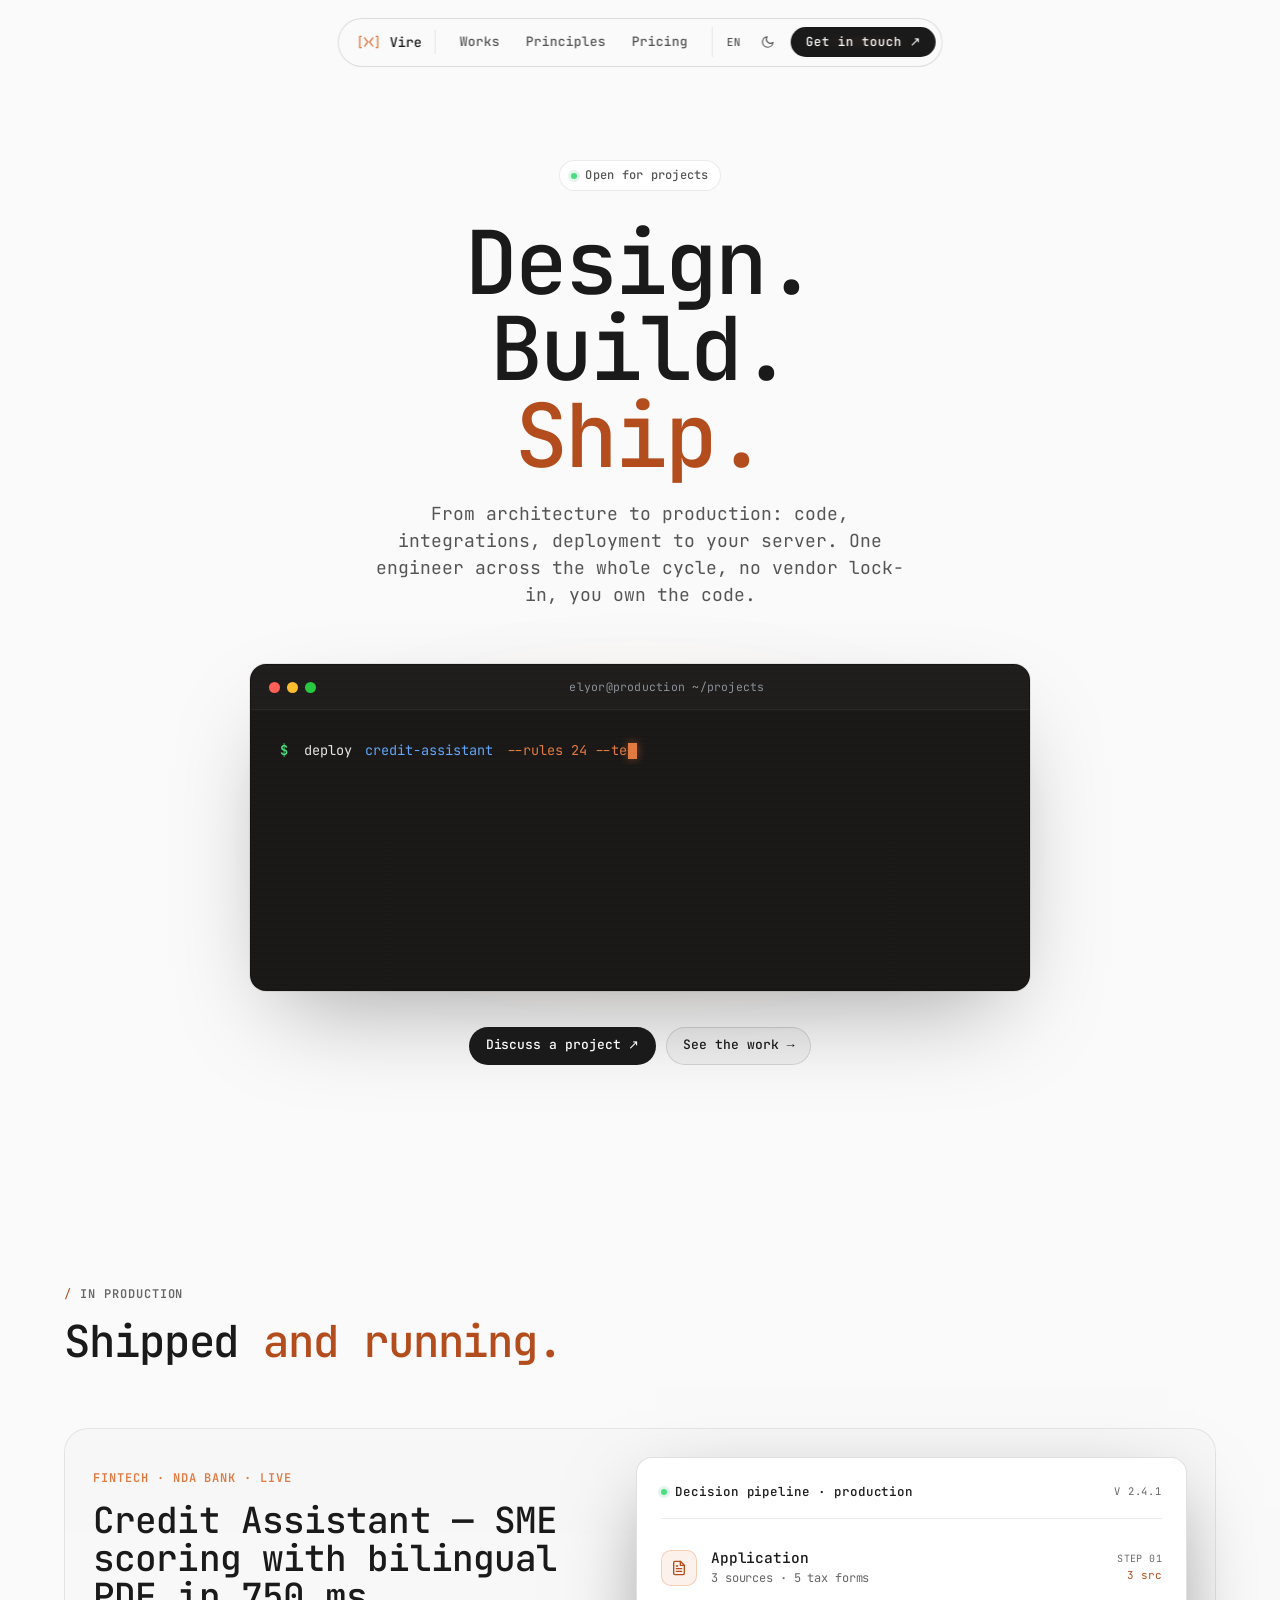
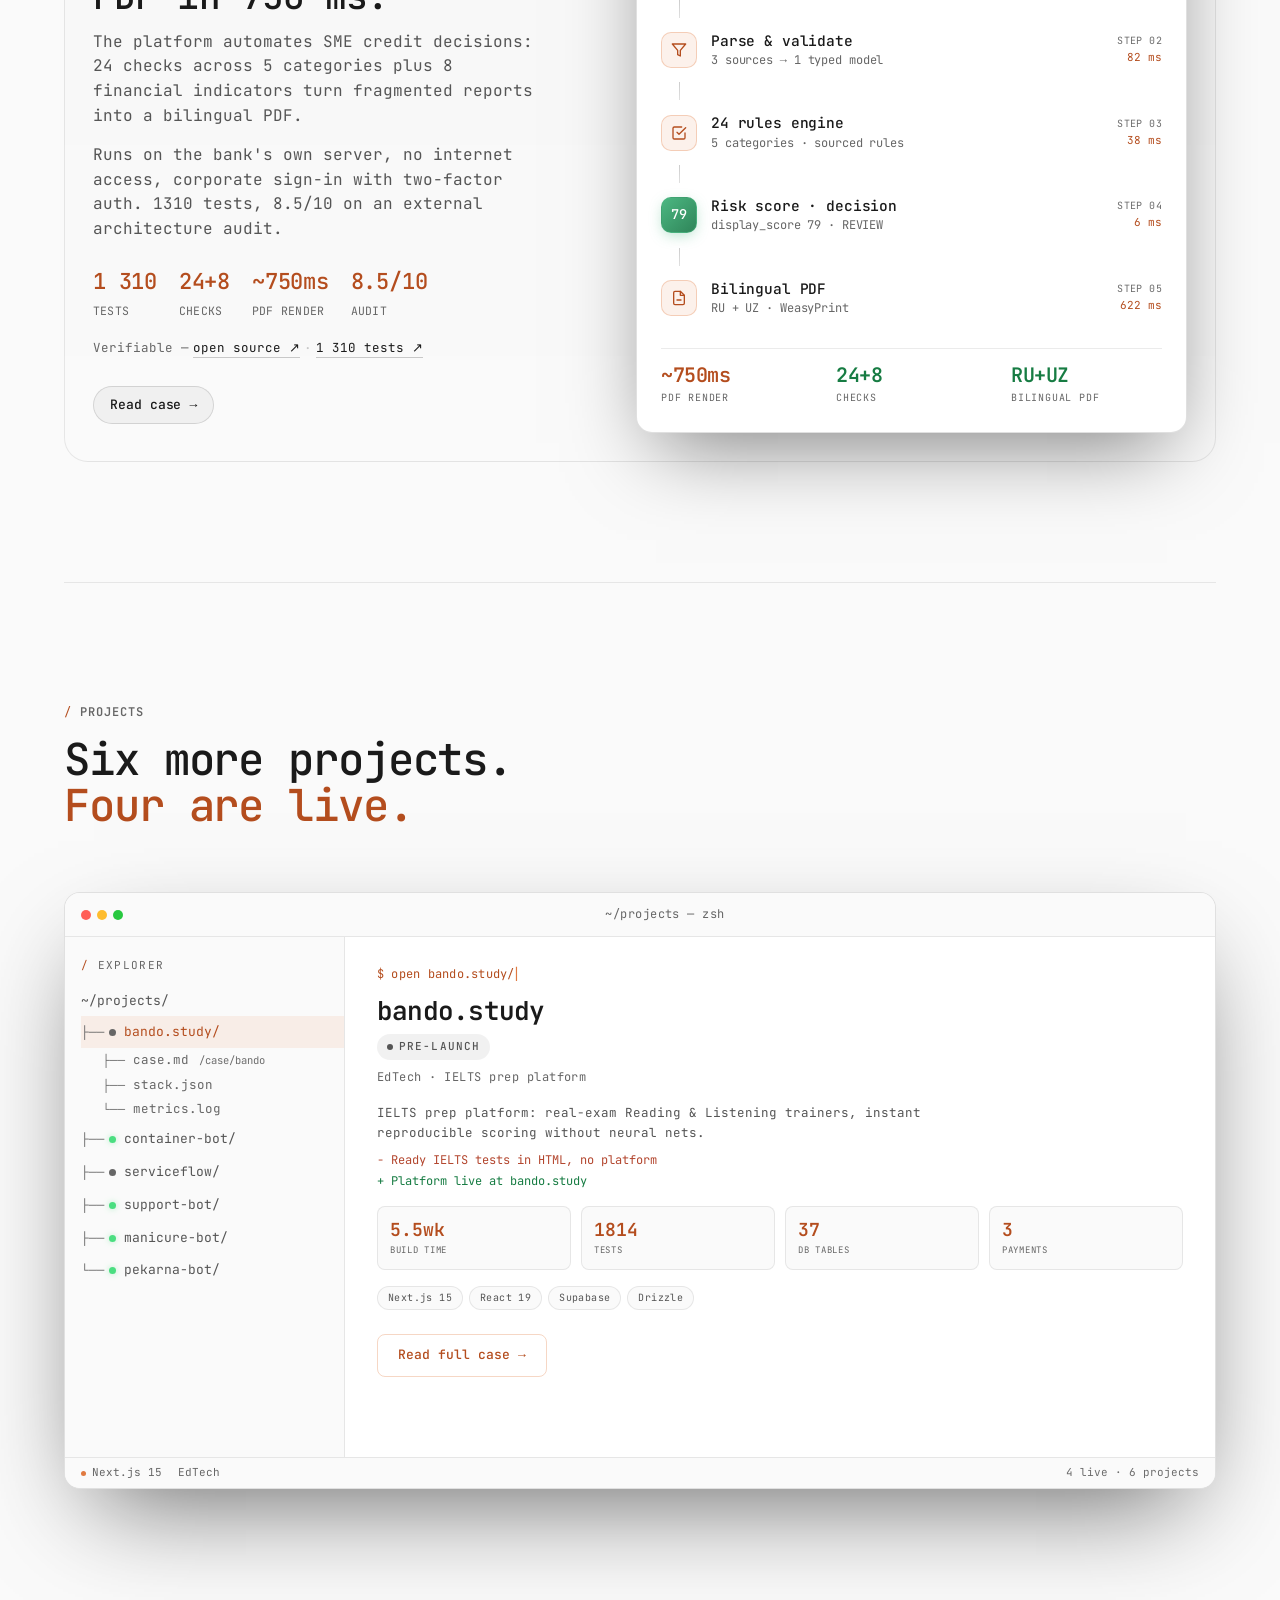
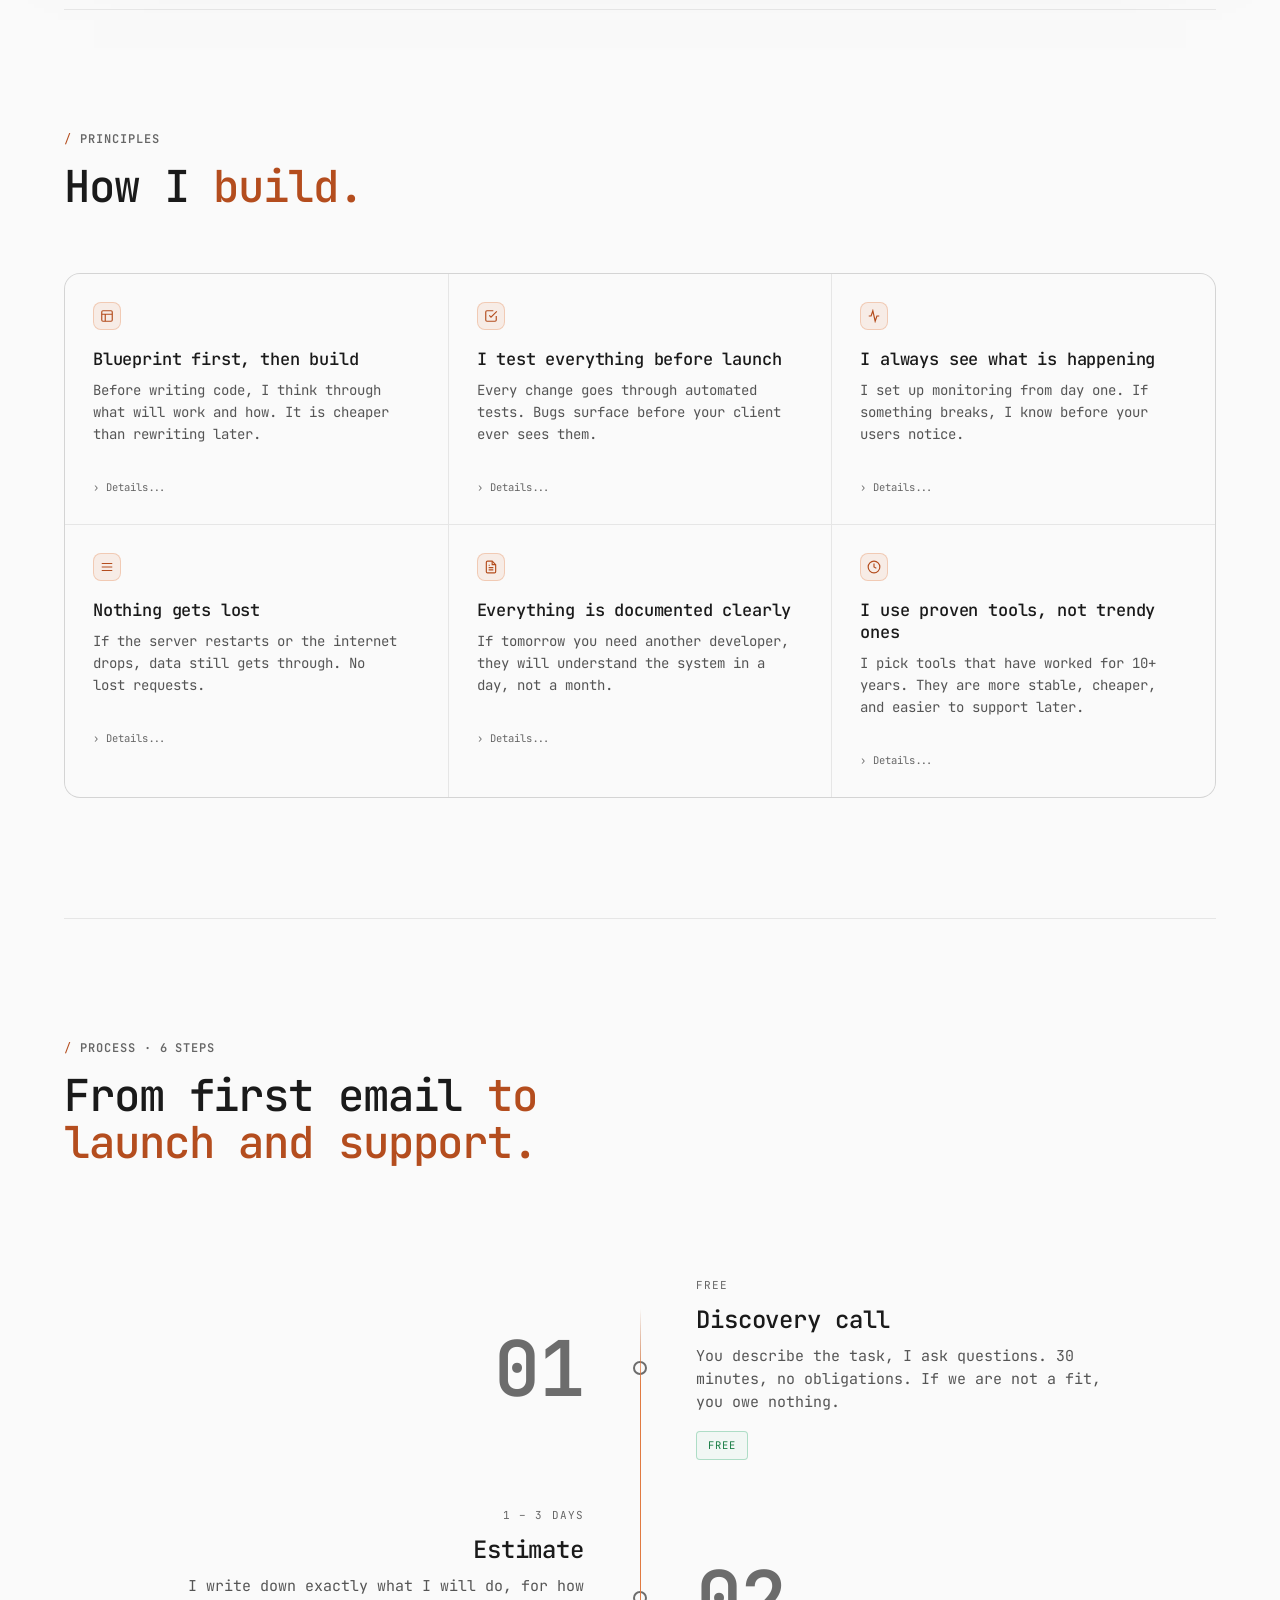
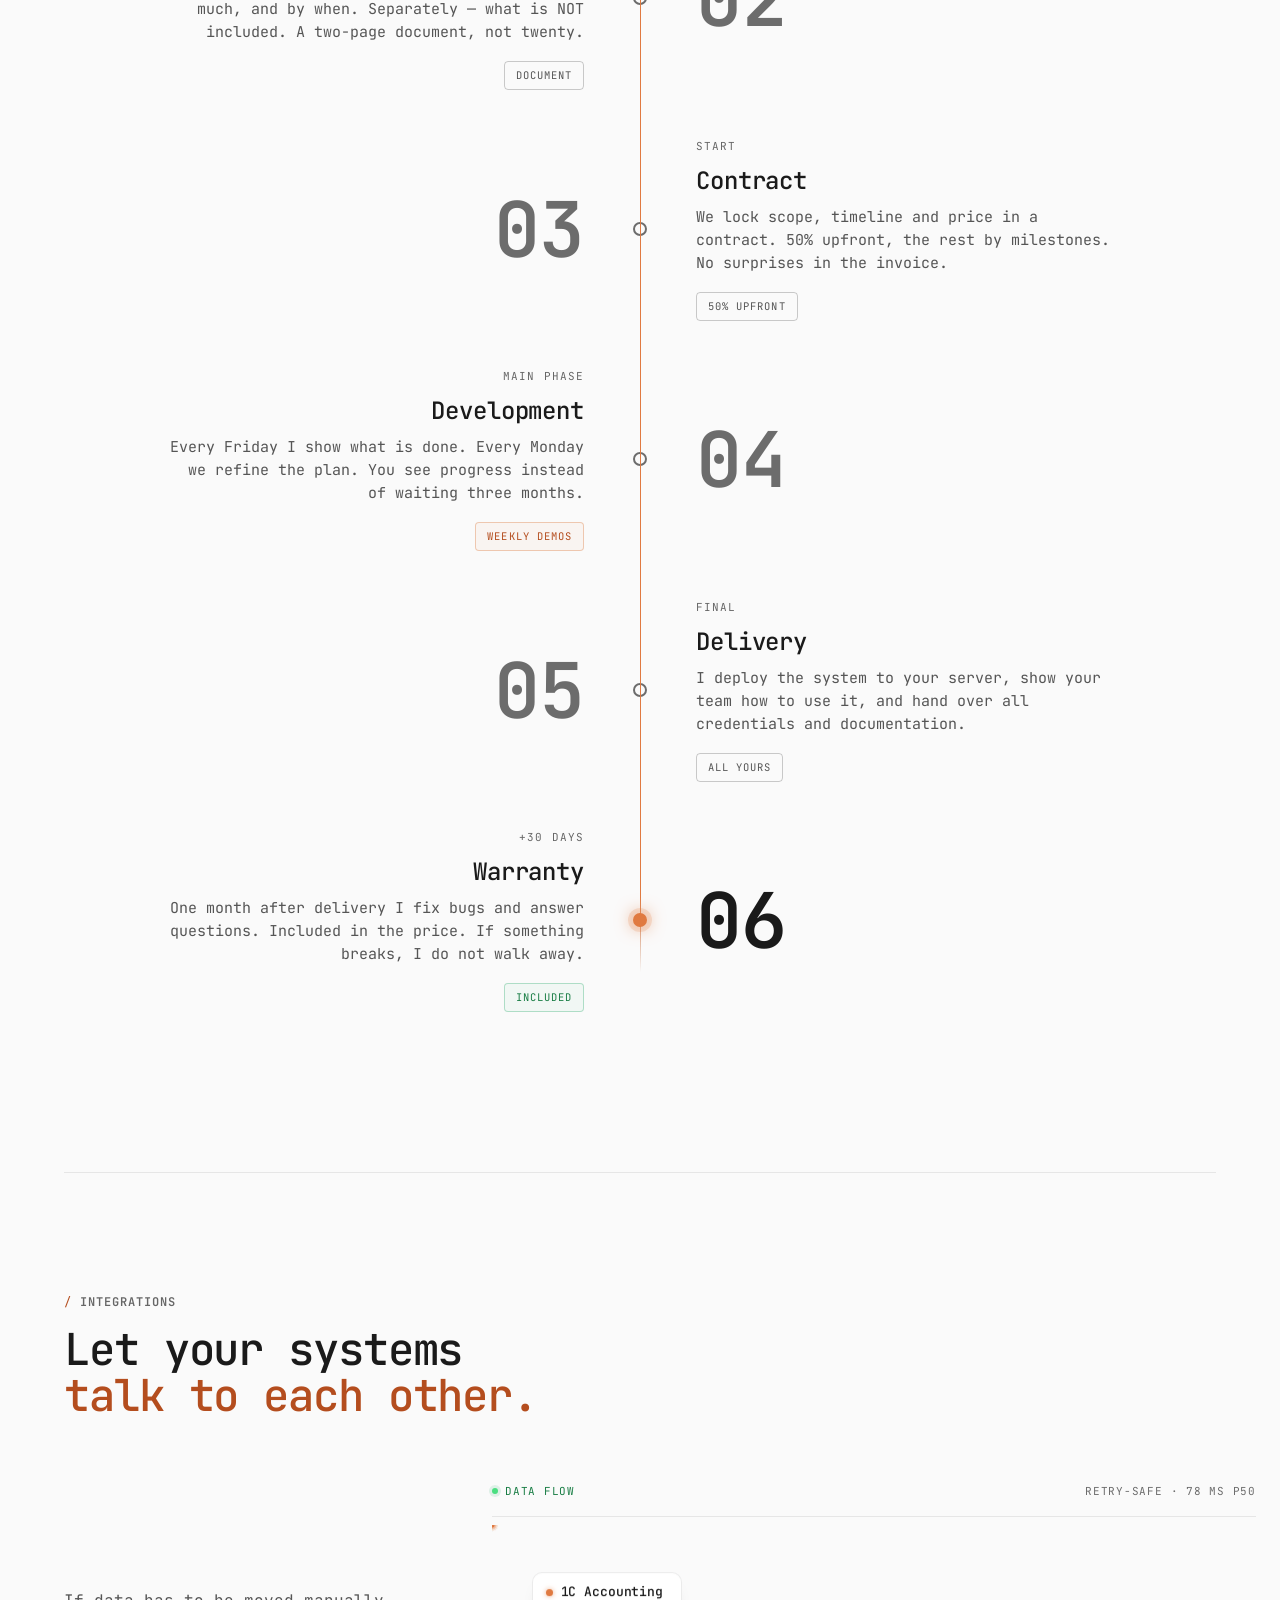
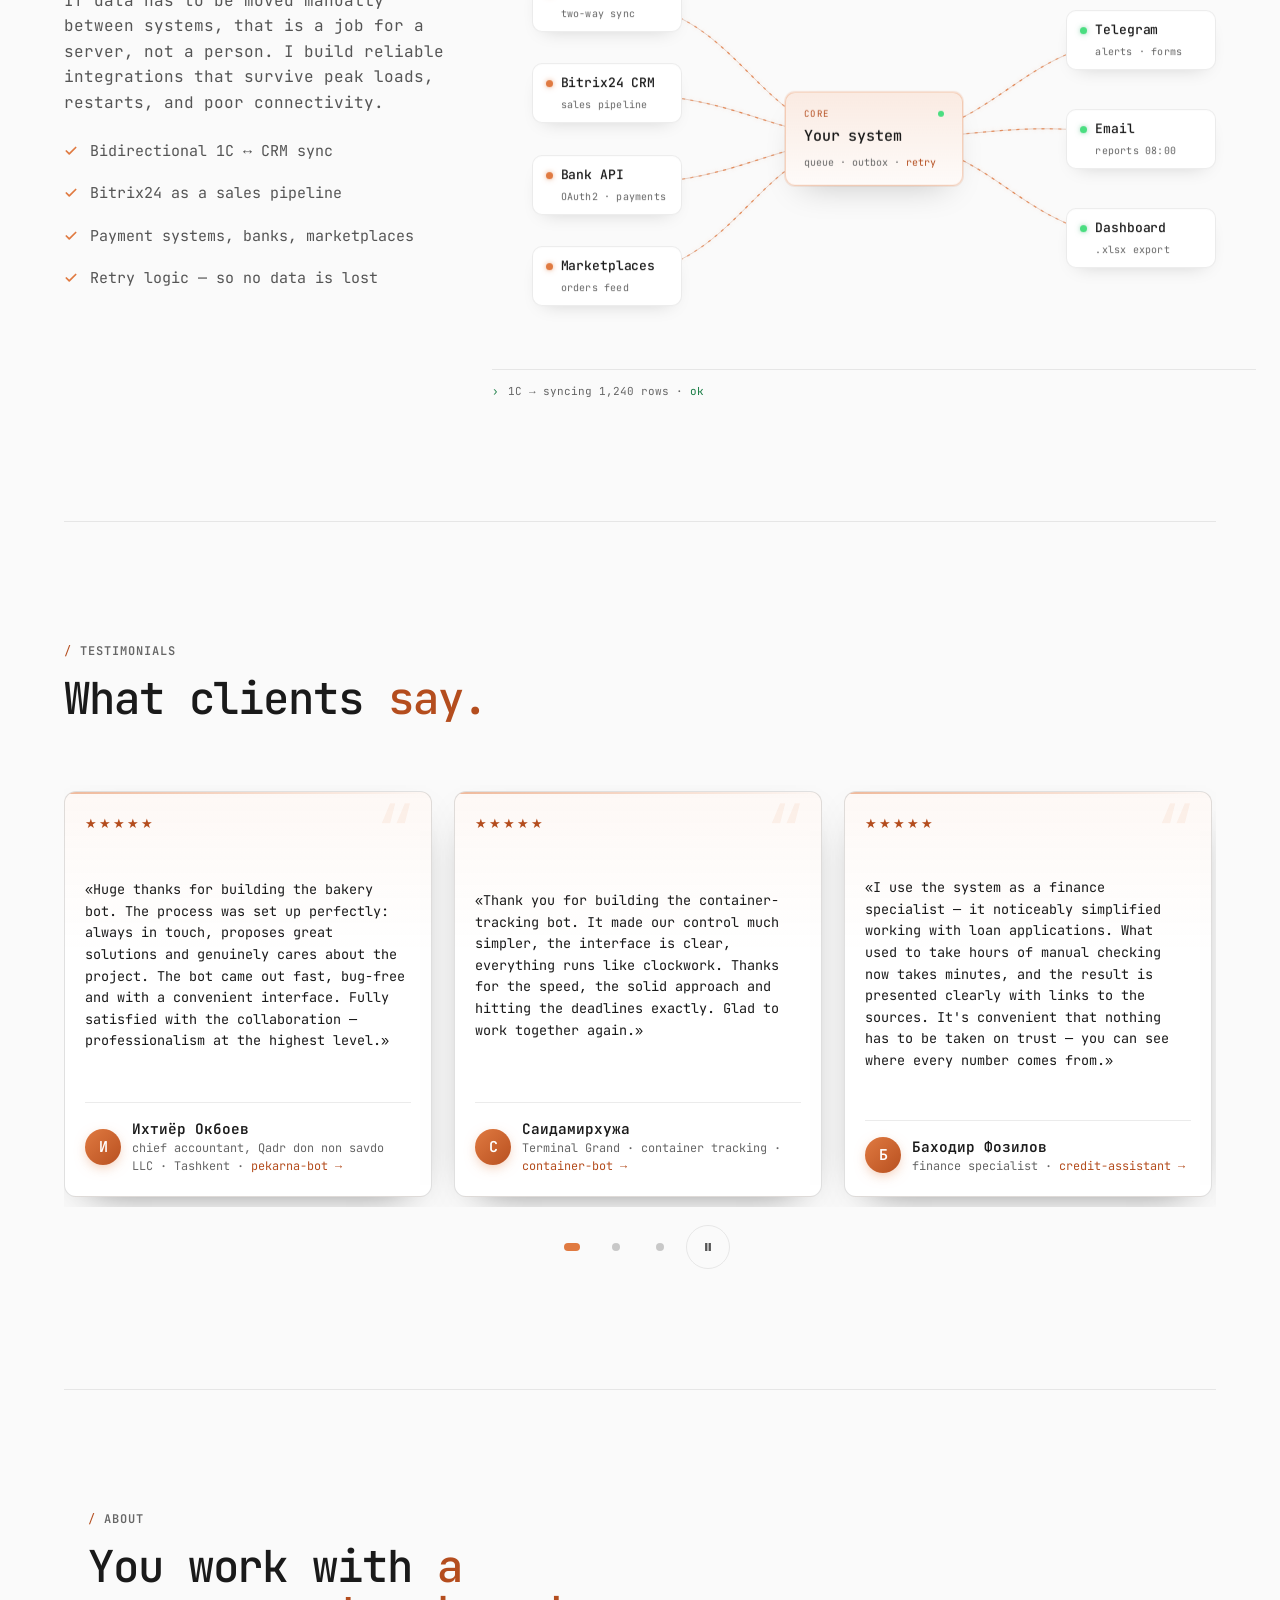
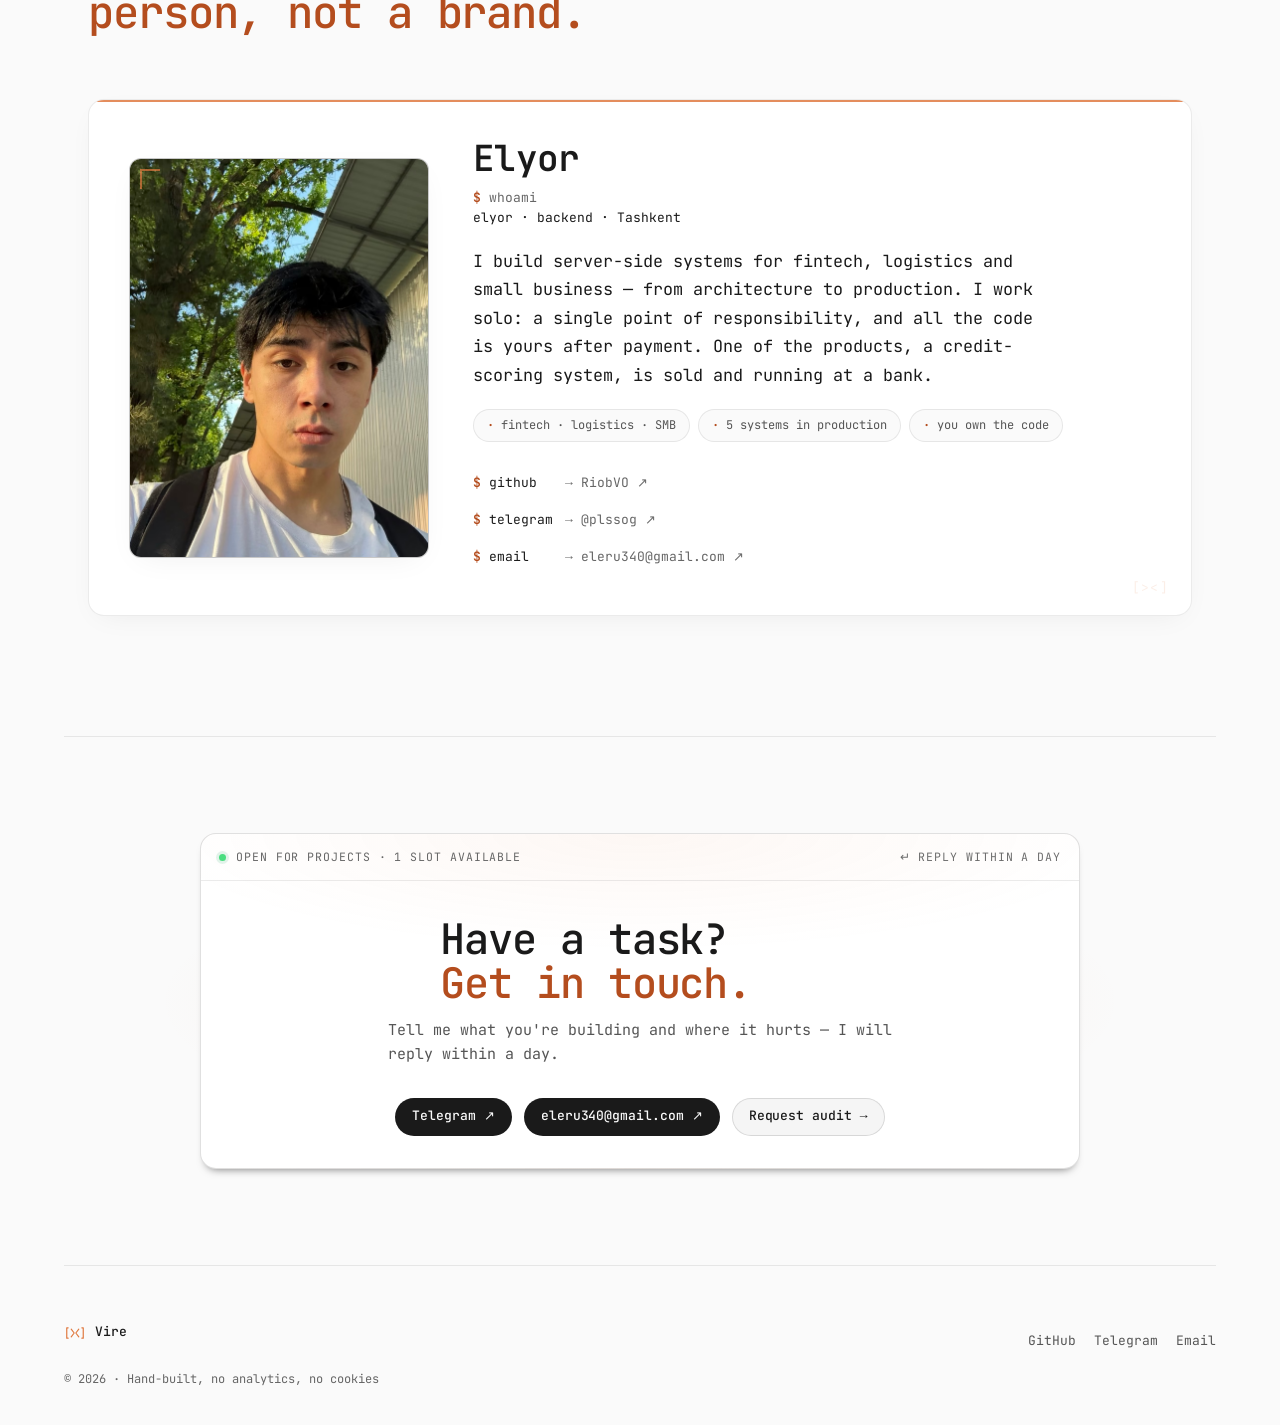
<file: index.html>
<!DOCTYPE html>
<html lang="ru">
<head>
<meta charset="UTF-8">
<meta name="viewport" content="width=device-width, initial-scale=1.0">
<title>Цифровые продукты под ключ · Ташкент · Vire</title>
<meta name="description" content="Превращаю бизнес-процессы в работающий софт: боты, сервисы, системы — под ключ, с тестами и документацией. Ташкент, Узбекистан.">
<meta property="og:title" content="Цифровые продукты под ключ · Ташкент">
<meta property="og:description" content="Превращаю бизнес-процессы в работающий софт: боты, сервисы, системы — под ключ, с тестами и документацией.">
<meta property="og:type" content="website">
<meta property="og:url" content="https://vire.dev/">
<link rel="canonical" href="https://vire.dev/">
<meta property="og:locale" content="ru_RU">
<meta property="og:locale:alternate" content="en_US">
<meta property="og:image" content="https://vire.dev/og/home.png">
<meta property="og:image:width" content="1200">
<meta property="og:image:height" content="630">
<meta name="twitter:card" content="summary_large_image">
<meta name="twitter:title" content="Цифровые продукты под ключ · Ташкент">
<meta name="twitter:description" content="Превращаю бизнес-процессы в работающий софт: боты, сервисы, системы — под ключ, с тестами и документацией.">
<meta name="twitter:image" content="https://vire.dev/og/home.png">
<link rel="preload" href="styles/fonts/jbm-400-latin.woff2" as="font" type="font/woff2" crossorigin>
<link rel="preload" href="styles/fonts/jbm-400-cyrillic.woff2" as="font" type="font/woff2" crossorigin>
<link rel="icon" href="favicon.svg" type="image/svg+xml">
<link rel="apple-touch-icon" href="apple-touch-icon.svg">
<link rel="stylesheet" href="styles/base.css">
<link rel="stylesheet" href="styles/components.css">
<template id="__bundler_thumbnail" data-bg-color="#1a1a1a">
  <svg aria-hidden="true" focusable="false" viewBox="0 0 1200 800" xmlns="http://www.w3.org/2000/svg">
    <defs>
      <radialGradient id="g" cx="50%" cy="35%" r="50%">
        <stop offset="0%" stop-color="#E07A41" stop-opacity="0.4"/>
        <stop offset="100%" stop-color="#E07A41" stop-opacity="0"/>
      </radialGradient>
      <linearGradient id="t" x1="0" y1="0" x2="1" y2="1">
        <stop offset="0%" stop-color="#ffd4b0"/>
        <stop offset="50%" stop-color="#E07A41"/>
        <stop offset="100%" stop-color="#f0a06a"/>
      </linearGradient>
    </defs>
    <rect width="1200" height="800" fill="#1a1a1a"/>
    <ellipse cx="600" cy="280" rx="500" ry="240" fill="url(#g)"/>
    <text x="600" y="420" font-family="JetBrains Mono, monospace" font-size="120" font-weight="500" text-anchor="middle" fill="url(#t)" letter-spacing="-4">Vire</text>
    <text x="600" y="490" font-family="JetBrains Mono, monospace" font-size="22" text-anchor="middle" fill="#8a8f98" letter-spacing="4">BACKEND ENGINEER</text>
  </svg>
</template>
<script type="application/ld+json">
{
  "@context": "https://schema.org",
  "@type": "Person",
  "name": "Элёр",
  "url": "https://vire.dev/",
  "jobTitle": "Backend Engineer",
  "description": "Backend-разработчик: серверные системы для финтеха, логистики и операционной автоматизации.",
  "address": { "@type": "PostalAddress", "addressLocality": "Ташкент", "addressCountry": "UZ" },
  "email": "eleru340@gmail.com",
  "knowsAbout": ["Backend development", "Software architecture", "Fintech", "Logistics automation", "AI integrations", "Code audit"],
  "sameAs": ["https://github.com/RiobVO", "https://t.me/plssog"]
}
</script>
</head>
<body data-theme="dark">
<a href="#main" class="skip-link"><span data-lang="ru">К содержимому</span><span data-lang="en">Skip to content</span></a>

<!-- ── Floating pill nav ── -->
<nav class="nav-pill" aria-label="Primary">
  <a href="/" class="brand">
    <span class="logo-mark"><svg aria-hidden="true" focusable="false" width="24" height="24" viewBox="0 0 128 128" fill="none" stroke="currentColor" stroke-width="7" stroke-linecap="round" stroke-linejoin="round"><polyline points="24,34 16,34 16,94 24,94"/><polyline points="42,42 59,64 42,86"/><polyline points="86,42 69,64 86,86"/><polyline points="104,34 112,34 112,94 104,94"/></svg></span>
    <span>Vire</span>
  </a>
  <div class="links">
    <a href="/#work"><span data-lang="ru">Работы</span><span data-lang="en">Works</span></a>
    <a href="/#principles"><span data-lang="ru">Принципы</span><span data-lang="en">Principles</span></a>
    <a href="/pricing"><span data-lang="ru">Цены</span><span data-lang="en">Pricing</span></a>
  </div>
  <div class="tools">
    <button type="button" class="icon-btn" data-lang-cycle aria-label="RU, switch to English">
      <span data-lang-label>RU</span>
    </button>
    <button type="button" class="icon-btn" data-theme-btn aria-label="Toggle theme"></button>
  </div>
  <a href="https://t.me/plssog" class="btn primary cta">
    <span data-lang="ru">Связаться</span><span data-lang="en">Get in touch</span>
    <span class="arrow">↗</span>
  </a>
</nav>

<div class="shell" id="main" data-screen-label="home">

  <!-- ── HERO ── -->
  <section class="hero">
    <div class="eyebrow reveal d1">
      <span class="dot"></span>
      <span data-lang="ru">Открыт для проектов</span>
      <span data-lang="en">Open for projects</span>
    </div>
    <h1 class="display reveal d2">
      <span data-lang="ru">
        Проектирую.<br>
        Строю.<br>
        <span class="accent-gradient">Запускаю.</span>
      </span>
      <span data-lang="en">
        Design.<br>
        Build.<br>
        <span class="accent-gradient">Ship.</span>
      </span>
    </h1>
    <p class="lede reveal d3">
      <span data-lang="ru">От архитектуры до продакшена: код, интеграции, деплой на ваш сервер. Один инженер на весь цикл, без зависимости от подрядчика, весь код ваш.</span>
      <span data-lang="en">From architecture to production: code, integrations, deployment to your server. One engineer across the whole cycle, no vendor lock-in, you own the code.</span>
    </p>

    <div class="hero-terminal-wrap reveal d4">
      <div class="hero-terminal" id="hero-term-card">
        <div class="term-bar">
          <span class="term-dot r"></span>
          <span class="term-dot y"></span>
          <span class="term-dot g"></span>
          <span class="term-title">elyor@production ~/projects</span>
        </div>
        <div class="term-body" id="hero-term">
          <div class="term-line" data-delay="300">
            <span class="t-prompt">$</span>
            <span class="t-cmd">deploy</span>
            <span class="t-flag">credit-assistant</span>
            <span class="t-val">--rules 24 --tests 1310</span>
          </div>
          <div class="term-line t-output" data-delay="1100">
            <span class="t-ok">✓</span> checks <span class="t-metric">24+8</span> · pdf <span class="t-metric">~750ms</span> · audit <span class="t-metric">8.5/10</span>
            <a href="/case/credit-assistant" class="t-link"><span data-lang="ru">→ кейс</span><span data-lang="en">→ case</span></a>
          </div>
          <div class="term-line" data-delay="2200">
            <span class="t-prompt">$</span>
            <span class="t-cmd">deploy</span>
            <span class="t-flag">support-bot</span>
            <span class="t-val">--users 4500 --integration bitrix24</span>
          </div>
          <div class="term-line t-output" data-delay="3000">
            <span class="t-ok">✓</span> hr load <span class="t-metric">−70%</span> · forms · auto-routing
            <a href="/case/support-bot" class="t-link"><span data-lang="ru">→ кейс</span><span data-lang="en">→ case</span></a>
          </div>
          <div class="term-line" data-delay="4100">
            <span class="t-prompt">$</span>
            <span class="t-cmd">deploy</span>
            <span class="t-flag">container-terminal</span>
            <span class="t-val">--terminals 3 --validation iso6346</span>
          </div>
          <div class="term-line t-output" data-delay="4900">
            <span class="t-ok">✓</span> <span class="t-metric">78ms</span> · xlsx reports · 3 terminals live
            <a href="/case/container-bot" class="t-link"><span data-lang="ru">→ кейс</span><span data-lang="en">→ case</span></a>
          </div>
          <div class="term-line" data-delay="6000">
            <span class="t-prompt">$</span>
            <span class="t-cmd">status</span>
            <span class="t-flag">--all</span>
          </div>
          <div class="term-line t-output" data-delay="6600">
            <span class="t-ok">✓</span> all systems operational · <span class="t-metric">ready for next project</span><span class="t-cursor"></span>
          </div>
        </div>
      </div>
    </div>

    <div class="ctas reveal d5">
      <a href="https://t.me/plssog" class="btn primary">
        <span data-lang="ru">Обсудить проект</span><span data-lang="en">Discuss a project</span>
        <span class="arrow">↗</span>
      </a>
      <a href="#featured" class="btn secondary">
        <span data-lang="ru">Смотреть работы</span><span data-lang="en">See the work</span>
        <span class="arrow">→</span>
      </a>
    </div>
  </section>

  <!-- ── FEATURED WORK ── -->
  <section class="spread" id="featured">
    <div class="section-head reveal">
      <span class="kicker"><span data-lang="ru">В продакшене</span><span data-lang="en">In production</span></span>
      <h2 class="headline"><span data-lang="ru">Запущено <span class="accent-gradient">и работает.</span></span><span data-lang="en">Shipped <span class="accent-gradient">and running.</span></span></h2>
    </div>

    <div class="feature-block reveal">
      <div class="copy">
        <span class="kicker no-bar" style="color: var(--accent-cyan);">Fintech · NDA bank · live</span>
        <h3><span data-lang="ru">Credit Assistant — скоринг заявок малого бизнеса, двуязычный PDF за 750&nbsp;мс.</span><span data-lang="en">Credit Assistant — SME scoring with bilingual PDF in 750&nbsp;ms.</span></h3>
        <p>
          <span data-lang="ru">Платформа автоматизирует кредитное решение по малому бизнесу: 24 проверки в 5 категориях плюс 8 финансовых показателей превращают разрозненную отчётность в двуязычный PDF.</span><span data-lang="en">The platform automates SME credit decisions: 24 checks across 5 categories plus 8 financial indicators turn fragmented reports into a bilingual PDF.</span>
        </p>
        <p>
          <span data-lang="ru">Работает на сервере банка без выхода в интернет, вход по корпоративному логину с двухфакторной защитой. 1310 тестов, 8.5/10 на внешнем аудите архитектуры.</span><span data-lang="en">Runs on the bank's own server, no internet access, corporate sign-in with two-factor auth. 1310 tests, 8.5/10 on an external architecture audit.</span>
        </p>
        <div class="meta-row">
          <div class="stat">
            <span class="v"><em>1 310</em></span>
            <span class="l">TESTS</span>
          </div>
          <div class="stat">
            <span class="v">24<em>+8</em></span>
            <span class="l">CHECKS</span>
          </div>
          <div class="stat">
            <span class="v">~750<em>ms</em></span>
            <span class="l">PDF RENDER</span>
          </div>
          <div class="stat">
            <span class="v"><em>8.5</em>/10</span>
            <span class="l">AUDIT</span>
          </div>
        </div>
        <p class="feature-proof">
          <span data-lang="ru">Проверяемо — </span><span data-lang="en">Verifiable — </span>
          <a class="inline-link" href="https://github.com/RiobVO/credit-assistant" target="_blank" rel="noopener"><span data-lang="ru">открытый код</span><span data-lang="en">open source</span> ↗</a>
          <span class="fp-sep"> · </span>
          <a class="inline-link" href="https://github.com/RiobVO/credit-assistant/tree/main/tests" target="_blank" rel="noopener">1&nbsp;310 <span data-lang="ru">тестов</span><span data-lang="en">tests</span> ↗</a>
        </p>
        <div class="cta-row">
          <a href="/case/credit-assistant" class="btn secondary">
            <span data-lang="ru">Читать кейс</span><span data-lang="en">Read case</span>
            <span class="arrow">→</span>
          </a>
        </div>
      </div>

      <div class="visual">
        <div class="pipeline">
          <div class="pipe-head">
            <span class="title-row">Decision pipeline · production</span>
            <span class="meta">v 2.4.1</span>
          </div>
          <div class="pipe-stage">
            <span class="ico">
              <svg aria-hidden="true" focusable="false" viewBox="0 0 24 24" fill="none" stroke="currentColor" stroke-width="2" stroke-linecap="round" stroke-linejoin="round"><path d="M14 2H6a2 2 0 0 0-2 2v16a2 2 0 0 0 2 2h12a2 2 0 0 0 2-2V8z"/><path d="M14 2v6h6M16 13H8M16 17H8M10 9H8"/></svg>
            </span>
            <div class="meta">
              <div class="name">Application</div>
              <div class="sub">3 sources · 5 tax forms</div>
            </div>
            <div class="stamp">
              <span class="step">STEP 01</span>
              <span class="t">3 src</span>
            </div>
          </div>
          <div class="pipe-link"><div class="vline"></div></div>
          <div class="pipe-stage">
            <span class="ico">
              <svg aria-hidden="true" focusable="false" viewBox="0 0 24 24" fill="none" stroke="currentColor" stroke-width="2" stroke-linecap="round" stroke-linejoin="round"><polygon points="22 3 2 3 10 12.46 10 19 14 21 14 12.46 22 3"/></svg>
            </span>
            <div class="meta">
              <div class="name">Parse &amp; validate</div>
              <div class="sub">3 sources → 1 typed model</div>
            </div>
            <div class="stamp">
              <span class="step">STEP 02</span>
              <span class="t">82 ms</span>
            </div>
          </div>
          <div class="pipe-link"><div class="vline"></div></div>
          <div class="pipe-stage">
            <span class="ico">
              <svg aria-hidden="true" focusable="false" viewBox="0 0 24 24" fill="none" stroke="currentColor" stroke-width="2" stroke-linecap="round" stroke-linejoin="round"><path d="M9 11l3 3L22 4"/><path d="M21 12v7a2 2 0 0 1-2 2H5a2 2 0 0 1-2-2V5a2 2 0 0 1 2-2h11"/></svg>
            </span>
            <div class="meta">
              <div class="name">24 rules engine</div>
              <div class="sub">5 categories · sourced rules</div>
            </div>
            <div class="stamp">
              <span class="step">STEP 03</span>
              <span class="t">38 ms</span>
            </div>
          </div>
          <div class="pipe-link"><div class="vline"></div></div>
          <div class="pipe-stage">
            <span class="ico score">79</span>
            <div class="meta">
              <div class="name">Risk score · decision</div>
              <div class="sub">display_score 79 · REVIEW</div>
            </div>
            <div class="stamp">
              <span class="step">STEP 04</span>
              <span class="t">6 ms</span>
            </div>
          </div>
          <div class="pipe-link"><div class="vline"></div></div>
          <div class="pipe-stage">
            <span class="ico">
              <svg aria-hidden="true" focusable="false" viewBox="0 0 24 24" fill="none" stroke="currentColor" stroke-width="2" stroke-linecap="round" stroke-linejoin="round"><path d="M14 2H6a2 2 0 0 0-2 2v16a2 2 0 0 0 2 2h12a2 2 0 0 0 2-2V8z"/><polyline points="14 2 14 8 20 8"/><line x1="9" y1="15" x2="15" y2="15"/></svg>
            </span>
            <div class="meta">
              <div class="name">Bilingual PDF</div>
              <div class="sub">RU + UZ · WeasyPrint</div>
            </div>
            <div class="stamp">
              <span class="step">STEP 05</span>
              <span class="t">622 ms</span>
            </div>
          </div>
          <div class="pipe-footer">
            <div class="cell">
              <span class="v">~750<em>ms</em></span>
              <span class="l">PDF RENDER</span>
            </div>
            <div class="cell">
              <span class="v">24<em>+8</em></span>
              <span class="l">CHECKS</span>
            </div>
            <div class="cell">
              <span class="v">RU+UZ</span>
              <span class="l">BILINGUAL PDF</span>
            </div>
          </div>
        </div>
      </div>
    </div>
  </section>

  <!-- ── ALL WORK — CLI browser ── -->
  <section class="spread" id="work">
    <div class="section-head reveal">
      <span class="kicker"><span data-lang="ru">Проекты</span><span data-lang="en">Projects</span></span>
      <h2 class="headline"><span data-lang="ru">Ещё шесть проектов. <span class="accent-gradient">Четыре запущены.</span></span><span data-lang="en">Six more projects. <span class="accent-gradient">Four are live.</span></span></h2>
    </div>

    <div class="workstation reveal d1">
      <div class="ws-titlebar">
        <div class="ws-dots"><span></span><span></span><span></span></div>
        <div class="ws-title">~/projects — zsh</div>
      </div>
      <div class="ws-split">
        <aside class="ws-tree" id="wsTree"></aside>
        <div class="ws-detail" id="wsDetail"></div>
      </div>
      <div class="ws-statusbar" id="wsStatus"></div>
      <noscript>
        <div class="ws-noscript">
          <p><span data-lang="ru">Проекты — откройте кейс:</span><span data-lang="en">Projects — open a case:</span></p>
          <ul>
            <li><a href="/case/bando">bando.study — <span data-lang="ru">платформа подготовки к IELTS</span><span data-lang="en">IELTS prep platform</span></a></li>
            <li><a href="/case/container-bot">container-bot — <span data-lang="ru">логистика, учёт контейнеров</span><span data-lang="en">logistics, container tracking</span></a></li>
            <li><a href="/case/serviceflow">serviceflow — <span data-lang="ru">открытая референс-архитектура</span><span data-lang="en">open reference architecture</span></a></li>
            <li><a href="/case/support-bot">support-bot — <span data-lang="ru">внутренняя поддержка, 4500 сотрудников</span><span data-lang="en">internal support, 4,500 employees</span></a></li>
            <li><a href="/case/manicure-bot">manicure-bot — <span data-lang="ru">SaaS-запись для салонов</span><span data-lang="en">per-salon booking SaaS</span></a></li>
            <li><a href="/case/pekarna-bot">pekarna-bot — <span data-lang="ru">B2B-заказы для пекарни</span><span data-lang="en">B2B bakery ordering</span></a></li>
          </ul>
        </div>
      </noscript>
    </div>
  </section>

  <!-- ── PRINCIPLES ── -->
  <section class="spread" id="principles">
    <div class="section-head reveal">
      <span class="kicker"><span data-lang="ru">Принципы</span><span data-lang="en">Principles</span></span>
      <h2 class="headline"><span data-lang="ru">Как я <span class="accent-gradient">строю.</span></span><span data-lang="en">How I <span class="accent-gradient">build.</span></span></h2>
    </div>

    <div class="principles-grid reveal">
      <div class="principle-cell">
        <div class="icon">
          <svg aria-hidden="true" focusable="false" viewBox="0 0 24 24" fill="none" stroke="currentColor" stroke-width="2"><rect x="3" y="3" width="18" height="18" rx="2"/><path d="M3 9h18M9 21V9"/></svg>
        </div>
        <h3><span data-lang="ru">Сначала чертёж, потом стройка</span><span data-lang="en">Blueprint first, then build</span></h3>
        <p><span data-lang="ru">Прежде чем писать код, продумываю, что и как будет работать. Это дешевле, чем потом переделывать.</span><span data-lang="en">Before writing code, I think through what will work and how. It is cheaper than rewriting later.</span></p>
        <div class="pc-demo">
          <div class="pc-demo-inner">
            <span data-lang="ru"><strong>Например:</strong> для банка мы за неделю обсуждений и схем сэкономили <strong>3 месяца</strong> переписывания кода. Час на чертёж экономит день на стройке.</span><span data-lang="en"><strong>Example:</strong> for a bank, a week of discussions and diagrams saved <strong>3 months</strong> of rewriting code. An hour on a blueprint saves a day on the build.</span>
          </div>
        </div>
        <span class="pc-cta"><span class="arr">›</span> <span><span data-lang="ru">Подробнее...</span><span data-lang="en">Details...</span></span></span>
      </div>

      <div class="principle-cell">
        <div class="icon">
          <svg aria-hidden="true" focusable="false" viewBox="0 0 24 24" fill="none" stroke="currentColor" stroke-width="2"><path d="M9 11l3 3L22 4"/><path d="M21 12v7a2 2 0 0 1-2 2H5a2 2 0 0 1-2-2V5a2 2 0 0 1 2-2h11"/></svg>
        </div>
        <h3><span data-lang="ru">Проверяю всё перед запуском</span><span data-lang="en">I test everything before launch</span></h3>
        <p><span data-lang="ru">Каждое изменение проходит автоматические тесты. Ошибка всплывает до того, как её увидит ваш клиент.</span><span data-lang="en">Every change goes through automated tests. Bugs surface before your client ever sees them.</span></p>
        <div class="pc-demo">
          <div class="pc-demo-inner">
            <span data-lang="ru"><strong>В цифрах:</strong> в одном из проектов <strong>1 310 автоматических проверок</strong> запускаются при каждом изменении кода. Если что-то ломается — сборка падает, и в прод это не уходит.</span><span data-lang="en"><strong>In numbers:</strong> in one project <strong>1,310 automated checks</strong> run on every code change. If something breaks, the build fails and nothing reaches production.</span>
          </div>
        </div>
        <span class="pc-cta"><span class="arr">›</span> <span><span data-lang="ru">Подробнее...</span><span data-lang="en">Details...</span></span></span>
      </div>

      <div class="principle-cell">
        <div class="icon">
          <svg aria-hidden="true" focusable="false" viewBox="0 0 24 24" fill="none" stroke="currentColor" stroke-width="2"><path d="M3 12h4l3-9 4 18 3-9h4"/></svg>
        </div>
        <h3><span data-lang="ru">Всегда вижу, что происходит</span><span data-lang="en">I always see what is happening</span></h3>
        <p><span data-lang="ru">Подключаю мониторинг с первого дня. Если что-то сломается, узнаю раньше, чем заметят пользователи.</span><span data-lang="en">I set up monitoring from day one. If something breaks, I know before your users notice.</span></p>
        <div class="pc-demo">
          <div class="pc-demo-inner">
            <span data-lang="ru"><strong>На практике:</strong> если время ответа сервера превысит секунду, мне приходит уведомление в Telegram. Чиню до того, как ваши клиенты заметят.</span><span data-lang="en"><strong>In practice:</strong> if server response time exceeds one second, I get a Telegram alert. I fix it before your clients notice.</span>
          </div>
        </div>
        <span class="pc-cta"><span class="arr">›</span> <span><span data-lang="ru">Подробнее...</span><span data-lang="en">Details...</span></span></span>
      </div>

      <div class="principle-cell">
        <div class="icon">
          <svg aria-hidden="true" focusable="false" viewBox="0 0 24 24" fill="none" stroke="currentColor" stroke-width="2"><path d="M3 6h18M3 12h18M3 18h18"/></svg>
        </div>
        <h3><span data-lang="ru">Ничего не теряется</span><span data-lang="en">Nothing gets lost</span></h3>
        <p><span data-lang="ru">Если сервер перезагрузился или пропал интернет — данные всё равно дойдут. Никаких пропавших заявок.</span><span data-lang="en">If the server restarts or the internet drops, data still gets through. No lost requests.</span></p>
        <div class="pc-demo">
          <div class="pc-demo-inner">
            <span data-lang="ru"><strong>Пример:</strong> бот в Telegram упал на 5 минут — но 18 заявок, пришедших в это время, уже лежали в нашей базе. Когда поднялся — все ушли в CRM. Клиент даже не заметил.</span><span data-lang="en"><strong>Example:</strong> the Telegram bot went down for 5 minutes, but 18 requests received during that time were already in our database. When it came back up, all of them went to the CRM. The client did not even notice.</span>
          </div>
        </div>
        <span class="pc-cta"><span class="arr">›</span> <span><span data-lang="ru">Подробнее...</span><span data-lang="en">Details...</span></span></span>
      </div>

      <div class="principle-cell">
        <div class="icon">
          <svg aria-hidden="true" focusable="false" viewBox="0 0 24 24" fill="none" stroke="currentColor" stroke-width="2"><path d="M14 2H6a2 2 0 0 0-2 2v16a2 2 0 0 0 2 2h12a2 2 0 0 0 2-2V8z"/><path d="M14 2v6h6M16 13H8M16 17H8M10 9H8"/></svg>
        </div>
        <h3><span data-lang="ru">Всё описано понятным языком</span><span data-lang="en">Everything is documented clearly</span></h3>
        <p><span data-lang="ru">Если завтра вам понадобится другой разработчик — он разберётся в системе за день, а не за месяц.</span><span data-lang="en">If tomorrow you need another developer, they will understand the system in a day, not a month.</span></p>
        <div class="pc-demo">
          <div class="pc-demo-inner">
            <span data-lang="ru"><strong>Гарантия независимости:</strong> вы не привязаны ко мне навсегда. Инструкции, схемы, обоснования решений лежат рядом с кодом. Любой опытный разработчик подхватит проект.</span><span data-lang="en"><strong>Independence guarantee:</strong> you are not locked in forever. Instructions, diagrams, and decision rationale live next to the code. Any experienced developer can pick up the project.</span>
          </div>
        </div>
        <span class="pc-cta"><span class="arr">›</span> <span><span data-lang="ru">Подробнее...</span><span data-lang="en">Details...</span></span></span>
      </div>

      <div class="principle-cell">
        <div class="icon">
          <svg aria-hidden="true" focusable="false" viewBox="0 0 24 24" fill="none" stroke="currentColor" stroke-width="2"><circle cx="12" cy="12" r="10"/><path d="M12 6v6l4 2"/></svg>
        </div>
        <h3><span data-lang="ru">Использую проверенное, не модное</span><span data-lang="en">I use proven tools, not trendy ones</span></h3>
        <p><span data-lang="ru">Беру инструменты, которые работают 10+ лет. Так стабильнее, дешевле и проще найти специалиста позже.</span><span data-lang="en">I pick tools that have worked for 10+ years. They are more stable, cheaper, and easier to support later.</span></p>
        <div class="pc-demo">
          <div class="pc-demo-inner">
            <span data-lang="ru"><strong>Логика:</strong> Python работает с 1991 года, Postgres — с 1996-го. Они никуда не денутся. А «модный фреймворк года» может умереть через 18 месяцев — и вы остаётесь с кодом, который никто не поддерживает.</span><span data-lang="en"><strong>Logic:</strong> Python has been around since 1991, Postgres since 1996. They are not going anywhere. The "trendy framework of the year" might die in 18 months, leaving you with code nobody supports.</span>
          </div>
        </div>
        <span class="pc-cta"><span class="arr">›</span> <span><span data-lang="ru">Подробнее...</span><span data-lang="en">Details...</span></span></span>
      </div>
    </div>
  </section>

  <!-- ── PROCESS TIMELINE ── -->
  <section class="spread" id="process">
    <div class="section-head reveal">
      <span class="kicker"><span data-lang="ru">Процесс · 6 шагов</span><span data-lang="en">Process · 6 steps</span></span>
      <h2 class="headline"><span data-lang="ru">От первого письма <span class="accent-gradient">до запуска и поддержки.</span></span><span data-lang="en">From first email <span class="accent-gradient">to launch and support.</span></span></h2>
    </div>

    <div class="process-timeline reveal">
      <div class="pt-grid">

        <div class="pt-step in active">
          <span class="pt-num-big">01</span>
          <div class="pt-dot"></div>
          <div class="pt-content">
            <span class="pt-time"><span data-lang="ru">Бесплатно</span><span data-lang="en">Free</span></span>
            <h3><span data-lang="ru">Созвон</span><span data-lang="en">Discovery call</span></h3>
            <p><span data-lang="ru">Вы рассказываете задачу, я задаю вопросы. 30 минут, без обязательств. Если не подходим друг другу — ничего не должны.</span><span data-lang="en">You describe the task, I ask questions. 30 minutes, no obligations. If we are not a fit, you owe nothing.</span></p>
            <span class="pt-status done"><span data-lang="ru">бесплатно</span><span data-lang="en">free</span></span>
          </div>
        </div>

        <div class="pt-step">
          <span class="pt-num-big">02</span>
          <div class="pt-dot"></div>
          <div class="pt-content">
            <span class="pt-time"><span data-lang="ru">1 – 3 дня</span><span data-lang="en">1 – 3 days</span></span>
            <h3><span data-lang="ru">Оценка</span><span data-lang="en">Estimate</span></h3>
            <p><span data-lang="ru">Пишу что именно сделаю, за сколько и в какие сроки. Отдельно — что НЕ входит. Документ на две страницы, не на двадцать.</span><span data-lang="en">I write down exactly what I will do, for how much, and by when. Separately — what is NOT included. A two-page document, not twenty.</span></p>
            <span class="pt-status"><span data-lang="ru">документ</span><span data-lang="en">document</span></span>
          </div>
        </div>

        <div class="pt-step">
          <span class="pt-num-big">03</span>
          <div class="pt-dot"></div>
          <div class="pt-content">
            <span class="pt-time"><span data-lang="ru">Старт</span><span data-lang="en">Start</span></span>
            <h3><span data-lang="ru">Договор</span><span data-lang="en">Contract</span></h3>
            <p><span data-lang="ru">Фиксируем объём, сроки и цену в договоре. Предоплата 50%, остальное — по этапам. Никаких сюрпризов в счёте.</span><span data-lang="en">We lock scope, timeline and price in a contract. 50% upfront, the rest by milestones. No surprises in the invoice.</span></p>
            <span class="pt-status"><span data-lang="ru">50% предоплата</span><span data-lang="en">50% upfront</span></span>
          </div>
        </div>

        <div class="pt-step">
          <span class="pt-num-big">04</span>
          <div class="pt-dot"></div>
          <div class="pt-content">
            <span class="pt-time"><span data-lang="ru">Основной этап</span><span data-lang="en">Main phase</span></span>
            <h3><span data-lang="ru">Работа</span><span data-lang="en">Development</span></h3>
            <p><span data-lang="ru">Каждую пятницу показываю что сделано. Каждый понедельник уточняем план. Вы видите прогресс, а не ждёте три месяца.</span><span data-lang="en">Every Friday I show what is done. Every Monday we refine the plan. You see progress instead of waiting three months.</span></p>
            <span class="pt-status now"><span data-lang="ru">еженедельные демо</span><span data-lang="en">weekly demos</span></span>
          </div>
        </div>

        <div class="pt-step">
          <span class="pt-num-big">05</span>
          <div class="pt-dot"></div>
          <div class="pt-content">
            <span class="pt-time"><span data-lang="ru">Финал</span><span data-lang="en">Final</span></span>
            <h3><span data-lang="ru">Сдача</span><span data-lang="en">Delivery</span></h3>
            <p><span data-lang="ru">Ставлю систему на ваш сервер, показываю вашей команде как ей пользоваться, передаю все пароли и документацию.</span><span data-lang="en">I deploy the system to your server, show your team how to use it, and hand over all credentials and documentation.</span></p>
            <span class="pt-status"><span data-lang="ru">всё ваше</span><span data-lang="en">all yours</span></span>
          </div>
        </div>

        <div class="pt-step">
          <span class="pt-num-big">06</span>
          <div class="pt-dot"></div>
          <div class="pt-content">
            <span class="pt-time"><span data-lang="ru">+30 дней</span><span data-lang="en">+30 days</span></span>
            <h3><span data-lang="ru">Гарантия</span><span data-lang="en">Warranty</span></h3>
            <p><span data-lang="ru">Месяц после сдачи — чиню баги, отвечаю на вопросы. Входит в стоимость. Если что-то сломается — не бросаю.</span><span data-lang="en">One month after delivery I fix bugs and answer questions. Included in the price. If something breaks, I do not walk away.</span></p>
            <span class="pt-status done"><span data-lang="ru">включено в цену</span><span data-lang="en">included</span></span>
          </div>
        </div>

      </div>
    </div>
  </section>

  <!-- ── INTEGRATIONS ── -->
  <section class="spread integrations-section">
    <div class="section-head reveal">
      <span class="kicker"><span data-lang="ru">Интеграции</span><span data-lang="en">Integrations</span></span>
      <h2 class="headline"><span data-lang="ru">Пусть системы <span class="accent-gradient">говорят друг с другом.</span></span><span data-lang="en">Let your systems <span class="accent-gradient">talk to each other.</span></span></h2>
    </div>

    <div class="int-grid">
      <div class="reveal">
        <p class="int-copy">
          <span data-lang="ru">Если данные приходится переносить вручную из системы в систему, это работа для сервера, не для человека. Строю надёжные интеграции, которые переживают пиковые нагрузки, перезапуски и плохую связь.</span><span data-lang="en">If data has to be moved manually between systems, that is a job for a server, not a person. I build reliable integrations that survive peak loads, restarts, and poor connectivity.</span>
        </p>
        <ul class="int-list">
          <li>
            <svg aria-hidden="true" focusable="false" width="14" height="14" viewBox="0 0 24 24" fill="none" stroke="var(--accent)" stroke-width="3" stroke-linecap="round" stroke-linejoin="round"><path d="M20 6L9 17l-5-5"/></svg>
            <span data-lang="ru">Двусторонняя синхронизация 1С ↔ CRM</span><span data-lang="en">Bidirectional 1C ↔ CRM sync</span>
          </li>
          <li>
            <svg aria-hidden="true" focusable="false" width="14" height="14" viewBox="0 0 24 24" fill="none" stroke="var(--accent)" stroke-width="3" stroke-linecap="round" stroke-linejoin="round"><path d="M20 6L9 17l-5-5"/></svg>
            <span data-lang="ru">Bitrix24 как воронка продаж</span><span data-lang="en">Bitrix24 as a sales pipeline</span>
          </li>
          <li>
            <svg aria-hidden="true" focusable="false" width="14" height="14" viewBox="0 0 24 24" fill="none" stroke="var(--accent)" stroke-width="3" stroke-linecap="round" stroke-linejoin="round"><path d="M20 6L9 17l-5-5"/></svg>
            <span data-lang="ru">Платёжные системы, банки, маркетплейсы</span><span data-lang="en">Payment systems, banks, marketplaces</span>
          </li>
          <li>
            <svg aria-hidden="true" focusable="false" width="14" height="14" viewBox="0 0 24 24" fill="none" stroke="var(--accent)" stroke-width="3" stroke-linecap="round" stroke-linejoin="round"><path d="M20 6L9 17l-5-5"/></svg>
            <span data-lang="ru">Повторная отправка — чтобы данные не терялись</span><span data-lang="en">Retry logic — so no data is lost</span>
          </li>
        </ul>
      </div>

      <div class="netmap reveal d1">
        <div class="nm-bar">
          <span class="live">data flow</span>
          <span class="right">retry-safe · 78&nbsp;ms p50</span>
        </div>

        <p class="nm-swipe-hint" aria-hidden="true"><span data-lang="ru">← смахните карту →</span><span data-lang="en">← swipe the map →</span></p>

        <div class="nm-stage-scroll">
          <div class="nm-stage">
            <svg class="nm-edges" viewBox="0 0 1000 560" preserveAspectRatio="xMidYMid meet" aria-hidden="true" focusable="false">
              <defs>
                <linearGradient id="nm-grad" x1="0" y1="0" x2="1" y2="0">
                  <stop offset="0%"   stop-color="rgba(224,122,65,0.10)"/>
                  <stop offset="50%"  stop-color="rgba(224,122,65,0.85)"/>
                  <stop offset="100%" stop-color="rgba(224,122,65,0.10)"/>
                </linearGradient>
              </defs>
              <path class="nm-edge" data-key="e1" pathLength="1" d="M150,100 C330,100 340,280 500,280"/>
              <path class="nm-edge" data-key="e2" pathLength="1" d="M150,220 C330,220 360,280 500,280"/>
              <path class="nm-edge" data-key="e3" pathLength="1" d="M150,340 C330,340 360,280 500,280"/>
              <path class="nm-edge" data-key="e4" pathLength="1" d="M150,460 C330,460 340,280 500,280"/>
              <path class="nm-edge" data-key="o1" pathLength="1" d="M500,280 C660,280 690,150 850,150"/>
              <path class="nm-edge" data-key="o2" pathLength="1" d="M500,280 C640,280 700,250 850,280"/>
              <path class="nm-edge" data-key="o3" pathLength="1" d="M500,280 C660,280 690,410 850,410"/>
              <path id="nm-e1" class="nm-flow"    data-key="e1" d="M150,100 C330,100 340,280 500,280"/>
              <path id="nm-e2" class="nm-flow s2" data-key="e2" d="M150,220 C330,220 360,280 500,280"/>
              <path id="nm-e3" class="nm-flow s3" data-key="e3" d="M150,340 C330,340 360,280 500,280"/>
              <path id="nm-e4" class="nm-flow s4" data-key="e4" d="M150,460 C330,460 340,280 500,280"/>
              <path id="nm-o1" class="nm-flow s2" data-key="o1" d="M500,280 C660,280 690,150 850,150"/>
              <path id="nm-o2" class="nm-flow"    data-key="o2" d="M500,280 C640,280 700,250 850,280"/>
              <path id="nm-o3" class="nm-flow s3" data-key="o3" d="M500,280 C660,280 690,410 850,410"/>
              <circle class="nm-packet" r="2.8"><animateMotion dur="3.6s" repeatCount="indefinite"><mpath href="#nm-e1"/></animateMotion></circle>
              <circle class="nm-packet" r="2.8"><animateMotion dur="4.4s" begin="0.5s" repeatCount="indefinite"><mpath href="#nm-e2"/></animateMotion></circle>
              <circle class="nm-packet" r="2.8"><animateMotion dur="4.0s" begin="1.0s" repeatCount="indefinite"><mpath href="#nm-e3"/></animateMotion></circle>
              <circle class="nm-packet" r="2.8"><animateMotion dur="4.8s" begin="0.3s" repeatCount="indefinite"><mpath href="#nm-e4"/></animateMotion></circle>
              <circle class="nm-packet" r="2.8"><animateMotion dur="3.7s" begin="0.8s" repeatCount="indefinite"><mpath href="#nm-o1"/></animateMotion></circle>
              <circle class="nm-packet" r="2.8"><animateMotion dur="3.3s" begin="0.2s" repeatCount="indefinite"><mpath href="#nm-o2"/></animateMotion></circle>
              <circle class="nm-packet" r="2.8"><animateMotion dur="4.1s" begin="1.2s" repeatCount="indefinite"><mpath href="#nm-o3"/></animateMotion></circle>
            </svg>

            <span class="nm-tag" data-key="e1" style="left:31%;top:30%;">1C ODBC</span>
            <span class="nm-tag" data-key="e2" style="left:34%;top:44%;">webhook</span>
            <span class="nm-tag" data-key="e3" style="left:34%;top:56%;">REST</span>
            <span class="nm-tag" data-key="e4" style="left:31%;top:69%;">feed</span>
            <span class="nm-tag" data-key="o1" style="left:69%;top:37%;">bot API</span>
            <span class="nm-tag" data-key="o2" style="left:69%;top:50%;">SMTP</span>
            <span class="nm-tag" data-key="o3" style="left:69%;top:63%;">export</span>

            <div class="nm-node nm-src" data-edges="e1" data-node="e1" style="left:15%;top:17.9%;">
              <span class="nm-flash"></span>
              <div class="nm-top"><span class="nm-dot in"></span><span class="nm-name"><span data-lang="ru">1С Бухгалтерия</span><span data-lang="en">1C Accounting</span></span></div>
              <span class="nm-sub">two-way sync</span>
            </div>
            <div class="nm-node nm-src" data-edges="e2" data-node="e2" style="left:15%;top:39.3%;">
              <span class="nm-flash"></span>
              <div class="nm-top"><span class="nm-dot in"></span><span class="nm-name">Bitrix24 CRM</span></div>
              <span class="nm-sub">sales pipeline</span>
            </div>
            <div class="nm-node nm-src" data-edges="e3" data-node="e3" style="left:15%;top:60.7%;">
              <span class="nm-flash"></span>
              <div class="nm-top"><span class="nm-dot in"></span><span class="nm-name">Bank API</span></div>
              <span class="nm-sub">OAuth2 · payments</span>
            </div>
            <div class="nm-node nm-src" data-edges="e4" data-node="e4" style="left:15%;top:82.1%;">
              <span class="nm-flash"></span>
              <div class="nm-top"><span class="nm-dot in"></span><span class="nm-name"><span data-lang="ru">Маркетплейсы</span><span data-lang="en">Marketplaces</span></span></div>
              <span class="nm-sub">orders feed</span>
            </div>

            <div class="nm-node nm-core" data-edges="e1 e2 e3 e4 o1 o2 o3" style="left:50%;top:50%;">
              <div class="nm-krow"><span class="nm-kicker">core</span><span class="nm-run"></span></div>
              <div class="nm-top"><span class="nm-name"><span data-lang="ru">Ваша система</span><span data-lang="en">Your system</span></span></div>
              <span class="nm-meta">queue · outbox · <em>retry</em></span>
            </div>

            <div class="nm-node nm-out" data-edges="o1" data-node="o1" style="left:85%;top:26.8%;">
              <span class="nm-flash"></span>
              <div class="nm-top"><span class="nm-dot out"></span><span class="nm-name">Telegram</span></div>
              <span class="nm-sub">alerts · forms</span>
            </div>
            <div class="nm-node nm-out" data-edges="o2" data-node="o2" style="left:85%;top:50%;">
              <span class="nm-flash"></span>
              <div class="nm-top"><span class="nm-dot out"></span><span class="nm-name">Email</span></div>
              <span class="nm-sub"><span data-lang="ru">отчёты 08:00</span><span data-lang="en">reports 08:00</span></span>
            </div>
            <div class="nm-node nm-out" data-edges="o3" data-node="o3" style="left:85%;top:73.2%;">
              <span class="nm-flash"></span>
              <div class="nm-top"><span class="nm-dot out"></span><span class="nm-name">Dashboard</span></div>
              <span class="nm-sub">.xlsx export</span>
            </div>
          </div>
        </div>

        <div class="nm-log">
          <span class="p">›</span><span class="nm-log-text"><span data-lang="ru">система запущена</span><span data-lang="en">system started</span> · <span class="ok">ok</span></span>
        </div>
      </div>
    </div>

  </section>

  <!-- ── SOCIAL PROOF ── -->
  <section class="spread" id="proof">
    <div class="section-head reveal">
      <span class="kicker"><span data-lang="ru">Отзывы</span><span data-lang="en">Testimonials</span></span>
      <h2 class="headline"><span data-lang="ru">Что говорят <span class="accent-gradient">клиенты.</span></span><span data-lang="en">What clients <span class="accent-gradient">say.</span></span></h2>
    </div>
    <div class="testimonials reveal d1" data-carousel role="region" aria-roledescription="carousel" aria-label="Отзывы клиентов" data-aria-ru="Отзывы клиентов" data-aria-en="Client testimonials">
      <div class="t-track" tabindex="0" aria-live="off" aria-label="Отзывы: листайте горизонтально" data-aria-ru="Отзывы: листайте горизонтально" data-aria-en="Testimonials: scroll horizontally">
      <figure class="proof-quote" role="group" aria-roledescription="slide" aria-label="1 из 5" data-aria-ru="1 из 5" data-aria-en="1 of 5">
        <div class="t-stars" aria-hidden="true">★★★★★</div>
        <blockquote>
          <span data-lang="ru">«Огромная благодарность за разработку бота для пекарни. Процесс работы выстроен идеально: всегда на связи, сам предлагает крутые решения и реально болеет за проект. Бот получился быстрым, без багов и с удобным интерфейсом. Сотрудничеством максимально доволен, уровень профессионализма на высоте.»</span>
          <span data-lang="en">«Huge thanks for building the bakery bot. The process was set up perfectly: always in touch, proposes great solutions and genuinely cares about the project. The bot came out fast, bug-free and with a convenient interface. Fully satisfied with the collaboration — professionalism at the highest level.»</span>
        </blockquote>
        <figcaption>
          <span class="proof-avatar" aria-hidden="true">И</span><span class="proof-author">Ихтиёр Окбоев</span>
          <span class="proof-meta"><span data-lang="ru">главный бухгалтер, ООО «Qadr don non savdo» · Ташкент · </span><span data-lang="en">chief accountant, Qadr don non savdo LLC · Tashkent · </span><a href="/case/pekarna-bot">pekarna-bot →</a></span>
        </figcaption>
      </figure>
      <figure class="proof-quote" role="group" aria-roledescription="slide" aria-label="2 из 5" data-aria-ru="2 из 5" data-aria-en="2 of 5">
        <div class="t-stars" aria-hidden="true">★★★★★</div>
        <blockquote>
          <span data-lang="ru">«Выражаю благодарность за создание системы учёта контейнеров через бота. Бот сильно упростил контроль, интерфейс понятный, всё работает как часы. Спасибо за оперативность, грамотный подход к делу и точное соблюдение сроков. Буду рад поработать снова.»</span>
          <span data-lang="en">«Thank you for building the container-tracking bot. It made our control much simpler, the interface is clear, everything runs like clockwork. Thanks for the speed, the solid approach and hitting the deadlines exactly. Glad to work together again.»</span>
        </blockquote>
        <figcaption>
          <span class="proof-avatar" aria-hidden="true">С</span><span class="proof-author">Саидамирхужа</span>
          <span class="proof-meta"><span data-lang="ru">Terminal Grand · учёт контейнеров · </span><span data-lang="en">Terminal Grand · container tracking · </span><a href="/case/container-bot">container-bot →</a></span>
        </figcaption>
      </figure>
      <figure class="proof-quote" role="group" aria-roledescription="slide" aria-label="3 из 5" data-aria-ru="3 из 5" data-aria-en="3 of 5">
        <div class="t-stars" aria-hidden="true">★★★★★</div>
        <blockquote>
          <span data-lang="ru">«Пользуюсь системой как финансист — она заметно упростила работу с кредитными заявками. То, на что уходили часы ручной проверки отчётности, теперь занимает минуты, а результат подаётся понятно и со ссылками на источники. Удобно, что ничего не нужно принимать на веру — видно, откуда взялась каждая цифра.»</span>
          <span data-lang="en">«I use the system as a finance specialist — it noticeably simplified working with loan applications. What used to take hours of manual checking now takes minutes, and the result is presented clearly with links to the sources. It's convenient that nothing has to be taken on trust — you can see where every number comes from.»</span>
        </blockquote>
        <figcaption>
          <span class="proof-avatar" aria-hidden="true">Б</span><span class="proof-author">Баходир Фозилов</span>
          <span class="proof-meta"><span data-lang="ru">финансист · </span><span data-lang="en">finance specialist · </span><a href="/case/credit-assistant">credit-assistant →</a></span>
        </figcaption>
      </figure>
      <figure class="proof-quote" role="group" aria-roledescription="slide" aria-label="4 из 5" data-aria-ru="4 из 5" data-aria-en="4 of 5">
        <div class="t-stars" aria-hidden="true">★★★★★</div>
        <blockquote>
          <span data-lang="ru">«Приобрели у разработчика готовый сервис для скоринга малого и среднего бизнеса. Остались максимально довольны сотрудничеством. Огромный плюс, что продукт был уже готов: мы сэкономили кучу времени на разработке. Всё оперативно передал, помог с запуском и ответил на все вопросы. Взаимодействие на высшем уровне, система работает стабильно. Отличный продукт и надёжный специалист.»</span>
          <span data-lang="en">«We bought a ready-made SME scoring service from this developer. We're extremely happy with the collaboration. A huge plus that the product was already built: we saved a lot of development time. Everything was handed over promptly, with help on launch and answers to all our questions. Top-level interaction, the system runs stably. Great product and a reliable specialist.»</span>
        </blockquote>
        <figcaption>
          <span class="proof-avatar" aria-hidden="true">”</span><span class="proof-author"><span data-lang="ru">Покупатель решения</span><span data-lang="en">Solution buyer</span></span>
          <span class="proof-meta"><span data-lang="ru">скоринг МСБ · по запросу анонимно · </span><span data-lang="en">SME scoring · anonymous by request · </span><a href="/case/credit-assistant">credit-assistant →</a></span>
        </figcaption>
      </figure>
      <figure class="proof-quote" role="group" aria-roledescription="slide" aria-label="5 из 5" data-aria-ru="5 из 5" data-aria-en="5 of 5">
        <div class="t-stars" aria-hidden="true">★★★★★</div>
        <blockquote>
          <span data-lang="ru">«Отличный разработчик и настоящий профессионал. Заказывали систему — сложный таск-трекер со структурой уровня Jira. Всё реализовано на высшем уровне: сроки соблюдены, код чистый, коммуникация прозрачная и по делу. Очень довольны результатом, будем рады поработать над новыми проектами.»</span>
          <span data-lang="en">«An excellent developer and a true professional. We commissioned a system — a complex task tracker with a Jira-level structure. Everything was delivered at the highest level: deadlines met, clean code, transparent and to-the-point communication. Very happy with the result, glad to work on new projects together.»</span>
        </blockquote>
        <figcaption>
          <span class="proof-avatar" aria-hidden="true">”</span><span class="proof-author"><span data-lang="ru">Команда заказчика</span><span data-lang="en">Client team</span></span>
          <span class="proof-meta"><span data-lang="ru">таск-трекер · по запросу анонимно</span><span data-lang="en">task tracker · anonymous by request</span></span>
        </figcaption>
      </figure>
      </div>
      <div class="t-dots"></div>
    </div>
  </section>


  <!-- ── ABOUT «Кто я» (#16) ── -->
  <section class="spread about">
    <div class="shell">
      <div class="section-head reveal">
        <span class="kicker"><span data-lang="ru">Кто я</span><span data-lang="en">About</span></span>
        <h2 class="headline"><span data-lang="ru">Со мной работает <span class="accent-gradient">человек, а не бренд.</span></span><span data-lang="en">You work with <span class="accent-gradient">a person, not a brand.</span></span></h2>
      </div>
      <div class="about-panel reveal">
        <figure class="about-portrait">
          <picture>
            <source srcset="img/me.avif" type="image/avif">
            <source srcset="img/me.webp" type="image/webp">
            <img src="img/me.jpg" width="720" height="960" loading="lazy" decoding="async" alt="Элёр — backend-инженер, Ташкент">
          </picture>
        </figure>
        <div class="about-body">
          <h3 class="about-name"><span data-lang="ru">Элёр</span><span data-lang="en">Elyor</span></h3>
          <p class="about-sig"><span class="atp">$</span> whoami<br><span class="ato"><span data-lang="ru">elyor · backend · Ташкент</span><span data-lang="en">elyor · backend · Tashkent</span></span></p>
          <p class="about-bio">
            <span data-lang="ru">Делаю серверные системы для финтеха, логистики и малого бизнеса — от архитектуры до продакшена. Работаю один: одна точка ответственности, весь код после оплаты остаётся у вас. Один из продуктов, кредитный скоринг, продан и работает в банке.</span>
            <span data-lang="en">I build server-side systems for fintech, logistics and small business — from architecture to production. I work solo: a single point of responsibility, and all the code is yours after payment. One of the products, a credit-scoring system, is sold and running at a bank.</span>
          </p>
          <ul class="about-facts">
            <li class="about-fact"><span data-lang="ru">финтех · логистика · МСБ</span><span data-lang="en">fintech · logistics · SMB</span></li>
            <li class="about-fact"><span data-lang="ru">5 систем в продакшене</span><span data-lang="en">5 systems in production</span></li>
            <li class="about-fact"><span data-lang="ru">весь код — ваш</span><span data-lang="en">you own the code</span></li>
          </ul>
          <div class="about-links">
            <a href="https://github.com/RiobVO" class="about-cmd"><span class="atp">$</span><span class="cmd-key">github</span><span class="cmd-arrow">→</span><span class="cmd-val">RiobVO</span><span class="ext">↗</span></a>
            <a href="https://t.me/plssog" class="about-cmd"><span class="atp">$</span><span class="cmd-key">telegram</span><span class="cmd-arrow">→</span><span class="cmd-val">@plssog</span><span class="ext">↗</span></a>
            <a href="mailto:eleru340&#64;gmail&#46;com" class="about-cmd"><span class="atp">$</span><span class="cmd-key">email</span><span class="cmd-arrow">→</span><span class="cmd-val">eleru340&#64;gmail&#46;com</span><span class="ext">↗</span></a>
          </div>
        </div>
      </div>
    </div>
  </section>

  <!-- ── CONTACT (engineering) ── -->
  <section class="cta engineering" id="contact">
      <div class="contact-panel reveal">
        <div class="cp-head">
          <span class="left"><span data-lang="ru">Открыт для проектов · 1 слот свободен</span><span data-lang="en">Open for projects · 1 slot available</span></span>
          <span class="right"><span data-lang="ru">↵ ответ в течение дня</span><span data-lang="en">↵ reply within a day</span></span>
        </div>
        <div class="cp-body">
          <h2 class="cp-title"><span data-lang="ru">Есть задача? <span class="accent-gradient">Напишите.</span></span><span data-lang="en">Have a task? <span class="accent-gradient">Get in touch.</span></span></h2>
          <p class="cp-sub"><span data-lang="ru">Расскажите, что строите и где болит, — отвечу в течение дня.</span><span data-lang="en">Tell me what you're building and where it hurts — I will reply within a day.</span></p>

          <div class="ctas" style="margin-top: 32px; display: flex; gap: 12px; flex-wrap: wrap;">
            <a href="https://t.me/plssog" class="btn primary">
              Telegram
              <span class="arrow">↗</span>
            </a>
            <a href="mailto:eleru340&#64;gmail&#46;com" class="btn primary">
              eleru340&#64;gmail&#46;com
              <span class="arrow">↗</span>
            </a>
            <a href="/pricing#03" class="btn secondary">
              <span data-lang="ru">Запросить аудит</span><span data-lang="en">Request audit</span>
              <span class="arrow">→</span>
            </a>
          </div>
        </div>
      </div>
  </section>

  <!-- ── FOOTER ── -->
  <footer class="site-footer">
    <div class="row">
      <a href="/" class="brand">
        <span class="logo-mark"><svg aria-hidden="true" focusable="false" width="24" height="24" viewBox="0 0 128 128" fill="none" stroke="currentColor" stroke-width="7" stroke-linecap="round" stroke-linejoin="round"><polyline points="24,34 16,34 16,94 24,94"/><polyline points="42,42 59,64 42,86"/><polyline points="86,42 69,64 86,86"/><polyline points="104,34 112,34 112,94 104,94"/></svg></span>
        <span>Vire</span>
      </a>
      <div class="links">
        <a href="https://github.com/RiobVO">GitHub</a>
        <a href="https://t.me/plssog">Telegram</a>
        <a href="mailto:eleru340&#64;gmail&#46;com">Email</a>
              </div>
    </div>
    <div class="colophon">
      © 2026 · Hand-built, no analytics, no cookies
    </div>
  </footer>

</div>

<script src="scripts/chrome.js"></script>
<script>
(function(){
  // CLI project browser
  var WS_PROJECTS = [
    {
      id: 'bando', name: 'bando.study', status: 'prelaunch',
      domain: 'EdTech · IELTS prep platform',
      desc_ru: 'Платформа подготовки к IELTS: тренажёры Reading и Listening в формате экзамена, мгновенная воспроизводимая проверка без нейросетей.',
      desc_en: 'IELTS prep platform: real-exam Reading & Listening trainers, instant reproducible scoring without neural nets.',
      minus_ru: 'Готовые IELTS-тесты в HTML, платформы нет',
      minus_en: 'Ready IELTS tests in HTML, no platform',
      plus_ru: 'Платформа развёрнута на bando.study',
      plus_en: 'Platform live at bando.study',
      metrics: [{val:'5.5wk',label:'Build time'},{val:'1814',label:'Tests'},{val:'37',label:'DB tables'},{val:'3',label:'Payments'}],
      stack: ['Next.js 15','React 19','Supabase','Drizzle'],
      case: '/case/bando'
    },
    {
      id: 'container-bot', name: 'container-bot', status: 'live', year: '2024 – 2025',
      domain: 'Logistics · Container tracking',
      desc_ru: 'Заменил Excel на трёх терминалах. ISO 6346 валидация, биллинг на лету, xlsx-отчёты в чат.',
      desc_en: 'Replaced Excel across three terminals. ISO 6346 validation, on-the-fly billing, xlsx reports to chat.',
      minus_ru: 'Общий Excel: потеря строк, опечатки в номерах',
      minus_en: 'Shared Excel: lost rows, mistyped numbers',
      plus_ru: 'Ноль потерь и опечаток, биллинг мгновенный',
      plus_en: 'Zero losses, instant billing',
      metrics: [{val:'78ms',label:'p50 latency'},{val:'3',label:'Terminals'},{val:'3k+',label:'Containers/y'},{val:'0',label:'Data loss'}],
      stack: ['aiogram','Postgres','openpyxl','Docker'],
      case: '/case/container-bot'
    },
    {
      id: 'serviceflow', name: 'serviceflow', status: 'ref', year: '2024',
      domain: 'Open Source · Reference architecture',
      desc_ru: 'Clean Architecture: Repository + UoW, domain FSM, outbox, ETag/If-Match, RFC 7807. Открытый код с ADR.',
      desc_en: 'Clean Architecture: Repository + UoW, domain FSM, outbox, ETag/If-Match, RFC 7807. Open source with ADRs.',
      minus_ru: 'Показать паттерны негде: прод под NDA, книги стерильны',
      minus_en: 'Nowhere to show patterns: prod NDA, books sterile',
      plus_ru: 'Открытый эталон: форк и запуск за 10 минут',
      plus_en: 'Open reference: fork and run in 10 min',
      metrics: [{val:'Clean',label:'Architecture'},{val:'UoW',label:'Pattern'},{val:'FSM',label:'State mgmt'},{val:'RFC 7807',label:'Errors'}],
      stack: ['FastAPI','React','Postgres','Pydantic v2'],
      case: '/case/serviceflow'
    },
    {
      id: 'support-bot', name: 'support-bot', status: 'live', year: '2023 – 2024',
      domain: 'Enterprise · Internal support · 4 500 emp',
      desc_ru: '4500 сотрудников → FSM-формы → маршрутизация → Bitrix24. Три локали. HR-почта −70%.',
      desc_en: '4,500 employees → FSM forms → routing → Bitrix24. Three locales. HR inbox −70%.',
      minus_ru: 'Заявки письмами, угадай отдел, портал заброшен',
      minus_en: 'Email requests, guess the dept, portal ignored',
      plus_ru: 'Одна точка входа, HR-почта −70%',
      plus_en: 'One entry point, HR inbox −70%',
      metrics: [{val:'4 500',label:'Employees'},{val:'−70%',label:'HR inbox'},{val:'Bitrix24',label:'CRM sync'},{val:'RU/UZ/EN',label:'Locales'}],
      stack: ['Python','aiogram','Bitrix24','Postgres'],
      case: '/case/support-bot'
    },
    {
      id: 'manicure-bot', name: 'manicure-bot', status: 'live', year: '2025 – now',
      domain: 'Beauty · SaaS · Per-salon licensing',
      desc_ru: 'Per-salon VPS, Ed25519-лицензия, booking FSM, напоминания 24ч/2ч, бэкап каждые 6ч.',
      desc_en: 'Per-salon VPS, Ed25519 licensing, booking FSM, reminders at 24h/2h, backup every 6h.',
      minus_ru: 'WhatsApp и звонки: двойные записи, no-show',
      minus_en: 'WhatsApp & calls: double-bookings, no-shows',
      plus_ru: 'Запись за 30 сек, ноль двойных, напоминания',
      plus_en: 'Book in 30s, zero clashes, reminders',
      metrics: [{val:'Ed25519',label:'Licensing'},{val:'86+',label:'Tests'},{val:'6h',label:'Backup'},{val:'<200ms',label:'Response'}],
      stack: ['aiogram','SQLite WAL','Redis','Docker'],
      case: '/case/manicure-bot'
    },
    {
      id: 'pekarna-bot', name: 'pekarna-bot', status: 'live', year: '2025',
      domain: 'B2B · Bakery operations',
      desc_ru: 'Кафе и магазины заказывают через Telegram. Цены на клиента, автоотчёт в 08:00, xlsx-выгрузка.',
      desc_en: 'Cafes and shops order via Telegram. Per-client pricing, auto-report at 08:00, xlsx export.',
      minus_ru: 'Заказы в тетрадку и Excel: ошибки, потери',
      minus_en: 'Orders in a notebook & Excel: errors, losses',
      plus_ru: 'Отчёт готов к утру, ошибки исчезли',
      plus_en: 'Report ready by morning, errors gone',
      metrics: [{val:'08:00',label:'Auto-report'},{val:'Per-client',label:'Pricing'},{val:'B2B',label:'Model'},{val:'.xlsx',label:'Export'}],
      stack: ['aiogram','SQLAlchemy','APScheduler','openpyxl'],
      case: '/case/pekarna-bot'
    }
  ];

  function initWorkstation() {
    var tree = document.getElementById('wsTree');
    var detail = document.getElementById('wsDetail');
    if (!tree || !detail) return;

    var reduce = window.matchMedia && window.matchMedia('(prefers-reduced-motion: reduce)').matches;
    var uiLang = document.body.getAttribute('data-active-lang') === 'en' ? 'en' : 'ru';

    // aria-подписи файлов: двуязычные data-aria-* (их подхватывает applyLang в chrome.js),
    // плюс стартовый aria-label под текущий язык.
    function fileAria(ru, en) {
      var cur = uiLang === 'en' ? en : ru;
      return ' data-aria-ru="' + ru + '" data-aria-en="' + en + '" aria-label="' + cur + '"';
    }

    var treeHtml = '<div class="ws-tree-header">Explorer</div><div class="ws-tree-root">~/projects/</div><div class="ws-tree-list">';
    WS_PROJECTS.forEach(function(p, i) {
      var branch = i === WS_PROJECTS.length - 1 ? '└──' : '├──';
      var cls = i === 0 ? ' active' : '';
      treeHtml += '<div class="ws-tree-item' + cls + '" role="button" tabindex="0" data-project="' + p.id + '">' +
        '<span class="ws-branch">' + branch + '</span>' +
        '<span class="ws-dot ' + (p.status === 'live' ? 'live' : 'ref') + '"></span>' +
        '<span class="ws-name">' + p.name + '/</span></div>';

      // Файлы проекта: раскрыты у активного (i===0). case.md — реальная ссылка,
      // stack.json / metrics.log — [role=button] (конвенция дерева index.html).
      var openCls = i === 0 ? ' open' : '';
      treeHtml += '<div class="ws-files' + openCls + '" data-files="' + p.id + '">' +
        '<a class="ws-file" href="' + p.case + '"' + fileAria('Открыть кейс ' + p.name, 'Open case ' + p.name) + '>' +
          '<span class="ws-fbranch">├──</span><span class="ws-fname">case.md</span><span class="ws-fmeta">' + p.case + '</span></a>' +
        '<div class="ws-file" role="button" tabindex="0" data-file="stack" data-owner="' + p.id + '"' +
          fileAria('Подсветить стек проекта ' + p.name, 'Highlight ' + p.name + ' stack') + '>' +
          '<span class="ws-fbranch">├──</span><span class="ws-fname">stack.json</span></div>' +
        '<div class="ws-file" role="button" tabindex="0" data-file="metrics" data-owner="' + p.id + '"' +
          fileAria('Подсветить метрики проекта ' + p.name, 'Highlight ' + p.name + ' metrics') + '>' +
          '<span class="ws-fbranch">└──</span><span class="ws-fname">metrics.log</span></div>' +
      '</div>';
    });
    treeHtml += '</div>';
    tree.innerHTML = treeHtml;

    var detailHtml = '';
    WS_PROJECTS.forEach(function(p, i) {
      var active = i === 0 ? ' active' : '';
      var badge;
      if (p.status === 'live') badge = '<span class="ws-badge live"><span class="ws-badge-dot"></span>Live</span>';
      else if (p.status === 'prelaunch') badge = '<span class="ws-badge ref"><span class="ws-badge-dot"></span>Pre-launch</span>';
      else badge = '<span class="ws-badge ref"><span class="ws-badge-dot"></span>Reference</span>';
      var metricsHtml = '';
      p.metrics.forEach(function(m) {
        metricsHtml += '<div class="ws-metric"><div class="ws-metric-val">' + m.val + '</div><div class="ws-metric-label">' + m.label + '</div></div>';
      });
      var stackHtml = '';
      p.stack.forEach(function(s) { stackHtml += '<span class="ws-pill">' + s + '</span>'; });

      detailHtml += '<div class="ws-view' + active + '" data-project="' + p.id + '">' +
        // Команда-эхо (печатается посимвольно; высота зарезервирована в CSS)
        '<div class="ws-echo" data-echo="$ open ' + p.name + '/"><span class="ws-echo-text"></span><span class="ws-echo-cursor" aria-hidden="true">▏</span></div>' +
        '<div class="ws-proj-header"><h3 class="ws-proj-name">' + p.name + '</h3>' +
        '<div class="ws-proj-meta-row">' + badge + '</div>' +
        '<div class="ws-proj-domain">' + p.domain + '</div></div>' +
        '<p class="ws-proj-desc"><span data-lang="ru">' + p.desc_ru + '</span><span data-lang="en">' + p.desc_en + '</span></p>' +
        // Результат как git-diff: «- боль» / «+ результат»
        '<div class="ws-diff">' +
          '<div class="ws-diff-line minus"><span data-lang="ru">- ' + p.minus_ru + '</span><span data-lang="en">- ' + p.minus_en + '</span></div>' +
          '<div class="ws-diff-line plus"><span data-lang="ru">+ ' + p.plus_ru + '</span><span data-lang="en">+ ' + p.plus_en + '</span></div>' +
        '</div>' +
        '<div class="ws-metrics" tabindex="-1">' + metricsHtml + '</div>' +
        '<div class="ws-stack" tabindex="-1">' + stackHtml + '</div>' +
        '<a href="' + p.case + '" class="ws-case-link"><span data-lang="ru">Читать кейс</span><span data-lang="en">Read full case</span> <span class="arrow">→</span></a>' +
        '</div>';
    });
    detail.innerHTML = detailHtml;

    var statusBar = document.getElementById('wsStatus');
    function updateStatus(id) {
      var p = WS_PROJECTS.find(function(x) { return x.id === id; });
      if (!p || !statusBar) return;
      var liveCount = WS_PROJECTS.filter(function(x) { return x.status === 'live'; }).length;
      statusBar.innerHTML =
        '<span class="ws-sb-item"><span class="ws-sb-dot"></span>' + p.stack[0] + '</span>' +
        '<span class="ws-sb-item">' + p.domain.split(' · ')[0] + '</span>' +
        '<span class="ws-sb-right">' + liveCount + ' live · ' + WS_PROJECTS.length + ' projects</span>';
    }
    updateStatus(WS_PROJECTS[0].id);

    // Команда-эхо: печатаем «$ open <name>/» посимвольно (~400 мс) в активной панели.
    // reduced-motion → строка появляется мгновенно, без курсора. Печать не блокирует
    // каскад деталей (тот на CSS-transition, независим).
    var echoTimer = 0;
    function typeEcho(view) {
      if (!view) return;
      var echo = view.querySelector('.ws-echo');
      var textEl = view.querySelector('.ws-echo-text');
      if (!echo || !textEl) return;
      var full = echo.getAttribute('data-echo') || '';
      clearInterval(echoTimer);
      echo.classList.remove('is-typing', 'is-done');
      if (reduce) { textEl.textContent = full; return; }
      textEl.textContent = '';
      echo.classList.add('is-typing');
      var i = 0;
      var per = Math.max(12, Math.round(400 / Math.max(1, full.length)));
      echoTimer = setInterval(function() {
        i++;
        textEl.textContent = full.slice(0, i);
        if (i >= full.length) {
          clearInterval(echoTimer);
          echo.classList.remove('is-typing');
          echo.classList.add('is-done');
        }
      }, per);
    }

    // Клик по stack.json / metrics.log — короткий outline-pulse на блоке + скролл/фокус.
    function pulse(view, sel) {
      if (!view) return;
      var el = view.querySelector(sel);
      if (!el) return;
      el.classList.remove('ws-pulse');
      void el.offsetWidth; // reflow — перезапуск анимации при повторном клике
      el.classList.add('ws-pulse');
      el.scrollIntoView({ block: 'nearest', behavior: reduce ? 'auto' : 'smooth' });
      try { el.focus({ preventScroll: true }); } catch (e) { /* фокус на скролл-цель необязателен */ }
      var clear = function() { el.classList.remove('ws-pulse'); el.removeEventListener('animationend', clear); };
      el.addEventListener('animationend', clear);
      setTimeout(clear, 700); // фолбэк: при reduced-motion animationend почти мгновенный
    }

    tree.querySelectorAll('.ws-file[data-file]').forEach(function(file) {
      function act() {
        var ownerId = file.getAttribute('data-owner');
        var view = detail.querySelector('.ws-view[data-project="' + ownerId + '"]');
        pulse(view, file.getAttribute('data-file') === 'stack' ? '.ws-stack' : '.ws-metrics');
      }
      file.addEventListener('click', act);
      file.addEventListener('keydown', function(e) {
        if (e.key === 'Enter' || e.key === ' ') { e.preventDefault(); act(); }
      });
    });

    tree.querySelectorAll('.ws-tree-item').forEach(function(item) {
      function select() {
        var id = item.dataset.project;
        tree.querySelectorAll('.ws-tree-item').forEach(function(el) { el.classList.toggle('active', el.dataset.project === id); });
        // Файлы старого проекта сворачиваются, нового — раскрываются.
        tree.querySelectorAll('.ws-files').forEach(function(el) { el.classList.toggle('open', el.getAttribute('data-files') === id); });
        var activeView = null;
        detail.querySelectorAll('.ws-view').forEach(function(el) {
          if (el.dataset.project === id) { activeView = el; requestAnimationFrame(function() { el.classList.add('active'); }); }
          else el.classList.remove('active');
        });
        updateStatus(id);
        typeEcho(activeView); // печатаем эхо новой панели
      }
      item.addEventListener('click', select);
      item.addEventListener('keydown', function(e) {
        if (e.key === 'Enter' || e.key === ' ') { e.preventDefault(); select(); }
      });
    });

    // ArrowUp/Down листает дерево только когда фокус внутри него — не перехватывает скролл страницы (#23).
    tree.addEventListener('keydown', function(e) {
      if (e.key !== 'ArrowUp' && e.key !== 'ArrowDown') return;
      var activeItem = tree.querySelector('.ws-tree-item.active');
      if (!activeItem) return;
      var idx = WS_PROJECTS.findIndex(function(p) { return p.id === activeItem.dataset.project; });
      var next;
      if (e.key === 'ArrowDown') next = idx < WS_PROJECTS.length - 1 ? idx + 1 : 0;
      else next = idx > 0 ? idx - 1 : WS_PROJECTS.length - 1;
      var nextItem = tree.querySelectorAll('.ws-tree-item')[next];
      nextItem.click();
      nextItem.focus();
      e.preventDefault();
    });

    // Первый автопоказ проекта — печатаем эхо один раз.
    typeEcho(detail.querySelector('.ws-view.active'));
  }
  initWorkstation();

  // Динамический контент воркстейшна вставлен после applyLang(readLang) в chrome.js —
  // переприменяем язык, чтобы раскрасить свежие data-lang (дифф/описания) и aria файлов.
  const lang = document.body.getAttribute('data-active-lang') || 'ru';
  if (typeof applyLang === 'function') {
    applyLang(lang);
  } else {
    document.querySelectorAll('#wsDetail [data-lang]').forEach(b => {
      b.classList.toggle('active', b.getAttribute('data-lang') === lang);
    });
    document.querySelectorAll('.ws-file[data-aria-ru][data-aria-en]').forEach(el => {
      const v = el.getAttribute('data-aria-' + lang);
      if (v) el.setAttribute('aria-label', v);
    });
  }

  // Interactive principles cards — клавиатура + троттл glow + отключение на тач и reduced-motion (#23/#69)
  const coarsePtr = window.matchMedia && (window.matchMedia('(pointer: coarse)').matches
    || window.matchMedia('(prefers-reduced-motion: reduce)').matches);
  document.querySelectorAll('.principle-cell').forEach(cell => {
    cell.setAttribute('role', 'button');
    cell.setAttribute('tabindex', '0');
    cell.setAttribute('aria-expanded', 'false');
    if (!coarsePtr) {
      let praf = 0, px = 0, py = 0;
      cell.addEventListener('mousemove', (e) => {
        const r = cell.getBoundingClientRect();
        px = e.clientX - r.left; py = e.clientY - r.top;
        if (praf) return;
        praf = requestAnimationFrame(() => { praf = 0; cell.style.setProperty('--mx', px + 'px'); cell.style.setProperty('--my', py + 'px'); });
      });
    }
    const toggle = () => { cell.setAttribute('aria-expanded', String(cell.classList.toggle('open'))); };
    cell.addEventListener('click', toggle);
    cell.addEventListener('keydown', (e) => {
      if (e.key === 'Enter' || e.key === ' ') { e.preventDefault(); toggle(); }
    });
  });

  // Process timeline — hover/focus transfers .active (#23 focus support)
  const ptSteps = document.querySelectorAll('.process-timeline .pt-step');
  const setPtActive = (step) => ptSteps.forEach(s => s.classList.toggle('active', s === step));
  ptSteps.forEach(step => {
    step.addEventListener('mouseenter', () => setPtActive(step));
    step.addEventListener('focusin', () => setPtActive(step));
  });

  // One-shot reveal + IO-driven active step — без blur и без scroll/getBoundingClientRect (#42)
  if ('IntersectionObserver' in window && ptSteps.length) {
    const revealObs = new IntersectionObserver((entries) => {
      entries.forEach(e => {
        if (e.isIntersecting) { e.target.classList.add('in'); revealObs.unobserve(e.target); }
      });
    }, { threshold: 0.15, rootMargin: '0px 0px -10% 0px' });
    ptSteps.forEach((step, i) => {
      step.style.transitionDelay = (i % 2 === 0 ? 0 : 0.05) + 's';
      revealObs.observe(step);
    });

    // Активный шаг = пересекающий центральную полосу вьюпорта; чистый IO, без scroll-листенера.
    const activeObs = new IntersectionObserver((entries) => {
      entries.forEach(e => { if (e.isIntersecting) setPtActive(e.target); });
    }, { rootMargin: '-45% 0px -45% 0px', threshold: 0 });
    ptSteps.forEach(step => activeObs.observe(step));
  } else {
    ptSteps.forEach(s => s.classList.add('in'));
  }

  // Прогресс-линия таймлайна: заливается по мере прокрутки секции (rAF + IO-гейт, пауза вне экрана #42/#67)
  const ptTimeline = document.querySelector('.process-timeline');
  const reduceMo = window.matchMedia && window.matchMedia('(prefers-reduced-motion: reduce)').matches;
  if (ptTimeline && 'IntersectionObserver' in window && !reduceMo) {
    const bar = document.createElement('div');
    bar.className = 'pt-progress';
    bar.setAttribute('aria-hidden', 'true');
    ptTimeline.appendChild(bar);
    let ticking = false;
    const setProgress = () => {
      ticking = false;
      const r = ptTimeline.getBoundingClientRect();
      const p = (window.innerHeight * 0.5 - r.top) / r.height;
      ptTimeline.style.setProperty('--pt-progress', Math.max(0, Math.min(1, p)).toFixed(3));
    };
    const onScroll = () => { if (!ticking) { ticking = true; requestAnimationFrame(setProgress); } };
    const visObs = new IntersectionObserver((entries) => {
      entries.forEach(e => {
        if (e.isIntersecting) { window.addEventListener('scroll', onScroll, { passive: true }); setProgress(); }
        else window.removeEventListener('scroll', onScroll);
      });
    }, { threshold: 0 });
    visObs.observe(ptTimeline);
  }
})();
</script>
</body>
</html>
</file>
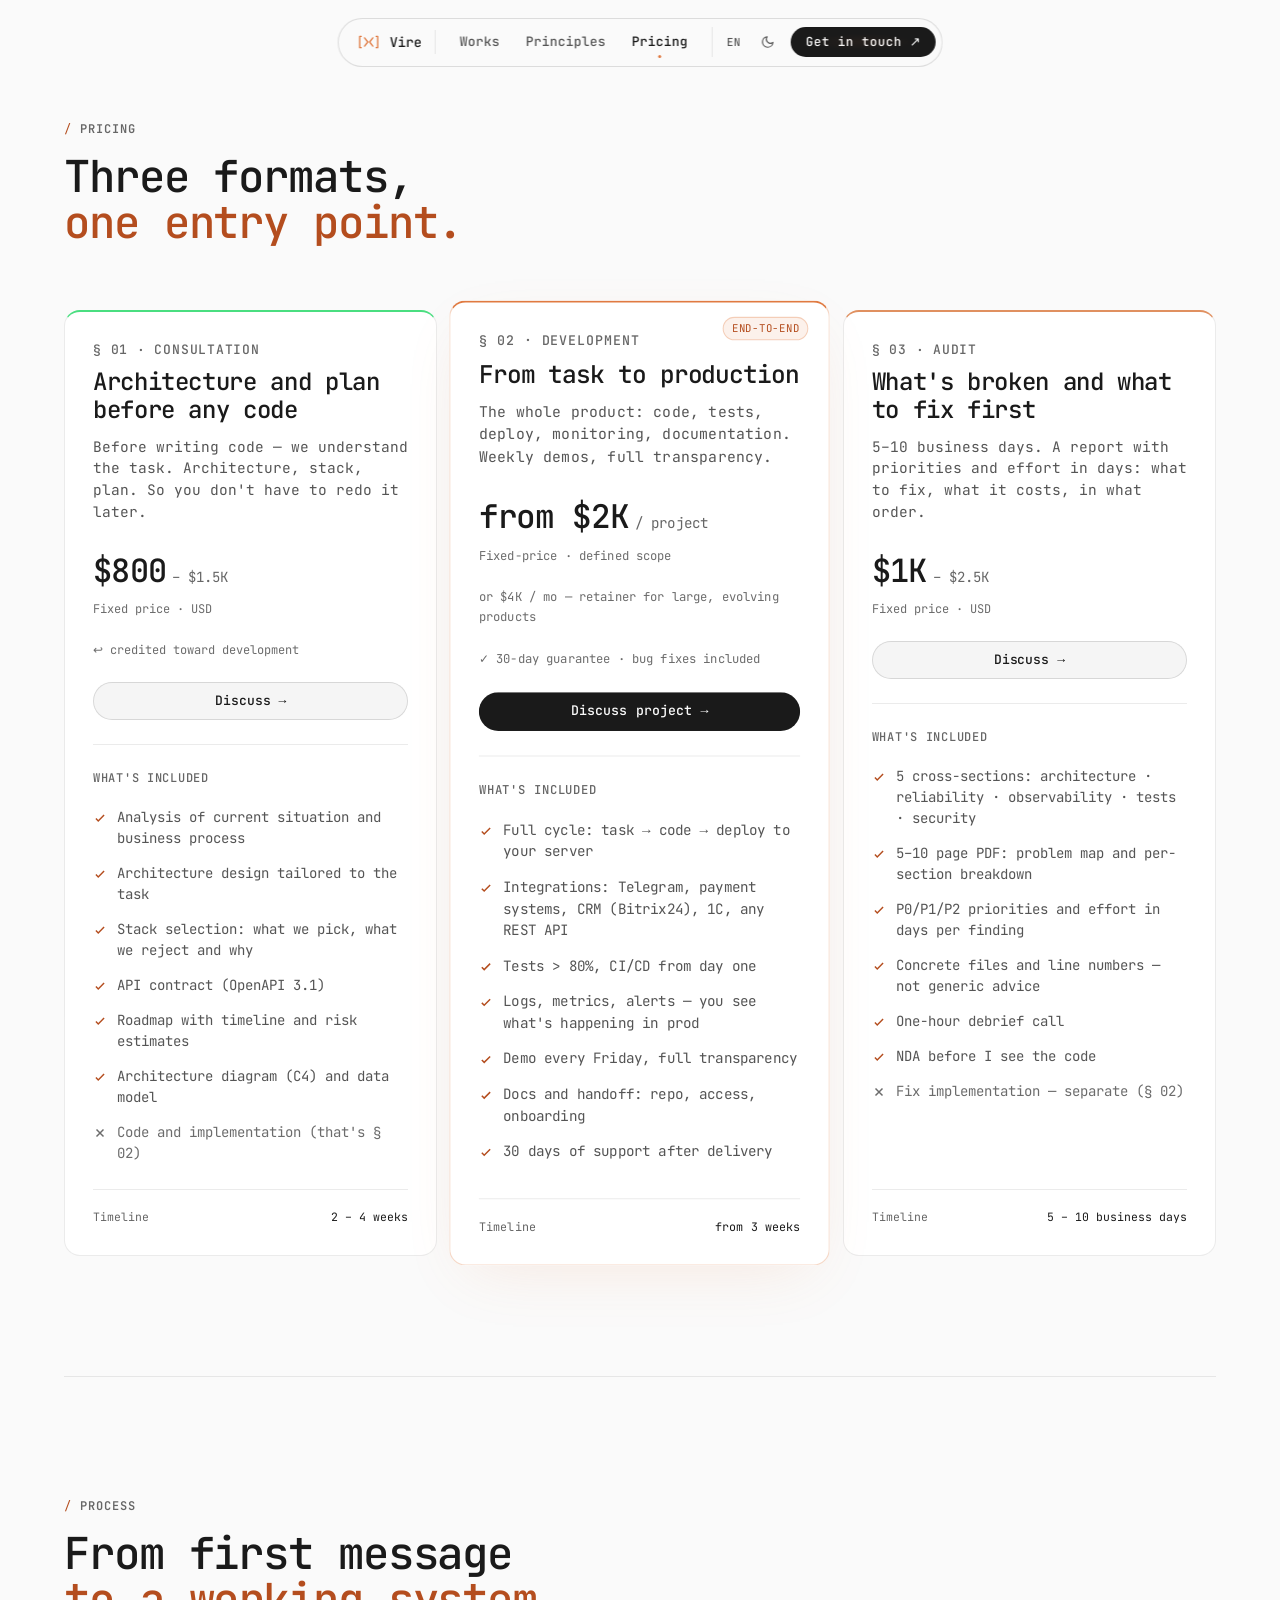
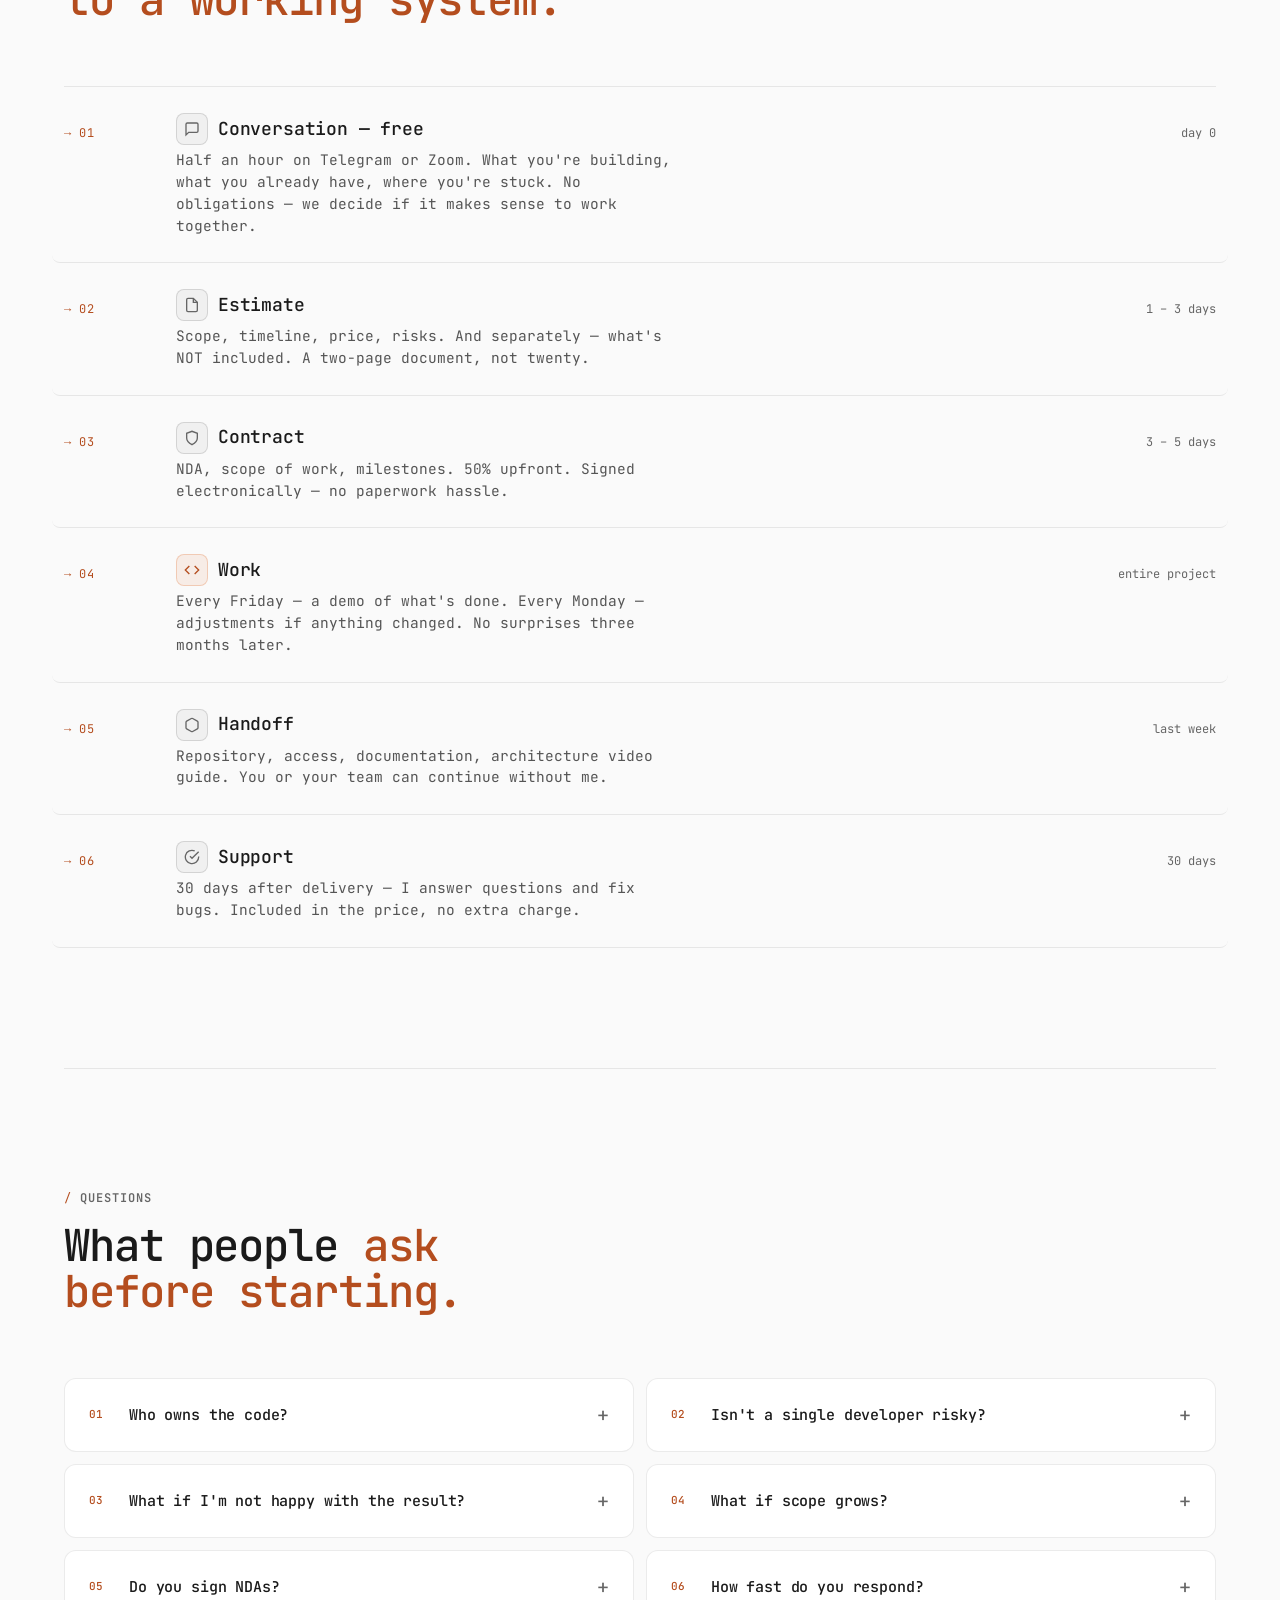
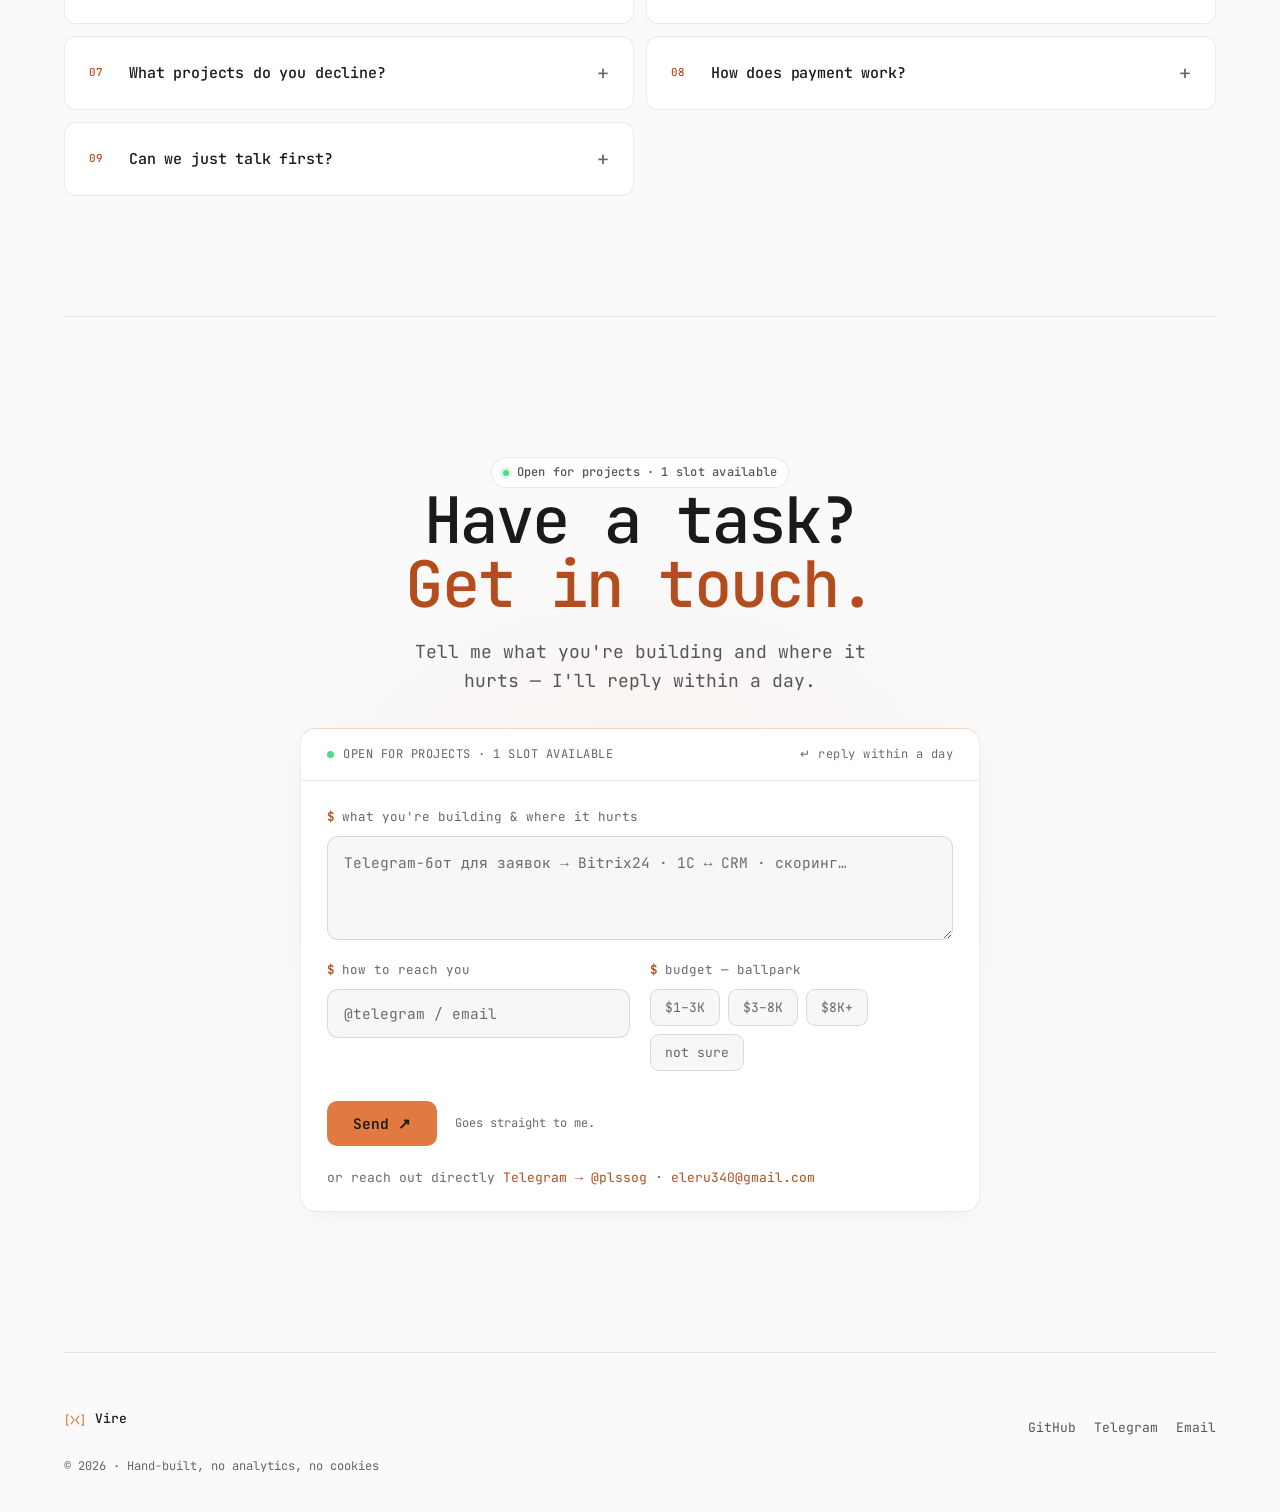
<file: pricing.html>
<!DOCTYPE html>
<html lang="ru">
<head>
<meta charset="UTF-8">
<meta name="viewport" content="width=device-width, initial-scale=1.0">
<title>Цены · Vire</title>
<meta name="description" content="Backend-разработка, архитектура и аудит. Соло, под ключ, с документацией. Ташкент, Узбекистан.">
<meta property="og:title" content="Цены — Vire">
<meta property="og:description" content="Backend-разработка, архитектура и аудит. Соло, под ключ, с документацией.">
<meta property="og:type" content="website">
<meta property="og:url" content="https://vire.dev/pricing">
<link rel="canonical" href="https://vire.dev/pricing">
<meta property="og:locale" content="ru_RU">
<meta property="og:locale:alternate" content="en_US">
<meta property="og:image" content="https://vire.dev/og/services.png">
<meta property="og:image:width" content="1200">
<meta property="og:image:height" content="630">
<meta name="twitter:card" content="summary_large_image">
<meta name="twitter:title" content="Цены — Vire">
<meta name="twitter:description" content="Backend-разработка, архитектура и аудит. Соло, под ключ, с документацией.">
<meta name="twitter:image" content="https://vire.dev/og/services.png">
<link rel="preload" href="styles/fonts/jbm-400-latin.woff2" as="font" type="font/woff2" crossorigin>
<link rel="preload" href="styles/fonts/jbm-400-cyrillic.woff2" as="font" type="font/woff2" crossorigin>
<link rel="icon" href="favicon.svg" type="image/svg+xml">
<link rel="apple-touch-icon" href="apple-touch-icon.svg">
<link rel="stylesheet" href="styles/base.css">
<link rel="stylesheet" href="styles/components.css">
<script type="application/ld+json">
{
  "@context": "https://schema.org",
  "@type": "ProfessionalService",
  "name": "Vire — Backend-разработка",
  "url": "https://vire.dev/pricing",
  "description": "Backend-разработка, архитектура и аудит. Соло, под ключ, с документацией.",
  "areaServed": "Узбекистан",
  "address": { "@type": "PostalAddress", "addressLocality": "Ташкент", "addressCountry": "UZ" },
  "priceRange": "$800–$4K",
  "provider": {
    "@type": "Person",
    "name": "Элёр",
    "url": "https://vire.dev/",
    "sameAs": ["https://github.com/RiobVO", "https://t.me/plssog"]
  },
  "makesOffer": [
    { "@type": "Offer", "name": "Консультация", "itemOffered": { "@type": "Service", "name": "Консультация и архитектурное проектирование" }, "priceSpecification": { "@type": "PriceSpecification", "minPrice": "800", "maxPrice": "1500", "priceCurrency": "USD" } },
    { "@type": "Offer", "name": "Разработка", "itemOffered": { "@type": "Service", "name": "Backend-разработка под ключ" }, "priceSpecification": { "@type": "UnitPriceSpecification", "price": "4000", "priceCurrency": "USD", "unitCode": "MON" } },
    { "@type": "Offer", "name": "Аудит", "itemOffered": { "@type": "Service", "name": "Технический аудит кода и архитектуры" }, "priceSpecification": { "@type": "PriceSpecification", "minPrice": "1000", "maxPrice": "2500", "priceCurrency": "USD" } }
  ]
}
</script>
</head>
<body data-theme="dark">
<a href="#main" class="skip-link"><span data-lang="ru">К содержимому</span><span data-lang="en">Skip to content</span></a>

<nav class="nav-pill" aria-label="Primary">
  <a href="/" class="brand">
    <span class="logo-mark"><svg aria-hidden="true" focusable="false" width="24" height="24" viewBox="0 0 128 128" fill="none" stroke="currentColor" stroke-width="7" stroke-linecap="round" stroke-linejoin="round"><polyline points="24,34 16,34 16,94 24,94"/><polyline points="42,42 59,64 42,86"/><polyline points="86,42 69,64 86,86"/><polyline points="104,34 112,34 112,94 104,94"/></svg></span>
    <span>Vire</span>
  </a>
  <div class="links">
    <a href="/#work"><span data-lang="ru">Работы</span><span data-lang="en">Works</span></a>
    <a href="/#principles"><span data-lang="ru">Принципы</span><span data-lang="en">Principles</span></a>
    <a href="/pricing" class="current"><span data-lang="ru">Цены</span><span data-lang="en">Pricing</span></a>
  </div>
  <div class="tools">
    <button type="button" class="icon-btn" data-lang-cycle aria-label="RU, switch to English">
      <span data-lang-label>RU</span>
    </button>
    <button type="button" class="icon-btn" data-theme-btn aria-label="Toggle theme"></button>
  </div>
  <a href="https://t.me/plssog" class="btn primary cta">
    <span data-lang="ru">Связаться</span><span data-lang="en">Get in touch</span>
    <span class="arrow">↗</span>
  </a>
</nav>

<div class="shell" id="main" data-screen-label="services">

  <!-- ── TIER GRID ── -->
  <section class="spread tier-section">
    <div class="section-head reveal">
      <span class="kicker"><span data-lang="ru">Прайс</span><span data-lang="en">Pricing</span></span>
      <h1 class="headline"><span data-lang="ru">Три формата, <span class="accent-gradient">одна точка входа.</span></span><span data-lang="en">Three formats, <span class="accent-gradient">one entry point.</span></span></h1>
    </div>
    <div class="tier-grid">

      <!-- TIER 01 — Консультация -->
      <article class="tier reveal d1" id="01">
        <div class="tier-name"><span data-lang="ru">§ 01 · Консультация</span><span data-lang="en">§ 01 · Consultation</span></div>
        <h2><span data-lang="ru">Архитектура и план до первой строки кода</span><span data-lang="en">Architecture and plan before any code</span></h2>
        <p class="one-liner">
          <span data-lang="ru">Прежде чем писать код — понимаем задачу. Архитектура, стек, план. Чтобы потом не переделывать.</span><span data-lang="en">Before writing code — we understand the task. Architecture, stack, plan. So you don't have to redo it later.</span>
        </p>
        <div class="price-row">
          <span class="price">$800</span>
          <span class="price-suffix">– $1.5K</span>
        </div>
        <div class="price-meta">Fixed price · USD</div>
        <div class="price-meta"><span data-lang="ru">↩ зачитывается в стоимость разработки</span><span data-lang="en">↩ credited toward development</span></div>

        <a href="#contact" class="btn secondary">
          <span data-lang="ru">Обсудить</span><span data-lang="en">Discuss</span>
          <span class="arrow">→</span>
        </a>

        <div class="features-head"><span data-lang="ru">Что входит</span><span data-lang="en">What's included</span></div>
        <ul>
          <li><svg aria-hidden="true" focusable="false" viewBox="0 0 24 24" fill="none" stroke="currentColor" stroke-width="2.5"><path d="M5 13l4 4L19 7"/></svg><span data-lang="ru">Анализ текущей ситуации и бизнес-процесса</span><span data-lang="en">Analysis of current situation and business process</span></li>
          <li><svg aria-hidden="true" focusable="false" viewBox="0 0 24 24" fill="none" stroke="currentColor" stroke-width="2.5"><path d="M5 13l4 4L19 7"/></svg><span data-lang="ru">Проектирование архитектуры под задачу</span><span data-lang="en">Architecture design tailored to the task</span></li>
          <li><svg aria-hidden="true" focusable="false" viewBox="0 0 24 24" fill="none" stroke="currentColor" stroke-width="2.5"><path d="M5 13l4 4L19 7"/></svg><span data-lang="ru">Выбор стека: что берём, что отвергли и почему</span><span data-lang="en">Stack selection: what we pick, what we reject and why</span></li>
          <li><svg aria-hidden="true" focusable="false" viewBox="0 0 24 24" fill="none" stroke="currentColor" stroke-width="2.5"><path d="M5 13l4 4L19 7"/></svg><span data-lang="ru">Контракт API (OpenAPI 3.1)</span><span data-lang="en">API contract (OpenAPI 3.1)</span></li>
          <li><svg aria-hidden="true" focusable="false" viewBox="0 0 24 24" fill="none" stroke="currentColor" stroke-width="2.5"><path d="M5 13l4 4L19 7"/></svg><span data-lang="ru">Дорожная карта с оценкой сроков и рисков</span><span data-lang="en">Roadmap with timeline and risk estimates</span></li>
          <li><svg aria-hidden="true" focusable="false" viewBox="0 0 24 24" fill="none" stroke="currentColor" stroke-width="2.5"><path d="M5 13l4 4L19 7"/></svg><span data-lang="ru">Диаграмма архитектуры (C4) и модель данных</span><span data-lang="en">Architecture diagram (C4) and data model</span></li>
          <li class="no"><svg aria-hidden="true" focusable="false" viewBox="0 0 24 24" fill="none" stroke="currentColor" stroke-width="2.5"><path d="M18 6L6 18M6 6l12 12"/></svg><span data-lang="ru">Код и реализация (это § 02)</span><span data-lang="en">Code and implementation (that's § 02)</span></li>
        </ul>

        <div class="timeline-row">
          <span><span data-lang="ru">Срок</span><span data-lang="en">Timeline</span></span>
          <span class="v"><span data-lang="ru">2 – 4 недели</span><span data-lang="en">2 – 4 weeks</span></span>
        </div>
      </article>

      <!-- TIER 02 — Разработка (featured) -->
      <article class="tier featured reveal d2" id="02">
        <div class="tier-name"><span data-lang="ru">§ 02 · Разработка</span><span data-lang="en">§ 02 · Development</span></div>
        <h2><span data-lang="ru">От задачи до продакшена</span><span data-lang="en">From task to production</span></h2>
        <p class="one-liner">
          <span data-lang="ru">Продукт целиком: код, тесты, деплой, мониторинг, документация. Еженедельные демо, полная прозрачность.</span><span data-lang="en">The whole product: code, tests, deploy, monitoring, documentation. Weekly demos, full transparency.</span>
        </p>
        <div class="price-row">
          <span class="price"><span data-lang="ru">от $2K</span><span data-lang="en">from $2K</span></span>
          <span class="price-suffix">/ <span data-lang="ru">проект</span><span data-lang="en">project</span></span>
        </div>
        <div class="price-meta"><span data-lang="ru">Fixed-price · очерченная задача</span><span data-lang="en">Fixed-price · defined scope</span></div>
        <div class="price-meta"><span data-lang="ru">или $4K / мес — retainer для крупных и растущих продуктов</span><span data-lang="en">or $4K / mo — retainer for large, evolving products</span></div>
        <div class="price-meta"><span data-lang="ru">✓ 30 дней гарантии · фикс багов включён</span><span data-lang="en">✓ 30-day guarantee · bug fixes included</span></div>

        <a href="#contact" class="btn primary">
          <span data-lang="ru">Обсудить проект</span><span data-lang="en">Discuss project</span>
          <span class="arrow">→</span>
        </a>

        <div class="features-head"><span data-lang="ru">Что входит</span><span data-lang="en">What's included</span></div>
        <ul>
          <li><svg aria-hidden="true" focusable="false" viewBox="0 0 24 24" fill="none" stroke="currentColor" stroke-width="2.5"><path d="M5 13l4 4L19 7"/></svg><span data-lang="ru">Полный цикл: задача → код → деплой на ваш сервер</span><span data-lang="en">Full cycle: task → code → deploy to your server</span></li>
          <li><svg aria-hidden="true" focusable="false" viewBox="0 0 24 24" fill="none" stroke="currentColor" stroke-width="2.5"><path d="M5 13l4 4L19 7"/></svg><span data-lang="ru">Интеграции: Telegram, платёжные системы, CRM (Bitrix24), 1С, любые REST API</span><span data-lang="en">Integrations: Telegram, payment systems, CRM (Bitrix24), 1C, any REST API</span></li>
          <li><svg aria-hidden="true" focusable="false" viewBox="0 0 24 24" fill="none" stroke="currentColor" stroke-width="2.5"><path d="M5 13l4 4L19 7"/></svg><span data-lang="ru">Тесты &gt; 80%, CI/CD с первого дня</span><span data-lang="en">Tests &gt; 80%, CI/CD from day one</span></li>
          <li><svg aria-hidden="true" focusable="false" viewBox="0 0 24 24" fill="none" stroke="currentColor" stroke-width="2.5"><path d="M5 13l4 4L19 7"/></svg><span data-lang="ru">Логи, метрики, алерты — видно, что происходит в проде</span><span data-lang="en">Logs, metrics, alerts — you see what's happening in prod</span></li>
          <li><svg aria-hidden="true" focusable="false" viewBox="0 0 24 24" fill="none" stroke="currentColor" stroke-width="2.5"><path d="M5 13l4 4L19 7"/></svg><span data-lang="ru">Демо каждую пятницу, полная прозрачность</span><span data-lang="en">Demo every Friday, full transparency</span></li>
          <li><svg aria-hidden="true" focusable="false" viewBox="0 0 24 24" fill="none" stroke="currentColor" stroke-width="2.5"><path d="M5 13l4 4L19 7"/></svg><span data-lang="ru">Документация и передача: репо, доступы, онбординг</span><span data-lang="en">Docs and handoff: repo, access, onboarding</span></li>
          <li><svg aria-hidden="true" focusable="false" viewBox="0 0 24 24" fill="none" stroke="currentColor" stroke-width="2.5"><path d="M5 13l4 4L19 7"/></svg><span data-lang="ru">30 дней поддержки после сдачи</span><span data-lang="en">30 days of support after delivery</span></li>
        </ul>

        <div class="timeline-row">
          <span><span data-lang="ru">Срок</span><span data-lang="en">Timeline</span></span>
          <span class="v"><span data-lang="ru">от 3 недель</span><span data-lang="en">from 3 weeks</span></span>
        </div>
      </article>

      <!-- TIER 03 — Аудит -->
      <article class="tier reveal d3" id="03">
        <div class="tier-name"><span data-lang="ru">§ 03 · Аудит</span><span data-lang="en">§ 03 · Audit</span></div>
        <h2><span data-lang="ru">Что сломано и что чинить первым</span><span data-lang="en">What's broken and what to fix first</span></h2>
        <p class="one-liner">
          <span data-lang="ru">5–10 рабочих дней. Отчёт с приоритетами и оценкой в днях: что чинить, во сколько обойдётся, в каком порядке.</span><span data-lang="en">5–10 business days. A report with priorities and effort in days: what to fix, what it costs, in what order.</span>
        </p>
        <div class="price-row">
          <span class="price">$1K</span>
          <span class="price-suffix">– $2.5K</span>
        </div>
        <div class="price-meta">Fixed price · USD</div>

        <a href="#contact" class="btn secondary">
          <span data-lang="ru">Обсудить</span><span data-lang="en">Discuss</span>
          <span class="arrow">→</span>
        </a>

        <div class="features-head"><span data-lang="ru">Что входит</span><span data-lang="en">What's included</span></div>
        <ul>
          <li><svg aria-hidden="true" focusable="false" viewBox="0 0 24 24" fill="none" stroke="currentColor" stroke-width="2.5"><path d="M5 13l4 4L19 7"/></svg><span data-lang="ru">5 срезов: архитектура · надёжность · наблюдаемость · тесты · безопасность</span><span data-lang="en">5 cross-sections: architecture · reliability · observability · tests · security</span></li>
          <li><svg aria-hidden="true" focusable="false" viewBox="0 0 24 24" fill="none" stroke="currentColor" stroke-width="2.5"><path d="M5 13l4 4L19 7"/></svg><span data-lang="ru">PDF-отчёт 5–10 страниц: карта проблем и разбор по разделам</span><span data-lang="en">5–10 page PDF: problem map and per-section breakdown</span></li>
          <li><svg aria-hidden="true" focusable="false" viewBox="0 0 24 24" fill="none" stroke="currentColor" stroke-width="2.5"><path d="M5 13l4 4L19 7"/></svg><span data-lang="ru">Приоритеты P0/P1/P2 и оценка работ в днях по каждой находке</span><span data-lang="en">P0/P1/P2 priorities and effort in days per finding</span></li>
          <li><svg aria-hidden="true" focusable="false" viewBox="0 0 24 24" fill="none" stroke="currentColor" stroke-width="2.5"><path d="M5 13l4 4L19 7"/></svg><span data-lang="ru">Конкретные файлы и строки — не общие советы</span><span data-lang="en">Concrete files and line numbers — not generic advice</span></li>
          <li><svg aria-hidden="true" focusable="false" viewBox="0 0 24 24" fill="none" stroke="currentColor" stroke-width="2.5"><path d="M5 13l4 4L19 7"/></svg><span data-lang="ru">Часовой созвон-разбор результатов</span><span data-lang="en">One-hour debrief call</span></li>
          <li><svg aria-hidden="true" focusable="false" viewBox="0 0 24 24" fill="none" stroke="currentColor" stroke-width="2.5"><path d="M5 13l4 4L19 7"/></svg><span data-lang="ru">NDA до того, как увижу код</span><span data-lang="en">NDA before I see the code</span></li>
          <li class="no"><svg aria-hidden="true" focusable="false" viewBox="0 0 24 24" fill="none" stroke="currentColor" stroke-width="2.5"><path d="M18 6L6 18M6 6l12 12"/></svg><span data-lang="ru">Реализация фиксов — отдельная работа (§ 02)</span><span data-lang="en">Fix implementation — separate (§ 02)</span></li>
        </ul>

        <div class="timeline-row">
          <span><span data-lang="ru">Срок</span><span data-lang="en">Timeline</span></span>
          <span class="v"><span data-lang="ru">5 – 10 рабочих дней</span><span data-lang="en">5 – 10 business days</span></span>
        </div>
      </article>

    </div>
  </section>

  <!-- ── WORKFLOW ── -->
  <section class="spread">
    <div class="section-head reveal">
      <span class="kicker"><span data-lang="ru">Процесс</span><span data-lang="en">Process</span></span>
      <h2 class="headline"><span data-lang="ru">От первого сообщения <span class="accent-gradient">до работающей системы.</span></span><span data-lang="en">From first message <span class="accent-gradient">to a working system.</span></span></h2>
    </div>

    <div class="workflow reveal">
      <div class="step">
        <span class="num">→ 01</span>
        <div class="content">
          <h3><span class="step-ico">
            <svg aria-hidden="true" focusable="false" width="16" height="16" viewBox="0 0 24 24" fill="none" stroke="currentColor" stroke-width="2"><path d="M21 15a2 2 0 0 1-2 2H7l-4 4V5a2 2 0 0 1 2-2h14a2 2 0 0 1 2 2z"/></svg>
          </span><span data-lang="ru">Разговор — бесплатно</span><span data-lang="en">Conversation — free</span></h3>
          <p><span data-lang="ru">Полчаса в Telegram или Zoom. Что строите, что уже есть, где застряли. Без обязательств — решаем, есть ли смысл работать вместе.</span><span data-lang="en">Half an hour on Telegram or Zoom. What you're building, what you already have, where you're stuck. No obligations — we decide if it makes sense to work together.</span></p>
        </div>
        <span class="duration"><span data-lang="ru">день 0</span><span data-lang="en">day 0</span></span>
      </div>

      <div class="step">
        <span class="num">→ 02</span>
        <div class="content">
          <h3><span class="step-ico">
            <svg aria-hidden="true" focusable="false" width="16" height="16" viewBox="0 0 24 24" fill="none" stroke="currentColor" stroke-width="2"><path d="M14 2H6a2 2 0 0 0-2 2v16a2 2 0 0 0 2 2h12a2 2 0 0 0 2-2V8z"/><polyline points="14 2 14 8 20 8"/></svg>
          </span><span data-lang="ru">Оценка</span><span data-lang="en">Estimate</span></h3>
          <p><span data-lang="ru">Объём, сроки, цена, риски. И отдельно — что НЕ входит. Документ на две страницы, не на двадцать.</span><span data-lang="en">Scope, timeline, price, risks. And separately — what's NOT included. A two-page document, not twenty.</span></p>
        </div>
        <span class="duration"><span data-lang="ru">1 – 3 дня</span><span data-lang="en">1 – 3 days</span></span>
      </div>

      <div class="step">
        <span class="num">→ 03</span>
        <div class="content">
          <h3><span class="step-ico">
            <svg aria-hidden="true" focusable="false" width="16" height="16" viewBox="0 0 24 24" fill="none" stroke="currentColor" stroke-width="2"><path d="M12 22s8-4 8-10V5l-8-3-8 3v7c0 6 8 10 8 10z"/></svg>
          </span><span data-lang="ru">Договор</span><span data-lang="en">Contract</span></h3>
          <p><span data-lang="ru">NDA, объём работ, milestones. 50% предоплата. Подписи электронно — без бумажной возни.</span><span data-lang="en">NDA, scope of work, milestones. 50% upfront. Signed electronically — no paperwork hassle.</span></p>
        </div>
        <span class="duration"><span data-lang="ru">3 – 5 дней</span><span data-lang="en">3 – 5 days</span></span>
      </div>

      <div class="step">
        <span class="num">→ 04</span>
        <div class="content">
          <h3><span class="step-ico active">
            <svg aria-hidden="true" focusable="false" width="16" height="16" viewBox="0 0 24 24" fill="none" stroke="currentColor" stroke-width="2"><polyline points="16 18 22 12 16 6"/><polyline points="8 6 2 12 8 18"/></svg>
          </span><span data-lang="ru">Работа</span><span data-lang="en">Work</span></h3>
          <p><span data-lang="ru">Каждую пятницу — демо того, что сделано. Каждый понедельник — уточнение, если что-то поменялось. Без сюрпризов через три месяца.</span><span data-lang="en">Every Friday — a demo of what's done. Every Monday — adjustments if anything changed. No surprises three months later.</span></p>
        </div>
        <span class="duration"><span data-lang="ru">весь проект</span><span data-lang="en">entire project</span></span>
      </div>

      <div class="step">
        <span class="num">→ 05</span>
        <div class="content">
          <h3><span class="step-ico">
            <svg aria-hidden="true" focusable="false" width="16" height="16" viewBox="0 0 24 24" fill="none" stroke="currentColor" stroke-width="2"><path d="M21 16V8a2 2 0 0 0-1-1.73l-7-4a2 2 0 0 0-2 0l-7 4A2 2 0 0 0 3 8v8a2 2 0 0 0 1 1.73l7 4a2 2 0 0 0 2 0l7-4A2 2 0 0 0 21 16z"/></svg>
          </span><span data-lang="ru">Передача</span><span data-lang="en">Handoff</span></h3>
          <p><span data-lang="ru">Репозиторий, доступы, документация, видеогайд по архитектуре. Вы или ваша команда сможете продолжить без меня.</span><span data-lang="en">Repository, access, documentation, architecture video guide. You or your team can continue without me.</span></p>
        </div>
        <span class="duration"><span data-lang="ru">последняя неделя</span><span data-lang="en">last week</span></span>
      </div>

      <div class="step">
        <span class="num">→ 06</span>
        <div class="content">
          <h3><span class="step-ico">
            <svg aria-hidden="true" focusable="false" width="16" height="16" viewBox="0 0 24 24" fill="none" stroke="currentColor" stroke-width="2"><path d="M22 11.08V12a10 10 0 1 1-5.93-9.14"/><polyline points="22 4 12 14.01 9 11.01"/></svg>
          </span><span data-lang="ru">Поддержка</span><span data-lang="en">Support</span></h3>
          <p><span data-lang="ru">30 дней после сдачи — отвечаю на вопросы, чиню баги. Входит в стоимость, без отдельного счёта.</span><span data-lang="en">30 days after delivery — I answer questions and fix bugs. Included in the price, no extra charge.</span></p>
        </div>
        <span class="duration"><span data-lang="ru">30 дней</span><span data-lang="en">30 days</span></span>
      </div>
    </div>
  </section>

  <!-- ── FAQ ── -->
  <section class="spread">
    <div class="section-head reveal">
      <span class="kicker"><span data-lang="ru">Вопросы</span><span data-lang="en">Questions</span></span>
      <h2 class="headline"><span data-lang="ru">То, что <span class="accent-gradient">спрашивают перед стартом.</span></span><span data-lang="en">What people <span class="accent-gradient">ask before starting.</span></span></h2>
    </div>

    <div class="faq">

      <details>
        <summary><span data-lang="ru">Кому принадлежит код?</span><span data-lang="en">Who owns the code?</span></summary>
        <div class="a">
          <p><span data-lang="ru">Вам. Репозиторий, документация, доступы — всё переходит заказчику после оплаты. Никаких лицензий, привязок или «а вот без меня не запустите».</span><span data-lang="en">You do. Repository, documentation, access — everything transfers to the client after payment. No licenses, no lock-ins, no "it won't run without me."</span></p>
        </div>
      </details>

      <details>
        <summary><span data-lang="ru">Один разработчик — не рискованно?</span><span data-lang="en">Isn't a single developer risky?</span></summary>
        <div class="a">
          <p><span data-lang="ru">Один = быстро. Нет согласований, нет «дизайнер ещё не отдал». Вы говорите с тем, кто принимает решения и пишет код. Если задача перерастёт одного — скажу первым, до того как это станет проблемой.</span><span data-lang="en">One = fast. No approvals, no "the designer hasn't delivered yet." You talk to the person who makes decisions and writes code. If the task outgrows one — I'll say so first, before it becomes a problem.</span></p>
          <p><span data-lang="ru">И про непрерывность: код и документация устроены так, что любой опытный разработчик подхватит проект за день. Репозиторий, доступы и гайд по архитектуре — у вас с первого месяца, не в конце. Вы не заложник одного человека.</span><span data-lang="en">And on continuity: the code and docs are built so any experienced developer can pick up the project in a day. Repository, access, and an architecture guide are yours from month one, not at the end. You are not hostage to one person.</span></p>
        </div>
      </details>

      <details>
        <summary><span data-lang="ru">Что если результат меня не устроит?</span><span data-lang="en">What if I'm not happy with the result?</span></summary>
        <div class="a">
          <p><span data-lang="ru">Платите по этапам, не всё вперёд. Демо каждую пятницу — видите прогресс, а не обещания, и между этапами можно остановиться. На разработку — 30 дней гарантии после сдачи, фикс багов входит в стоимость.</span><span data-lang="en">You pay in stages, not all upfront. A demo every Friday — you see progress, not promises, and you can stop between stages. Development comes with a 30-day post-delivery guarantee; bug fixes are included.</span></p>
        </div>
      </details>

      <details>
        <summary><span data-lang="ru">Что если скоуп вырастет?</span><span data-lang="en">What if scope grows?</span></summary>
        <div class="a">
          <p><span data-lang="ru">Скажу первым. Пересматриваем объём, пересчитываем сроки, фиксируем в дополнении к договору. Никаких молчаливых переработок и счетов-сюрпризов.</span><span data-lang="en">I'll say so first. We revisit the scope, recalculate timelines, and lock it in a contract amendment. No silent overwork and no surprise invoices.</span></p>
        </div>
      </details>

      <details>
        <summary><span data-lang="ru">NDA подписываете?</span><span data-lang="en">Do you sign NDAs?</span></summary>
        <div class="a">
          <p><span data-lang="ru">Да, взаимный NDA до начала детальных обсуждений. Шаблон готов. Односторонние с бессрочными штрафами — нет.</span><span data-lang="en">Yes, mutual NDA before detailed discussions. Template is ready. One-sided with indefinite penalties — no.</span></p>
        </div>
      </details>

      <details>
        <summary><span data-lang="ru">Как быстро отвечаете?</span><span data-lang="en">How fast do you respond?</span></summary>
        <div class="a">
          <p><span data-lang="ru">Пн – Пт, 10:00 – 19:00 UTC+5. В рабочее время — в течение часа. Выходные и ночные пожары — по отдельной договорённости.</span><span data-lang="en">Mon – Fri, 10:00 – 19:00 UTC+5. During working hours — within an hour. Weekend emergencies — by separate arrangement.</span></p>
        </div>
      </details>

      <details>
        <summary><span data-lang="ru">Какие проекты не берёте?</span><span data-lang="en">What projects do you decline?</span></summary>
        <div class="a">
          <p><span data-lang="ru">Крипто, гэмблинг, серый адалт. Frontend как единственная задача — тоже нет, есть люди лучше. Всё остальное — обсуждаемо.</span><span data-lang="en">Crypto, gambling, gray-area adult. Frontend as the sole task — also no, others do it better. Everything else — let's talk.</span></p>
        </div>
      </details>

      <details>
        <summary><span data-lang="ru">Как устроена оплата?</span><span data-lang="en">How does payment work?</span></summary>
        <div class="a">
          <p><span data-lang="ru">Консультация и аудит: 50/50. Если после консультации идём в разработку — её стоимость зачитывается в проект. Разработка: помесячно, инвойс в начале месяца. Uzcard, банковский перевод, SWIFT. Цены в USD, локальным клиентам — в сумах по курсу ЦБ.</span><span data-lang="en">Consultation and audit: 50/50. If we move from consultation into development, its cost is credited toward the project. Development: monthly invoice at the start of the month. Uzcard, bank transfer, SWIFT. Prices in USD, local clients — in UZS at the CB rate.</span></p>
        </div>
      </details>

      <details>
        <summary><span data-lang="ru">Можно сначала просто поговорить?</span><span data-lang="en">Can we just talk first?</span></summary>
        <div class="a">
          <p><span data-lang="ru">Да. 30 минут в Telegram или Zoom, бесплатно, без обязательств. Рассказываете задачу — решаем, есть ли смысл работать вместе.</span><span data-lang="en">Yes. 30 minutes on Telegram or Zoom, free, no obligations. You describe the task — we decide if it makes sense to work together.</span></p>
        </div>
      </details>

    </div>
  </section>

  <!-- ── CTA ── -->
  <section class="cta" id="contact">
    <div class="shell">
      <div class="eyebrow reveal">
        <span class="dot"></span>
        <span data-lang="ru">Открыт для проектов · 1 слот свободен</span><span data-lang="en">Open for projects · 1 slot available</span>
      </div>
      <h2 class="reveal">
        <span data-lang="ru">Есть задача? <span class="accent-gradient">Напишите.</span></span><span data-lang="en">Have a task? <span class="accent-gradient">Get in touch.</span></span>
      </h2>
      <p class="reveal d1">
        <span data-lang="ru">Расскажите, что строите и где болит — отвечу в течение дня.</span><span data-lang="en">Tell me what you're building and where it hurts — I'll reply within a day.</span>
      </p>

      <form class="cform reveal d2">
        <div class="cform-head">
          <span class="ttl"><span class="dot"></span><span data-lang="ru">Открыт для проектов · 1 слот свободен</span><span data-lang="en">Open for projects · 1 slot available</span></span>
          <span class="reply"><span data-lang="ru">↵ ответ в течение дня</span><span data-lang="en">↵ reply within a day</span></span>
        </div>
        <div class="cform-body">
          <div class="cf2-hp" aria-hidden="true"><label>Company<input type="text" name="company" tabindex="-1" autocomplete="off"></label></div>
          <div class="cf2-field">
            <label for="cf-task"><span class="atp">$</span> <span data-lang="ru">что строите и где болит</span><span data-lang="en">what you're building &amp; where it hurts</span></label>
            <textarea id="cf-task" name="task" required placeholder="Telegram-бот для заявок → Bitrix24 · 1С ↔ CRM · скоринг…"></textarea>
          </div>
          <div class="cf2-row">
            <div class="cf2-field">
              <label for="cf-contact"><span class="atp">$</span> <span data-lang="ru">как ответить</span><span data-lang="en">how to reach you</span></label>
              <input id="cf-contact" name="contact" type="text" required placeholder="@telegram / email">
            </div>
            <div class="cf2-field">
              <label id="cf-budget-label"><span class="atp">$</span> <span data-lang="ru">бюджет — ориентир</span><span data-lang="en">budget — ballpark</span></label>
              <div class="bchips" role="group" aria-labelledby="cf-budget-label">
                <button type="button" class="bchip" data-budget="$1–3K" aria-pressed="false">$1–3K</button>
                <button type="button" class="bchip" data-budget="$3–8K" aria-pressed="false">$3–8K</button>
                <button type="button" class="bchip" data-budget="$8K+" aria-pressed="false">$8K+</button>
                <button type="button" class="bchip" data-budget="не знаю" aria-pressed="false"><span data-lang="ru">не знаю</span><span data-lang="en">not sure</span></button>
              </div>
              <input type="hidden" name="budget" value="">
            </div>
          </div>
        </div>
        <div class="cform-foot">
          <button type="submit" class="cf2-send"><span data-lang="ru">Отправить</span><span data-lang="en">Send</span> <span class="arrow">↗</span></button>
          <span class="cf2-hint"><span data-lang="ru">Заявка придёт мне напрямую.</span><span data-lang="en">Goes straight to me.</span></span>
          <span class="cf2-status" role="status" aria-live="polite"></span>
        </div>
        <div class="cf2-alt">
          <span data-lang="ru">или сразу </span><span data-lang="en">or reach out directly </span><a href="https://t.me/plssog">Telegram → @plssog</a> · <a href="mailto:eleru340&#64;gmail&#46;com">eleru340&#64;gmail&#46;com</a>
        </div>
      </form>
    </div>
  </section>

  <footer class="site-footer">
    <div class="row">
      <a href="/" class="brand">
        <span class="logo-mark"><svg aria-hidden="true" focusable="false" width="24" height="24" viewBox="0 0 128 128" fill="none" stroke="currentColor" stroke-width="7" stroke-linecap="round" stroke-linejoin="round"><polyline points="24,34 16,34 16,94 24,94"/><polyline points="42,42 59,64 42,86"/><polyline points="86,42 69,64 86,86"/><polyline points="104,34 112,34 112,94 104,94"/></svg></span>
        <span>Vire</span>
      </a>
      <div class="links">
        <a href="https://github.com/RiobVO">GitHub</a>
        <a href="https://t.me/plssog">Telegram</a>
        <a href="mailto:eleru340&#64;gmail&#46;com">Email</a>
              </div>
    </div>
    <div class="colophon">
      © 2026 · Hand-built, no analytics, no cookies
    </div>
  </footer>

</div>

<script src="scripts/chrome.js"></script>
</body>
</html>
</file>
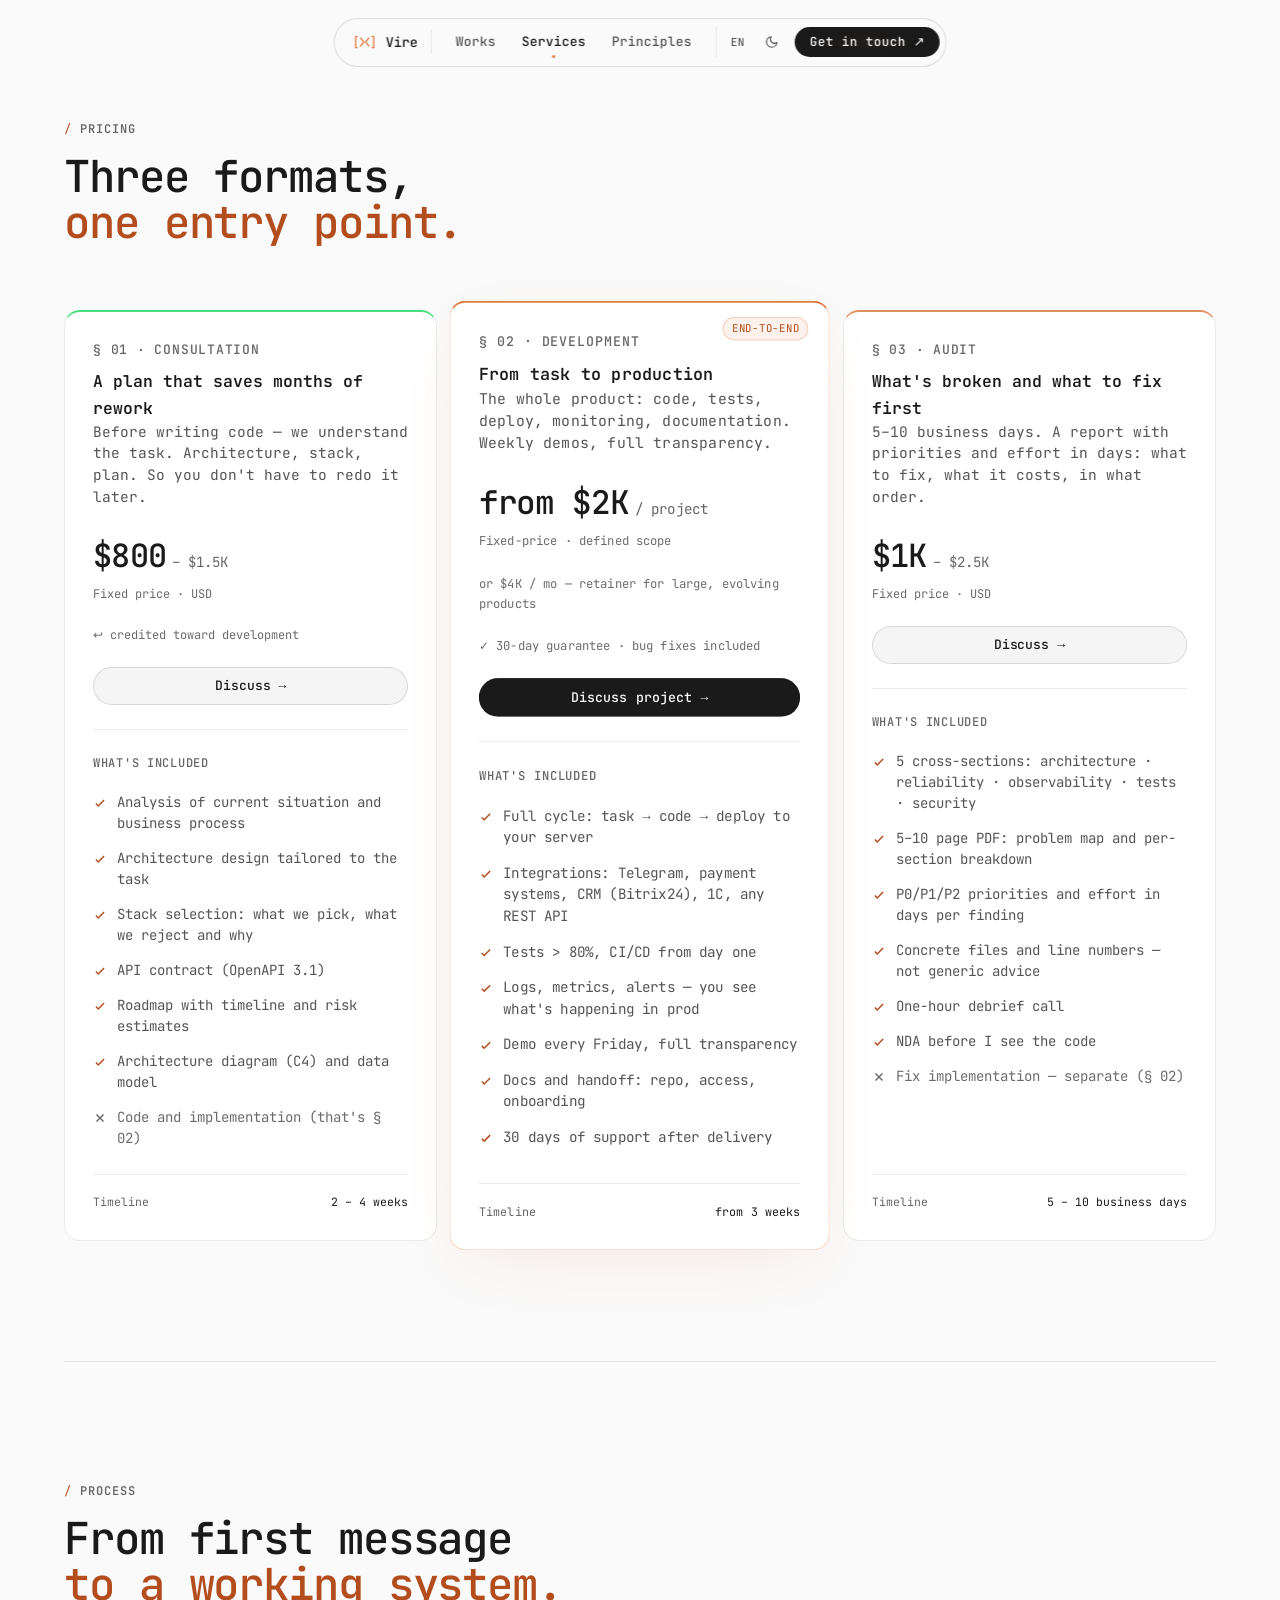
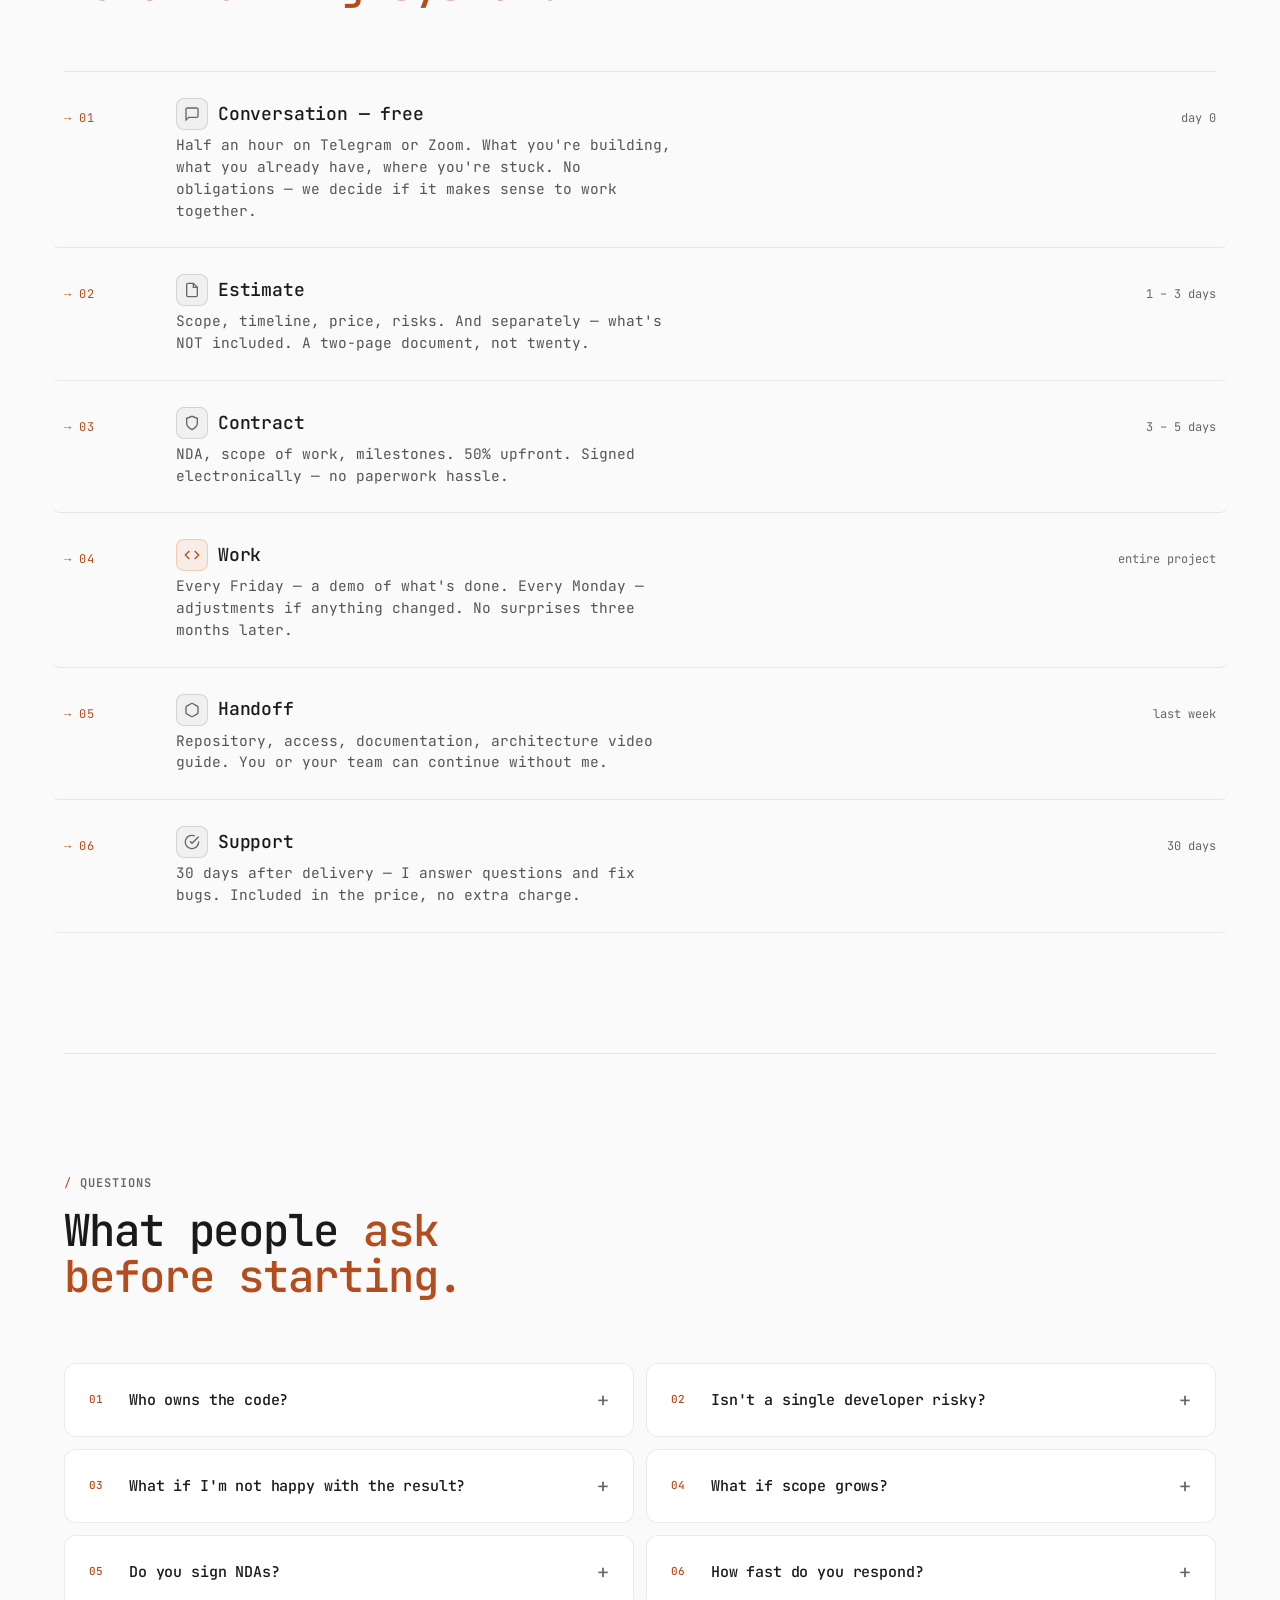
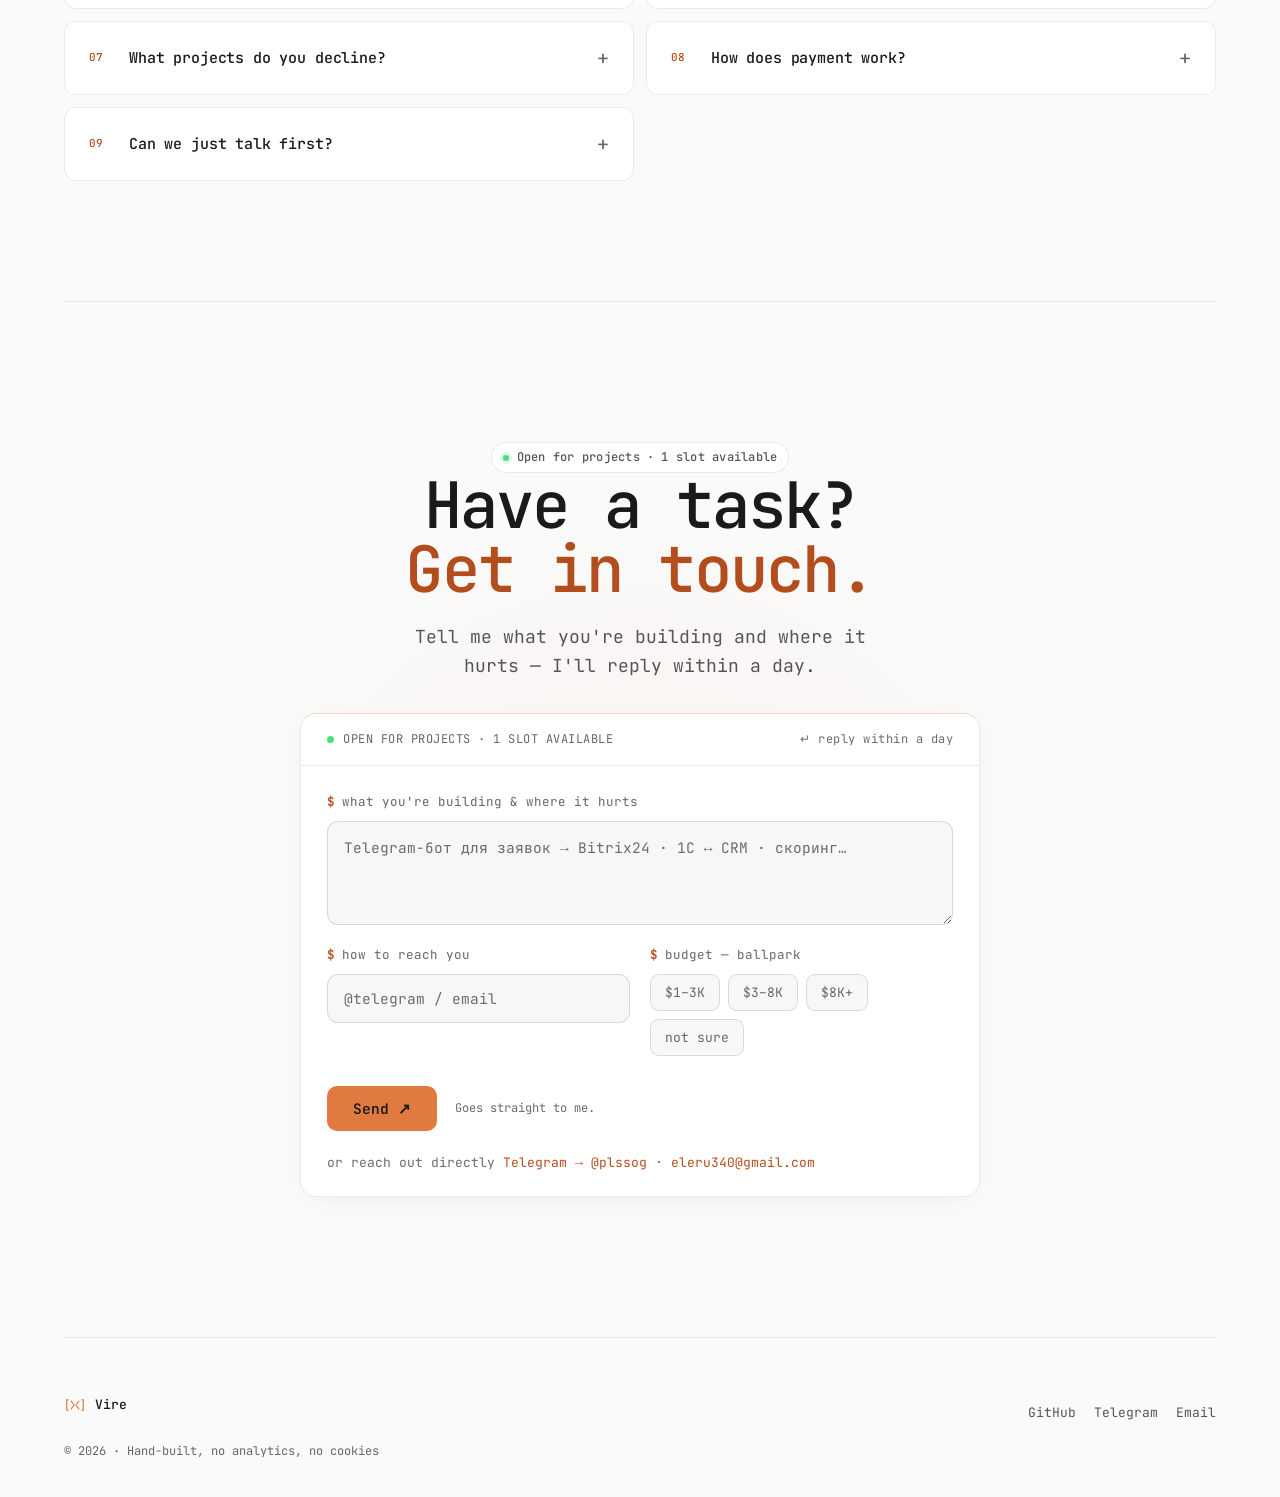
<file: services.html>
<!DOCTYPE html>
<html lang="ru">
<head>
<meta charset="UTF-8">
<meta name="viewport" content="width=device-width, initial-scale=1.0">
<title>Услуги · Vire</title>
<meta name="description" content="Backend-разработка, архитектура и аудит. Соло, под ключ, с документацией. Ташкент, Узбекистан.">
<meta property="og:title" content="Услуги — Vire">
<meta property="og:description" content="Backend-разработка, архитектура и аудит. Соло, под ключ, с документацией.">
<meta property="og:type" content="website">
<meta property="og:url" content="https://vire.dev/services">
<link rel="canonical" href="https://vire.dev/services">
<meta property="og:locale" content="ru_RU">
<meta property="og:locale:alternate" content="en_US">
<meta property="og:image" content="https://vire.dev/og/services.png">
<meta property="og:image:width" content="1200">
<meta property="og:image:height" content="630">
<meta name="twitter:card" content="summary_large_image">
<meta name="twitter:title" content="Услуги — Vire">
<meta name="twitter:description" content="Backend-разработка, архитектура и аудит. Соло, под ключ, с документацией.">
<meta name="twitter:image" content="https://vire.dev/og/services.png">
<link rel="preload" href="styles/fonts/jbm-400-latin.woff2" as="font" type="font/woff2" crossorigin>
<link rel="preload" href="styles/fonts/jbm-400-cyrillic.woff2" as="font" type="font/woff2" crossorigin>
<link rel="icon" href="favicon.svg" type="image/svg+xml">
<link rel="apple-touch-icon" href="apple-touch-icon.svg">
<link rel="stylesheet" href="styles/base.css">
<link rel="stylesheet" href="styles/components.css">
<script type="application/ld+json">
{
  "@context": "https://schema.org",
  "@type": "ProfessionalService",
  "name": "Vire — Backend-разработка",
  "url": "https://vire.dev/services",
  "description": "Backend-разработка, архитектура и аудит. Соло, под ключ, с документацией.",
  "areaServed": "Узбекистан",
  "address": { "@type": "PostalAddress", "addressLocality": "Ташкент", "addressCountry": "UZ" },
  "priceRange": "$800–$4K",
  "provider": {
    "@type": "Person",
    "name": "Элёр",
    "url": "https://vire.dev/",
    "sameAs": ["https://github.com/RiobVO", "https://t.me/plssog"]
  },
  "makesOffer": [
    { "@type": "Offer", "name": "Консультация", "itemOffered": { "@type": "Service", "name": "Консультация и архитектурное проектирование" }, "priceSpecification": { "@type": "PriceSpecification", "minPrice": "800", "maxPrice": "1500", "priceCurrency": "USD" } },
    { "@type": "Offer", "name": "Разработка", "itemOffered": { "@type": "Service", "name": "Backend-разработка под ключ" }, "priceSpecification": { "@type": "UnitPriceSpecification", "price": "4000", "priceCurrency": "USD", "unitCode": "MON" } },
    { "@type": "Offer", "name": "Аудит", "itemOffered": { "@type": "Service", "name": "Технический аудит кода и архитектуры" }, "priceSpecification": { "@type": "PriceSpecification", "minPrice": "1000", "maxPrice": "2500", "priceCurrency": "USD" } }
  ]
}
</script>
</head>
<body data-theme="dark">
<a href="#main" class="skip-link"><span data-lang="ru">К содержимому</span><span data-lang="en">Skip to content</span></a>

<nav class="nav-pill" aria-label="Primary">
  <a href="/" class="brand">
    <span class="logo-mark"><svg aria-hidden="true" focusable="false" width="24" height="24" viewBox="0 0 128 128" fill="none" stroke="currentColor" stroke-width="7" stroke-linecap="round" stroke-linejoin="round"><polyline points="24,34 16,34 16,94 24,94"/><polyline points="42,42 59,64 42,86"/><polyline points="86,42 69,64 86,86"/><polyline points="104,34 112,34 112,94 104,94"/></svg></span>
    <span>Vire</span>
  </a>
  <div class="links">
    <a href="/#work"><span data-lang="ru">Работы</span><span data-lang="en">Works</span></a>
    <a href="/services" class="current"><span data-lang="ru">Услуги</span><span data-lang="en">Services</span></a>
    <a href="/#principles"><span data-lang="ru">Принципы</span><span data-lang="en">Principles</span></a>
  </div>
  <div class="tools">
    <button type="button" class="icon-btn" data-lang-cycle aria-label="RU, switch to English">
      <span data-lang-label>RU</span>
    </button>
    <button type="button" class="icon-btn" data-theme-btn aria-label="Toggle theme"></button>
  </div>
  <a href="https://t.me/plssog" class="btn primary cta">
    <span data-lang="ru">Связаться</span><span data-lang="en">Get in touch</span>
    <span class="arrow">↗</span>
  </a>
</nav>

<div class="shell" id="main" data-screen-label="services">

  <!-- ── TIER GRID ── -->
  <section class="spread tier-section">
    <div class="section-head reveal">
      <span class="kicker"><span data-lang="ru">Прайс</span><span data-lang="en">Pricing</span></span>
      <h2 class="headline"><span data-lang="ru">Три формата, <span class="accent-gradient">одна точка входа.</span></span><span data-lang="en">Three formats, <span class="accent-gradient">one entry point.</span></span></h2>
    </div>
    <div class="tier-grid">

      <!-- TIER 01 — Консультация -->
      <article class="tier reveal d1" id="01">
        <div class="tier-name"><span data-lang="ru">§ 01 · Консультация</span><span data-lang="en">§ 01 · Consultation</span></div>
        <h3><span data-lang="ru">План, который экономит месяцы переделок</span><span data-lang="en">A plan that saves months of rework</span></h3>
        <p class="one-liner">
          <span data-lang="ru">Прежде чем писать код — понимаем задачу. Архитектура, стек, план. Чтобы потом не переделывать.</span><span data-lang="en">Before writing code — we understand the task. Architecture, stack, plan. So you don't have to redo it later.</span>
        </p>
        <div class="price-row">
          <span class="price">$800</span>
          <span class="price-suffix">– $1.5K</span>
        </div>
        <div class="price-meta">Fixed price · USD</div>
        <div class="price-meta"><span data-lang="ru">↩ зачитывается в стоимость разработки</span><span data-lang="en">↩ credited toward development</span></div>

        <a href="#contact" class="btn secondary">
          <span data-lang="ru">Обсудить</span><span data-lang="en">Discuss</span>
          <span class="arrow">→</span>
        </a>

        <div class="features-head"><span data-lang="ru">Что входит</span><span data-lang="en">What's included</span></div>
        <ul>
          <li><svg aria-hidden="true" focusable="false" viewBox="0 0 24 24" fill="none" stroke="currentColor" stroke-width="2.5"><path d="M5 13l4 4L19 7"/></svg><span data-lang="ru">Анализ текущей ситуации и бизнес-процесса</span><span data-lang="en">Analysis of current situation and business process</span></li>
          <li><svg aria-hidden="true" focusable="false" viewBox="0 0 24 24" fill="none" stroke="currentColor" stroke-width="2.5"><path d="M5 13l4 4L19 7"/></svg><span data-lang="ru">Проектирование архитектуры под задачу</span><span data-lang="en">Architecture design tailored to the task</span></li>
          <li><svg aria-hidden="true" focusable="false" viewBox="0 0 24 24" fill="none" stroke="currentColor" stroke-width="2.5"><path d="M5 13l4 4L19 7"/></svg><span data-lang="ru">Выбор стека: что берём, что отвергли и почему</span><span data-lang="en">Stack selection: what we pick, what we reject and why</span></li>
          <li><svg aria-hidden="true" focusable="false" viewBox="0 0 24 24" fill="none" stroke="currentColor" stroke-width="2.5"><path d="M5 13l4 4L19 7"/></svg><span data-lang="ru">Контракт API (OpenAPI 3.1)</span><span data-lang="en">API contract (OpenAPI 3.1)</span></li>
          <li><svg aria-hidden="true" focusable="false" viewBox="0 0 24 24" fill="none" stroke="currentColor" stroke-width="2.5"><path d="M5 13l4 4L19 7"/></svg><span data-lang="ru">Дорожная карта с оценкой сроков и рисков</span><span data-lang="en">Roadmap with timeline and risk estimates</span></li>
          <li><svg aria-hidden="true" focusable="false" viewBox="0 0 24 24" fill="none" stroke="currentColor" stroke-width="2.5"><path d="M5 13l4 4L19 7"/></svg><span data-lang="ru">Диаграмма архитектуры (C4) и модель данных</span><span data-lang="en">Architecture diagram (C4) and data model</span></li>
          <li class="no"><svg aria-hidden="true" focusable="false" viewBox="0 0 24 24" fill="none" stroke="currentColor" stroke-width="2.5"><path d="M18 6L6 18M6 6l12 12"/></svg><span data-lang="ru">Код и реализация (это § 02)</span><span data-lang="en">Code and implementation (that's § 02)</span></li>
        </ul>

        <div class="timeline-row">
          <span><span data-lang="ru">Срок</span><span data-lang="en">Timeline</span></span>
          <span class="v"><span data-lang="ru">2 – 4 недели</span><span data-lang="en">2 – 4 weeks</span></span>
        </div>
      </article>

      <!-- TIER 02 — Разработка (featured) -->
      <article class="tier featured reveal d2" id="02">
        <div class="tier-name"><span data-lang="ru">§ 02 · Разработка</span><span data-lang="en">§ 02 · Development</span></div>
        <h3><span data-lang="ru">От задачи до продакшена</span><span data-lang="en">From task to production</span></h3>
        <p class="one-liner">
          <span data-lang="ru">Продукт целиком: код, тесты, деплой, мониторинг, документация. Еженедельные демо, полная прозрачность.</span><span data-lang="en">The whole product: code, tests, deploy, monitoring, documentation. Weekly demos, full transparency.</span>
        </p>
        <div class="price-row">
          <span class="price"><span data-lang="ru">от $2K</span><span data-lang="en">from $2K</span></span>
          <span class="price-suffix">/ <span data-lang="ru">проект</span><span data-lang="en">project</span></span>
        </div>
        <div class="price-meta"><span data-lang="ru">Fixed-price · очерченная задача</span><span data-lang="en">Fixed-price · defined scope</span></div>
        <div class="price-meta"><span data-lang="ru">или $4K / мес — retainer для крупных и растущих продуктов</span><span data-lang="en">or $4K / mo — retainer for large, evolving products</span></div>
        <div class="price-meta"><span data-lang="ru">✓ 30 дней гарантии · фикс багов включён</span><span data-lang="en">✓ 30-day guarantee · bug fixes included</span></div>

        <a href="#contact" class="btn primary">
          <span data-lang="ru">Обсудить проект</span><span data-lang="en">Discuss project</span>
          <span class="arrow">→</span>
        </a>

        <div class="features-head"><span data-lang="ru">Что входит</span><span data-lang="en">What's included</span></div>
        <ul>
          <li><svg aria-hidden="true" focusable="false" viewBox="0 0 24 24" fill="none" stroke="currentColor" stroke-width="2.5"><path d="M5 13l4 4L19 7"/></svg><span data-lang="ru">Полный цикл: задача → код → деплой на ваш сервер</span><span data-lang="en">Full cycle: task → code → deploy to your server</span></li>
          <li><svg aria-hidden="true" focusable="false" viewBox="0 0 24 24" fill="none" stroke="currentColor" stroke-width="2.5"><path d="M5 13l4 4L19 7"/></svg><span data-lang="ru">Интеграции: Telegram, платёжные системы, CRM (Bitrix24), 1С, любые REST API</span><span data-lang="en">Integrations: Telegram, payment systems, CRM (Bitrix24), 1C, any REST API</span></li>
          <li><svg aria-hidden="true" focusable="false" viewBox="0 0 24 24" fill="none" stroke="currentColor" stroke-width="2.5"><path d="M5 13l4 4L19 7"/></svg><span data-lang="ru">Тесты &gt; 80%, CI/CD с первого дня</span><span data-lang="en">Tests &gt; 80%, CI/CD from day one</span></li>
          <li><svg aria-hidden="true" focusable="false" viewBox="0 0 24 24" fill="none" stroke="currentColor" stroke-width="2.5"><path d="M5 13l4 4L19 7"/></svg><span data-lang="ru">Логи, метрики, алерты — видно, что происходит в проде</span><span data-lang="en">Logs, metrics, alerts — you see what's happening in prod</span></li>
          <li><svg aria-hidden="true" focusable="false" viewBox="0 0 24 24" fill="none" stroke="currentColor" stroke-width="2.5"><path d="M5 13l4 4L19 7"/></svg><span data-lang="ru">Демо каждую пятницу, полная прозрачность</span><span data-lang="en">Demo every Friday, full transparency</span></li>
          <li><svg aria-hidden="true" focusable="false" viewBox="0 0 24 24" fill="none" stroke="currentColor" stroke-width="2.5"><path d="M5 13l4 4L19 7"/></svg><span data-lang="ru">Документация и передача: репо, доступы, онбординг</span><span data-lang="en">Docs and handoff: repo, access, onboarding</span></li>
          <li><svg aria-hidden="true" focusable="false" viewBox="0 0 24 24" fill="none" stroke="currentColor" stroke-width="2.5"><path d="M5 13l4 4L19 7"/></svg><span data-lang="ru">30 дней поддержки после сдачи</span><span data-lang="en">30 days of support after delivery</span></li>
        </ul>

        <div class="timeline-row">
          <span><span data-lang="ru">Срок</span><span data-lang="en">Timeline</span></span>
          <span class="v"><span data-lang="ru">от 3 недель</span><span data-lang="en">from 3 weeks</span></span>
        </div>
      </article>

      <!-- TIER 03 — Аудит -->
      <article class="tier reveal d3" id="03">
        <div class="tier-name"><span data-lang="ru">§ 03 · Аудит</span><span data-lang="en">§ 03 · Audit</span></div>
        <h3><span data-lang="ru">Что сломано и что чинить первым</span><span data-lang="en">What's broken and what to fix first</span></h3>
        <p class="one-liner">
          <span data-lang="ru">5–10 рабочих дней. Отчёт с приоритетами и оценкой в днях: что чинить, во сколько обойдётся, в каком порядке.</span><span data-lang="en">5–10 business days. A report with priorities and effort in days: what to fix, what it costs, in what order.</span>
        </p>
        <div class="price-row">
          <span class="price">$1K</span>
          <span class="price-suffix">– $2.5K</span>
        </div>
        <div class="price-meta">Fixed price · USD</div>

        <a href="#contact" class="btn secondary">
          <span data-lang="ru">Обсудить</span><span data-lang="en">Discuss</span>
          <span class="arrow">→</span>
        </a>

        <div class="features-head"><span data-lang="ru">Что входит</span><span data-lang="en">What's included</span></div>
        <ul>
          <li><svg aria-hidden="true" focusable="false" viewBox="0 0 24 24" fill="none" stroke="currentColor" stroke-width="2.5"><path d="M5 13l4 4L19 7"/></svg><span data-lang="ru">5 срезов: архитектура · надёжность · наблюдаемость · тесты · безопасность</span><span data-lang="en">5 cross-sections: architecture · reliability · observability · tests · security</span></li>
          <li><svg aria-hidden="true" focusable="false" viewBox="0 0 24 24" fill="none" stroke="currentColor" stroke-width="2.5"><path d="M5 13l4 4L19 7"/></svg><span data-lang="ru">PDF-отчёт 5–10 страниц: карта проблем и разбор по разделам</span><span data-lang="en">5–10 page PDF: problem map and per-section breakdown</span></li>
          <li><svg aria-hidden="true" focusable="false" viewBox="0 0 24 24" fill="none" stroke="currentColor" stroke-width="2.5"><path d="M5 13l4 4L19 7"/></svg><span data-lang="ru">Приоритеты P0/P1/P2 и оценка работ в днях по каждой находке</span><span data-lang="en">P0/P1/P2 priorities and effort in days per finding</span></li>
          <li><svg aria-hidden="true" focusable="false" viewBox="0 0 24 24" fill="none" stroke="currentColor" stroke-width="2.5"><path d="M5 13l4 4L19 7"/></svg><span data-lang="ru">Конкретные файлы и строки — не общие советы</span><span data-lang="en">Concrete files and line numbers — not generic advice</span></li>
          <li><svg aria-hidden="true" focusable="false" viewBox="0 0 24 24" fill="none" stroke="currentColor" stroke-width="2.5"><path d="M5 13l4 4L19 7"/></svg><span data-lang="ru">Часовой созвон-разбор результатов</span><span data-lang="en">One-hour debrief call</span></li>
          <li><svg aria-hidden="true" focusable="false" viewBox="0 0 24 24" fill="none" stroke="currentColor" stroke-width="2.5"><path d="M5 13l4 4L19 7"/></svg><span data-lang="ru">NDA до того, как увижу код</span><span data-lang="en">NDA before I see the code</span></li>
          <li class="no"><svg aria-hidden="true" focusable="false" viewBox="0 0 24 24" fill="none" stroke="currentColor" stroke-width="2.5"><path d="M18 6L6 18M6 6l12 12"/></svg><span data-lang="ru">Реализация фиксов — отдельная работа (§ 02)</span><span data-lang="en">Fix implementation — separate (§ 02)</span></li>
        </ul>

        <div class="timeline-row">
          <span><span data-lang="ru">Срок</span><span data-lang="en">Timeline</span></span>
          <span class="v"><span data-lang="ru">5 – 10 рабочих дней</span><span data-lang="en">5 – 10 business days</span></span>
        </div>
      </article>

    </div>
  </section>

  <!-- ── WORKFLOW ── -->
  <section class="spread">
    <div class="section-head reveal">
      <span class="kicker"><span data-lang="ru">Процесс</span><span data-lang="en">Process</span></span>
      <h2 class="headline"><span data-lang="ru">От первого сообщения <span class="accent-gradient">до работающей системы.</span></span><span data-lang="en">From first message <span class="accent-gradient">to a working system.</span></span></h2>
    </div>

    <div class="workflow reveal">
      <div class="step">
        <span class="num">→ 01</span>
        <div class="content">
          <h3><span class="step-ico">
            <svg aria-hidden="true" focusable="false" width="16" height="16" viewBox="0 0 24 24" fill="none" stroke="currentColor" stroke-width="2"><path d="M21 15a2 2 0 0 1-2 2H7l-4 4V5a2 2 0 0 1 2-2h14a2 2 0 0 1 2 2z"/></svg>
          </span><span data-lang="ru">Разговор — бесплатно</span><span data-lang="en">Conversation — free</span></h3>
          <p><span data-lang="ru">Полчаса в Telegram или Zoom. Что строите, что уже есть, где застряли. Без обязательств — решаем, есть ли смысл работать вместе.</span><span data-lang="en">Half an hour on Telegram or Zoom. What you're building, what you already have, where you're stuck. No obligations — we decide if it makes sense to work together.</span></p>
        </div>
        <span class="duration"><span data-lang="ru">день 0</span><span data-lang="en">day 0</span></span>
      </div>

      <div class="step">
        <span class="num">→ 02</span>
        <div class="content">
          <h3><span class="step-ico">
            <svg aria-hidden="true" focusable="false" width="16" height="16" viewBox="0 0 24 24" fill="none" stroke="currentColor" stroke-width="2"><path d="M14 2H6a2 2 0 0 0-2 2v16a2 2 0 0 0 2 2h12a2 2 0 0 0 2-2V8z"/><polyline points="14 2 14 8 20 8"/></svg>
          </span><span data-lang="ru">Оценка</span><span data-lang="en">Estimate</span></h3>
          <p><span data-lang="ru">Объём, сроки, цена, риски. И отдельно — что НЕ входит. Документ на две страницы, не на двадцать.</span><span data-lang="en">Scope, timeline, price, risks. And separately — what's NOT included. A two-page document, not twenty.</span></p>
        </div>
        <span class="duration"><span data-lang="ru">1 – 3 дня</span><span data-lang="en">1 – 3 days</span></span>
      </div>

      <div class="step">
        <span class="num">→ 03</span>
        <div class="content">
          <h3><span class="step-ico">
            <svg aria-hidden="true" focusable="false" width="16" height="16" viewBox="0 0 24 24" fill="none" stroke="currentColor" stroke-width="2"><path d="M12 22s8-4 8-10V5l-8-3-8 3v7c0 6 8 10 8 10z"/></svg>
          </span><span data-lang="ru">Договор</span><span data-lang="en">Contract</span></h3>
          <p><span data-lang="ru">NDA, объём работ, milestones. 50% предоплата. Подписи электронно — без бумажной возни.</span><span data-lang="en">NDA, scope of work, milestones. 50% upfront. Signed electronically — no paperwork hassle.</span></p>
        </div>
        <span class="duration"><span data-lang="ru">3 – 5 дней</span><span data-lang="en">3 – 5 days</span></span>
      </div>

      <div class="step">
        <span class="num">→ 04</span>
        <div class="content">
          <h3><span class="step-ico active">
            <svg aria-hidden="true" focusable="false" width="16" height="16" viewBox="0 0 24 24" fill="none" stroke="currentColor" stroke-width="2"><polyline points="16 18 22 12 16 6"/><polyline points="8 6 2 12 8 18"/></svg>
          </span><span data-lang="ru">Работа</span><span data-lang="en">Work</span></h3>
          <p><span data-lang="ru">Каждую пятницу — демо того, что сделано. Каждый понедельник — уточнение, если что-то поменялось. Без сюрпризов через три месяца.</span><span data-lang="en">Every Friday — a demo of what's done. Every Monday — adjustments if anything changed. No surprises three months later.</span></p>
        </div>
        <span class="duration"><span data-lang="ru">весь проект</span><span data-lang="en">entire project</span></span>
      </div>

      <div class="step">
        <span class="num">→ 05</span>
        <div class="content">
          <h3><span class="step-ico">
            <svg aria-hidden="true" focusable="false" width="16" height="16" viewBox="0 0 24 24" fill="none" stroke="currentColor" stroke-width="2"><path d="M21 16V8a2 2 0 0 0-1-1.73l-7-4a2 2 0 0 0-2 0l-7 4A2 2 0 0 0 3 8v8a2 2 0 0 0 1 1.73l7 4a2 2 0 0 0 2 0l7-4A2 2 0 0 0 21 16z"/></svg>
          </span><span data-lang="ru">Передача</span><span data-lang="en">Handoff</span></h3>
          <p><span data-lang="ru">Репозиторий, доступы, документация, видеогайд по архитектуре. Вы или ваша команда сможете продолжить без меня.</span><span data-lang="en">Repository, access, documentation, architecture video guide. You or your team can continue without me.</span></p>
        </div>
        <span class="duration"><span data-lang="ru">последняя неделя</span><span data-lang="en">last week</span></span>
      </div>

      <div class="step">
        <span class="num">→ 06</span>
        <div class="content">
          <h3><span class="step-ico">
            <svg aria-hidden="true" focusable="false" width="16" height="16" viewBox="0 0 24 24" fill="none" stroke="currentColor" stroke-width="2"><path d="M22 11.08V12a10 10 0 1 1-5.93-9.14"/><polyline points="22 4 12 14.01 9 11.01"/></svg>
          </span><span data-lang="ru">Поддержка</span><span data-lang="en">Support</span></h3>
          <p><span data-lang="ru">30 дней после сдачи — отвечаю на вопросы, чиню баги. Входит в стоимость, без отдельного счёта.</span><span data-lang="en">30 days after delivery — I answer questions and fix bugs. Included in the price, no extra charge.</span></p>
        </div>
        <span class="duration"><span data-lang="ru">30 дней</span><span data-lang="en">30 days</span></span>
      </div>
    </div>
  </section>

  <!-- ── FAQ ── -->
  <section class="spread">
    <div class="section-head reveal">
      <span class="kicker"><span data-lang="ru">Вопросы</span><span data-lang="en">Questions</span></span>
      <h2 class="headline"><span data-lang="ru">То, что <span class="accent-gradient">спрашивают перед стартом.</span></span><span data-lang="en">What people <span class="accent-gradient">ask before starting.</span></span></h2>
    </div>

    <div class="faq">

      <details>
        <summary><span data-lang="ru">Кому принадлежит код?</span><span data-lang="en">Who owns the code?</span></summary>
        <div class="a">
          <p><span data-lang="ru">Вам. Репозиторий, документация, доступы — всё переходит заказчику после оплаты. Никаких лицензий, привязок или «а вот без меня не запустите».</span><span data-lang="en">You do. Repository, documentation, access — everything transfers to the client after payment. No licenses, no lock-ins, no "it won't run without me."</span></p>
        </div>
      </details>

      <details>
        <summary><span data-lang="ru">Один разработчик — не рискованно?</span><span data-lang="en">Isn't a single developer risky?</span></summary>
        <div class="a">
          <p><span data-lang="ru">Один = быстро. Нет согласований, нет «дизайнер ещё не отдал». Вы говорите с тем, кто принимает решения и пишет код. Если задача перерастёт одного — скажу первым, до того как это станет проблемой.</span><span data-lang="en">One = fast. No approvals, no "the designer hasn't delivered yet." You talk to the person who makes decisions and writes code. If the task outgrows one — I'll say so first, before it becomes a problem.</span></p>
          <p><span data-lang="ru">И про непрерывность: код и документация устроены так, что любой опытный разработчик подхватит проект за день. Репозиторий, доступы и гайд по архитектуре — у вас с первого месяца, не в конце. Вы не заложник одного человека.</span><span data-lang="en">And on continuity: the code and docs are built so any experienced developer can pick up the project in a day. Repository, access, and an architecture guide are yours from month one, not at the end. You are not hostage to one person.</span></p>
        </div>
      </details>

      <details>
        <summary><span data-lang="ru">Что если результат меня не устроит?</span><span data-lang="en">What if I'm not happy with the result?</span></summary>
        <div class="a">
          <p><span data-lang="ru">Платите по этапам, не всё вперёд. Демо каждую пятницу — видите прогресс, а не обещания, и между этапами можно остановиться. На разработку — 30 дней гарантии после сдачи, фикс багов входит в стоимость.</span><span data-lang="en">You pay in stages, not all upfront. A demo every Friday — you see progress, not promises, and you can stop between stages. Development comes with a 30-day post-delivery guarantee; bug fixes are included.</span></p>
        </div>
      </details>

      <details>
        <summary><span data-lang="ru">Что если скоуп вырастет?</span><span data-lang="en">What if scope grows?</span></summary>
        <div class="a">
          <p><span data-lang="ru">Скажу первым. Пересматриваем объём, пересчитываем сроки, фиксируем в дополнении к договору. Никаких молчаливых переработок и счетов-сюрпризов.</span><span data-lang="en">I'll say so first. We revisit the scope, recalculate timelines, and lock it in a contract amendment. No silent overwork and no surprise invoices.</span></p>
        </div>
      </details>

      <details>
        <summary><span data-lang="ru">NDA подписываете?</span><span data-lang="en">Do you sign NDAs?</span></summary>
        <div class="a">
          <p><span data-lang="ru">Да, взаимный NDA до начала детальных обсуждений. Шаблон готов. Односторонние с бессрочными штрафами — нет.</span><span data-lang="en">Yes, mutual NDA before detailed discussions. Template is ready. One-sided with indefinite penalties — no.</span></p>
        </div>
      </details>

      <details>
        <summary><span data-lang="ru">Как быстро отвечаете?</span><span data-lang="en">How fast do you respond?</span></summary>
        <div class="a">
          <p><span data-lang="ru">Пн – Пт, 10:00 – 19:00 UTC+5. В рабочее время — в течение часа. Выходные и ночные пожары — по отдельной договорённости.</span><span data-lang="en">Mon – Fri, 10:00 – 19:00 UTC+5. During working hours — within an hour. Weekend emergencies — by separate arrangement.</span></p>
        </div>
      </details>

      <details>
        <summary><span data-lang="ru">Какие проекты не берёте?</span><span data-lang="en">What projects do you decline?</span></summary>
        <div class="a">
          <p><span data-lang="ru">Крипто, гэмблинг, серый адалт. Frontend как единственная задача — тоже нет, есть люди лучше. Всё остальное — обсуждаемо.</span><span data-lang="en">Crypto, gambling, gray-area adult. Frontend as the sole task — also no, others do it better. Everything else — let's talk.</span></p>
        </div>
      </details>

      <details>
        <summary><span data-lang="ru">Как устроена оплата?</span><span data-lang="en">How does payment work?</span></summary>
        <div class="a">
          <p><span data-lang="ru">Консультация и аудит: 50/50. Если после консультации идём в разработку — её стоимость зачитывается в проект. Разработка: помесячно, инвойс в начале месяца. Uzcard, банковский перевод, SWIFT. Цены в USD, локальным клиентам — в сумах по курсу ЦБ.</span><span data-lang="en">Consultation and audit: 50/50. If we move from consultation into development, its cost is credited toward the project. Development: monthly invoice at the start of the month. Uzcard, bank transfer, SWIFT. Prices in USD, local clients — in UZS at the CB rate.</span></p>
        </div>
      </details>

      <details>
        <summary><span data-lang="ru">Можно сначала просто поговорить?</span><span data-lang="en">Can we just talk first?</span></summary>
        <div class="a">
          <p><span data-lang="ru">Да. 30 минут в Telegram или Zoom, бесплатно, без обязательств. Рассказываете задачу — решаем, есть ли смысл работать вместе.</span><span data-lang="en">Yes. 30 minutes on Telegram or Zoom, free, no obligations. You describe the task — we decide if it makes sense to work together.</span></p>
        </div>
      </details>

    </div>
  </section>

  <!-- ── CTA ── -->
  <section class="cta" id="contact">
    <div class="shell">
      <div class="eyebrow reveal">
        <span class="dot"></span>
        <span data-lang="ru">Открыт для проектов · 1 слот свободен</span><span data-lang="en">Open for projects · 1 slot available</span>
      </div>
      <h2 class="reveal">
        <span data-lang="ru">Есть задача? <span class="accent-gradient">Напишите.</span></span><span data-lang="en">Have a task? <span class="accent-gradient">Get in touch.</span></span>
      </h2>
      <p class="reveal d1">
        <span data-lang="ru">Расскажите, что строите и где болит — отвечу в течение дня.</span><span data-lang="en">Tell me what you're building and where it hurts — I'll reply within a day.</span>
      </p>

      <form class="cform reveal d2">
        <div class="cform-head">
          <span class="ttl"><span class="dot"></span><span data-lang="ru">Открыт для проектов · 1 слот свободен</span><span data-lang="en">Open for projects · 1 slot available</span></span>
          <span class="reply"><span data-lang="ru">↵ ответ в течение дня</span><span data-lang="en">↵ reply within a day</span></span>
        </div>
        <div class="cform-body">
          <div class="cf2-hp" aria-hidden="true"><label>Company<input type="text" name="company" tabindex="-1" autocomplete="off"></label></div>
          <div class="cf2-field">
            <label><span class="atp">$</span> <span data-lang="ru">что строите и где болит</span><span data-lang="en">what you're building &amp; where it hurts</span></label>
            <textarea name="task" required placeholder="Telegram-бот для заявок → Bitrix24 · 1С ↔ CRM · скоринг…"></textarea>
          </div>
          <div class="cf2-row">
            <div class="cf2-field">
              <label><span class="atp">$</span> <span data-lang="ru">как ответить</span><span data-lang="en">how to reach you</span></label>
              <input name="contact" type="text" required placeholder="@telegram / email">
            </div>
            <div class="cf2-field">
              <label><span class="atp">$</span> <span data-lang="ru">бюджет — ориентир</span><span data-lang="en">budget — ballpark</span></label>
              <div class="bchips">
                <button type="button" class="bchip" data-budget="$1–3K">$1–3K</button>
                <button type="button" class="bchip" data-budget="$3–8K">$3–8K</button>
                <button type="button" class="bchip" data-budget="$8K+">$8K+</button>
                <button type="button" class="bchip" data-budget="не знаю"><span data-lang="ru">не знаю</span><span data-lang="en">not sure</span></button>
              </div>
              <input type="hidden" name="budget" value="">
            </div>
          </div>
        </div>
        <div class="cform-foot">
          <button type="submit" class="cf2-send"><span data-lang="ru">Отправить</span><span data-lang="en">Send</span> <span class="arrow">↗</span></button>
          <span class="cf2-hint"><span data-lang="ru">Заявка придёт мне напрямую.</span><span data-lang="en">Goes straight to me.</span></span>
          <span class="cf2-status" role="status" aria-live="polite"></span>
        </div>
        <div class="cf2-alt">
          <span data-lang="ru">или сразу </span><span data-lang="en">or reach out directly </span><a href="https://t.me/plssog">Telegram → @plssog</a> · <a href="mailto:eleru340&#64;gmail&#46;com">eleru340&#64;gmail&#46;com</a>
        </div>
      </form>
    </div>
  </section>

  <footer class="site-footer">
    <div class="row">
      <a href="/" class="brand">
        <span class="logo-mark"><svg aria-hidden="true" focusable="false" width="24" height="24" viewBox="0 0 128 128" fill="none" stroke="currentColor" stroke-width="7" stroke-linecap="round" stroke-linejoin="round"><polyline points="24,34 16,34 16,94 24,94"/><polyline points="42,42 59,64 42,86"/><polyline points="86,42 69,64 86,86"/><polyline points="104,34 112,34 112,94 104,94"/></svg></span>
        <span>Vire</span>
      </a>
      <div class="links">
        <a href="https://github.com/RiobVO">GitHub</a>
        <a href="https://t.me/plssog">Telegram</a>
        <a href="mailto:eleru340&#64;gmail&#46;com">Email</a>
              </div>
    </div>
    <div class="colophon">
      © 2026 · Hand-built, no analytics, no cookies
    </div>
  </footer>

</div>

<script src="scripts/chrome.js"></script>
</body>
</html>
</file>
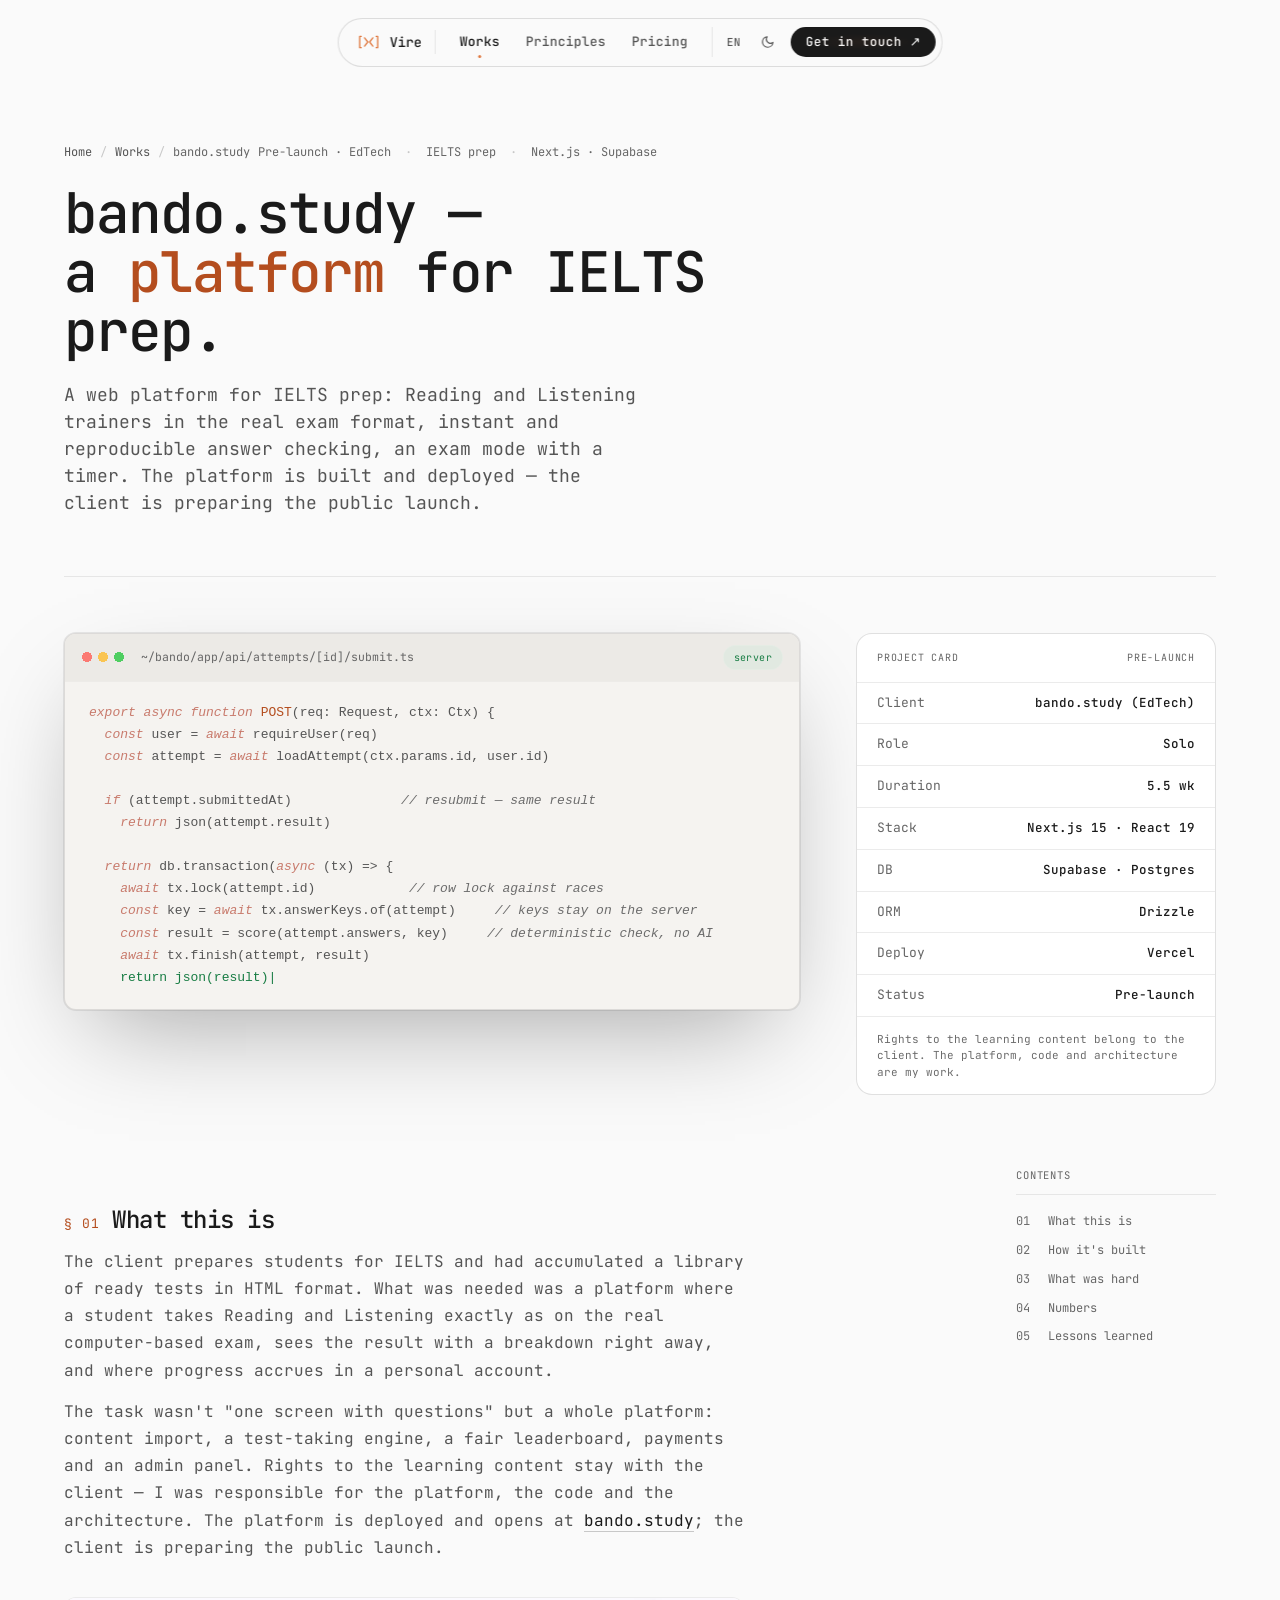
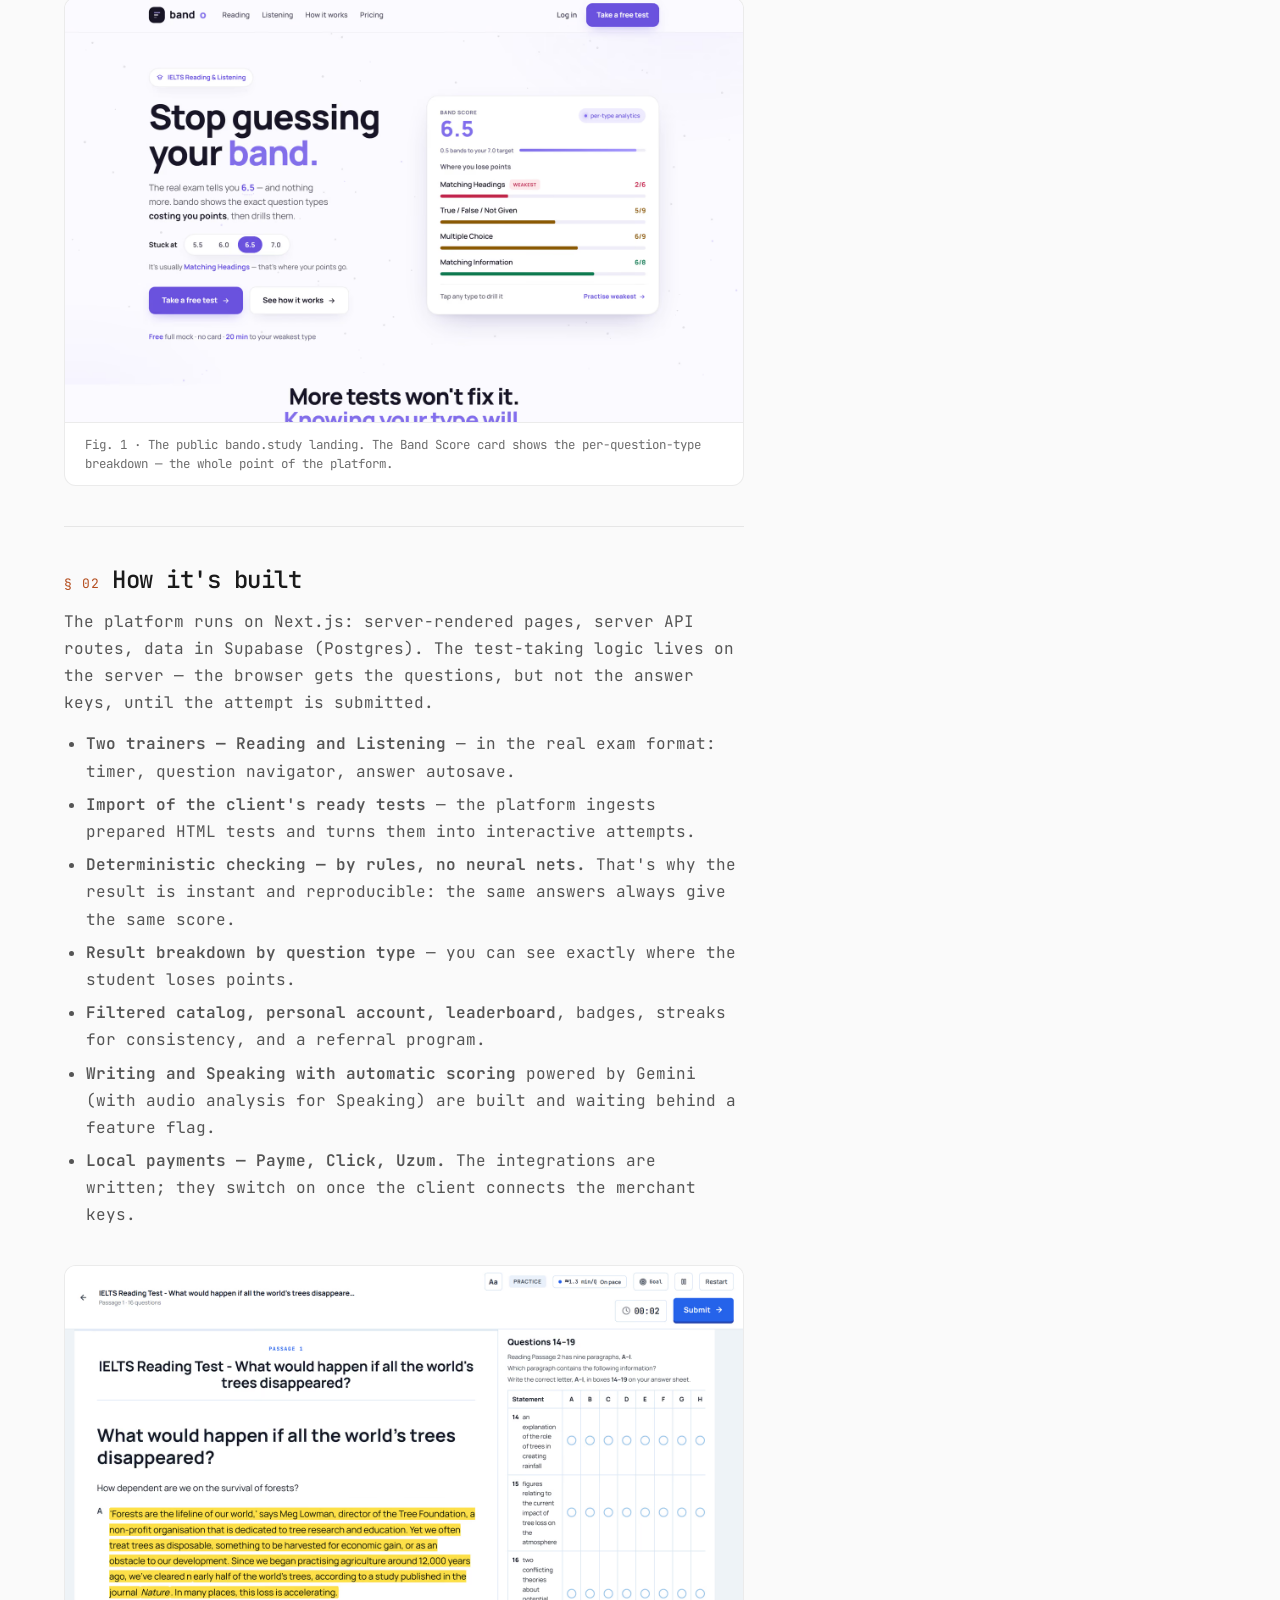
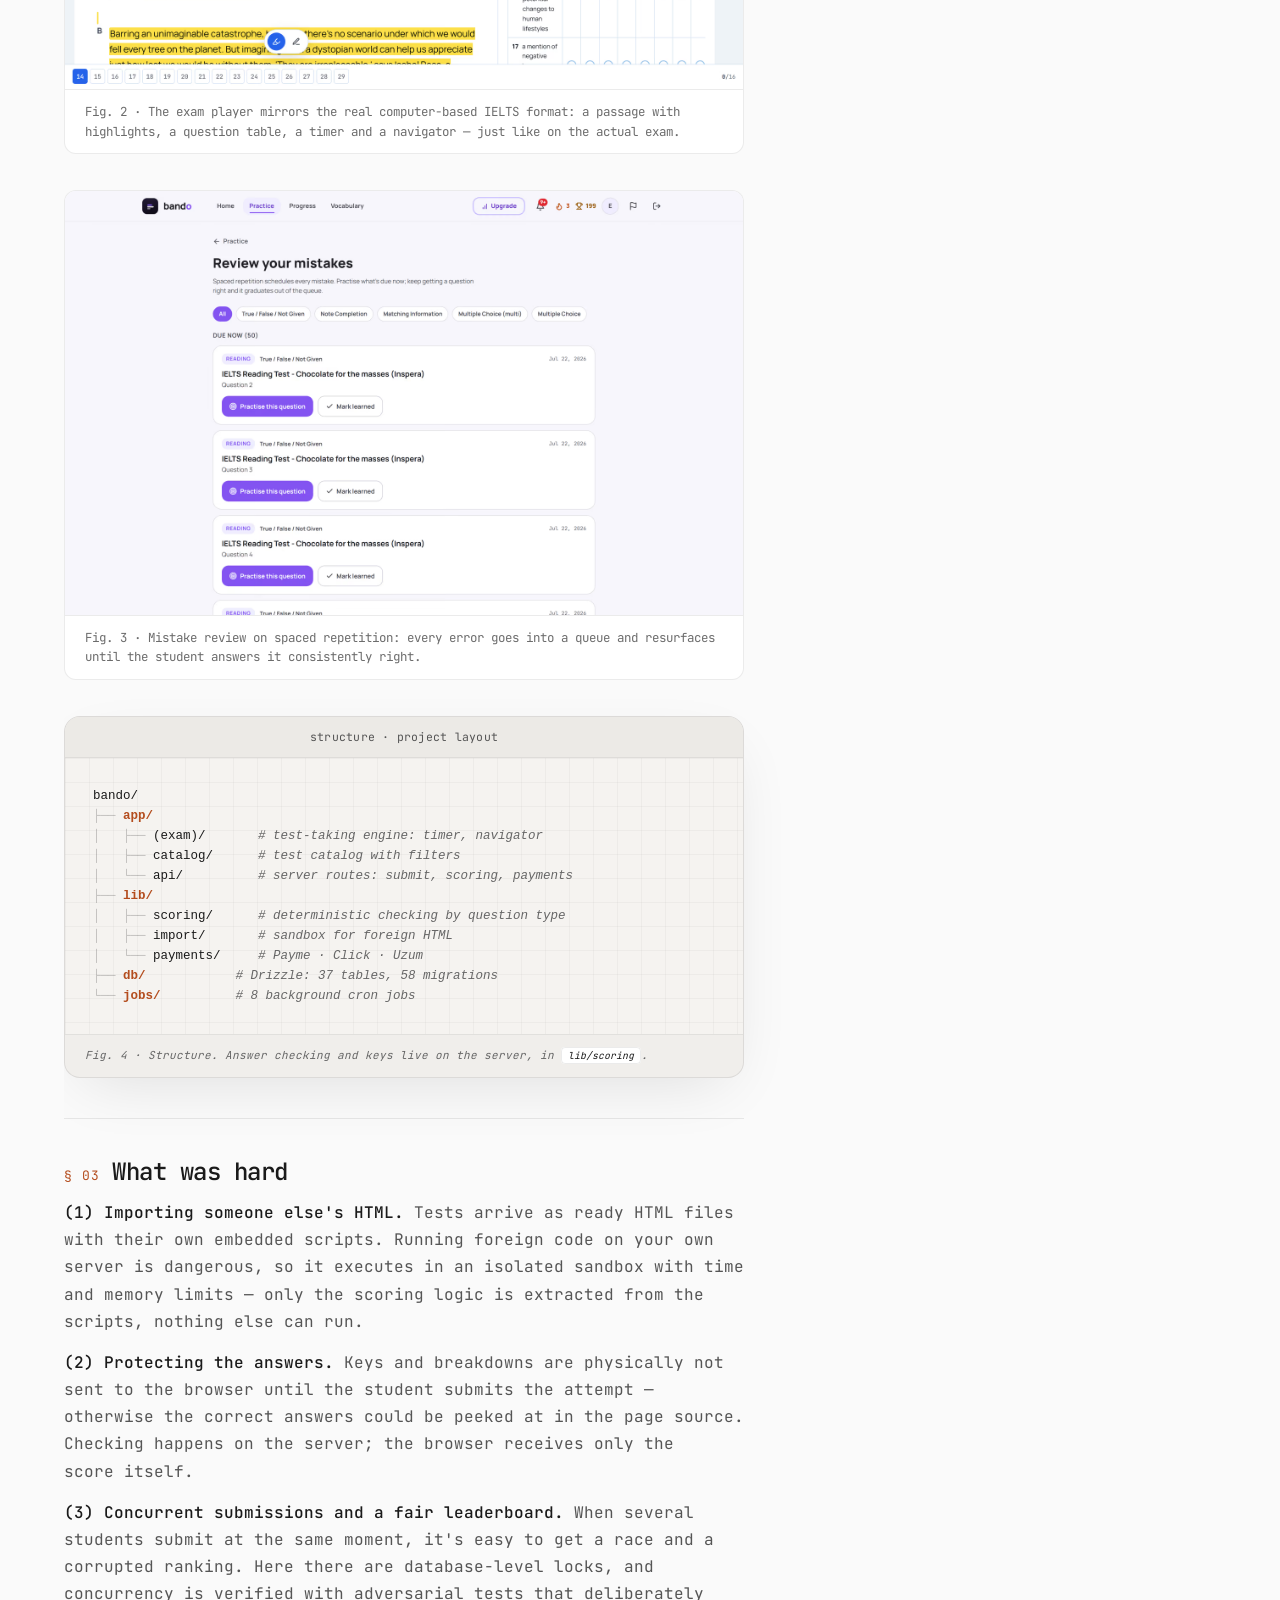
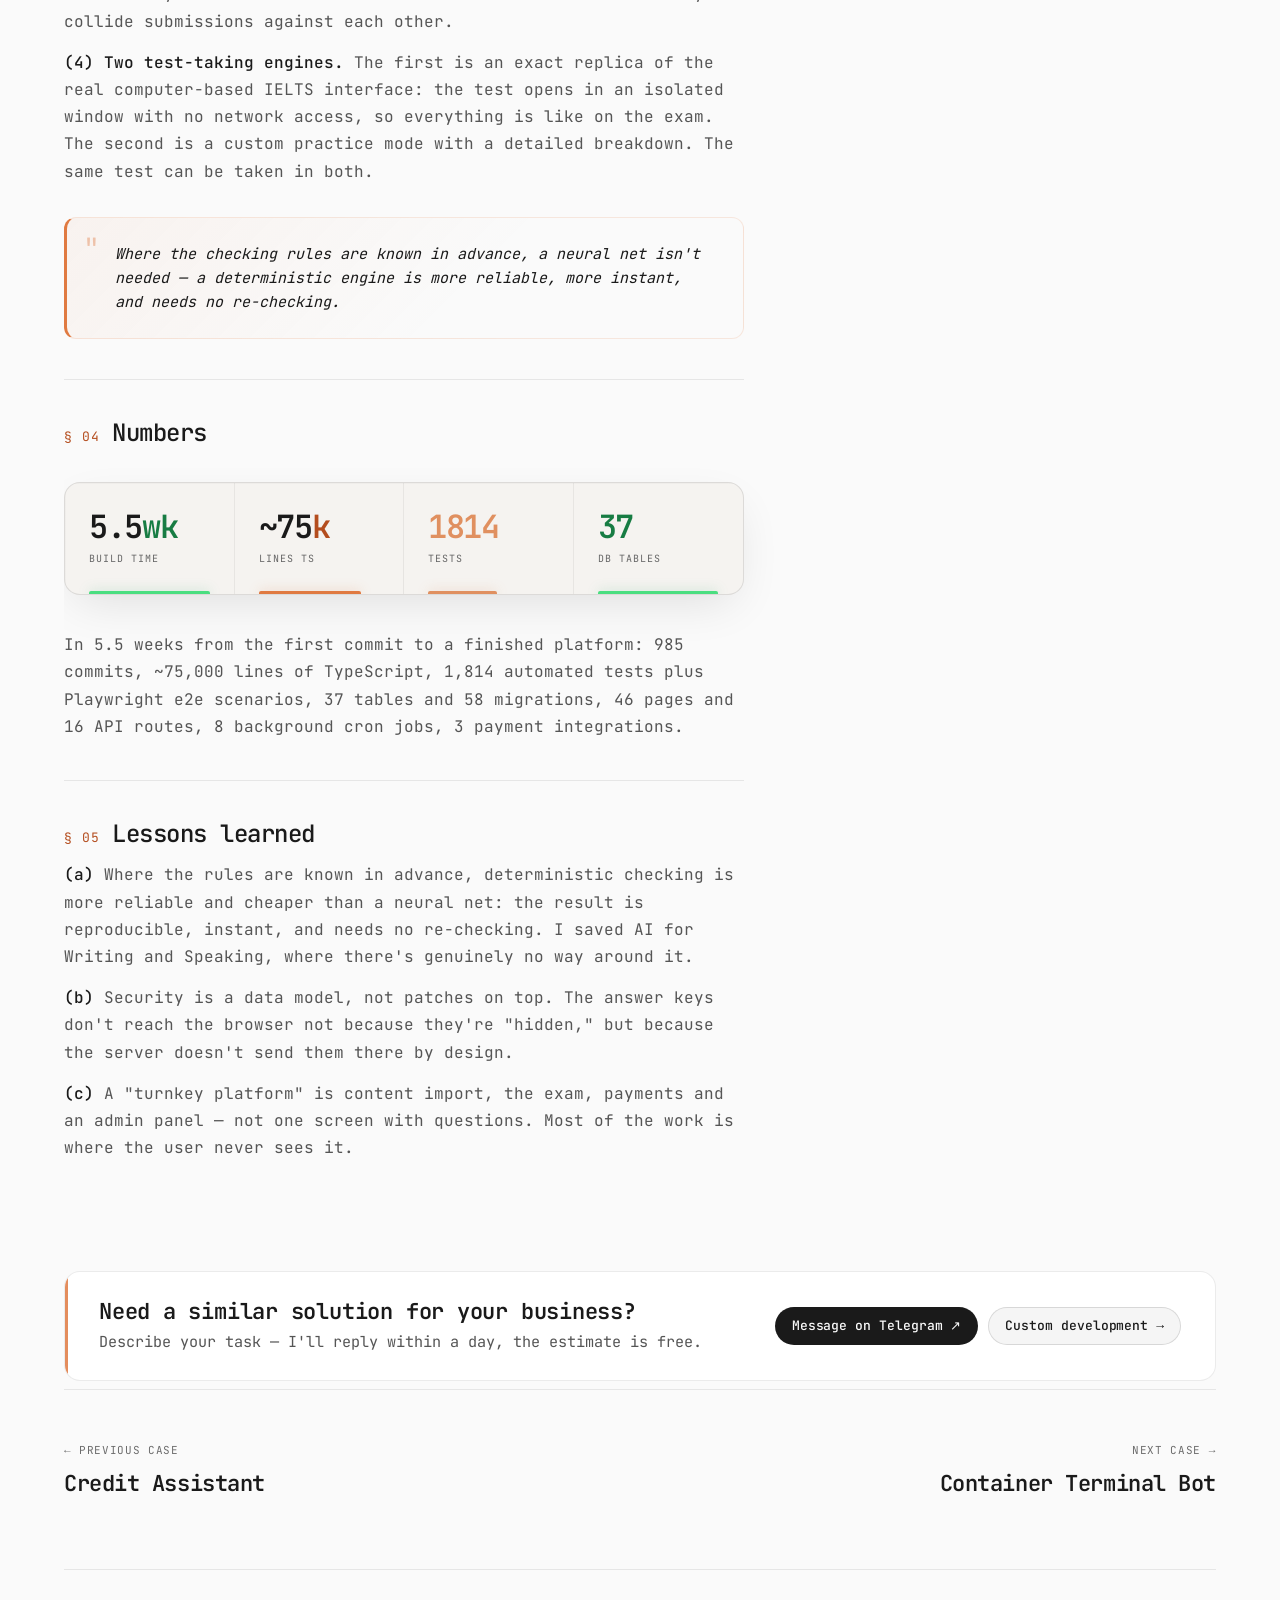
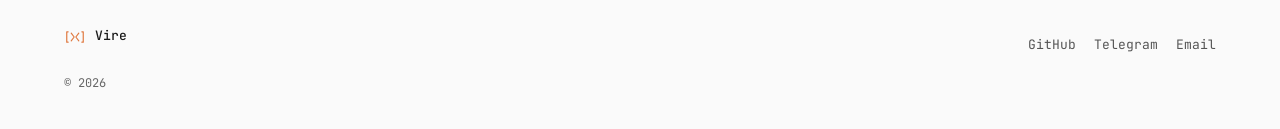
<file: case/bando.html>
<!DOCTYPE html>
<html lang="ru">
<head>
<meta charset="UTF-8">
<meta name="viewport" content="width=device-width, initial-scale=1.0">
<title>bando.study · Vire</title>
<meta name="description" content="IELTS prep web platform: real-exam Reading & Listening trainers, deterministic instant scoring, exam mode. Next.js 15, React 19, Supabase.">
<meta property="og:title" content="bando.study — кейс / Vire">
<meta property="og:description" content="IELTS prep web platform: real-exam Reading & Listening trainers, deterministic instant scoring, exam mode. Next.js 15, React 19, Supabase.">
<meta property="og:type" content="article">
<meta property="og:url" content="https://vire.dev/case/bando">
<link rel="canonical" href="https://vire.dev/case/bando">
<meta property="og:locale" content="ru_RU">
<meta property="og:locale:alternate" content="en_US">
<meta property="og:image" content="https://vire.dev/og/bando.png">
<meta property="og:image:width" content="1200">
<meta property="og:image:height" content="630">
<meta name="twitter:card" content="summary_large_image">
<meta name="twitter:description" content="IELTS prep web platform: real-exam Reading & Listening trainers, deterministic instant scoring, exam mode. Next.js 15, React 19, Supabase.">
<meta name="twitter:image" content="https://vire.dev/og/bando.png">
<link rel="preload" href="../styles/fonts/jbm-400-latin.woff2" as="font" type="font/woff2" crossorigin>
<link rel="preload" href="../styles/fonts/jbm-400-cyrillic.woff2" as="font" type="font/woff2" crossorigin>
<link rel="icon" href="../favicon.svg" type="image/svg+xml">
<link rel="apple-touch-icon" href="../apple-touch-icon.svg">
<link rel="stylesheet" href="../styles/base.css">
<link rel="stylesheet" href="../styles/components.css">
<script type="application/ld+json">
{
  "@context": "https://schema.org",
  "@type": "CreativeWork",
  "name": "bando.study — кейс",
  "url": "https://vire.dev/case/bando",
  "inLanguage": "ru",
  "image": "https://vire.dev/og/bando.png",
  "author": { "@type": "Person", "name": "Элёр", "url": "https://vire.dev/", "sameAs": ["https://github.com/RiobVO", "https://t.me/plssog"] }
}
</script>
</head>
<body data-theme="dark">
<a href="#main" class="skip-link"><span data-lang="ru">К содержимому</span><span data-lang="en">Skip to content</span></a>

<nav class="nav-pill" aria-label="Primary">
  <a href="/" class="brand">
    <span class="logo-mark"><svg aria-hidden="true" focusable="false" width="24" height="24" viewBox="0 0 128 128" fill="none" stroke="currentColor" stroke-width="7" stroke-linecap="round" stroke-linejoin="round"><polyline points="24,34 16,34 16,94 24,94"/><polyline points="42,42 59,64 42,86"/><polyline points="86,42 69,64 86,86"/><polyline points="104,34 112,34 112,94 104,94"/></svg></span>
    <span>Vire</span>
  </a>
  <div class="links">
    <a href="/#work" class="current"><span data-lang="ru">Работы</span><span data-lang="en">Works</span></a>
    <a href="/#principles"><span data-lang="ru">Принципы</span><span data-lang="en">Principles</span></a>
    <a href="/pricing"><span data-lang="ru">Цены</span><span data-lang="en">Pricing</span></a>
  </div>
  <div class="tools">
    <button type="button" class="icon-btn" data-lang-cycle aria-label="RU, switch to English">
      <span data-lang-label>RU</span>
    </button>
    <button type="button" class="icon-btn" data-theme-btn aria-label="Toggle theme"></button>
  </div>
  <a href="https://t.me/plssog" class="btn primary cta">
    <span data-lang="ru">Связаться</span><span data-lang="en">Get in touch</span>
    <span class="arrow">↗</span>
  </a>
</nav>

<div class="shell" id="main" data-screen-label="case-bando">

  <section class="page-head">
    <div class="breadcrumb">
      <a href="/"><span data-lang="ru">Главная</span><span data-lang="en">Home</span></a>
      <span class="sep">/</span>
      <a href="/#work"><span data-lang="ru">Работы</span><span data-lang="en">Works</span></a>
      <span class="sep">/</span>
      <span>bando.study</span>
    </div>
    <div class="case-meta-row">
      <span>Pre-launch · EdTech</span>
      <span class="sep">·</span>
      <span><span data-lang="ru">Подготовка к IELTS</span><span data-lang="en">IELTS prep</span></span>
      <span class="sep">·</span>
      <span>Next.js · Supabase</span>
    </div>
    <h1 class="reveal">
      <span data-lang="ru">bando.study —<br><span class="accent-gradient">платформа подготовки</span> к IELTS.</span>
      <span data-lang="en">bando.study —<br>a <span class="accent-gradient">platform</span> for IELTS prep.</span>
    </h1>
    <p class="lede reveal d1">
      <span data-lang="ru">Веб-платформа для подготовки к IELTS: тренажёры Reading и Listening в формате реального экзамена, мгновенная и воспроизводимая проверка ответов, режим экзамена с таймером. Платформа готова и развёрнута — публичный запуск заказчик готовит.</span>
      <span data-lang="en">A web platform for IELTS prep: Reading and Listening trainers in the real exam format, instant and reproducible answer checking, an exam mode with a timer. The platform is built and deployed — the client is preparing the public launch.</span>
    </p>
  </section>

  <section style="padding: 56px 0 24px;">
    <div class="case-hero-row">
      <div class="code-card reveal">
        <div class="head">
          <span class="path">~/bando/app/api/attempts/[id]/submit.ts</span>
          <span class="tag">server</span>
        </div>
<pre class="body"><span class="kw">export async function</span> <span class="fn">POST</span>(req: Request, ctx: Ctx) {
  <span class="kw">const</span> user = <span class="kw">await</span> requireUser(req)
  <span class="kw">const</span> attempt = <span class="kw">await</span> loadAttempt(ctx.params.id, user.id)

  <span class="kw">if</span> (attempt.submittedAt)              <span class="comment"><span data-lang="ru">// повтор сдачи — тот же результат</span><span data-lang="en">// resubmit — same result</span></span>
    <span class="kw">return</span> json(attempt.result)

  <span class="kw">return</span> db.transaction(<span class="kw">async</span> (tx) => {
    <span class="kw">await</span> tx.lock(attempt.id)            <span class="comment"><span data-lang="ru">// блокировка строки против гонок</span><span data-lang="en">// row lock against races</span></span>
    <span class="kw">const</span> key = <span class="kw">await</span> tx.answerKeys.of(attempt)     <span class="comment"><span data-lang="ru">// ключи только на сервере</span><span data-lang="en">// keys stay on the server</span></span>
    <span class="kw">const</span> result = score(attempt.answers, key)     <span class="comment"><span data-lang="ru">// проверка детерминирована, без AI</span><span data-lang="en">// deterministic check, no AI</span></span>
    <span class="kw">await</span> tx.finish(attempt, result)
    <span class="ok" id="caseTyping">return json(result)</span></pre>
      </div>

      <aside class="case-spec reveal d1">
        <div class="head">
          <span><span data-lang="ru">Карточка проекта</span><span data-lang="en">Project card</span></span>
          <span>pre-launch</span>
        </div>
        <dl>
          <dt><span data-lang="ru">Заказчик</span><span data-lang="en">Client</span></dt><dd>bando.study (EdTech)</dd>
          <dt><span data-lang="ru">Роль</span><span data-lang="en">Role</span></dt><dd>Solo</dd>
          <dt><span data-lang="ru">Срок</span><span data-lang="en">Duration</span></dt><dd><span data-lang="ru">5,5 нед.</span><span data-lang="en">5.5 wk</span></dd>
          <dt><span data-lang="ru">Стек</span><span data-lang="en">Stack</span></dt><dd>Next.js 15 · React 19</dd>
          <dt><span data-lang="ru">БД</span><span data-lang="en">DB</span></dt><dd>Supabase · Postgres</dd>
          <dt>ORM</dt><dd>Drizzle</dd>
          <dt>Deploy</dt><dd>Vercel</dd>
          <dt><span data-lang="ru">Статус</span><span data-lang="en">Status</span></dt><dd>Pre-launch</dd>
        </dl>
        <p class="note">
          <span data-lang="ru">Права на учебный контент — у заказчика. Платформа, код и архитектура — моя разработка.</span>
          <span data-lang="en">Rights to the learning content belong to the client. The platform, code and architecture are my work.</span>
        </p>
      </aside>
    </div>
  </section>


  <div class="case-layout">

    <article class="case-body">

      <h2 id="brief"><span class="num">§ 01</span><span data-lang="ru">О чём проект</span><span data-lang="en">What this is</span></h2>
      <p>
        <span data-lang="ru">Заказчик готовит студентов к IELTS и накопил библиотеку готовых тестов в формате HTML. Нужна была платформа, где студент проходит Reading и Listening в том же виде, что и на реальном компьютерном экзамене, сразу видит результат с разбором, а прогресс копится в личном кабинете.</span>
        <span data-lang="en">The client prepares students for IELTS and had accumulated a library of ready tests in HTML format. What was needed was a platform where a student takes Reading and Listening exactly as on the real computer-based exam, sees the result with a breakdown right away, and where progress accrues in a personal account.</span>
      </p>
      <p>
        <span data-lang="ru">Задача была не «один экран с вопросами», а платформа целиком: импорт готового контента, движок прохождения, честный рейтинг, оплаты и админка. Права на учебный контент остаются у заказчика — я отвечал за платформу, код и архитектуру. Платформа развёрнута и открывается на <a href="https://bando.study" class="inline-link">bando.study</a>; публичный запуск заказчик готовит.</span>
        <span data-lang="en">The task wasn't "one screen with questions" but a whole platform: content import, a test-taking engine, a fair leaderboard, payments and an admin panel. Rights to the learning content stay with the client — I was responsible for the platform, the code and the architecture. The platform is deployed and opens at <a href="https://bando.study" class="inline-link">bando.study</a>; the client is preparing the public launch.</span>
      </p>

      <figure class="case-shot reveal">
        <picture>
          <source srcset="/img/bando.avif" type="image/avif">
          <source srcset="/img/bando.webp" type="image/webp">
          <img src="/img/bando.jpg" width="1600" height="1000" loading="lazy" decoding="async" alt="Лендинг bando.study: заголовок «Stop guessing your band» и карточка Band Score 6.5 с разбором результата по типам вопросов IELTS — Matching Headings, True/False/Not Given, Multiple Choice.">
        </picture>
        <figcaption>
          <span data-lang="ru">Рис. 1 · Публичный лендинг bando.study. Карточка Band Score показывает разбор по типам вопросов — то, ради чего платформа и делалась.</span>
          <span data-lang="en">Fig. 1 · The public bando.study landing. The Band Score card shows the per-question-type breakdown — the whole point of the platform.</span>
        </figcaption>
      </figure>

      <h2 id="built"><span class="num">§ 02</span><span data-lang="ru">Как устроено</span><span data-lang="en">How it's built</span></h2>
      <p>
        <span data-lang="ru">Платформа на Next.js: серверный рендеринг страниц, серверные API-роуты, данные в Supabase (Postgres). Логика прохождения теста живёт на сервере — браузер получает вопросы, но не ключи ответов до сдачи попытки.</span>
        <span data-lang="en">The platform runs on Next.js: server-rendered pages, server API routes, data in Supabase (Postgres). The test-taking logic lives on the server — the browser gets the questions, but not the answer keys, until the attempt is submitted.</span>
      </p>
      <ul>
        <li><span data-lang="ru"><strong>Два тренажёра — Reading и Listening</strong> — в формате реального экзамена: таймер, навигатор по вопросам, автосохранение ответов.</span><span data-lang="en"><strong>Two trainers — Reading and Listening</strong> — in the real exam format: timer, question navigator, answer autosave.</span></li>
        <li><span data-lang="ru"><strong>Импорт готовых тестов заказчика</strong> — платформа принимает подготовленные HTML-тесты и превращает их в интерактивные попытки.</span><span data-lang="en"><strong>Import of the client's ready tests</strong> — the platform ingests prepared HTML tests and turns them into interactive attempts.</span></li>
        <li><span data-lang="ru"><strong>Детерминированная проверка — по правилам, без нейросетей.</strong> Поэтому результат мгновенный и воспроизводимый: одинаковые ответы всегда дают одинаковый балл.</span><span data-lang="en"><strong>Deterministic checking — by rules, no neural nets.</strong> That's why the result is instant and reproducible: the same answers always give the same score.</span></li>
        <li><span data-lang="ru"><strong>Разбор результата по типам вопросов</strong> — видно, где именно студент теряет баллы.</span><span data-lang="en"><strong>Result breakdown by question type</strong> — you can see exactly where the student loses points.</span></li>
        <li><span data-lang="ru"><strong>Каталог с фильтрами, личный кабинет, лидерборд</strong>, бейджи, стрики за регулярность и реферальная программа.</span><span data-lang="en"><strong>Filtered catalog, personal account, leaderboard</strong>, badges, streaks for consistency, and a referral program.</span></li>
        <li><span data-lang="ru"><strong>Writing и Speaking с автоматической оценкой</strong> на базе Gemini (для Speaking — с разбором аудио) реализованы и ждут запуска за фиче-флагом.</span><span data-lang="en"><strong>Writing and Speaking with automatic scoring</strong> powered by Gemini (with audio analysis for Speaking) are built and waiting behind a feature flag.</span></li>
        <li><span data-lang="ru"><strong>Локальные оплаты — Payme, Click, Uzum.</strong> Интеграции написаны; включатся, когда заказчик подключит мерчант-ключи.</span><span data-lang="en"><strong>Local payments — Payme, Click, Uzum.</strong> The integrations are written; they switch on once the client connects the merchant keys.</span></li>
      </ul>

      <figure class="case-shot reveal">
        <picture>
          <source srcset="/img/bando-player.avif" type="image/avif">
          <source srcset="/img/bando-player.webp" type="image/webp">
          <img src="/img/bando-player.jpg" width="1600" height="1000" loading="lazy" decoding="async" alt="Плеер тренажёра Reading в bando: слева пассаж «What would happen if all the world's trees disappeared?» с жёлтыми выделениями и плавающим маркером, справа таблица вопросов Matching Information 14–19, сверху чип PRACTICE и темп ≈1.3 min/Q, таймер и кнопка Submit, внизу навигатор вопросов 14–29.">
        </picture>
        <figcaption>
          <span data-lang="ru">Рис. 2 · Экзамен-плеер повторяет формат реального компьютерного IELTS: пассаж с выделениями, таблица вопросов, таймер и навигатор — как на настоящем экзамене.</span>
          <span data-lang="en">Fig. 2 · The exam player mirrors the real computer-based IELTS format: a passage with highlights, a question table, a timer and a navigator — just like on the actual exam.</span>
        </figcaption>
      </figure>

      <figure class="case-shot reveal">
        <picture>
          <source srcset="/img/bando-mistakes.avif" type="image/avif">
          <source srcset="/img/bando-mistakes.webp" type="image/webp">
          <img src="/img/bando-mistakes.jpg" width="1600" height="1000" loading="lazy" decoding="async" alt="Экран «Review your mistakes» в bando: интервальные повторения с фильтрами по типам вопросов (True/False/Not Given, Note Completion, Matching Information, Multiple Choice), очередью «Due now (50)» и карточками вопросов с кнопками «Practise this question» и «Mark learned».">
        </picture>
        <figcaption>
          <span data-lang="ru">Рис. 3 · Разбор ошибок на интервальных повторениях: каждая ошибка попадает в очередь и всплывает снова, пока студент не начнёт отвечать на неё стабильно верно.</span>
          <span data-lang="en">Fig. 3 · Mistake review on spaced repetition: every error goes into a queue and resurfaces until the student answers it consistently right.</span>
        </figcaption>
      </figure>

      <div class="figure">
        <div class="fig-bar"><span class="fig-title">structure · project layout</span></div>
<pre><span class="fc">bando/</span>
├── <span class="fl">app/</span>
│   ├── <span class="fc">(exam)/</span>       <span class="fm"><span data-lang="ru"># движок прохождения: таймер, навигатор</span><span data-lang="en"># test-taking engine: timer, navigator</span></span>
│   ├── <span class="fc">catalog/</span>      <span class="fm"><span data-lang="ru"># каталог тестов с фильтрами</span><span data-lang="en"># test catalog with filters</span></span>
│   └── <span class="fc">api/</span>          <span class="fm"><span data-lang="ru"># серверные роуты: сдача, скоринг, оплаты</span><span data-lang="en"># server routes: submit, scoring, payments</span></span>
├── <span class="fl">lib/</span>
│   ├── <span class="fc">scoring/</span>      <span class="fm"><span data-lang="ru"># детерминированная проверка по типам вопросов</span><span data-lang="en"># deterministic checking by question type</span></span>
│   ├── <span class="fc">import/</span>       <span class="fm"><span data-lang="ru"># песочница для чужого HTML</span><span data-lang="en"># sandbox for foreign HTML</span></span>
│   └── <span class="fc">payments/</span>     <span class="fm"># Payme · Click · Uzum</span>
├── <span class="fl">db/</span>            <span class="fm"><span data-lang="ru"># Drizzle: 37 таблиц, 58 миграций</span><span data-lang="en"># Drizzle: 37 tables, 58 migrations</span></span>
└── <span class="fl">jobs/</span>          <span class="fm"><span data-lang="ru"># 8 фоновых крон-задач</span><span data-lang="en"># 8 background cron jobs</span></span></pre>
        <div class="caption"><span data-lang="ru">Рис. 4 · Структура. Проверка ответов и ключи живут на сервере, в <code>lib/scoring</code>.</span><span data-lang="en">Fig. 4 · Structure. Answer checking and keys live on the server, in <code>lib/scoring</code>.</span></div>
      </div>

      <h2 id="hard"><span class="num">§ 03</span><span data-lang="ru">Что было сложно</span><span data-lang="en">What was hard</span></h2>
      <p>
        <span data-lang="ru"><strong>(1) Импорт чужого HTML.</strong> Тесты приходят готовыми HTML-файлами со своими встроенными скриптами. Запускать чужой код на своём сервере опасно, поэтому он исполняется в изолированной песочнице с лимитами по времени и памяти — из скриптов достаётся только логика подсчёта баллов, ничего лишнего выполниться не может.</span>
        <span data-lang="en"><strong>(1) Importing someone else's HTML.</strong> Tests arrive as ready HTML files with their own embedded scripts. Running foreign code on your own server is dangerous, so it executes in an isolated sandbox with time and memory limits — only the scoring logic is extracted from the scripts, nothing else can run.</span>
      </p>
      <p>
        <span data-lang="ru"><strong>(2) Защита ответов.</strong> Ключи и разборы физически не отдаются в браузер, пока студент не сдал попытку — иначе правильные ответы можно было бы подсмотреть в коде страницы. Проверка идёт на сервере, браузер получает только сам балл.</span>
        <span data-lang="en"><strong>(2) Protecting the answers.</strong> Keys and breakdowns are physically not sent to the browser until the student submits the attempt — otherwise the correct answers could be peeked at in the page source. Checking happens on the server; the browser receives only the score itself.</span>
      </p>
      <p>
        <span data-lang="ru"><strong>(3) Одновременные сдачи и честный рейтинг.</strong> Когда несколько студентов сдают попытки в один момент, легко получить гонку и испорченный рейтинг. Здесь стоят блокировки на уровне базы данных, а конкурентность проверяется адверсариальными тестами — специально сталкивающими сдачи друг с другом.</span>
        <span data-lang="en"><strong>(3) Concurrent submissions and a fair leaderboard.</strong> When several students submit at the same moment, it's easy to get a race and a corrupted ranking. Here there are database-level locks, and concurrency is verified with adversarial tests that deliberately collide submissions against each other.</span>
      </p>
      <p>
        <span data-lang="ru"><strong>(4) Два движка прохождения.</strong> Первый — точная реплика интерфейса реального компьютерного IELTS: тест открывается в изолированном окне без доступа к сети, чтобы всё было как на экзамене. Второй — собственный режим практики с подробным разбором. Один и тот же тест проходится в обоих.</span>
        <span data-lang="en"><strong>(4) Two test-taking engines.</strong> The first is an exact replica of the real computer-based IELTS interface: the test opens in an isolated window with no network access, so everything is like on the exam. The second is a custom practice mode with a detailed breakdown. The same test can be taken in both.</span>
      </p>

      <div class="pullquote">
        <span data-lang="ru">Там, где правила проверки известны заранее, нейросеть не нужна — детерминированный движок надёжнее, мгновеннее и его не надо перепроверять.</span>
        <span data-lang="en">Where the checking rules are known in advance, a neural net isn't needed — a deterministic engine is more reliable, more instant, and needs no re-checking.</span>
      </div>

      <h2 id="numbers"><span class="num">§ 04</span><span data-lang="ru">Цифры</span><span data-lang="en">Numbers</span></h2>

      <div class="metric-row">
        <div class="metric">
          <span class="v">5.5<em>wk</em></span>
          <span class="l">BUILD TIME</span>
        </div>
        <div class="metric">
          <span class="v">~75<em>k</em></span>
          <span class="l">LINES TS</span>
        </div>
        <div class="metric">
          <span class="v"><em>1814</em></span>
          <span class="l">TESTS</span>
        </div>
        <div class="metric">
          <span class="v"><em>37</em></span>
          <span class="l">DB TABLES</span>
        </div>
      </div>

      <p>
        <span data-lang="ru">За 5,5 недель от первого коммита до готовой платформы: 985 коммитов, ~75 000 строк TypeScript, 1814 автотестов и e2e-сценарии Playwright, 37 таблиц и 58 миграций, 46 страниц и 16 API-роутов, 8 фоновых крон-задач, 3 платёжные интеграции.</span>
        <span data-lang="en">In 5.5 weeks from the first commit to a finished platform: 985 commits, ~75,000 lines of TypeScript, 1,814 automated tests plus Playwright e2e scenarios, 37 tables and 58 migrations, 46 pages and 16 API routes, 8 background cron jobs, 3 payment integrations.</span>
      </p>

      <h2 id="lessons"><span class="num">§ 05</span><span data-lang="ru">Что я вынес</span><span data-lang="en">Lessons learned</span></h2>
      <p>
        <span data-lang="ru"><strong>(а)</strong> Там, где правила известны заранее, детерминированная проверка надёжнее и дешевле нейросети: результат воспроизводим, мгновенен и его не надо перепроверять. AI я приберёг для Writing и Speaking, где без него действительно не обойтись.</span>
        <span data-lang="en"><strong>(a)</strong> Where the rules are known in advance, deterministic checking is more reliable and cheaper than a neural net: the result is reproducible, instant, and needs no re-checking. I saved AI for Writing and Speaking, where there's genuinely no way around it.</span>
      </p>
      <p>
        <span data-lang="ru"><strong>(б)</strong> Безопасность — это модель данных, а не заплатки поверх. Ключи ответов не уходят в браузер не потому, что «спрятаны», а потому что сервер их туда не отдаёт — так спроектировано.</span>
        <span data-lang="en"><strong>(b)</strong> Security is a data model, not patches on top. The answer keys don't reach the browser not because they're "hidden," but because the server doesn't send them there by design.</span>
      </p>
      <p>
        <span data-lang="ru"><strong>(в)</strong> «Платформа под ключ» — это импорт контента, экзамен, оплаты и админка, а не один экран с вопросами. Большая часть работы там, где пользователь её не видит.</span>
        <span data-lang="en"><strong>(c)</strong> A "turnkey platform" is content import, the exam, payments and an admin panel — not one screen with questions. Most of the work is where the user never sees it.</span>
      </p>

    </article>

    <aside>
      <nav class="case-toc">
        <div class="head"><span data-lang="ru">Содержание</span><span data-lang="en">Contents</span></div>
        <ol>
          <li><a href="#brief"><span data-lang="ru">О чём проект</span><span data-lang="en">What this is</span></a></li>
          <li><a href="#built"><span data-lang="ru">Как устроено</span><span data-lang="en">How it's built</span></a></li>
          <li><a href="#hard"><span data-lang="ru">Что было сложно</span><span data-lang="en">What was hard</span></a></li>
          <li><a href="#numbers"><span data-lang="ru">Цифры</span><span data-lang="en">Numbers</span></a></li>
          <li><a href="#lessons"><span data-lang="ru">Что я вынес</span><span data-lang="en">Lessons learned</span></a></li>
        </ol>
      </nav>
    </aside>

  </div>

  <section class="case-cta reveal">
    <h2><span data-lang="ru">Нужно похожее решение для вашего бизнеса?</span><span data-lang="en">Need a similar solution for your business?</span></h2>
    <p><span data-lang="ru">Опишите задачу — отвечу в течение дня, оценку дам бесплатно.</span><span data-lang="en">Describe your task — I'll reply within a day, the estimate is free.</span></p>
    <div class="ctas">
      <a href="https://t.me/plssog" class="btn primary"><span data-lang="ru">Написать в Telegram</span><span data-lang="en">Message on Telegram</span><span class="arrow">↗</span></a>
      <a href="/pricing#02" class="btn secondary"><span data-lang="ru">Разработка под ключ</span><span data-lang="en">Custom development</span><span class="arrow">→</span></a>
    </div>
  </section>

  <nav class="case-nav">
    <a href="/case/credit-assistant" class="prev">
      <div class="label"><span data-lang="ru">← Предыдущий кейс</span><span data-lang="en">← Previous case</span></div>
      <div class="title-line">Credit Assistant</div>
    </a>
    <a href="/case/container-bot" class="next">
      <div class="label"><span data-lang="ru">Следующий кейс →</span><span data-lang="en">Next case →</span></div>
      <div class="title-line">Container Terminal Bot</div>
    </a>
  </nav>

  <footer class="site-footer">
    <div class="row">
      <a href="/" class="brand">
        <span class="logo-mark"><svg aria-hidden="true" focusable="false" width="24" height="24" viewBox="0 0 128 128" fill="none" stroke="currentColor" stroke-width="7" stroke-linecap="round" stroke-linejoin="round"><polyline points="24,34 16,34 16,94 24,94"/><polyline points="42,42 59,64 42,86"/><polyline points="86,42 69,64 86,86"/><polyline points="104,34 112,34 112,94 104,94"/></svg></span>
        <span>Vire</span>
      </a>
      <div class="links">
        <a href="https://github.com/RiobVO">GitHub</a>
        <a href="https://t.me/plssog">Telegram</a>
        <a href="mailto:eleru340&#64;gmail&#46;com">Email</a>
              </div>
    </div>
    <div class="colophon">© 2026</div>
  </footer>

</div>

<script src="../scripts/chrome.js"></script>
<script>
document.querySelectorAll('.case-nav a').forEach(function(a) {
  a.addEventListener('mousemove', function(e) {
    var r = a.getBoundingClientRect();
    a.style.setProperty('--mx', ((e.clientX - r.left) / r.width * 100) + '%');
    a.style.setProperty('--my', ((e.clientY - r.top) / r.height * 100) + '%');
  });
});

var metrics = document.querySelectorAll('.metric-row .metric');
if (metrics.length) {
  new IntersectionObserver(function(entries) {
    entries.forEach(function(e) {
      if (e.isIntersecting) {
        metrics.forEach(function(m) { m.classList.add('in-view'); });
      }
    });
  }, { threshold: 0.3 }).observe(document.querySelector('.metric-row'));
}
</script>
</body>
</html>
</file>
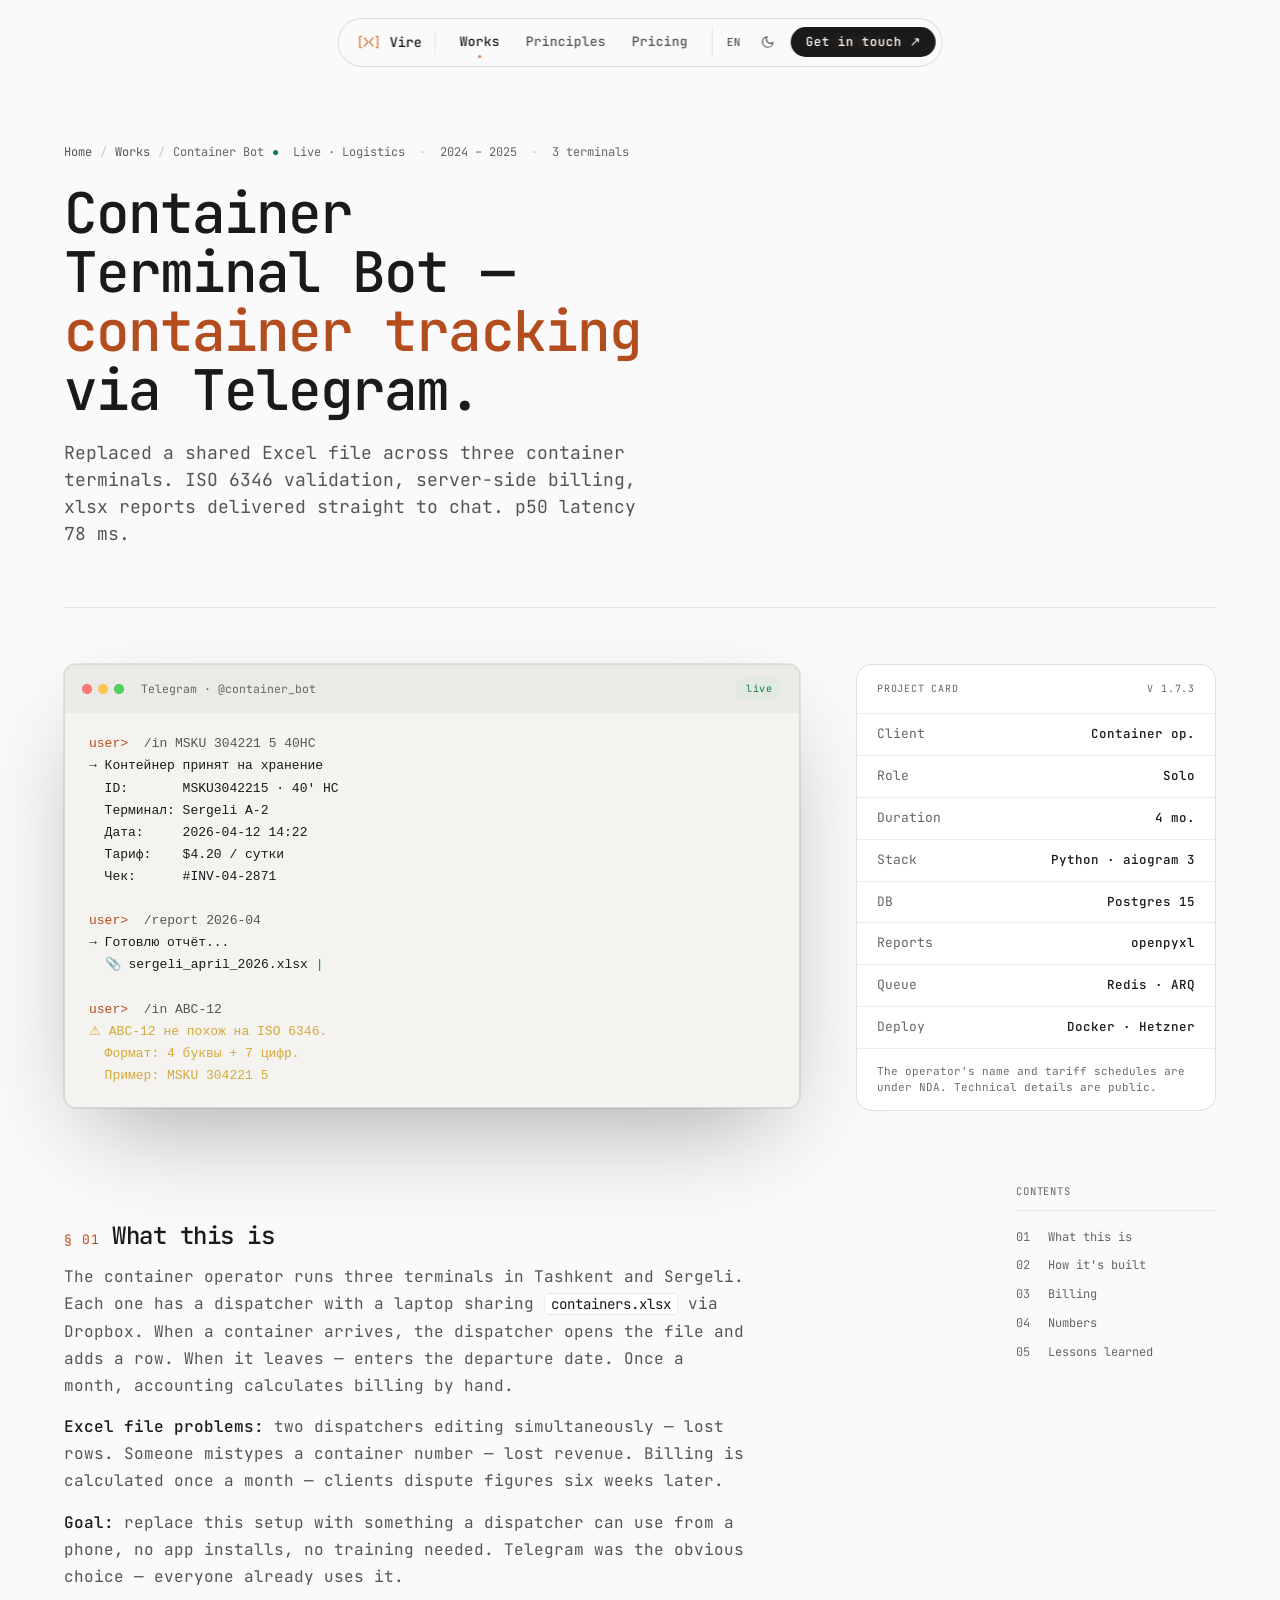
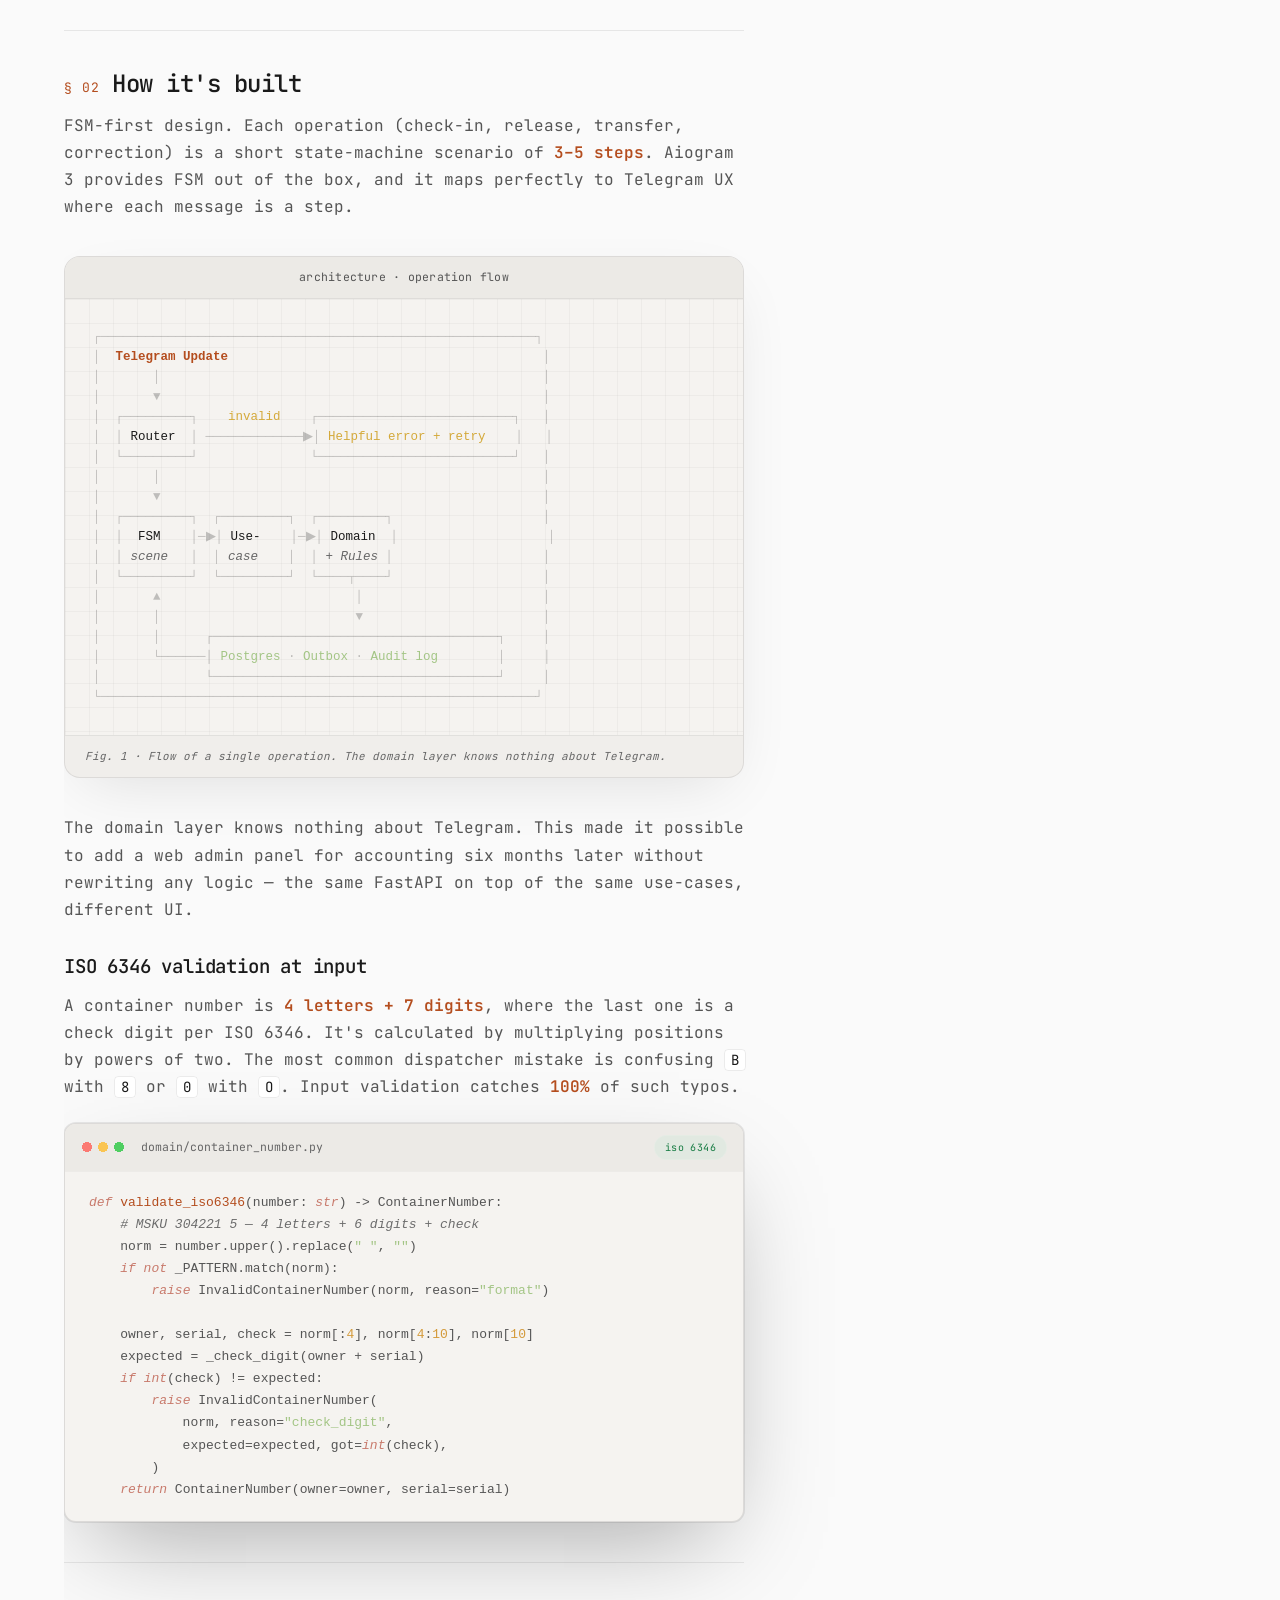
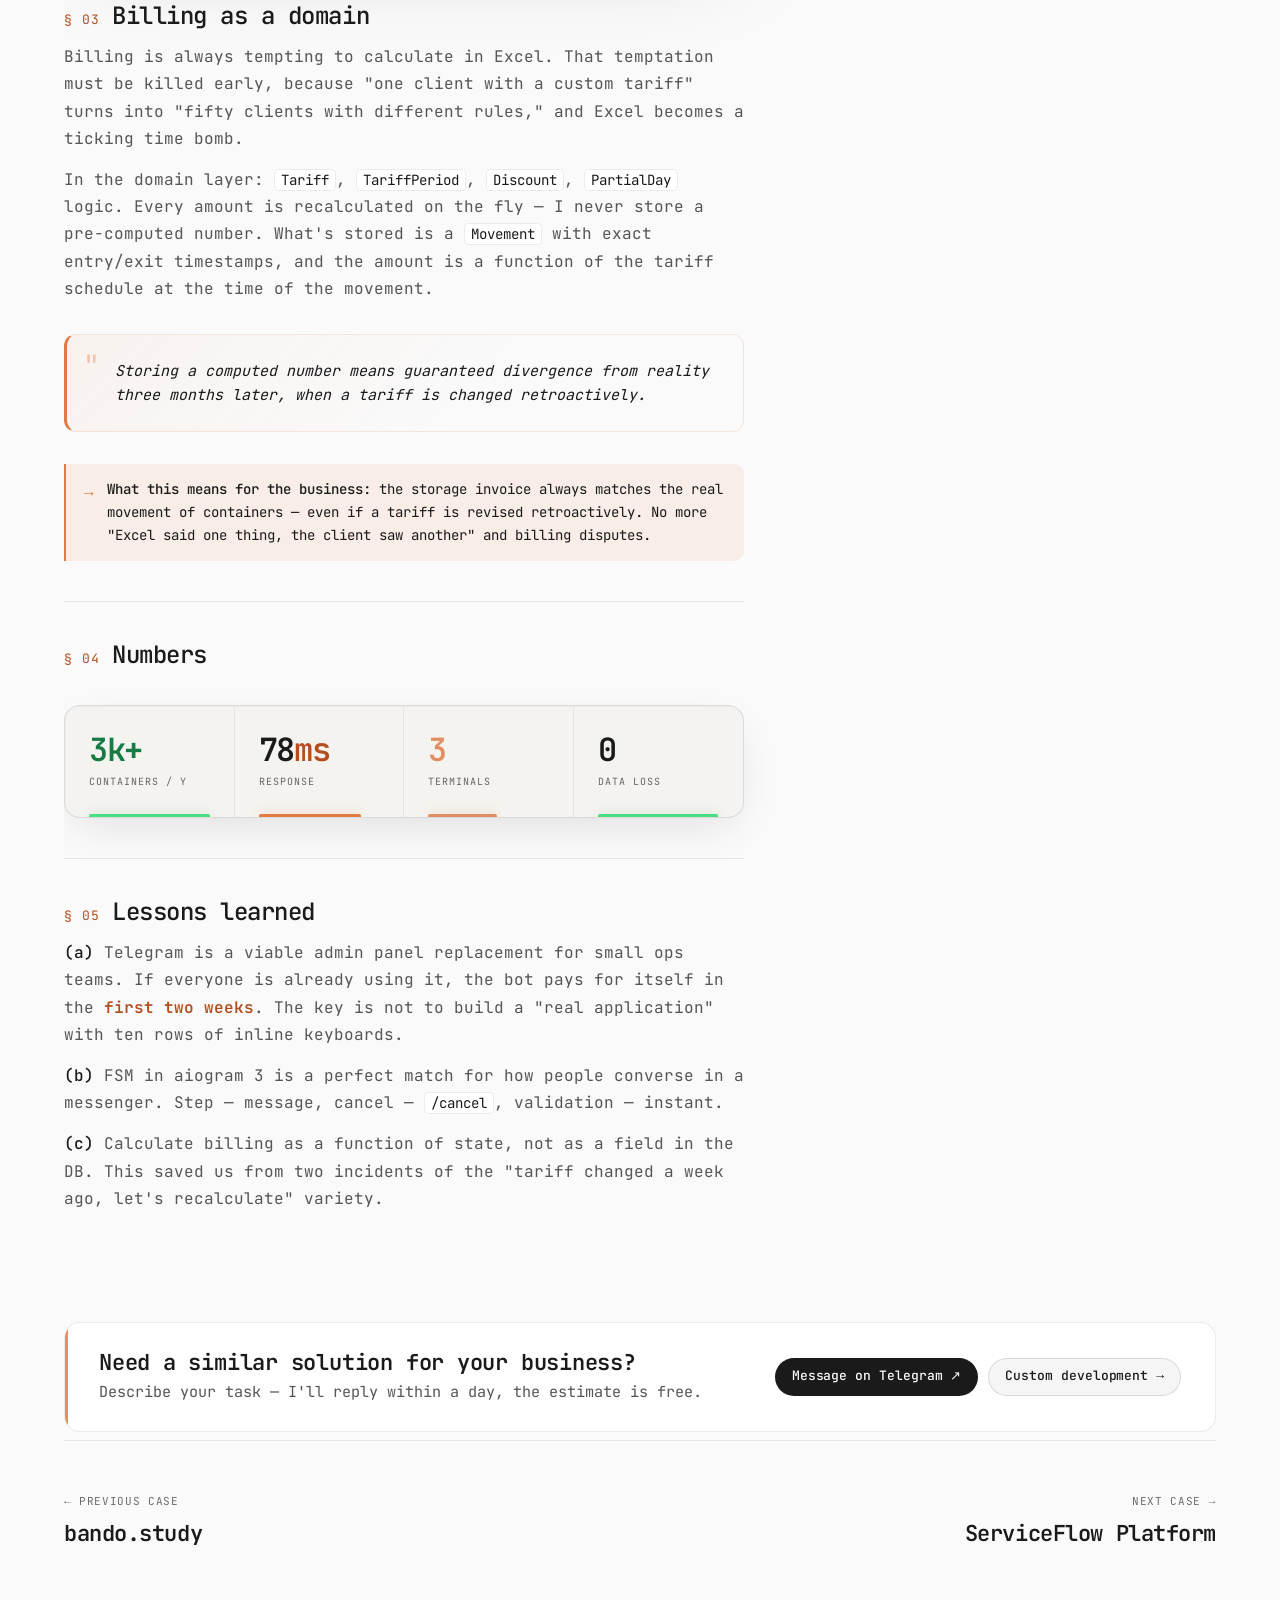
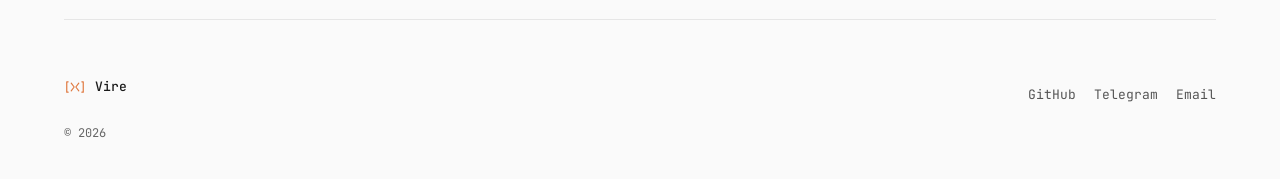
<file: case/container-bot.html>
<!DOCTYPE html>
<html lang="ru">
<head>
<meta charset="UTF-8">
<meta name="viewport" content="width=device-width, initial-scale=1.0">
<title>Container Terminal Bot · Vire</title>
<meta name="description" content="Telegram-учёт контейнеров для трёх терминалов: ISO 6346, билинг на сервере, xlsx-отчёты в чат.">
<meta property="og:title" content="Container Terminal Bot — кейс / Vire">
<meta property="og:description" content="Telegram-учёт контейнеров для трёх терминалов: ISO 6346, билинг на сервере, xlsx-отчёты в чат.">
<meta property="og:type" content="article">
<meta property="og:url" content="https://vire.dev/case/container-bot">
<link rel="canonical" href="https://vire.dev/case/container-bot">
<meta property="og:locale" content="ru_RU">
<meta property="og:locale:alternate" content="en_US">
<meta property="og:image" content="https://vire.dev/og/container-bot.png">
<meta property="og:image:width" content="1200">
<meta property="og:image:height" content="630">
<meta name="twitter:card" content="summary_large_image">
<meta name="twitter:description" content="Telegram-учёт контейнеров для трёх терминалов: ISO 6346, билинг на сервере, xlsx-отчёты в чат.">
<meta name="twitter:image" content="https://vire.dev/og/container-bot.png">
<link rel="preload" href="../styles/fonts/jbm-400-latin.woff2" as="font" type="font/woff2" crossorigin>
<link rel="preload" href="../styles/fonts/jbm-400-cyrillic.woff2" as="font" type="font/woff2" crossorigin>
<link rel="icon" href="../favicon.svg" type="image/svg+xml">
<link rel="apple-touch-icon" href="../apple-touch-icon.svg">
<link rel="stylesheet" href="../styles/base.css">
<link rel="stylesheet" href="../styles/components.css">
<script type="application/ld+json">
{
  "@context": "https://schema.org",
  "@type": "CreativeWork",
  "name": "Container Terminal Bot — кейс",
  "url": "https://vire.dev/case/container-bot",
  "inLanguage": "ru",
  "image": "https://vire.dev/og/container-bot.png",
  "author": { "@type": "Person", "name": "Элёр", "url": "https://vire.dev/", "sameAs": ["https://github.com/RiobVO", "https://t.me/plssog"] }
}
</script>
</head>
<body data-theme="dark">
<a href="#main" class="skip-link"><span data-lang="ru">К содержимому</span><span data-lang="en">Skip to content</span></a>

<nav class="nav-pill" aria-label="Primary">
  <a href="/" class="brand">
    <span class="logo-mark"><svg aria-hidden="true" focusable="false" width="24" height="24" viewBox="0 0 128 128" fill="none" stroke="currentColor" stroke-width="7" stroke-linecap="round" stroke-linejoin="round"><polyline points="24,34 16,34 16,94 24,94"/><polyline points="42,42 59,64 42,86"/><polyline points="86,42 69,64 86,86"/><polyline points="104,34 112,34 112,94 104,94"/></svg></span>
    <span>Vire</span>
  </a>
  <div class="links">
    <a href="/#work" class="current"><span data-lang="ru">Работы</span><span data-lang="en">Works</span></a>
    <a href="/#principles"><span data-lang="ru">Принципы</span><span data-lang="en">Principles</span></a>
    <a href="/pricing"><span data-lang="ru">Цены</span><span data-lang="en">Pricing</span></a>
  </div>
  <div class="tools">
    <button type="button" class="icon-btn" data-lang-cycle aria-label="RU, switch to English">
      <span data-lang-label>RU</span>
    </button>
    <button type="button" class="icon-btn" data-theme-btn aria-label="Toggle theme"></button>
  </div>
  <a href="https://t.me/plssog" class="btn primary cta">
    <span data-lang="ru">Связаться</span><span data-lang="en">Get in touch</span>
    <span class="arrow">↗</span>
  </a>
</nav>

<div class="shell" id="main" data-screen-label="case-container-bot">

  <section class="page-head">
    <div class="breadcrumb">
      <a href="/"><span data-lang="ru">Главная</span><span data-lang="en">Home</span></a>
      <span class="sep">/</span>
      <a href="/#work"><span data-lang="ru">Работы</span><span data-lang="en">Works</span></a>
      <span class="sep">/</span>
      <span>Container Bot</span>
    </div>
    <div class="case-meta-row">
      <span class="dot">●</span>
      <span>Live · Logistics</span>
      <span class="sep">·</span>
      <span>2024 – 2025</span>
      <span class="sep">·</span>
      <span><span data-lang="ru">3 терминала</span><span data-lang="en">3 terminals</span></span>
    </div>
    <h1 class="reveal">
      <span data-lang="ru">Container Terminal Bot —<br><span class="accent-gradient">учёт контейнеров</span> из Telegram.</span>
      <span data-lang="en">Container Terminal Bot —<br><span class="accent-gradient">container tracking</span> via Telegram.</span>
    </h1>
    <p class="lede reveal d1">
      <span data-lang="ru">Заменил расшаренный Excel-файл на трёх контейнерных терминалах. ISO 6346 валидация, биллинг на сервере, xlsx-отчёты прямо в чат. p50 латентность 78 мс.</span>
      <span data-lang="en">Replaced a shared Excel file across three container terminals. ISO 6346 validation, server-side billing, xlsx reports delivered straight to chat. p50 latency 78 ms.</span>
    </p>
  </section>

  <section style="padding: 56px 0 24px;">
    <div class="case-hero-row">
      <div class="code-card reveal">
        <div class="head">
          <span class="path">Telegram · @container_bot</span>
          <span class="tag">live</span>
        </div>
<pre class="body"><span class="prompt">user&gt;</span> /in MSKU 304221 5 40HC
<span class="out">→ Контейнер принят на хранение
  ID:       MSKU3042215 · 40' HC
  Терминал: Sergeli A-2
  Дата:     2026-04-12 14:22
  Тариф:    $4.20 / сутки
  Чек:      #INV-04-2871</span>

<span class="prompt">user&gt;</span> /report 2026-04
<span class="out" id="caseTyping">→ Готовлю отчёт...
  📎 sergeli_april_2026.xlsx · 312 KB
  📊 1 247 движений · 38 клиентов
  💰 $42 318 биллинга</span>

<span class="prompt">user&gt;</span> /in ABC-12
<span class="warn">⚠ ABC-12 не похож на ISO 6346.
  Формат: 4 буквы + 7 цифр.
  Пример: MSKU 304221 5</span></pre>
      </div>

      <aside class="case-spec reveal d1">
        <div class="head">
          <span><span data-lang="ru">Карточка проекта</span><span data-lang="en">Project card</span></span>
          <span>v 1.7.3</span>
        </div>
        <dl>
          <dt><span data-lang="ru">Заказчик</span><span data-lang="en">Client</span></dt><dd>Container op.</dd>
          <dt><span data-lang="ru">Роль</span><span data-lang="en">Role</span></dt><dd>Solo</dd>
          <dt><span data-lang="ru">Срок</span><span data-lang="en">Duration</span></dt><dd><span data-lang="ru">4 мес.</span><span data-lang="en">4 mo.</span></dd>
          <dt><span data-lang="ru">Стек</span><span data-lang="en">Stack</span></dt><dd>Python · aiogram 3</dd>
          <dt><span data-lang="ru">БД</span><span data-lang="en">DB</span></dt><dd>Postgres 15</dd>
          <dt><span data-lang="ru">Отчёты</span><span data-lang="en">Reports</span></dt><dd>openpyxl</dd>
          <dt><span data-lang="ru">Очередь</span><span data-lang="en">Queue</span></dt><dd>Redis · ARQ</dd>
          <dt>Deploy</dt><dd>Docker · Hetzner</dd>
        </dl>
        <p class="note">
          <span data-lang="ru">Имя оператора и тарифные сетки под NDA. Технические детали — публичные.</span>
          <span data-lang="en">The operator's name and tariff schedules are under NDA. Technical details are public.</span>
        </p>
      </aside>
    </div>
  </section>


  <div class="case-layout">

    <article class="case-body">

      <h2 id="brief"><span class="num">§ 01</span><span data-lang="ru">О чём проект</span><span data-lang="en">What this is</span></h2>
      <p>
        <span data-lang="ru">Контейнерный оператор имеет три терминала в Ташкенте и Сергелях. На каждом сидит диспетчер с ноутбуком, на котором — расшаренный по Dropbox <code>контейнеры.xlsx</code>. Когда заезжает контейнер, диспетчер открывает файл, вписывает строку. Когда выезжает — вписывает дату выезда. Раз в месяц бухгалтерия считает биллинг ручкой.</span>
        <span data-lang="en">The container operator runs three terminals in Tashkent and Sergeli. Each one has a dispatcher with a laptop sharing <code>containers.xlsx</code> via Dropbox. When a container arrives, the dispatcher opens the file and adds a row. When it leaves — enters the departure date. Once a month, accounting calculates billing by hand.</span>
      </p>
      <p>
        <span data-lang="ru"><strong>Проблемы Excel-файла:</strong> два диспетчера правят одновременно — потеря строк. Кто-то опечатывается в номере контейнера — потеря денег. Биллинг считается раз в месяц — клиенты спорят с цифрами через полтора месяца.</span>
        <span data-lang="en"><strong>Excel file problems:</strong> two dispatchers editing simultaneously — lost rows. Someone mistypes a container number — lost revenue. Billing is calculated once a month — clients dispute figures six weeks later.</span>
      </p>
      <p>
        <span data-lang="ru"><strong>Задача:</strong> заменить картину на что-то, что диспетчер сможет использовать с телефона, без установки приложений и без обучения. Telegram — очевидный выбор, потому что все уже в нём сидят.</span>
        <span data-lang="en"><strong>Goal:</strong> replace this setup with something a dispatcher can use from a phone, no app installs, no training needed. Telegram was the obvious choice — everyone already uses it.</span>
      </p>

      <h2 id="architecture"><span class="num">§ 02</span><span data-lang="ru">Как устроено</span><span data-lang="en">How it's built</span></h2>
      <p>
        <span data-lang="ru">FSM-первый дизайн. Каждая операция (приём, выдача, перемещение, корректировка) — короткий стейт-машинный сценарий из <strong class="num">3 – 5 шагов</strong>. Aiogram 3 даёт FSM из коробки, и это идеально ложится на Telegram-UX, где каждое сообщение — шаг.</span>
        <span data-lang="en">FSM-first design. Each operation (check-in, release, transfer, correction) is a short state-machine scenario of <strong class="num">3–5 steps</strong>. Aiogram 3 provides FSM out of the box, and it maps perfectly to Telegram UX where each message is a step.</span>
      </p>

      <div class="figure">
        <div class="fig-bar"><span class="fig-title">architecture · operation flow</span></div>
<pre>┌──────────────────────────────────────────────────────────┐
│  <span class="fl">Telegram Update</span>                                          │
│       │                                                   │
│       ▼                                                   │
│  ┌─────────┐    <span class="fw">invalid</span>    ┌──────────────────────────┐   │
│  │ <span class="fc">Router</span>  │ ─────────────▶│ <span class="fw">Helpful error + retry</span>    │   │
│  └─────────┘               └──────────────────────────┘   │
│       │                                                   │
│       ▼                                                   │
│  ┌─────────┐  ┌─────────┐  ┌─────────┐                    │
│  │  <span class="fc">FSM</span>    │─▶│ <span class="fc">Use-</span>    │─▶│ <span class="fc">Domain</span>  │                    │
│  │ <span class="fm">scene</span>   │  │ <span class="fm">case</span>    │  │ <span class="fm">+ Rules</span> │                    │
│  └─────────┘  └─────────┘  └────┬────┘                    │
│       ▲                          │                        │
│       │                          ▼                        │
│       │      ┌──────────────────────────────────────┐     │
│       └──────│ <span class="ft">Postgres</span> · <span class="ft">Outbox</span> · <span class="ft">Audit log</span>        │     │
│              └──────────────────────────────────────┘     │
└──────────────────────────────────────────────────────────┘</pre>
        <div class="caption"><span data-lang="ru">Рис. 1 · Поток одной операции. Доменный слой не знает про Telegram.</span><span data-lang="en">Fig. 1 · Flow of a single operation. The domain layer knows nothing about Telegram.</span></div>
      </div>

      <p>
        <span data-lang="ru">Доменный слой ничего не знает про Telegram. Это дало возможность через полгода добавить web-админку для бухгалтерии без переписи логики — та же FastAPI поверх тех же use-cases, другой UI.</span>
        <span data-lang="en">The domain layer knows nothing about Telegram. This made it possible to add a web admin panel for accounting six months later without rewriting any logic — the same FastAPI on top of the same use-cases, different UI.</span>
      </p>

      <h3 id="iso"><span data-lang="ru">ISO 6346 валидация на этапе ввода</span><span data-lang="en">ISO 6346 validation at input</span></h3>
      <p>
        <span data-lang="ru">Номер контейнера — это <strong class="num">4 буквы + 7 цифр</strong>, где последняя — check digit по стандарту ISO 6346. Считается через умножение позиций на степени двойки. Самая частая ошибка диспетчера — перепутать <code>B</code> и <code>8</code> или <code>0</code> и <code>O</code>. Валидация на входе ловит <strong class="num">100%</strong> таких опечаток.</span>
        <span data-lang="en">A container number is <strong class="num">4 letters + 7 digits</strong>, where the last one is a check digit per ISO 6346. It's calculated by multiplying positions by powers of two. The most common dispatcher mistake is confusing <code>B</code> with <code>8</code> or <code>0</code> with <code>O</code>. Input validation catches <strong class="num">100%</strong> of such typos.</span>
      </p>

      <div class="code-card">
        <div class="head">
          <span class="path">domain/container_number.py</span>
          <span class="tag">iso 6346</span>
        </div>
<pre class="body"><span class="kw">def</span> <span class="fn">validate_iso6346</span>(number: <span class="kw">str</span>) -> ContainerNumber:
    <span class="comment"># MSKU 304221 5 — 4 letters + 6 digits + check</span>
    norm = number.upper().replace(<span class="str">" "</span>, <span class="str">""</span>)
    <span class="kw">if not</span> _PATTERN.match(norm):
        <span class="kw">raise</span> InvalidContainerNumber(norm, reason=<span class="str">"format"</span>)

    owner, serial, check = norm[:<span class="num-c">4</span>], norm[<span class="num-c">4</span>:<span class="num-c">10</span>], norm[<span class="num-c">10</span>]
    expected = _check_digit(owner + serial)
    <span class="kw">if</span> <span class="kw">int</span>(check) != expected:
        <span class="kw">raise</span> InvalidContainerNumber(
            norm, reason=<span class="str">"check_digit"</span>,
            expected=expected, got=<span class="kw">int</span>(check),
        )
    <span class="kw">return</span> ContainerNumber(owner=owner, serial=serial)</pre>
      </div>

      <h2 id="billing"><span class="num">§ 03</span><span data-lang="ru">Биллинг как домен</span><span data-lang="en">Billing as a domain</span></h2>
      <p>
        <span data-lang="ru">Биллинг — это всегда соблазн посчитать в Excel. Соблазн нужно задушить рано, потому что «один клиент с нестандартным тарифом» превращается в «пятьдесят клиентов с разными правилами», и Excel становится бомбой замедленного действия.</span>
        <span data-lang="en">Billing is always tempting to calculate in Excel. That temptation must be killed early, because "one client with a custom tariff" turns into "fifty clients with different rules," and Excel becomes a ticking time bomb.</span>
      </p>
      <p>
        <span data-lang="ru">В доменном слое: <code>Tariff</code>, <code>TariffPeriod</code>, <code>Discount</code>, <code>PartialDay</code>-логика. Любая сумма пересчитывается на лету — я нигде не храню готовое число. Хранится <code>Movement</code> с точными timestamp'ами входа и выхода, а сумма — функция от состояния тарифной сетки на момент движения.</span>
        <span data-lang="en">In the domain layer: <code>Tariff</code>, <code>TariffPeriod</code>, <code>Discount</code>, <code>PartialDay</code> logic. Every amount is recalculated on the fly — I never store a pre-computed number. What's stored is a <code>Movement</code> with exact entry/exit timestamps, and the amount is a function of the tariff schedule at the time of the movement.</span>
      </p>

      <div class="pullquote">
        <span data-lang="ru">Хранить вычисленное число — значит, гарантированно расходиться с реальностью через три месяца, когда поменяется тариф задним числом.</span>
        <span data-lang="en">Storing a computed number means guaranteed divergence from reality three months later, when a tariff is changed retroactively.</span>
      </div>

      <div class="biz-translate reveal">
        <span class="bt-ico" aria-hidden="true">→</span>
        <p>
          <span data-lang="ru"><strong>Что это даёт бизнесу:</strong> счёт за хранение всегда сходится с реальным движением контейнеров — даже если тариф пересмотрели задним числом. Никаких «в Excel посчитали одно, клиент увидел другое» и споров по оплате.</span>
          <span data-lang="en"><strong>What this means for the business:</strong> the storage invoice always matches the real movement of containers — even if a tariff is revised retroactively. No more "Excel said one thing, the client saw another" and billing disputes.</span>
        </p>
      </div>

      <h2 id="numbers"><span class="num">§ 04</span><span data-lang="ru">Цифры</span><span data-lang="en">Numbers</span></h2>

      <div class="metric-row">
        <div class="metric">
          <span class="v"><em>3k+</em></span>
          <span class="l">CONTAINERS / Y</span>
        </div>
        <div class="metric">
          <span class="v">78<em>ms</em></span>
          <span class="l">RESPONSE</span>
        </div>
        <div class="metric">
          <span class="v"><em>3</em></span>
          <span class="l">TERMINALS</span>
        </div>
        <div class="metric">
          <span class="v">0</span>
          <span class="l">DATA LOSS</span>
        </div>
      </div>

      <h2 id="lessons"><span class="num">§ 05</span><span data-lang="ru">Что я вынес</span><span data-lang="en">Lessons learned</span></h2>
      <p>
        <span data-lang="ru"><strong>(а)</strong> Telegram — нормальная замена админке для небольших ops-команд. Если все уже в нём сидят, бот окупается в <strong class="num">первые две недели</strong>. Главное — не строить из него «настоящее приложение» с inline-клавиатурами на десять рядов.</span>
        <span data-lang="en"><strong>(a)</strong> Telegram is a viable admin panel replacement for small ops teams. If everyone is already using it, the bot pays for itself in the <strong class="num">first two weeks</strong>. The key is not to build a "real application" with ten rows of inline keyboards.</span>
      </p>
      <p>
        <span data-lang="ru"><strong>(б)</strong> FSM в aiogram 3 — идеальное соответствие тому, как человек ведёт диалог в мессенджере. Шаг — сообщение, отмена — <code>/cancel</code>, валидация — сразу.</span>
        <span data-lang="en"><strong>(b)</strong> FSM in aiogram 3 is a perfect match for how people converse in a messenger. Step — message, cancel — <code>/cancel</code>, validation — instant.</span>
      </p>
      <p>
        <span data-lang="ru"><strong>(в)</strong> Биллинг считать как функцию от состояния, а не как поле в БД. Это спасло от двух историй вида «тариф поменялся неделю назад, давайте пересчитаем».</span>
        <span data-lang="en"><strong>(c)</strong> Calculate billing as a function of state, not as a field in the DB. This saved us from two incidents of the "tariff changed a week ago, let's recalculate" variety.</span>
      </p>

    </article>

    <aside>
      <nav class="case-toc">
        <div class="head"><span data-lang="ru">Содержание</span><span data-lang="en">Contents</span></div>
        <ol>
          <li><a href="#brief"><span data-lang="ru">О чём проект</span><span data-lang="en">What this is</span></a></li>
          <li><a href="#architecture"><span data-lang="ru">Как устроено</span><span data-lang="en">How it's built</span></a></li>
          <li><a href="#billing"><span data-lang="ru">Биллинг</span><span data-lang="en">Billing</span></a></li>
          <li><a href="#numbers"><span data-lang="ru">Цифры</span><span data-lang="en">Numbers</span></a></li>
          <li><a href="#lessons"><span data-lang="ru">Что я вынес</span><span data-lang="en">Lessons learned</span></a></li>
        </ol>
      </nav>
    </aside>

  </div>

  <section class="case-cta reveal">
    <h2><span data-lang="ru">Нужно похожее решение для вашего бизнеса?</span><span data-lang="en">Need a similar solution for your business?</span></h2>
    <p><span data-lang="ru">Опишите задачу — отвечу в течение дня, оценку дам бесплатно.</span><span data-lang="en">Describe your task — I'll reply within a day, the estimate is free.</span></p>
    <div class="ctas">
      <a href="https://t.me/plssog" class="btn primary"><span data-lang="ru">Написать в Telegram</span><span data-lang="en">Message on Telegram</span><span class="arrow">↗</span></a>
      <a href="/pricing#02" class="btn secondary"><span data-lang="ru">Разработка под ключ</span><span data-lang="en">Custom development</span><span class="arrow">→</span></a>
    </div>
  </section>

  <nav class="case-nav">
    <a href="/case/bando" class="prev">
      <div class="label"><span data-lang="ru">← Предыдущий кейс</span><span data-lang="en">← Previous case</span></div>
      <div class="title-line">bando.study</div>
    </a>
    <a href="/case/serviceflow" class="next">
      <div class="label"><span data-lang="ru">Следующий кейс →</span><span data-lang="en">Next case →</span></div>
      <div class="title-line">ServiceFlow Platform</div>
    </a>
  </nav>

  <footer class="site-footer">
    <div class="row">
      <a href="/" class="brand">
        <span class="logo-mark"><svg aria-hidden="true" focusable="false" width="24" height="24" viewBox="0 0 128 128" fill="none" stroke="currentColor" stroke-width="7" stroke-linecap="round" stroke-linejoin="round"><polyline points="24,34 16,34 16,94 24,94"/><polyline points="42,42 59,64 42,86"/><polyline points="86,42 69,64 86,86"/><polyline points="104,34 112,34 112,94 104,94"/></svg></span>
        <span>Vire</span>
      </a>
      <div class="links">
        <a href="https://github.com/RiobVO">GitHub</a>
        <a href="https://t.me/plssog">Telegram</a>
        <a href="mailto:eleru340&#64;gmail&#46;com">Email</a>
              </div>
    </div>
    <div class="colophon">© 2026</div>
  </footer>

</div>

<script src="../scripts/chrome.js"></script>
<script>
document.querySelectorAll('.case-nav a').forEach(function(a) {
  a.addEventListener('mousemove', function(e) {
    var r = a.getBoundingClientRect();
    a.style.setProperty('--mx', ((e.clientX - r.left) / r.width * 100) + '%');
    a.style.setProperty('--my', ((e.clientY - r.top) / r.height * 100) + '%');
  });
});

var metrics = document.querySelectorAll('.metric-row .metric');
if (metrics.length) {
  new IntersectionObserver(function(entries) {
    entries.forEach(function(e) {
      if (e.isIntersecting) {
        metrics.forEach(function(m) { m.classList.add('in-view'); });
      }
    });
  }, { threshold: 0.3 }).observe(document.querySelector('.metric-row'));
}
</script>
</body>
</html>
</file>
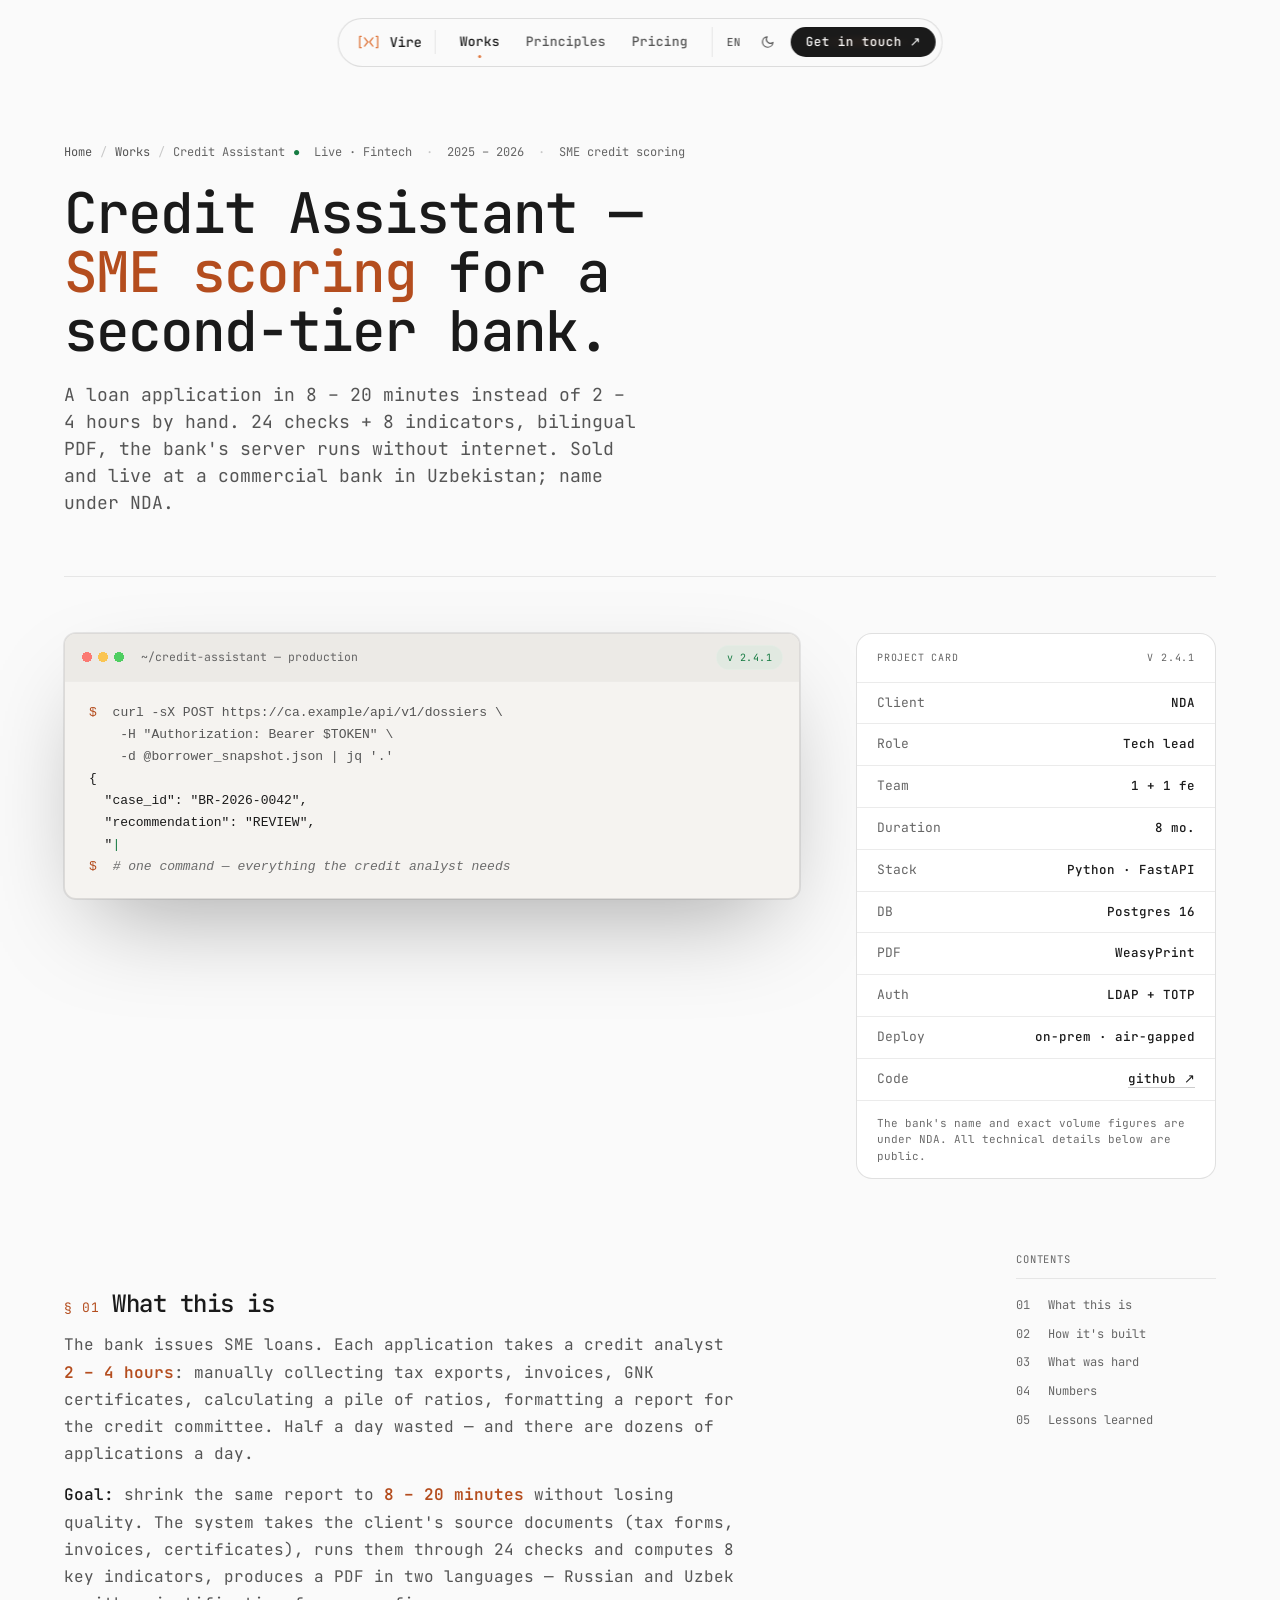
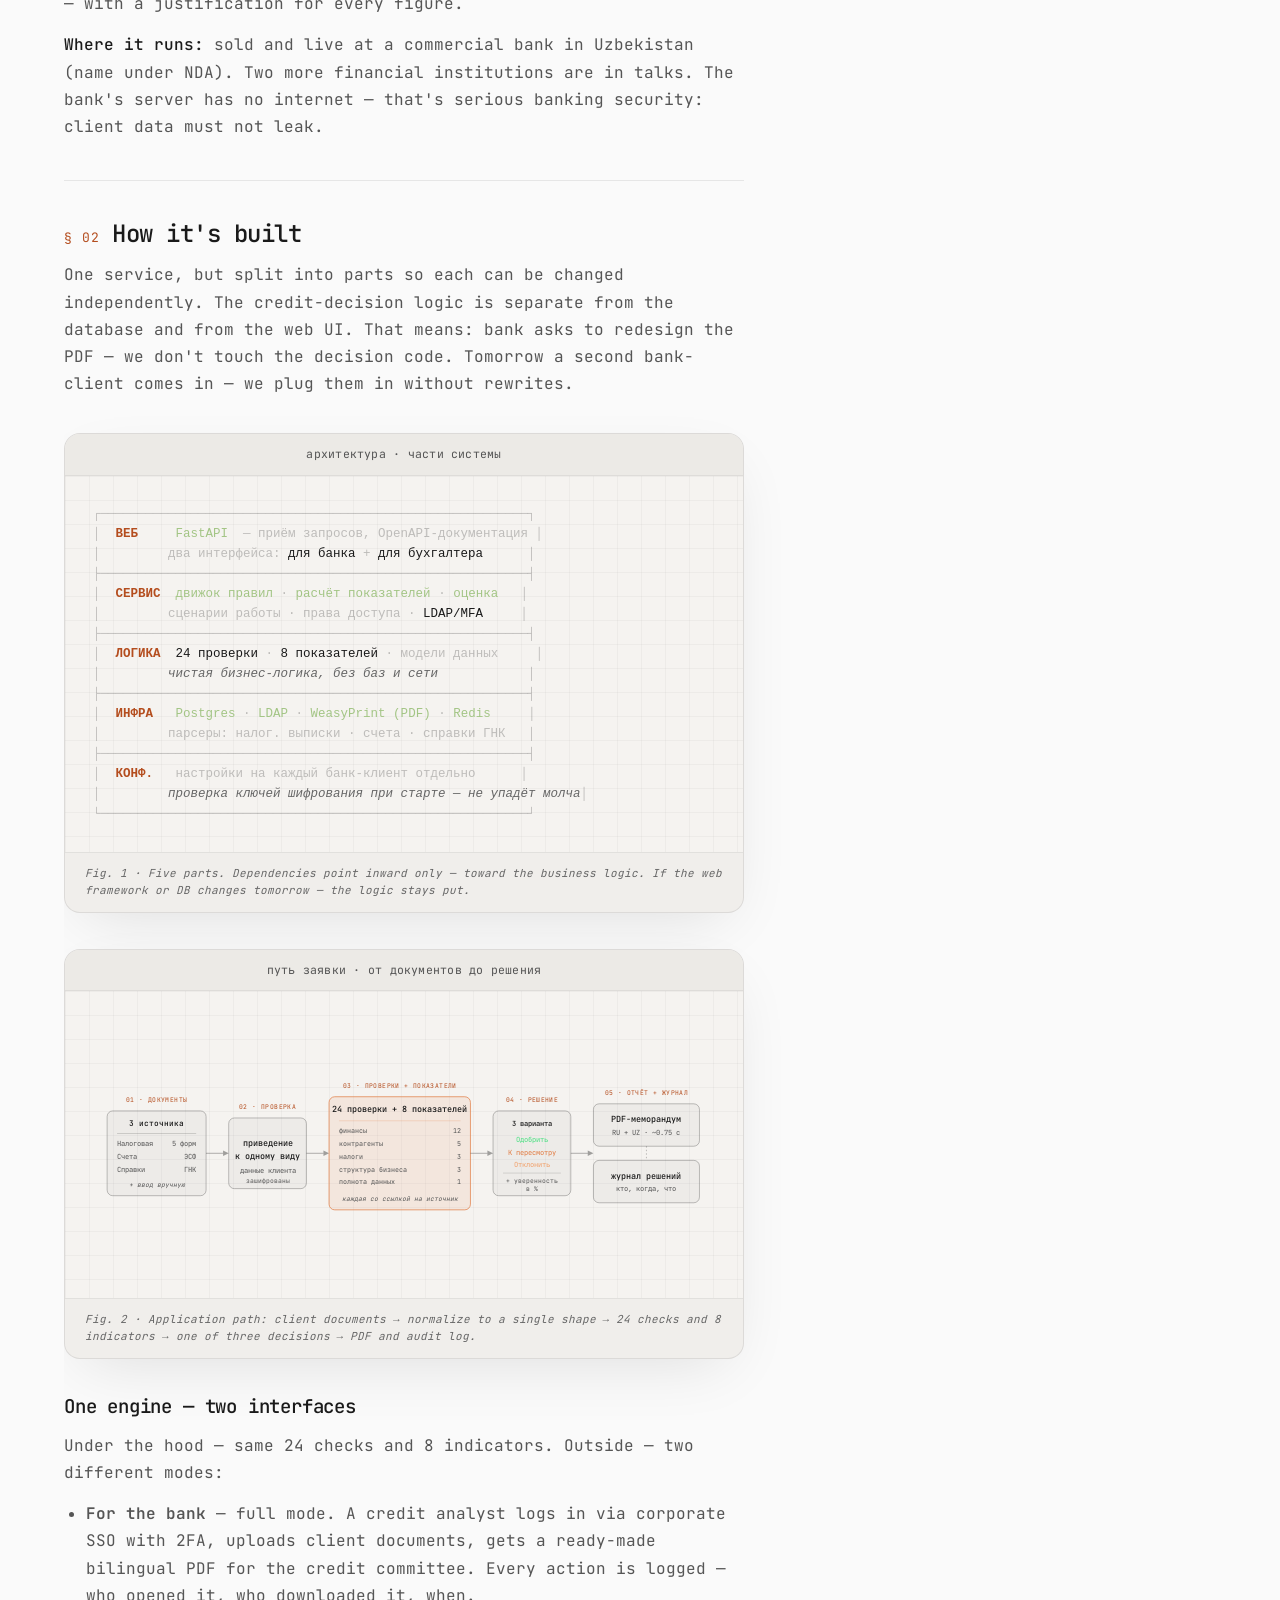
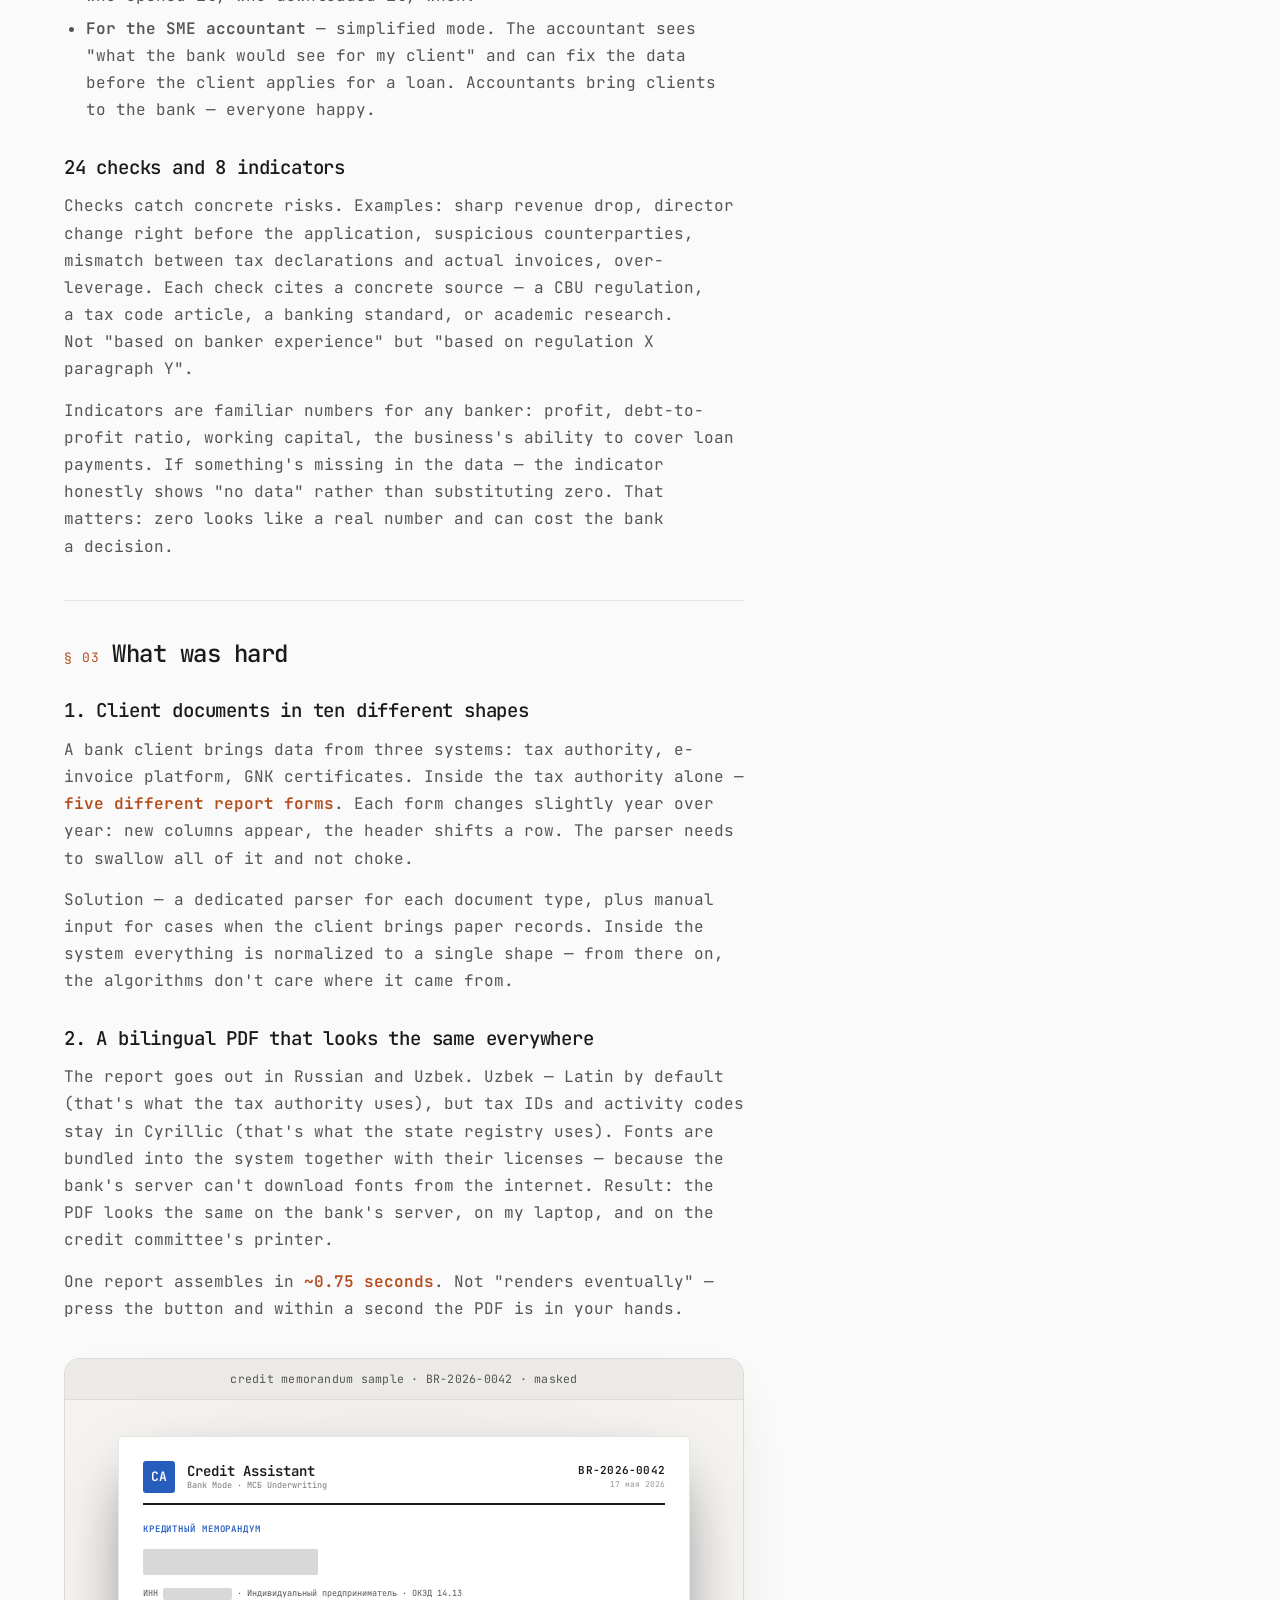
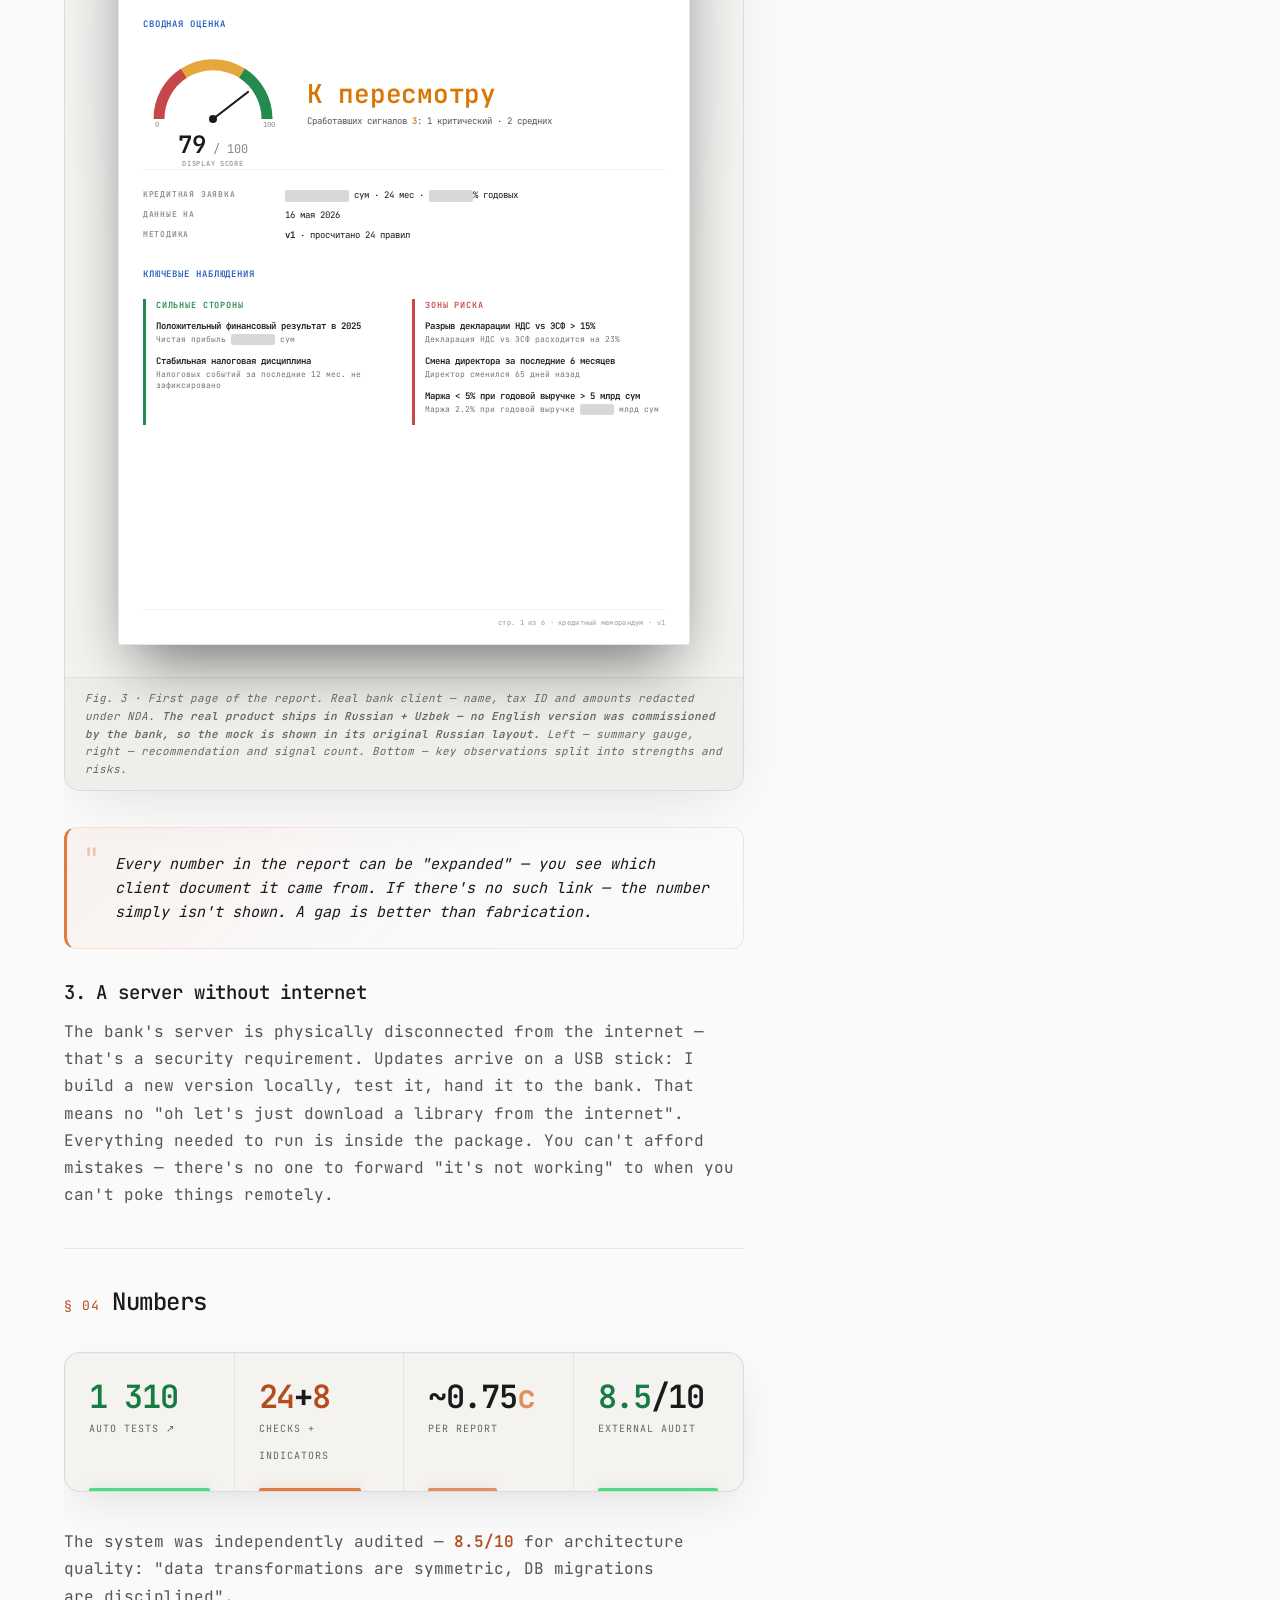
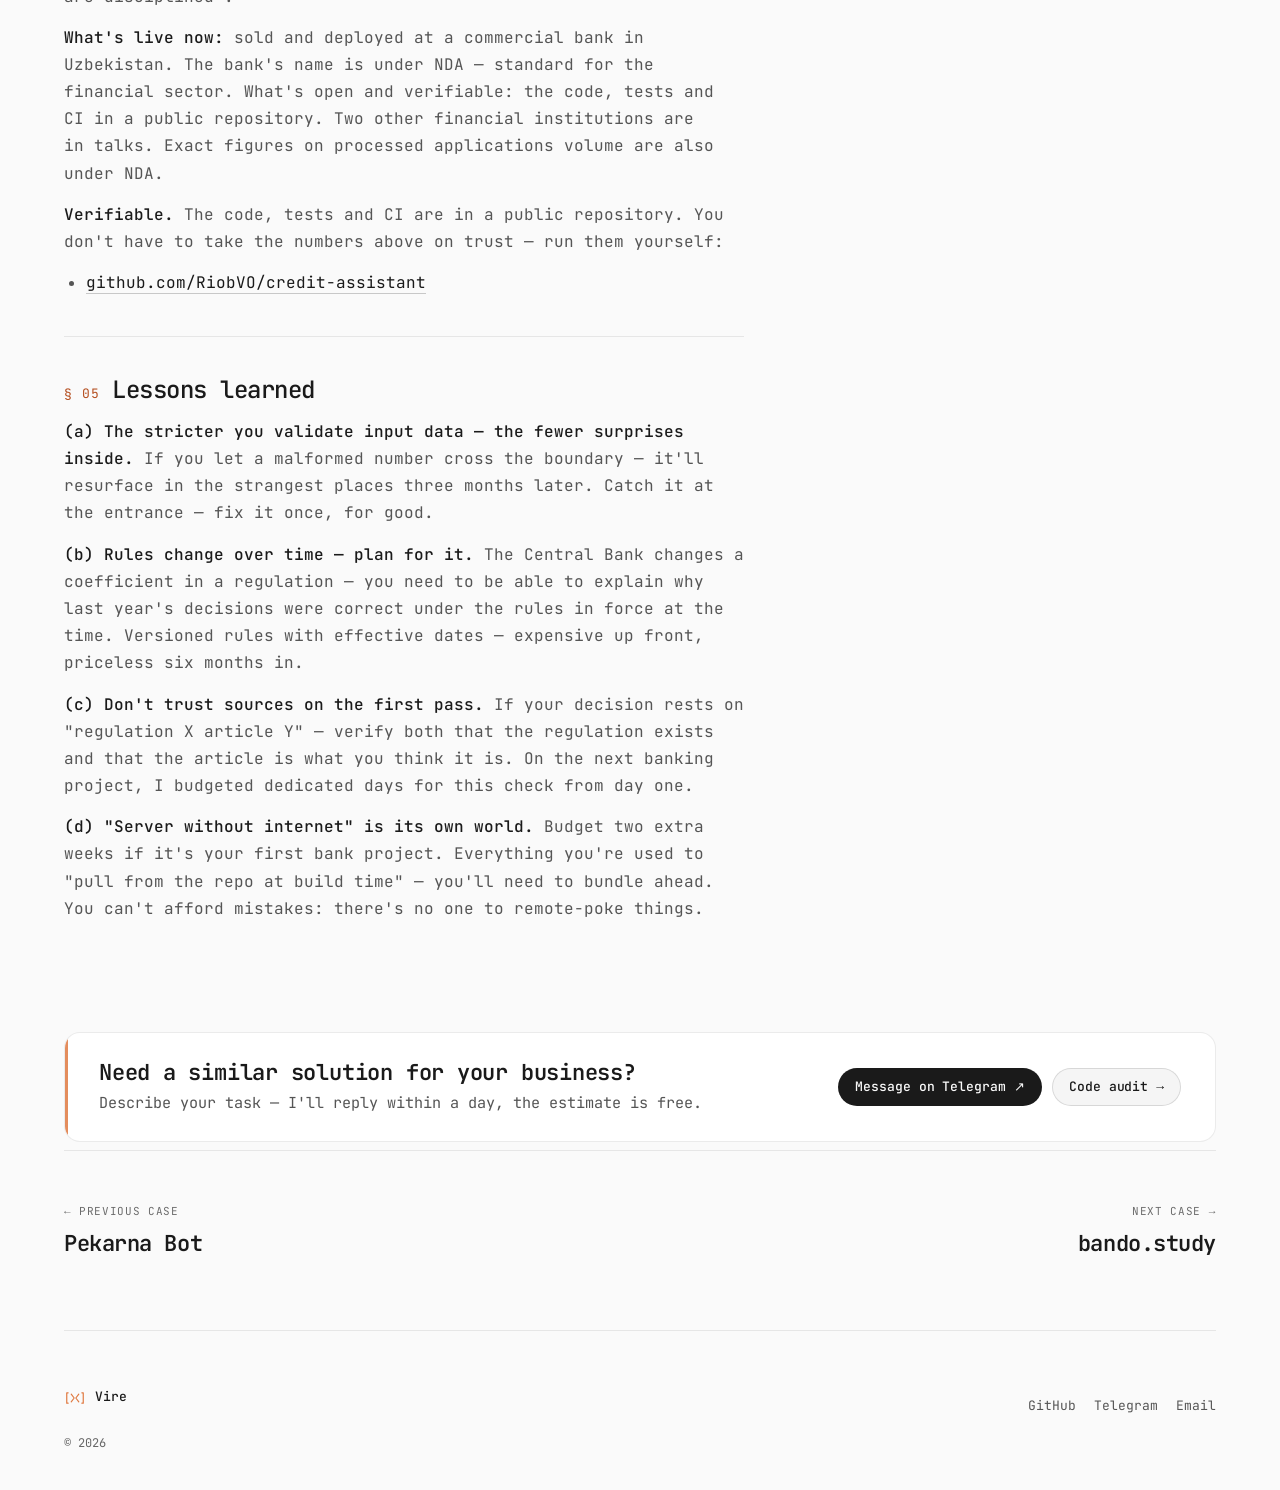
<file: case/credit-assistant.html>
<!DOCTYPE html>
<html lang="ru">
<head>
<meta charset="UTF-8">
<meta name="viewport" content="width=device-width, initial-scale=1.0">
<title>Credit Assistant · Vire</title>
<meta name="description" content="SME-скоринг для коммерческого банка: 24 правила, bilingual PDF, 1310 тестов, on-premise.">
<meta property="og:title" content="Credit Assistant — кейс / Vire">
<meta property="og:description" content="SME-скоринг для коммерческого банка: 24 правила, bilingual PDF, 1310 тестов, on-premise.">
<meta property="og:type" content="article">
<meta property="og:url" content="https://vire.dev/case/credit-assistant">
<link rel="canonical" href="https://vire.dev/case/credit-assistant">
<meta property="og:locale" content="ru_RU">
<meta property="og:locale:alternate" content="en_US">
<meta property="og:image" content="https://vire.dev/og/credit-assistant.png">
<meta property="og:image:width" content="1200">
<meta property="og:image:height" content="630">
<meta name="twitter:card" content="summary_large_image">
<meta name="twitter:description" content="SME-скоринг для коммерческого банка: 24 правила, bilingual PDF, 1310 тестов, on-premise.">
<meta name="twitter:image" content="https://vire.dev/og/credit-assistant.png">
<link rel="preload" href="../styles/fonts/jbm-400-latin.woff2" as="font" type="font/woff2" crossorigin>
<link rel="preload" href="../styles/fonts/jbm-400-cyrillic.woff2" as="font" type="font/woff2" crossorigin>
<link rel="icon" href="../favicon.svg" type="image/svg+xml">
<link rel="apple-touch-icon" href="../apple-touch-icon.svg">
<link rel="stylesheet" href="../styles/base.css">
<link rel="stylesheet" href="../styles/components.css">
<script type="application/ld+json">
{
  "@context": "https://schema.org",
  "@type": "CreativeWork",
  "name": "Credit Assistant — кейс",
  "url": "https://vire.dev/case/credit-assistant",
  "inLanguage": "ru",
  "image": "https://vire.dev/og/credit-assistant.png",
  "author": { "@type": "Person", "name": "Элёр", "url": "https://vire.dev/", "sameAs": ["https://github.com/RiobVO", "https://t.me/plssog"] }
}
</script>
</head>
<body data-theme="dark">
<a href="#main" class="skip-link"><span data-lang="ru">К содержимому</span><span data-lang="en">Skip to content</span></a>

<nav class="nav-pill" aria-label="Primary">
  <a href="/" class="brand">
    <span class="logo-mark"><svg aria-hidden="true" focusable="false" width="24" height="24" viewBox="0 0 128 128" fill="none" stroke="currentColor" stroke-width="7" stroke-linecap="round" stroke-linejoin="round"><polyline points="24,34 16,34 16,94 24,94"/><polyline points="42,42 59,64 42,86"/><polyline points="86,42 69,64 86,86"/><polyline points="104,34 112,34 112,94 104,94"/></svg></span>
    <span>Vire</span>
  </a>
  <div class="links">
    <a href="/#work" class="current"><span data-lang="ru">Работы</span><span data-lang="en">Works</span></a>
    <a href="/#principles"><span data-lang="ru">Принципы</span><span data-lang="en">Principles</span></a>
    <a href="/pricing"><span data-lang="ru">Цены</span><span data-lang="en">Pricing</span></a>
  </div>
  <div class="tools">
    <button type="button" class="icon-btn" data-lang-cycle aria-label="RU, switch to English">
      <span data-lang-label>RU</span>
    </button>
    <button type="button" class="icon-btn" data-theme-btn aria-label="Toggle theme"></button>
  </div>
  <a href="https://t.me/plssog" class="btn primary cta">
    <span data-lang="ru">Связаться</span><span data-lang="en">Get in touch</span>
    <span class="arrow">↗</span>
  </a>
</nav>

<div class="shell" id="main" data-screen-label="case-credit-assistant">

  <section class="page-head">
    <div class="breadcrumb">
      <a href="/"><span data-lang="ru">Главная</span><span data-lang="en">Home</span></a>
      <span class="sep">/</span>
      <a href="/#work"><span data-lang="ru">Работы</span><span data-lang="en">Works</span></a>
      <span class="sep">/</span>
      <span>Credit Assistant</span>
    </div>
    <div class="case-meta-row">
      <span class="dot">●</span>
      <span>Live · Fintech</span>
      <span class="sep">·</span>
      <span>2025 – 2026</span>
      <span class="sep">·</span>
      <span>SME credit scoring</span>
    </div>
    <h1 class="reveal">
      <span data-lang="ru">Credit Assistant —<br><span class="accent-gradient">SME-скоринг</span> для коммерческого банка.</span>
      <span data-lang="en">Credit Assistant —<br><span class="accent-gradient">SME scoring</span> for a second-tier bank.</span>
    </h1>
    <p class="lede reveal d1">
      <span data-lang="ru">Заявка на кредит за 8 – 20 минут вместо 2 – 4 часов вручную. 24 проверки + 8 показателей, PDF на двух языках, сервер банка без интернета. Продано и работает в коммерческом банке Узбекистана; имя под NDA.</span>
      <span data-lang="en">A loan application in 8 – 20 minutes instead of 2 – 4 hours by hand. 24 checks + 8 indicators, bilingual PDF, the bank's server runs without internet. Sold and live at a commercial bank in Uzbekistan; name under NDA.</span>
    </p>
  </section>

  <!-- HERO METRICS -->
  <section style="padding: 56px 0 24px;">
    <div class="case-hero-row">
      <div class="code-card reveal">
        <div class="head">
          <span class="path">~/credit-assistant — production</span>
          <span class="tag">v 2.4.1</span>
        </div>
<pre class="body"><span class="prompt">$</span> curl -sX POST https://ca.example/api/v1/dossiers \
    -H "Authorization: Bearer $TOKEN" \
    -d @borrower_snapshot.json | jq '.'
<span class="out" id="caseTyping">{
  <span class="key">"case_id"</span>: <span class="str">"BR-2026-0042"</span>,
  <span class="key">"recommendation"</span>: <span class="str">"REVIEW"</span>,
  <span class="key">"display_score"</span>: <span class="num-c">79</span>,
  <span class="key">"signals_fired"</span>: [
    <span class="str">"VAT_ESF_MISMATCH"</span>,
    <span class="str">"DIRECTOR_CHANGED_6M"</span>,
    <span class="str">"LOW_MARGIN_HIGH_TURNOVER"</span>
  ],
  <span class="key">"confidence"</span>: <span class="str">"HIGH"</span>,
  <span class="key">"pdf_url"</span>: <span class="str">"/dossiers/BR-2026-0042/memorandum.pdf"</span>,
  <span class="key">"audit_log"</span>: <span class="str">"/audit/BR-2026-0042.log"</span>,
  <span class="key">"render_ms"</span>: <span class="num-c">750</span>
}</span>
<span class="prompt">$</span> <span class="comment"><span data-lang="ru"># одна команда — всё, что нужно кредитному аналитику</span><span data-lang="en"># one command — everything the credit analyst needs</span></span></pre>
      </div>

      <aside class="case-spec reveal d1">
        <div class="head">
          <span><span data-lang="ru">Карточка проекта</span><span data-lang="en">Project card</span></span>
          <span>v 2.4.1</span>
        </div>
        <dl>
          <dt><span data-lang="ru">Клиент</span><span data-lang="en">Client</span></dt><dd>NDA</dd>
          <dt><span data-lang="ru">Роль</span><span data-lang="en">Role</span></dt><dd>Tech lead</dd>
          <dt><span data-lang="ru">Команда</span><span data-lang="en">Team</span></dt><dd>1 + 1 fe</dd>
          <dt><span data-lang="ru">Срок</span><span data-lang="en">Duration</span></dt><dd><span data-lang="ru">8 мес.</span><span data-lang="en">8 mo.</span></dd>
          <dt><span data-lang="ru">Стек</span><span data-lang="en">Stack</span></dt><dd>Python · FastAPI</dd>
          <dt><span data-lang="ru">БД</span><span data-lang="en">DB</span></dt><dd>Postgres 16</dd>
          <dt>PDF</dt><dd>WeasyPrint</dd>
          <dt>Auth</dt><dd>LDAP + TOTP</dd>
          <dt>Deploy</dt><dd>on-prem · air-gapped</dd>
          <dt><span data-lang="ru">Код</span><span data-lang="en">Code</span></dt><dd><a href="https://github.com/RiobVO/credit-assistant" class="inline-link">github ↗</a></dd>
        </dl>
        <p class="note">
          <span data-lang="ru">Имя банка и точные цифры объёмов под NDA. Все технические детали ниже — публичные.</span>
          <span data-lang="en">The bank's name and exact volume figures are under NDA. All technical details below are public.</span>
        </p>
      </aside>
    </div>
  </section>


  <!-- CASE BODY -->
  <div class="case-layout">

    <article class="case-body">

      <h2 id="brief"><span class="num">§ 01</span><span data-lang="ru">О чём проект</span><span data-lang="en">What this is</span></h2>
      <p>
        <span data-lang="ru">Банк выдаёт кредиты малому бизнесу. На каждую заявку у кредитного аналитика уходит <strong class="num">2 – 4 часа</strong>: вручную собрать налоговые выписки клиента, счета-фактуры, справки из ГНК, посчитать кучу коэффициентов, оформить отчёт для кредитного комитета. Полдня впустую — а заявок десятки в день.</span>
        <span data-lang="en">The bank issues SME loans. Each application takes a credit analyst <strong class="num">2 – 4 hours</strong>: manually collecting tax exports, invoices, GNK certificates, calculating a pile of ratios, formatting a report for the credit committee. Half a day wasted — and there are dozens of applications a day.</span>
      </p>
      <p>
        <span data-lang="ru"><strong>Задача:</strong> сделать так, чтобы тот же отчёт собирался за <strong class="num">8 – 20 минут</strong> без потери качества. Система берёт исходные документы клиента (налоговые формы, счета, справки), прогоняет через 24 проверки и считает 8 ключевых показателей, выдаёт PDF на двух языках — русский и узбекский — с обоснованием по каждой цифре.</span>
        <span data-lang="en"><strong>Goal:</strong> shrink the same report to <strong class="num">8 – 20 minutes</strong> without losing quality. The system takes the client's source documents (tax forms, invoices, certificates), runs them through 24 checks and computes 8 key indicators, produces a PDF in two languages — Russian and Uzbek — with a justification for every figure.</span>
      </p>
      <p>
        <span data-lang="ru"><strong>Где работает:</strong> продано и работает в коммерческом банке Узбекистана (имя под NDA). Интересуются ещё две финансовые организации. Сервер банка не подключён к интернету — требование банковской безопасности: данные клиентов физически не могут утечь.</span>
        <span data-lang="en"><strong>Where it runs:</strong> sold and live at a commercial bank in Uzbekistan (name under NDA). Two more financial institutions are in talks. The bank's server has no internet — that's serious banking security: client data must not leak.</span>
      </p>

      <h2 id="architecture"><span class="num">§ 02</span><span data-lang="ru">Как устроено</span><span data-lang="en">How it's built</span></h2>
      <p>
        <span data-lang="ru">Один сервис, но разделён на части так, чтобы каждую можно было менять отдельно. Логика кредитных решений — отдельно от базы данных, отдельно от веб-интерфейса. Это значит: банк просит перерисовать PDF — код решений не трогаем. Завтра приходит второй банк-клиент — подключаем без переделок.</span>
        <span data-lang="en">One service, but split into parts so each can be changed independently. The credit-decision logic is separate from the database and from the web UI. That means: bank asks to redesign the PDF — we don't touch the decision code. Tomorrow a second bank-client comes in — we plug them in without rewrites.</span>
      </p>

      <div class="figure">
        <div class="fig-bar"><span class="fig-title">архитектура · части системы</span></div>
<pre>┌─────────────────────────────────────────────────────────┐
│  <span class="fl">ВЕБ</span>     <span class="ft">FastAPI</span>  — приём запросов, OpenAPI-документация │
│         два интерфейса: <span class="fc">для банка</span> + <span class="fc">для бухгалтера</span>      │
├─────────────────────────────────────────────────────────┤
│  <span class="fl">СЕРВИС</span>  <span class="ft">движок правил</span> · <span class="ft">расчёт показателей</span> · <span class="ft">оценка</span>   │
│         сценарии работы · права доступа · <span class="fc">LDAP/MFA</span>     │
├─────────────────────────────────────────────────────────┤
│  <span class="fl">ЛОГИКА</span>  <span class="fc">24 проверки</span> · <span class="fc">8 показателей</span> · модели данных     │
│         <span class="fm">чистая бизнес-логика, без баз и сети</span>            │
├─────────────────────────────────────────────────────────┤
│  <span class="fl">ИНФРА</span>   <span class="ft">Postgres</span> · <span class="ft">LDAP</span> · <span class="ft">WeasyPrint (PDF)</span> · <span class="ft">Redis</span>     │
│         парсеры: налог. выписки · счета · справки ГНК   │
├─────────────────────────────────────────────────────────┤
│  <span class="fl">КОНФ.</span>   настройки на каждый банк-клиент отдельно      │
│         <span class="fm">проверка ключей шифрования при старте — не упадёт молча</span>│
└─────────────────────────────────────────────────────────┘</pre>
        <div class="caption"><span data-lang="ru">Рис. 1 · Пять частей. Зависимости направлены только внутрь — к бизнес-логике. Если завтра менять веб-фреймворк или базу — логика не пострадает.</span><span data-lang="en">Fig. 1 · Five parts. Dependencies point inward only — toward the business logic. If the web framework or DB changes tomorrow — the logic stays put.</span></div>
      </div>

      <div class="figure">
        <div class="fig-bar"><span class="fig-title">путь заявки · от документов до решения</span></div>
        <div class="svg-stage">
          <svg aria-hidden="true" focusable="false" class="arch-flow" viewBox="0 0 880 360" xmlns="http://www.w3.org/2000/svg" role="img" aria-labelledby="archFlowTitle">
            <title id="archFlowTitle">Путь заявки: документы клиента → проверка → 24 проверки + 8 показателей → решение → PDF и журнал</title>

            <!-- 01 · ВХОД -->
            <g transform="translate(20, 130)">
              <text class="nd-kicker" x="70" y="-12" text-anchor="middle">01 · документы</text>
              <rect class="nd-rect" x="0" y="0" width="140" height="120" rx="8"/>
              <text class="nd-label" x="70" y="22" text-anchor="middle" style="font-size:11px;">3 источника</text>
              <line x1="14" y1="32" x2="126" y2="32" stroke="var(--sv-stroke)" stroke-width="0.6"/>
              <text class="nd-sub" x="14" y="50">Налоговая</text>
              <text class="nd-sub" x="126" y="50" text-anchor="end">5 форм</text>
              <text class="nd-sub" x="14" y="68">Счета</text>
              <text class="nd-sub" x="126" y="68" text-anchor="end">ЭСФ</text>
              <text class="nd-sub" x="14" y="86">Справки</text>
              <text class="nd-sub" x="126" y="86" text-anchor="end">ГНК</text>
              <text class="nd-sub" x="70" y="108" text-anchor="middle" style="font-style:italic; font-size:9px;">+ ввод вручную</text>
            </g>
            <path class="nd-line" d="M 160 190 L 184 190"/>
            <polygon class="nd-arrow" points="184,186 184,194 192,190"/>

            <!-- 02 · ПРОВЕРКА ДАННЫХ -->
            <g transform="translate(192, 140)">
              <text class="nd-kicker" x="55" y="-12" text-anchor="middle">02 · проверка</text>
              <rect class="nd-rect" x="0" y="0" width="110" height="100" rx="8"/>
              <text class="nd-label" x="55" y="40" text-anchor="middle">приведение</text>
              <text class="nd-label" x="55" y="58" text-anchor="middle">к одному виду</text>
              <text class="nd-sub" x="55" y="78" text-anchor="middle">данные клиента</text>
              <text class="nd-sub" x="55" y="92" text-anchor="middle" style="font-size:9px;">зашифрованы</text>
            </g>
            <path class="nd-line" d="M 302 190 L 326 190"/>
            <polygon class="nd-arrow" points="326,186 326,194 334,190"/>

            <!-- 03 · ПРОВЕРКИ + ПОКАЗАТЕЛИ — accent (5 categories) -->
            <g transform="translate(334, 110)">
              <text class="nd-kicker" x="100" y="-12" text-anchor="middle">03 · проверки + показатели</text>
              <rect class="nd-rect accent" x="0" y="0" width="200" height="160" rx="8"/>
              <text class="nd-label" x="100" y="22" text-anchor="middle">24 проверки + 8 показателей</text>
              <line x1="14" y1="34" x2="186" y2="34" stroke="var(--accent-line)" stroke-width="1"/>
              <text class="nd-sub" x="14" y="52" style="font-size:9.5px;">финансы</text>
              <text class="nd-sub" x="186" y="52" text-anchor="end" style="font-size:9.5px;">12</text>
              <text class="nd-sub" x="14" y="70" style="font-size:9.5px;">контрагенты</text>
              <text class="nd-sub" x="186" y="70" text-anchor="end" style="font-size:9.5px;">5</text>
              <text class="nd-sub" x="14" y="88" style="font-size:9.5px;">налоги</text>
              <text class="nd-sub" x="186" y="88" text-anchor="end" style="font-size:9.5px;">3</text>
              <text class="nd-sub" x="14" y="106" style="font-size:9.5px;">структура бизнеса</text>
              <text class="nd-sub" x="186" y="106" text-anchor="end" style="font-size:9.5px;">3</text>
              <text class="nd-sub" x="14" y="124" style="font-size:9.5px;">полнота данных</text>
              <text class="nd-sub" x="186" y="124" text-anchor="end" style="font-size:9.5px;">1</text>
              <text class="nd-sub" x="100" y="148" text-anchor="middle" style="font-style:italic; font-size:9px;">каждая со ссылкой на источник</text>
            </g>
            <path class="nd-line" d="M 534 190 L 558 190"/>
            <polygon class="nd-arrow" points="558,186 558,194 566,190"/>

            <!-- 04 · РЕШЕНИЕ -->
            <g transform="translate(566, 130)">
              <text class="nd-kicker" x="55" y="-12" text-anchor="middle">04 · решение</text>
              <rect class="nd-rect" x="0" y="0" width="110" height="120" rx="8"/>
              <text class="nd-label" x="55" y="22" text-anchor="middle" style="font-size:10px;">3 варианта</text>
              <text class="nd-sub" x="55" y="44" text-anchor="middle" style="fill: var(--accent-green);">Одобрить</text>
              <text class="nd-sub" x="55" y="62" text-anchor="middle" style="fill: var(--accent);">К пересмотру</text>
              <text class="nd-sub" x="55" y="80" text-anchor="middle" style="fill: var(--accent-pink);">Отклонить</text>
              <line x1="14" y1="88" x2="96" y2="88" stroke="var(--sv-stroke)" stroke-width="0.5"/>
              <text class="nd-sub" x="55" y="102" text-anchor="middle" style="font-size:9px;">+ уверенность</text>
              <text class="nd-sub" x="55" y="114" text-anchor="middle" style="font-size:9px;">в %</text>
            </g>
            <path class="nd-line" d="M 676 190 L 700 190"/>
            <polygon class="nd-arrow" points="700,186 700,194 708,190"/>

            <!-- 05 · ОТЧЁТ + ЖУРНАЛ -->
            <g transform="translate(708, 120)">
              <text class="nd-kicker" x="75" y="-12" text-anchor="middle">05 · отчёт + журнал</text>
              <rect class="nd-rect" x="0" y="0" width="150" height="60" rx="8"/>
              <text class="nd-label" x="75" y="26" text-anchor="middle">PDF-меморандум</text>
              <text class="nd-sub" x="75" y="44" text-anchor="middle">RU + UZ · ~0.75 с</text>

              <rect class="nd-rect" x="0" y="80" width="150" height="60" rx="8"/>
              <text class="nd-label" x="75" y="106" text-anchor="middle">журнал решений</text>
              <text class="nd-sub" x="75" y="124" text-anchor="middle">кто, когда, что</text>
              <!-- vertical connector -->
              <line x1="75" y1="60" x2="75" y2="80" stroke="var(--sv-stroke)" stroke-dasharray="2 3" stroke-width="1"/>
            </g>
          </svg>
        </div>
        <div class="caption"><span data-lang="ru">Рис. 2 · Путь заявки: документы клиента → приведение к одному виду → 24 проверки и 8 показателей → одно из трёх решений → PDF и журнал.</span><span data-lang="en">Fig. 2 · Application path: client documents → normalize to a single shape → 24 checks and 8 indicators → one of three decisions → PDF and audit log.</span></div>
      </div>

      <h3 id="modes"><span data-lang="ru">Один движок — два интерфейса</span><span data-lang="en">One engine — two interfaces</span></h3>
      <p>
        <span data-lang="ru">Под капотом — те же 24 проверки и 8 показателей. Снаружи — два разных режима работы:</span>
        <span data-lang="en">Under the hood — same 24 checks and 8 indicators. Outside — two different modes:</span>
      </p>
      <ul>
        <li>
          <span data-lang="ru"><strong>Для банка</strong> — полный режим. Кредитный аналитик заходит через корпоративный логин с двухфакторкой, загружает документы клиента, получает готовый PDF на двух языках для кредитного комитета. Каждое действие записывается в журнал — кто открыл, кто скачал, когда.</span>
          <span data-lang="en"><strong>For the bank</strong> — full mode. A credit analyst logs in via corporate SSO with 2FA, uploads client documents, gets a ready-made bilingual PDF for the credit committee. Every action is logged — who opened it, who downloaded it, when.</span>
        </li>
        <li>
          <span data-lang="ru"><strong>Для бухгалтера МСБ</strong> — упрощённый режим. Бухгалтер видит «что бы увидел банк по моему клиенту» и может поправить данные до того, как клиент пойдёт за кредитом. Бухгалтеры приводят клиентов в банк — все довольны.</span>
          <span data-lang="en"><strong>For the SME accountant</strong> — simplified mode. The accountant sees "what the bank would see for my client" and can fix the data before the client applies for a loan. Accountants bring clients to the bank — everyone happy.</span>
        </li>
      </ul>

      <h3 id="rules-kpis"><span data-lang="ru">24 проверки и 8 показателей</span><span data-lang="en">24 checks and 8 indicators</span></h3>
      <p>
        <span data-lang="ru">Проверки ловят конкретные риски. Например: резкое падение выручки, смена директора прямо перед заявкой, непонятные контрагенты, расхождение между налоговой декларацией и реальными счетами, перекредитованность. Каждая проверка ссылается на конкретный источник — приказ ЦБ Узбекистана, статью налогового кодекса, банковский стандарт или академическое исследование. Не «по опыту банкиров», а «по приказу №X пункту Y».</span>
        <span data-lang="en">Checks catch concrete risks. Examples: sharp revenue drop, director change right before the application, suspicious counterparties, mismatch between tax declarations and actual invoices, over-leverage. Each check cites a concrete source — a CBU regulation, a tax code article, a banking standard, or academic research. Not "based on banker experience" but "based on regulation X paragraph Y".</span>
      </p>
      <p>
        <span data-lang="ru">Показатели — это привычные банкиру цифры: прибыль, отношение долга к прибыли, оборотные средства, способность бизнеса покрывать выплаты по кредиту. Если в данных не хватает чего-то для расчёта — показатель честно показывает «нет данных», а не подставляет ноль. Это важно: ноль выглядит как реальная цифра и может стоить банку решения.</span>
        <span data-lang="en">Indicators are familiar numbers for any banker: profit, debt-to-profit ratio, working capital, the business's ability to cover loan payments. If something's missing in the data — the indicator honestly shows "no data" rather than substituting zero. That matters: zero looks like a real number and can cost the bank a decision.</span>
      </p>

      <h2 id="challenges"><span class="num">§ 03</span><span data-lang="ru">Что было сложно</span><span data-lang="en">What was hard</span></h2>

      <h3><span data-lang="ru">1. Документы клиентов в десяти разных видах</span><span data-lang="en">1. Client documents in ten different shapes</span></h3>
      <p>
        <span data-lang="ru">Клиент банка приносит данные из трёх систем: налоговая, электронные счета-фактуры, справки ГНК. И только внутри налоговой — <strong class="num">пять разных форм</strong> отчётности. Каждая форма год от года чуть меняется: появляются новые колонки, заголовок сдвигается на строку. Парсер должен это всё съесть и не подавиться.</span>
        <span data-lang="en">A bank client brings data from three systems: tax authority, e-invoice platform, GNK certificates. Inside the tax authority alone — <strong class="num">five different report forms</strong>. Each form changes slightly year over year: new columns appear, the header shifts a row. The parser needs to swallow all of it and not choke.</span>
      </p>
      <p>
        <span data-lang="ru">Решение — на каждый тип документа свой разборщик, плюс ручной ввод для случаев, когда клиент принёс данные на бумаге. Внутри системы все данные приводятся к одному виду — дальше алгоритмам уже всё равно, откуда они пришли.</span>
        <span data-lang="en">Solution — a dedicated parser for each document type, plus manual input for cases when the client brings paper records. Inside the system everything is normalized to a single shape — from there on, the algorithms don't care where it came from.</span>
      </p>

      <h3><span data-lang="ru">2. PDF на двух языках, который выглядит одинаково везде</span><span data-lang="en">2. A bilingual PDF that looks the same everywhere</span></h3>
      <p>
        <span data-lang="ru">Отчёт идёт на русском и узбекском. Узбекский — латиницей по умолчанию (так в налоговой), но ИНН и коды деятельности — кириллицей (так в госреестре). Шрифты вшиты прямо в систему вместе с лицензиями — потому что банковский сервер не может скачивать шрифты из интернета. Результат: PDF выглядит одинаково на сервере банка, на моём ноутбуке и на принтере кредитного комитета.</span>
        <span data-lang="en">The report goes out in Russian and Uzbek. Uzbek — Latin by default (that's what the tax authority uses), but tax IDs and activity codes stay in Cyrillic (that's what the state registry uses). Fonts are bundled into the system together with their licenses — because the bank's server can't download fonts from the internet. Result: the PDF looks the same on the bank's server, on my laptop, and on the credit committee's printer.</span>
      </p>
      <p>
        <span data-lang="ru">Один отчёт собирается <strong class="num">~0.75 секунды</strong>. Не «когда-то рендерится» — а нажал кнопку, и через секунду готовый PDF в руках.</span>
        <span data-lang="en">One report assembles in <strong class="num">~0.75 seconds</strong>. Not "renders eventually" — press the button and within a second the PDF is in your hands.</span>
      </p>

      <div class="figure">
        <div class="fig-bar"><span class="fig-title">credit memorandum sample · BR-2026-0042 · masked</span></div>
        <div class="pdf-mock-wrap">
          <!-- TODO: replace .pdf-mock with <img src="../og/credit-assistant-pdf-masked.png" alt="..."> when a real masked screenshot is exported -->
          <div class="pdf-mock" role="img" aria-label="Sample credit memorandum PDF (masked)">
            <div class="pdf-mock-page">
              <div class="pm-top">
                <div class="pm-logo">CA</div>
                <div>
                  <div class="pm-brand-name">Credit Assistant</div>
                  <div class="pm-brand-sub">Bank Mode · МСБ Underwriting</div>
                </div>
                <div>
                  <div class="pm-id">BR-2026-0042</div>
                  <div class="pm-id-date">17 мая 2026</div>
                </div>
              </div>

              <div class="pm-h-section">Кредитный меморандум</div>
              <div class="pm-borrower"><span class="pm-mask">&nbsp;&nbsp;&nbsp;&nbsp;&nbsp;&nbsp;&nbsp;&nbsp;&nbsp;&nbsp;&nbsp;&nbsp;&nbsp;&nbsp;</span></div>
              <div class="pm-borrower-meta">ИНН <span class="pm-mask">&nbsp;&nbsp;&nbsp;&nbsp;&nbsp;&nbsp;&nbsp;&nbsp;&nbsp;</span> · Индивидуальный предприниматель · ОКЭД 14.13</div>

              <div class="pm-h-section">Сводная оценка</div>
              <div class="pm-score-row">
                <div class="pm-gauge">
                  <svg aria-hidden="true" focusable="false" viewBox="0 0 140 80" xmlns="http://www.w3.org/2000/svg">
                    <!-- semi-circle r=54 centered at (70,70). 3 arcs red→amber→green. Arc thickness 11. -->
                    <path d="M 16 70 A 54 54 0 0 1 41.04 24.18" fill="none" stroke="#c74848" stroke-width="11" stroke-linecap="butt"/>
                    <path d="M 41.04 24.18 A 54 54 0 0 1 98.96 24.18" fill="none" stroke="#e6a83d" stroke-width="11" stroke-linecap="butt"/>
                    <path d="M 98.96 24.18 A 54 54 0 0 1 124 70" fill="none" stroke="#228b4d" stroke-width="11" stroke-linecap="butt"/>
                    <!-- needle: score 79 → angle from 180° (left=0) to 0° (right=100). 79 → 180-79*1.8 = 37.8° from x-axis ⇒ point at (70+44·cos37.8, 70-44·sin37.8) ≈ (104.8, 43) -->
                    <line x1="70" y1="70" x2="105" y2="43" stroke="#1a1a1a" stroke-width="2.2" stroke-linecap="round"/>
                    <circle cx="70" cy="70" r="4" fill="#1a1a1a"/>
                    <!-- 0 and 100 ticks -->
                    <text x="12" y="78" font-family="JetBrains Mono" font-size="7" fill="#888">0</text>
                    <text x="120" y="78" font-family="JetBrains Mono" font-size="7" fill="#888">100</text>
                  </svg>
                  <div class="pm-gauge-score">79<span class="pm-gauge-score-sfx"> / 100</span><span class="pm-gauge-cap">Display score</span></div>
                </div>
                <div>
                  <div class="pm-recommendation">К пересмотру</div>
                  <div class="pm-signals-meta">Сработавших сигналов <strong>3</strong>: 1 критический · 2 средних</div>
                </div>
              </div>

              <div class="pm-detail-rows">
                <div class="pm-row-2"><span class="pm-k">Кредитная заявка</span><span class="pm-v"><strong><span class="pm-mask">&nbsp;&nbsp;&nbsp;&nbsp;&nbsp;&nbsp;&nbsp;&nbsp;</span></strong> сум · 24 мес · <span class="pm-mask">&nbsp;&nbsp;&nbsp;&nbsp;</span>% годовых</span></div>
                <div class="pm-row-2"><span class="pm-k">Данные на</span><span class="pm-v">16 мая 2026</span></div>
                <div class="pm-row-2"><span class="pm-k">Методика</span><span class="pm-v"><strong>v1</strong> · просчитано 24 правил</span></div>
              </div>

              <div class="pm-h-section">Ключевые наблюдения</div>
              <div class="pm-observations">
                <div class="pm-obs-col good">
                  <div class="pm-obs-h">Сильные стороны</div>
                  <div class="pm-obs-item">
                    <div class="pm-obs-name">Положительный финансовый результат в 2025</div>
                    <div class="pm-obs-detail">Чистая прибыль <span class="pm-mask">&nbsp;&nbsp;&nbsp;&nbsp;</span> сум</div>
                  </div>
                  <div class="pm-obs-item">
                    <div class="pm-obs-name">Стабильная налоговая дисциплина</div>
                    <div class="pm-obs-detail">Налоговых событий за последние 12 мес. не зафиксировано</div>
                  </div>
                </div>
                <div class="pm-obs-col risk">
                  <div class="pm-obs-h">Зоны риска</div>
                  <div class="pm-obs-item">
                    <div class="pm-obs-name">Разрыв декларации НДС vs ЭСФ &gt; 15%</div>
                    <div class="pm-obs-detail">Декларация НДС vs ЭСФ расходится на 23%</div>
                  </div>
                  <div class="pm-obs-item">
                    <div class="pm-obs-name">Смена директора за последние 6 месяцев</div>
                    <div class="pm-obs-detail">Директор сменился 65 дней назад</div>
                  </div>
                  <div class="pm-obs-item">
                    <div class="pm-obs-name">Маржа &lt; 5% при годовой выручке &gt; 5 млрд сум</div>
                    <div class="pm-obs-detail">Маржа 2.2% при годовой выручке <span class="pm-mask">&nbsp;&nbsp;</span> млрд сум</div>
                  </div>
                </div>
              </div>

              <div class="pm-foot">стр. 1 из 6 · кредитный меморандум · v1</div>
            </div>
          </div>
        </div>
        <div class="caption"><span data-lang="ru">Рис. 3 · Первая страница отчёта. Реальный клиент банка — ФИО, ИНН и суммы скрыты по NDA. Реальный продукт выходит на русском и узбекском — английскую версию банк не заказывал, поэтому мок показан в оригинальной русской вёрстке. Слева — gauge со сводной оценкой, справа — рекомендация и счёт сигналов. Внизу — ключевые наблюдения по сильным сторонам и зонам риска.</span><span data-lang="en">Fig. 3 · First page of the report. Real bank client — name, tax ID and amounts redacted under NDA. <strong>The real product ships in Russian + Uzbek — no English version was commissioned by the bank, so the mock is shown in its original Russian layout.</strong> Left — summary gauge, right — recommendation and signal count. Bottom — key observations split into strengths and risks.</span></div>
      </div>

      <div class="pullquote">
        <span data-lang="ru">Каждое число в отчёте можно «развернуть» — увидеть из какого документа клиента оно взято. Если такой связи нет — число просто не показывается. Лучше пропуск, чем выдумка.</span>
        <span data-lang="en">Every number in the report can be "expanded" — you see which client document it came from. If there's no such link — the number simply isn't shown. A gap is better than fabrication.</span>
      </div>

      <h3><span data-lang="ru">3. Сервер без интернета</span><span data-lang="en">3. A server without internet</span></h3>
      <p>
        <span data-lang="ru">Банковский сервер физически отключён от интернета — это требование безопасности. Обновления приходят на флешке: я собираю новую версию у себя, проверяю, отправляю банку. Это значит — никаких «о, сейчас докачаем библиотеку из интернета». Всё, что нужно для работы, лежит внутри готового пакета. Ошибиться нельзя — некому передать «у нас не работает», когда тыкать палкой удалённо невозможно.</span>
        <span data-lang="en">The bank's server is physically disconnected from the internet — that's a security requirement. Updates arrive on a USB stick: I build a new version locally, test it, hand it to the bank. That means no "oh let's just download a library from the internet". Everything needed to run is inside the package. You can't afford mistakes — there's no one to forward "it's not working" to when you can't poke things remotely.</span>
      </p>

      <h2 id="numbers"><span class="num">§ 04</span><span data-lang="ru">Цифры</span><span data-lang="en">Numbers</span></h2>

      <div class="metric-row">
        <a class="metric metric-link" href="https://github.com/RiobVO/credit-assistant/tree/main/tests">
          <span class="v"><em>1 310</em></span>
          <span class="l"><span data-lang="ru">АВТО-ТЕСТОВ ↗</span><span data-lang="en">AUTO TESTS ↗</span></span>
        </a>
        <div class="metric">
          <span class="v"><em>24</em>+<em>8</em></span>
          <span class="l"><span data-lang="ru">ПРОВЕРОК + ПОКАЗАТЕЛЕЙ</span><span data-lang="en">CHECKS + INDICATORS</span></span>
        </div>
        <div class="metric">
          <span class="v">~0.75<em>с</em></span>
          <span class="l"><span data-lang="ru">НА ОДИН ОТЧЁТ</span><span data-lang="en">PER REPORT</span></span>
        </div>
        <div class="metric">
          <span class="v"><em>8.5</em>/10</span>
          <span class="l"><span data-lang="ru">ВНЕШНИЙ АУДИТ</span><span data-lang="en">EXTERNAL AUDIT</span></span>
        </div>
      </div>

      <p>
        <span data-lang="ru">Систему отдельно проверял независимый аудитор — выставил <strong class="num">8.5/10</strong> за качество архитектуры: «преобразования данных симметричны, миграции базы дисциплинированы».</span>
        <span data-lang="en">The system was independently audited — <strong class="num">8.5/10</strong> for architecture quality: "data transformations are symmetric, DB migrations are disciplined".</span>
      </p>
      <p>
        <span data-lang="ru"><strong>Что работает сейчас:</strong> система продана и запущена в коммерческом банке Узбекистана. Имя банка под NDA — как и положено в финансовом секторе. Что открыто и можно проверить — код, тесты и CI в публичном репозитории. В разговорах две другие финансовые организации. Точные цифры по объёму проходящих заявок — тоже под NDA.</span>
        <span data-lang="en"><strong>What's live now:</strong> sold and deployed at a commercial bank in Uzbekistan. The bank's name is under NDA — standard for the financial sector. What's open and verifiable: the code, tests and CI in a public repository. Two other financial institutions are in talks. Exact figures on processed applications volume are also under NDA.</span>
      </p>
      <p>
        <span data-lang="ru"><strong>Проверяемо.</strong> Код, тесты и CI — в открытом репозитории. Цифры выше можно не принимать на слово, а запустить у себя:</span>
        <span data-lang="en"><strong>Verifiable.</strong> The code, tests and CI are in a public repository. You don't have to take the numbers above on trust — run them yourself:</span>
      </p>
      <ul>
        <li><a href="https://github.com/RiobVO/credit-assistant" class="inline-link">github.com/RiobVO/credit-assistant</a></li>
      </ul>

      <h2 id="lessons"><span class="num">§ 05</span><span data-lang="ru">Что я вынес</span><span data-lang="en">Lessons learned</span></h2>
      <p>
        <span data-lang="ru"><strong>(а) Чем строже проверять данные на входе — тем меньше сюрпризов внутри.</strong> Если на границе системы пропустить кривую цифру — она будет всплывать в самых неожиданных местах три месяца спустя. Если развернуть на входе — фиксится один раз и навсегда.</span>
        <span data-lang="en"><strong>(a) The stricter you validate input data — the fewer surprises inside.</strong> If you let a malformed number cross the boundary — it'll resurface in the strangest places three months later. Catch it at the entrance — fix it once, for good.</span>
      </p>
      <p>
        <span data-lang="ru"><strong>(б) Правила со временем меняются — закладывайте это.</strong> ЦБ поменяет один коэффициент в положении — нужно уметь объяснить, почему прошлогодние решения были правильными по тогдашним правилам. Версии правил с датой действия — дорого вначале, бесценно через полгода.</span>
        <span data-lang="en"><strong>(b) Rules change over time — plan for it.</strong> The Central Bank changes a coefficient in a regulation — you need to be able to explain why last year's decisions were correct under the rules in force at the time. Versioned rules with effective dates — expensive up front, priceless six months in.</span>
      </p>
      <p>
        <span data-lang="ru"><strong>(в) Источникам нельзя верить с первого захода.</strong> Если ваше решение опирается на «приказ №X статью Y» — проверьте, что и приказ существует, и статья там та, что вы думаете. На следующем банковском проекте я закладывал отдельные дни на эту проверку с первого дня.</span>
        <span data-lang="en"><strong>(c) Don't trust sources on the first pass.</strong> If your decision rests on "regulation X article Y" — verify both that the regulation exists and that the article is what you think it is. On the next banking project, I budgeted dedicated days for this check from day one.</span>
      </p>
      <p>
        <span data-lang="ru"><strong>(г) «Сервер без интернета» — это отдельный мир.</strong> Закладывайте две недели сверху, если делаете для банка впервые. Всё, что вы привыкли «потянуть из репозитория во время сборки» — придётся положить заранее. Ошибиться нельзя: тыкать палкой удалённо некому.</span>
        <span data-lang="en"><strong>(d) "Server without internet" is its own world.</strong> Budget two extra weeks if it's your first bank project. Everything you're used to "pull from the repo at build time" — you'll need to bundle ahead. You can't afford mistakes: there's no one to remote-poke things.</span>
      </p>

    </article>

    <aside>
      <nav class="case-toc" aria-label="Table of contents">
        <div class="head"><span data-lang="ru">Содержание</span><span data-lang="en">Contents</span></div>
        <ol>
          <li><a href="#brief"><span data-lang="ru">О чём проект</span><span data-lang="en">What this is</span></a></li>
          <li><a href="#architecture"><span data-lang="ru">Как устроено</span><span data-lang="en">How it's built</span></a></li>
          <li><a href="#challenges"><span data-lang="ru">Что было сложно</span><span data-lang="en">What was hard</span></a></li>
          <li><a href="#numbers"><span data-lang="ru">Цифры</span><span data-lang="en">Numbers</span></a></li>
          <li><a href="#lessons"><span data-lang="ru">Что я вынес</span><span data-lang="en">Lessons learned</span></a></li>
        </ol>
      </nav>
    </aside>

  </div>

  <section class="case-cta reveal">
    <h2><span data-lang="ru">Нужно похожее решение для вашего бизнеса?</span><span data-lang="en">Need a similar solution for your business?</span></h2>
    <p><span data-lang="ru">Опишите задачу — отвечу в течение дня, оценку дам бесплатно.</span><span data-lang="en">Describe your task — I'll reply within a day, the estimate is free.</span></p>
    <div class="ctas">
      <a href="https://t.me/plssog" class="btn primary"><span data-lang="ru">Написать в Telegram</span><span data-lang="en">Message on Telegram</span><span class="arrow">↗</span></a>
      <a href="/pricing#03" class="btn secondary"><span data-lang="ru">Аудит кода</span><span data-lang="en">Code audit</span><span class="arrow">→</span></a>
    </div>
  </section>

  <nav class="case-nav">
    <a href="/case/pekarna-bot" class="prev">
      <div class="label"><span data-lang="ru">← Предыдущий кейс</span><span data-lang="en">← Previous case</span></div>
      <div class="title-line">Pekarna Bot</div>
    </a>
    <a href="/case/bando" class="next">
      <div class="label"><span data-lang="ru">Следующий кейс →</span><span data-lang="en">Next case →</span></div>
      <div class="title-line">bando.study</div>
    </a>
  </nav>

  <footer class="site-footer">
    <div class="row">
      <a href="/" class="brand">
        <span class="logo-mark"><svg aria-hidden="true" focusable="false" width="24" height="24" viewBox="0 0 128 128" fill="none" stroke="currentColor" stroke-width="7" stroke-linecap="round" stroke-linejoin="round"><polyline points="24,34 16,34 16,94 24,94"/><polyline points="42,42 59,64 42,86"/><polyline points="86,42 69,64 86,86"/><polyline points="104,34 112,34 112,94 104,94"/></svg></span>
        <span>Vire</span>
      </a>
      <div class="links">
        <a href="https://github.com/RiobVO">GitHub</a>
        <a href="https://t.me/plssog">Telegram</a>
        <a href="mailto:eleru340&#64;gmail&#46;com">Email</a>
              </div>
    </div>
    <div class="colophon">© 2026</div>
  </footer>

</div>

<script src="../scripts/chrome.js"></script>
<script>
document.querySelectorAll('.case-nav a').forEach(function(a) {
  a.addEventListener('mousemove', function(e) {
    var r = a.getBoundingClientRect();
    a.style.setProperty('--mx', ((e.clientX - r.left) / r.width * 100) + '%');
    a.style.setProperty('--my', ((e.clientY - r.top) / r.height * 100) + '%');
  });
});

var metrics = document.querySelectorAll('.metric-row .metric');
if (metrics.length) {
  new IntersectionObserver(function(entries) {
    entries.forEach(function(e) {
      if (e.isIntersecting) {
        metrics.forEach(function(m) { m.classList.add('in-view'); });
      }
    });
  }, { threshold: 0.3 }).observe(document.querySelector('.metric-row'));
}
</script>
</body>
</html>
</file>
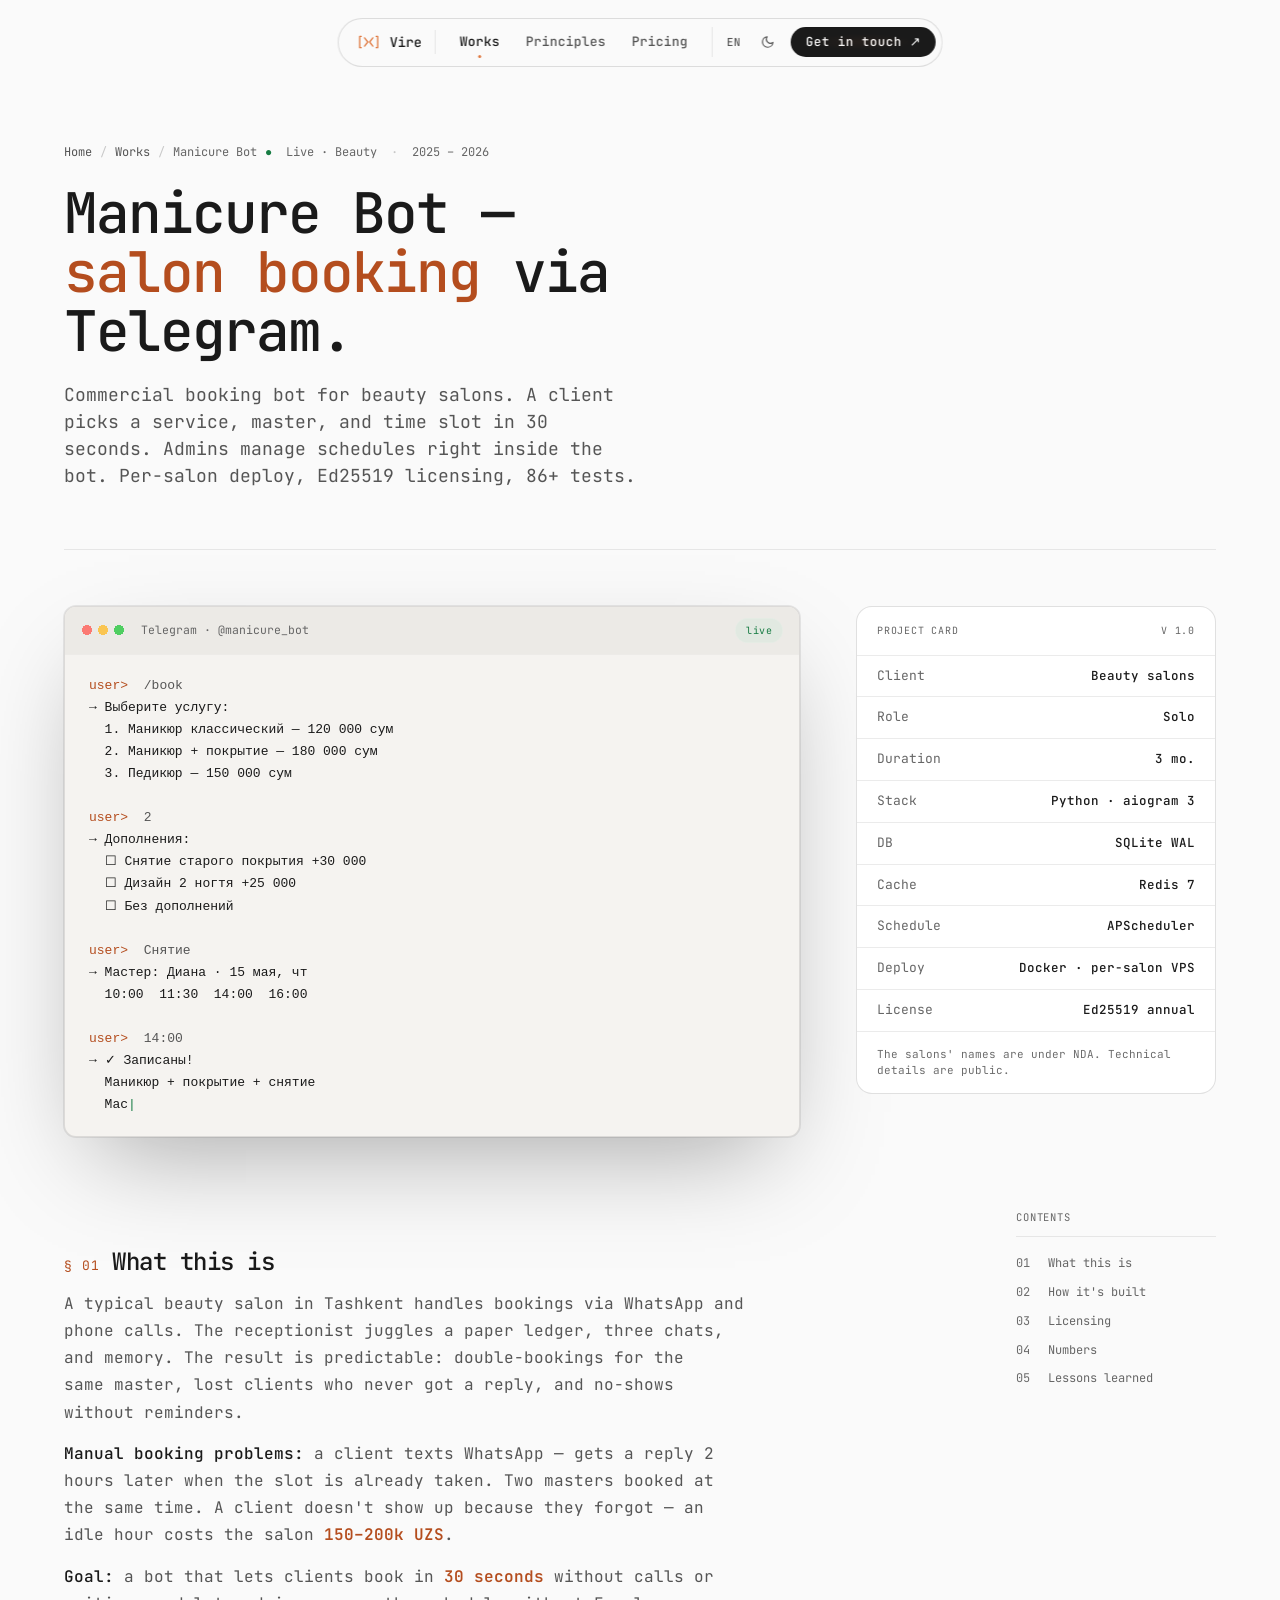
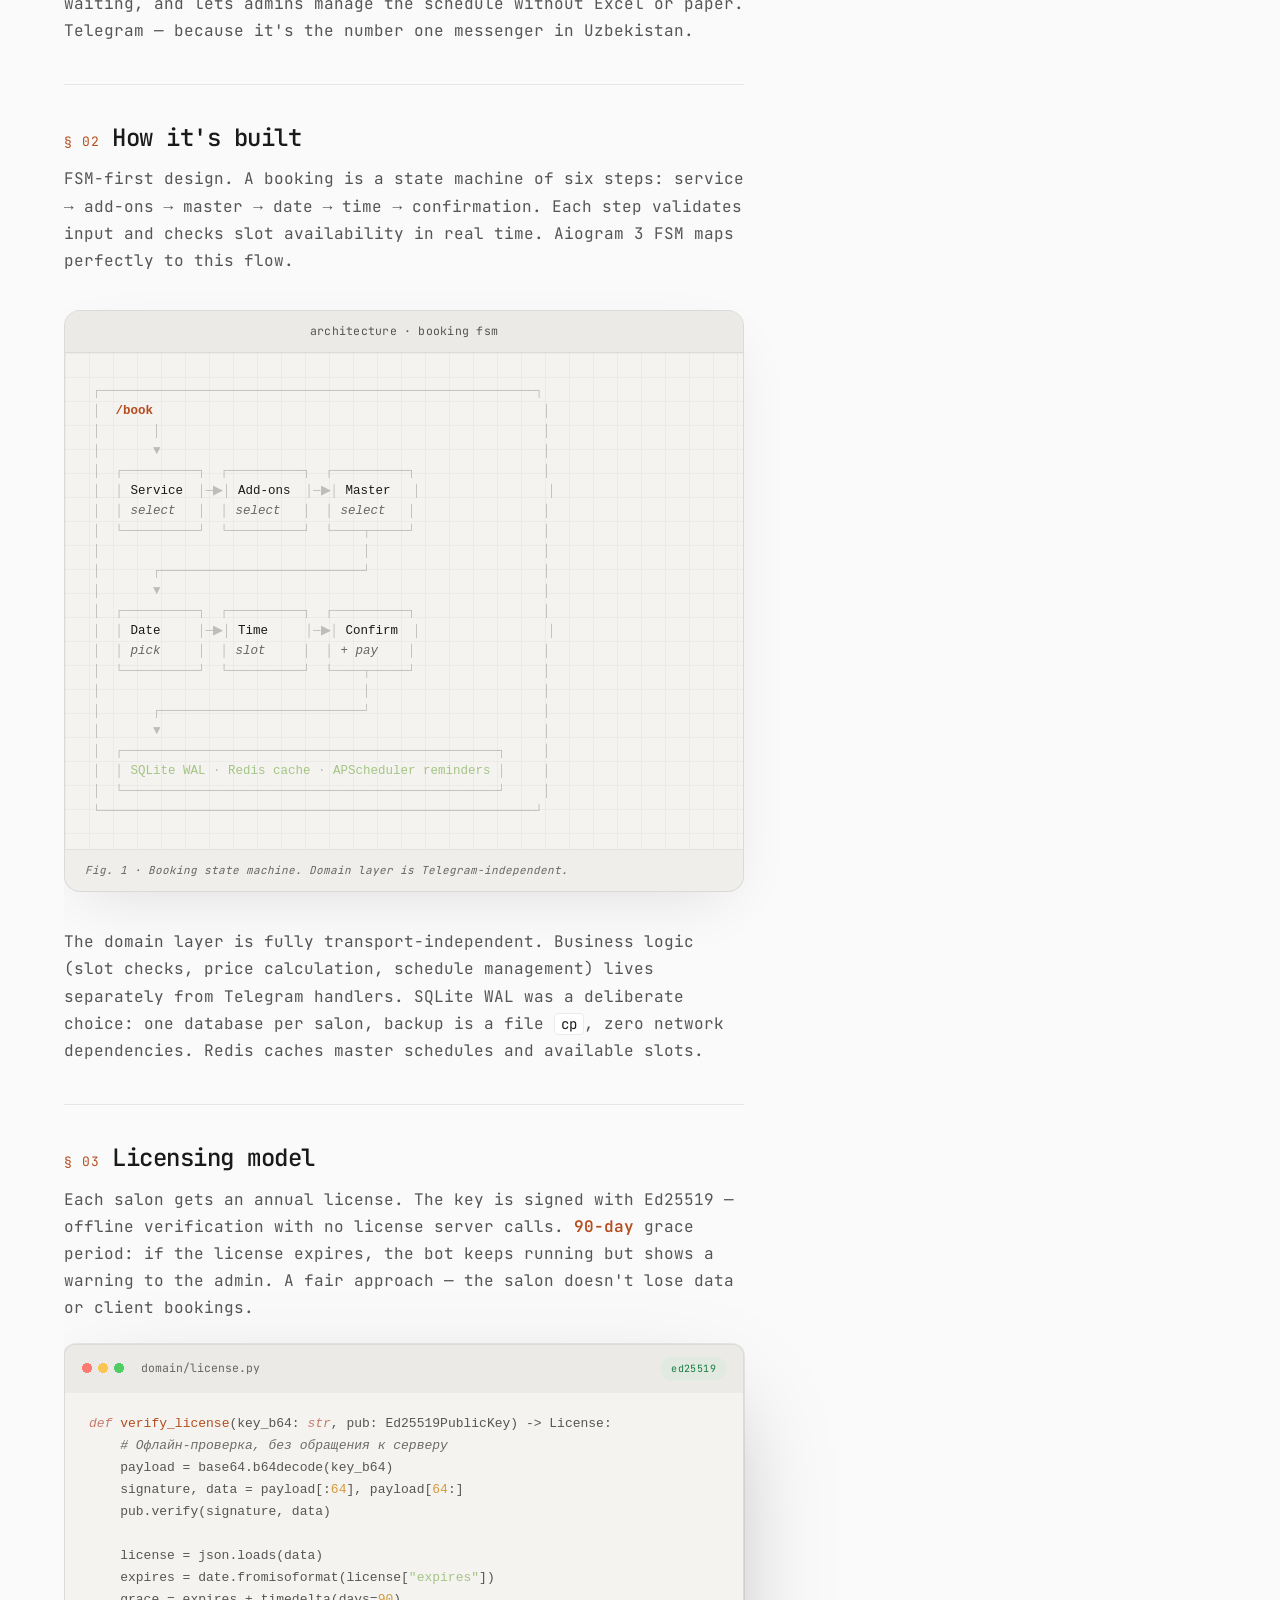
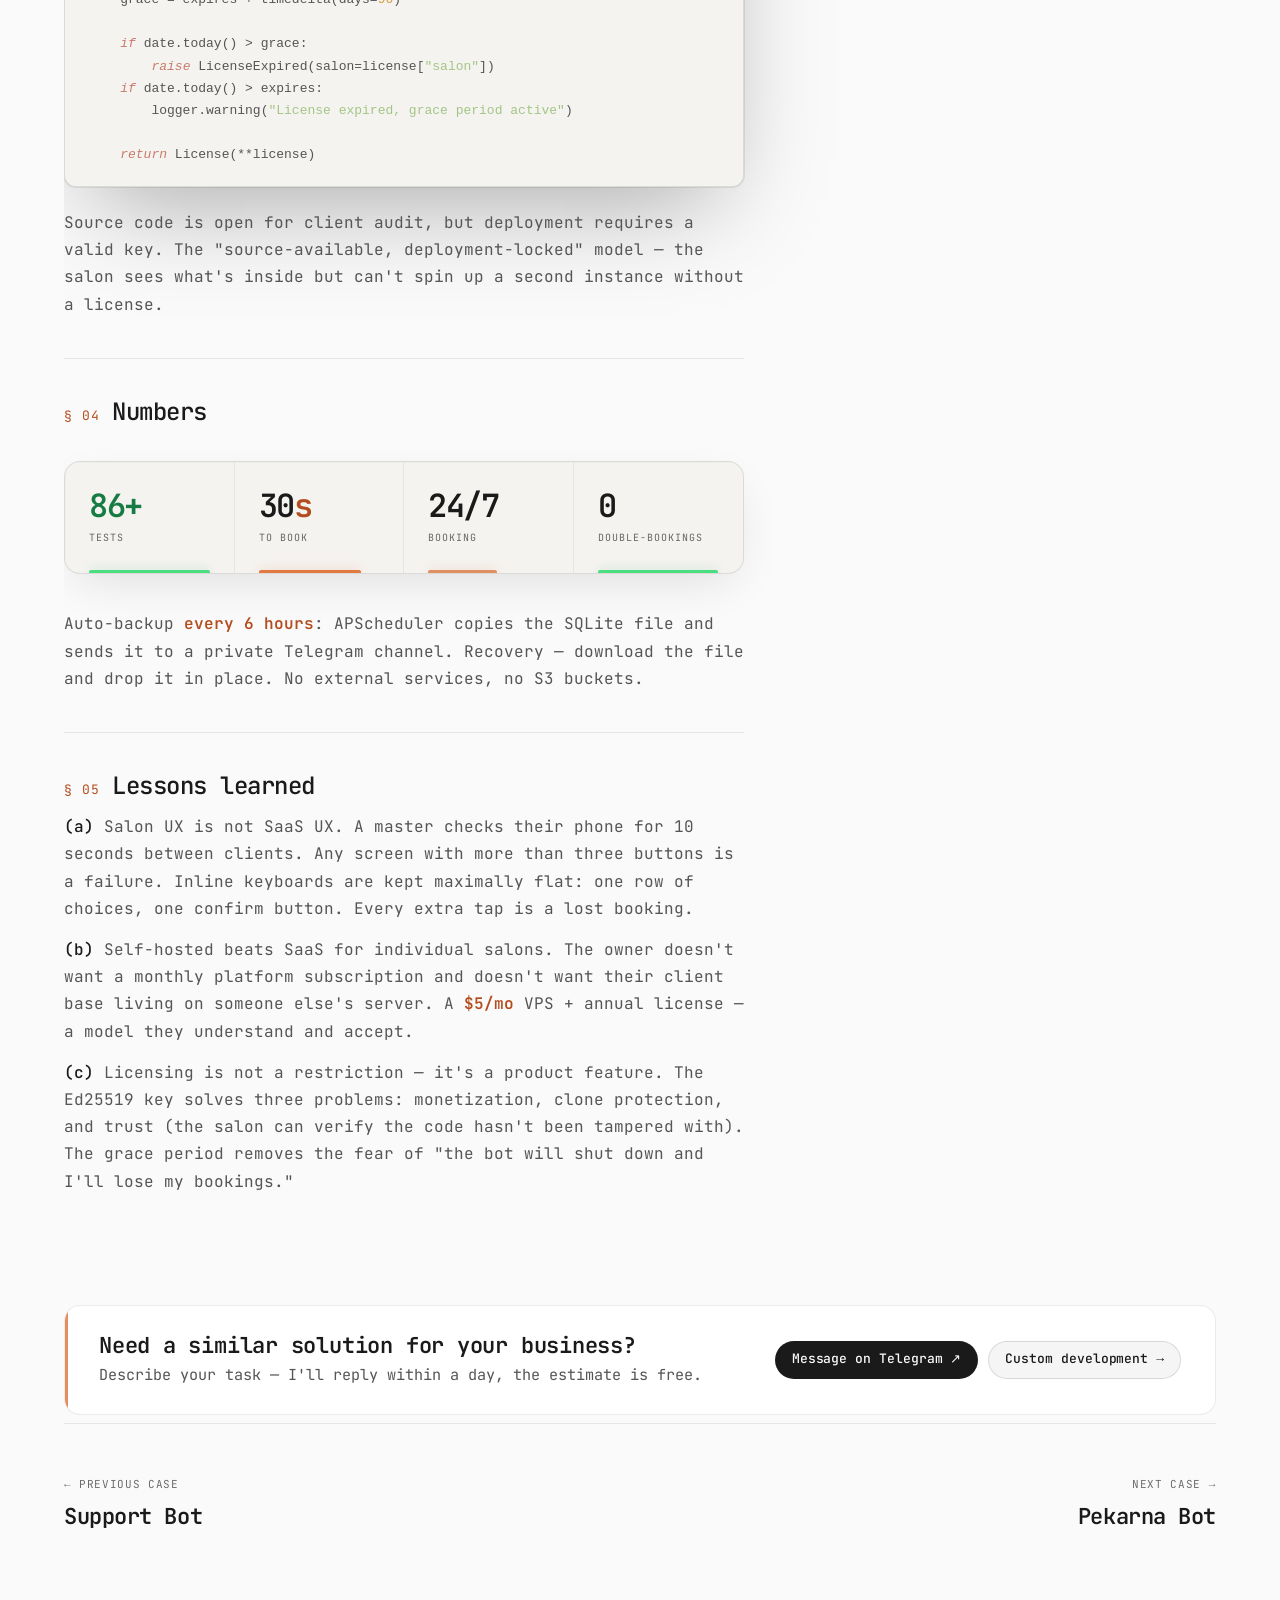
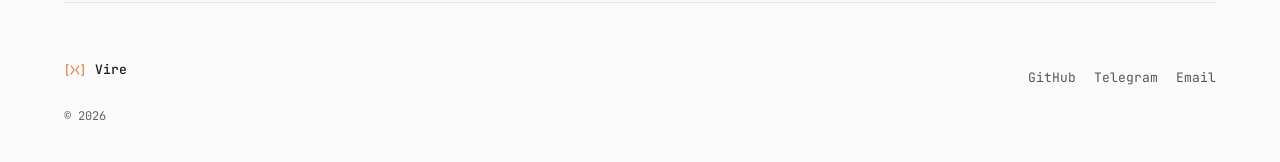
<file: case/manicure-bot.html>
<!DOCTYPE html>
<html lang="ru">
<head>
<meta charset="UTF-8">
<meta name="viewport" content="width=device-width, initial-scale=1.0">
<title>Manicure Bot · Vire</title>
<meta name="description" content="Telegram-бот записи для бьюти-салонов: выбор услуги, мастера, слота, напоминания, админ-панель внутри бота.">
<meta property="og:title" content="Manicure Bot — кейс / Vire">
<meta property="og:description" content="Telegram-бот записи для бьюти-салонов: выбор услуги, мастера, слота, напоминания, админ-панель внутри бота.">
<meta property="og:type" content="article">
<meta property="og:url" content="https://vire.dev/case/manicure-bot">
<link rel="canonical" href="https://vire.dev/case/manicure-bot">
<meta property="og:locale" content="ru_RU">
<meta property="og:locale:alternate" content="en_US">
<meta property="og:image" content="https://vire.dev/og/manicure-bot.png">
<meta property="og:image:width" content="1200">
<meta property="og:image:height" content="630">
<meta name="twitter:card" content="summary_large_image">
<meta name="twitter:description" content="Telegram-бот записи для бьюти-салонов: выбор услуги, мастера, слота, напоминания, админ-панель внутри бота.">
<meta name="twitter:image" content="https://vire.dev/og/manicure-bot.png">
<link rel="preload" href="../styles/fonts/jbm-400-latin.woff2" as="font" type="font/woff2" crossorigin>
<link rel="preload" href="../styles/fonts/jbm-400-cyrillic.woff2" as="font" type="font/woff2" crossorigin>
<link rel="icon" href="../favicon.svg" type="image/svg+xml">
<link rel="apple-touch-icon" href="../apple-touch-icon.svg">
<link rel="stylesheet" href="../styles/base.css">
<link rel="stylesheet" href="../styles/components.css">
<script type="application/ld+json">
{
  "@context": "https://schema.org",
  "@type": "CreativeWork",
  "name": "Manicure Bot — кейс",
  "url": "https://vire.dev/case/manicure-bot",
  "inLanguage": "ru",
  "image": "https://vire.dev/og/manicure-bot.png",
  "author": { "@type": "Person", "name": "Элёр", "url": "https://vire.dev/", "sameAs": ["https://github.com/RiobVO", "https://t.me/plssog"] }
}
</script>
</head>
<body data-theme="dark">
<a href="#main" class="skip-link"><span data-lang="ru">К содержимому</span><span data-lang="en">Skip to content</span></a>

<nav class="nav-pill" aria-label="Primary">
  <a href="/" class="brand">
    <span class="logo-mark"><svg aria-hidden="true" focusable="false" width="24" height="24" viewBox="0 0 128 128" fill="none" stroke="currentColor" stroke-width="7" stroke-linecap="round" stroke-linejoin="round"><polyline points="24,34 16,34 16,94 24,94"/><polyline points="42,42 59,64 42,86"/><polyline points="86,42 69,64 86,86"/><polyline points="104,34 112,34 112,94 104,94"/></svg></span>
    <span>Vire</span>
  </a>
  <div class="links">
    <a href="/#work" class="current"><span data-lang="ru">Работы</span><span data-lang="en">Works</span></a>
    <a href="/#principles"><span data-lang="ru">Принципы</span><span data-lang="en">Principles</span></a>
    <a href="/pricing"><span data-lang="ru">Цены</span><span data-lang="en">Pricing</span></a>
  </div>
  <div class="tools">
    <button type="button" class="icon-btn" data-lang-cycle aria-label="RU, switch to English">
      <span data-lang-label>RU</span>
    </button>
    <button type="button" class="icon-btn" data-theme-btn aria-label="Toggle theme"></button>
  </div>
  <a href="https://t.me/plssog" class="btn primary cta">
    <span data-lang="ru">Связаться</span><span data-lang="en">Get in touch</span>
    <span class="arrow">↗</span>
  </a>
</nav>

<div class="shell" id="main" data-screen-label="case-manicure-bot">

  <section class="page-head">
    <div class="breadcrumb">
      <a href="/"><span data-lang="ru">Главная</span><span data-lang="en">Home</span></a>
      <span class="sep">/</span>
      <a href="/#work"><span data-lang="ru">Работы</span><span data-lang="en">Works</span></a>
      <span class="sep">/</span>
      <span>Manicure Bot</span>
    </div>
    <div class="case-meta-row">
      <span class="dot">●</span>
      <span>Live · Beauty</span>
      <span class="sep">·</span>
      <span>2025 – 2026</span>
    </div>
    <h1 class="reveal">
      <span data-lang="ru">Manicure Bot —<br><span class="accent-gradient">онлайн-запись</span> в салон через Telegram.</span>
      <span data-lang="en">Manicure Bot —<br><span class="accent-gradient">salon booking</span> via Telegram.</span>
    </h1>
    <p class="lede reveal d1">
      <span data-lang="ru">Коммерческий бот записи для бьюти-салонов. Клиент выбирает услугу, мастера и слот за 30 секунд. Админ управляет расписанием прямо из бота. Per-salon деплой, лицензирование Ed25519, 86+ тестов.</span>
      <span data-lang="en">Commercial booking bot for beauty salons. A client picks a service, master, and time slot in 30 seconds. Admins manage schedules right inside the bot. Per-salon deploy, Ed25519 licensing, 86+ tests.</span>
    </p>
  </section>

  <section style="padding: 56px 0 24px;">
    <div class="case-hero-row">
      <div class="code-card reveal">
        <div class="head">
          <span class="path">Telegram · @manicure_bot</span>
          <span class="tag">live</span>
        </div>
<pre class="body"><span class="prompt">user&gt;</span> /book
<span class="out">→ Выберите услугу:
  1. Маникюр классический — 120 000 сум
  2. Маникюр + покрытие — 180 000 сум
  3. Педикюр — 150 000 сум</span>

<span class="prompt">user&gt;</span> 2
<span class="out">→ Дополнения:
  ☐ Снятие старого покрытия +30 000
  ☐ Дизайн 2 ногтя +25 000
  ☐ Без дополнений</span>

<span class="prompt">user&gt;</span> Снятие
<span class="out">→ Мастер: Диана · 15 мая, чт
  10:00  11:30  14:00  16:00</span>

<span class="prompt">user&gt;</span> 14:00
<span class="out" id="caseTyping">→ ✓ Записаны!
  Маникюр + покрытие + снятие
  Мастер: Диана
  15.05 в 14:00
  Итого: 210 000 сум

  Напомню за 24ч и за 2ч.</span></pre>
      </div>

      <aside class="case-spec reveal d1">
        <div class="head">
          <span><span data-lang="ru">Карточка проекта</span><span data-lang="en">Project card</span></span>
          <span>v 1.0</span>
        </div>
        <dl>
          <dt><span data-lang="ru">Заказчик</span><span data-lang="en">Client</span></dt><dd><span data-lang="ru">Бьюти-салоны</span><span data-lang="en">Beauty salons</span></dd>
          <dt><span data-lang="ru">Роль</span><span data-lang="en">Role</span></dt><dd>Solo</dd>
          <dt><span data-lang="ru">Срок</span><span data-lang="en">Duration</span></dt><dd><span data-lang="ru">3 мес.</span><span data-lang="en">3 mo.</span></dd>
          <dt><span data-lang="ru">Стек</span><span data-lang="en">Stack</span></dt><dd>Python · aiogram 3</dd>
          <dt><span data-lang="ru">БД</span><span data-lang="en">DB</span></dt><dd>SQLite WAL</dd>
          <dt>Cache</dt><dd>Redis 7</dd>
          <dt>Schedule</dt><dd>APScheduler</dd>
          <dt>Deploy</dt><dd>Docker · per-salon VPS</dd>
          <dt><span data-lang="ru">Лицензия</span><span data-lang="en">License</span></dt><dd>Ed25519 annual</dd>
        </dl>
        <p class="note">
          <span data-lang="ru">Имена салонов под NDA. Технические детали — публичные.</span>
          <span data-lang="en">The salons' names are under NDA. Technical details are public.</span>
        </p>
      </aside>
    </div>
  </section>


  <div class="case-layout">

    <article class="case-body">

      <h2 id="brief"><span class="num">§ 01</span><span data-lang="ru">О чём проект</span><span data-lang="en">What this is</span></h2>
      <p>
        <span data-lang="ru">Типичный бьюти-салон в Ташкенте ведёт запись через WhatsApp и телефонные звонки. Администратор жонглирует бумажным журналом, тремя чатами и памятью. Результат предсказуем: двойные записи на одного мастера, потерянные клиенты, которые не дождались ответа, и no-show без напоминаний.</span>
        <span data-lang="en">A typical beauty salon in Tashkent handles bookings via WhatsApp and phone calls. The receptionist juggles a paper ledger, three chats, and memory. The result is predictable: double-bookings for the same master, lost clients who never got a reply, and no-shows without reminders.</span>
      </p>
      <p>
        <span data-lang="ru"><strong>Проблемы ручной записи:</strong> клиент пишет в WhatsApp — ответ через 2 часа, когда слот уже занят. Два мастера записаны на одно время. Клиент не приходит, потому что забыл — час простоя стоит салону <strong class="num">150–200 тыс. сум</strong>.</span>
        <span data-lang="en"><strong>Manual booking problems:</strong> a client texts WhatsApp — gets a reply 2 hours later when the slot is already taken. Two masters booked at the same time. A client doesn't show up because they forgot — an idle hour costs the salon <strong class="num">150–200k UZS</strong>.</span>
      </p>
      <p>
        <span data-lang="ru"><strong>Задача:</strong> бот, который позволяет клиенту записаться за <strong class="num">30 секунд</strong> без звонков и ожидания, а администратору — управлять расписанием без Excel и бумаги. Telegram — потому что в Узбекистане это мессенджер номер один.</span>
        <span data-lang="en"><strong>Goal:</strong> a bot that lets clients book in <strong class="num">30 seconds</strong> without calls or waiting, and lets admins manage the schedule without Excel or paper. Telegram — because it's the number one messenger in Uzbekistan.</span>
      </p>

      <h2 id="architecture"><span class="num">§ 02</span><span data-lang="ru">Как устроено</span><span data-lang="en">How it's built</span></h2>
      <p>
        <span data-lang="ru">FSM-первый дизайн. Запись — это стейт-машина из шести шагов: услуга → дополнения → мастер → дата → время → подтверждение. Каждый шаг валидирует входные данные и проверяет доступность слота в реальном времени. Aiogram 3 FSM идеально ложится на этот поток.</span>
        <span data-lang="en">FSM-first design. A booking is a state machine of six steps: service → add-ons → master → date → time → confirmation. Each step validates input and checks slot availability in real time. Aiogram 3 FSM maps perfectly to this flow.</span>
      </p>

      <div class="figure">
        <div class="fig-bar"><span class="fig-title">architecture · booking fsm</span></div>
<pre>┌──────────────────────────────────────────────────────────┐
│  <span class="fl">/book</span>                                                    │
│       │                                                   │
│       ▼                                                   │
│  ┌──────────┐  ┌──────────┐  ┌──────────┐                 │
│  │ <span class="fc">Service</span>  │─▶│ <span class="fc">Add-ons</span>  │─▶│ <span class="fc">Master</span>   │                 │
│  │ <span class="fm">select</span>   │  │ <span class="fm">select</span>   │  │ <span class="fm">select</span>   │                 │
│  └──────────┘  └──────────┘  └────┬─────┘                 │
│                                   │                       │
│       ┌───────────────────────────┘                       │
│       ▼                                                   │
│  ┌──────────┐  ┌──────────┐  ┌──────────┐                 │
│  │ <span class="fc">Date</span>     │─▶│ <span class="fc">Time</span>     │─▶│ <span class="fc">Confirm</span>  │                 │
│  │ <span class="fm">pick</span>     │  │ <span class="fm">slot</span>     │  │ <span class="fm">+ pay</span>    │                 │
│  └──────────┘  └──────────┘  └────┬─────┘                 │
│                                   │                       │
│       ┌───────────────────────────┘                       │
│       ▼                                                   │
│  ┌──────────────────────────────────────────────────┐     │
│  │ <span class="ft">SQLite WAL</span> · <span class="ft">Redis cache</span> · <span class="ft">APScheduler reminders</span> │     │
│  └──────────────────────────────────────────────────┘     │
└──────────────────────────────────────────────────────────┘</pre>
        <div class="caption"><span data-lang="ru">Рис. 1 · Стейт-машина записи. Доменный слой не зависит от Telegram.</span><span data-lang="en">Fig. 1 · Booking state machine. Domain layer is Telegram-independent.</span></div>
      </div>

      <p>
        <span data-lang="ru">Доменный слой полностью независим от транспорта. Бизнес-логика (проверка слотов, расчёт стоимости, управление расписанием) живёт отдельно от Telegram-хендлеров. SQLite WAL выбран осознанно: одна база на салон, бэкап — <code>cp</code> файла, нет сетевых зависимостей. Redis кеширует расписание мастеров и доступные слоты.</span>
        <span data-lang="en">The domain layer is fully transport-independent. Business logic (slot checks, price calculation, schedule management) lives separately from Telegram handlers. SQLite WAL was a deliberate choice: one database per salon, backup is a file <code>cp</code>, zero network dependencies. Redis caches master schedules and available slots.</span>
      </p>

      <h2 id="licensing"><span class="num">§ 03</span><span data-lang="ru">Модель лицензирования</span><span data-lang="en">Licensing model</span></h2>
      <p>
        <span data-lang="ru">Каждый салон получает годовую лицензию. Ключ подписан Ed25519 — offline-верификация без обращения к серверу лицензий. Grace-период <strong class="num">90 дней</strong>: если лицензия истекла, бот продолжает работать, но показывает предупреждение администратору. Это честный подход — салон не теряет данные и записи клиентов.</span>
        <span data-lang="en">Each salon gets an annual license. The key is signed with Ed25519 — offline verification with no license server calls. <strong class="num">90-day</strong> grace period: if the license expires, the bot keeps running but shows a warning to the admin. A fair approach — the salon doesn't lose data or client bookings.</span>
      </p>

      <div class="code-card">
        <div class="head">
          <span class="path">domain/license.py</span>
          <span class="tag">ed25519</span>
        </div>
<pre class="body"><span class="kw">def</span> <span class="fn">verify_license</span>(key_b64: <span class="kw">str</span>, pub: Ed25519PublicKey) -> License:
    <span class="comment"># Офлайн-проверка, без обращения к серверу</span>
    payload = base64.b64decode(key_b64)
    signature, data = payload[:<span class="num-c">64</span>], payload[<span class="num-c">64</span>:]
    pub.verify(signature, data)

    license = json.loads(data)
    expires = date.fromisoformat(license[<span class="str">"expires"</span>])
    grace = expires + timedelta(days=<span class="num-c">90</span>)

    <span class="kw">if</span> date.today() > grace:
        <span class="kw">raise</span> LicenseExpired(salon=license[<span class="str">"salon"</span>])
    <span class="kw">if</span> date.today() > expires:
        logger.warning(<span class="str">"License expired, grace period active"</span>)

    <span class="kw">return</span> License(**license)</pre>
      </div>

      <p>
        <span data-lang="ru">Исходный код открыт для аудита заказчиком, но деплой требует валидный ключ. Модель «source-available, deployment-locked» — салон видит, что внутри, но не может поднять второй инстанс без лицензии.</span>
        <span data-lang="en">Source code is open for client audit, but deployment requires a valid key. The "source-available, deployment-locked" model — the salon sees what's inside but can't spin up a second instance without a license.</span>
      </p>

      <h2 id="numbers"><span class="num">§ 04</span><span data-lang="ru">Цифры</span><span data-lang="en">Numbers</span></h2>

      <div class="metric-row">
        <div class="metric">
          <span class="v"><em>86+</em></span>
          <span class="l">TESTS</span>
        </div>
        <div class="metric">
          <span class="v">30<em>s</em></span>
          <span class="l">TO BOOK</span>
        </div>
        <div class="metric">
          <span class="v">24/7</span>
          <span class="l">BOOKING</span>
        </div>
        <div class="metric">
          <span class="v">0</span>
          <span class="l">DOUBLE-BOOKINGS</span>
        </div>
      </div>

      <p>
        <span data-lang="ru">Автобэкап <strong class="num">каждые 6 часов</strong>: APScheduler копирует SQLite-файл и отправляет в приватный Telegram-канал. Восстановление — скачать файл и положить на место. Никаких внешних сервисов, никаких S3-бакетов.</span>
        <span data-lang="en">Auto-backup <strong class="num">every 6 hours</strong>: APScheduler copies the SQLite file and sends it to a private Telegram channel. Recovery — download the file and drop it in place. No external services, no S3 buckets.</span>
      </p>

      <h2 id="lessons"><span class="num">§ 05</span><span data-lang="ru">Что я вынес</span><span data-lang="en">Lessons learned</span></h2>
      <p>
        <span data-lang="ru"><strong>(а)</strong> UX салона — не UX SaaS. Мастер между клиентами смотрит в телефон 10 секунд. Любой экран с больше чем тремя кнопками — провал. Inline-клавиатуры максимально плоские: один ряд выбора, одна кнопка подтверждения. Каждый лишний тап — потерянная запись.</span>
        <span data-lang="en"><strong>(a)</strong> Salon UX is not SaaS UX. A master checks their phone for 10 seconds between clients. Any screen with more than three buttons is a failure. Inline keyboards are kept maximally flat: one row of choices, one confirm button. Every extra tap is a lost booking.</span>
      </p>
      <p>
        <span data-lang="ru"><strong>(б)</strong> Self-hosted бьёт SaaS для единичных салонов. Владелец не хочет ежемесячную подписку на платформу и не хочет, чтобы его клиентская база жила на чужом сервере. VPS за <strong class="num">$5/мес</strong> + годовая лицензия — модель, которую понимают и принимают.</span>
        <span data-lang="en"><strong>(b)</strong> Self-hosted beats SaaS for individual salons. The owner doesn't want a monthly platform subscription and doesn't want their client base living on someone else's server. A <strong class="num">$5/mo</strong> VPS + annual license — a model they understand and accept.</span>
      </p>
      <p>
        <span data-lang="ru"><strong>(в)</strong> Лицензирование — не ограничение, а фича продукта. Ed25519-ключ решает три задачи: монетизация, защита от клонирования, и доверие (салон может проверить, что код не изменён). Grace-период снимает страх «бот отключится и я потеряю записи».</span>
        <span data-lang="en"><strong>(c)</strong> Licensing is not a restriction — it's a product feature. The Ed25519 key solves three problems: monetization, clone protection, and trust (the salon can verify the code hasn't been tampered with). The grace period removes the fear of "the bot will shut down and I'll lose my bookings."</span>
      </p>

    </article>

    <aside>
      <nav class="case-toc">
        <div class="head"><span data-lang="ru">Содержание</span><span data-lang="en">Contents</span></div>
        <ol>
          <li><a href="#brief"><span data-lang="ru">О чём проект</span><span data-lang="en">What this is</span></a></li>
          <li><a href="#architecture"><span data-lang="ru">Как устроено</span><span data-lang="en">How it's built</span></a></li>
          <li><a href="#licensing"><span data-lang="ru">Лицензирование</span><span data-lang="en">Licensing</span></a></li>
          <li><a href="#numbers"><span data-lang="ru">Цифры</span><span data-lang="en">Numbers</span></a></li>
          <li><a href="#lessons"><span data-lang="ru">Что я вынес</span><span data-lang="en">Lessons learned</span></a></li>
        </ol>
      </nav>
    </aside>

  </div>

  <section class="case-cta reveal">
    <h2><span data-lang="ru">Нужно похожее решение для вашего бизнеса?</span><span data-lang="en">Need a similar solution for your business?</span></h2>
    <p><span data-lang="ru">Опишите задачу — отвечу в течение дня, оценку дам бесплатно.</span><span data-lang="en">Describe your task — I'll reply within a day, the estimate is free.</span></p>
    <div class="ctas">
      <a href="https://t.me/plssog" class="btn primary"><span data-lang="ru">Написать в Telegram</span><span data-lang="en">Message on Telegram</span><span class="arrow">↗</span></a>
      <a href="/pricing#02" class="btn secondary"><span data-lang="ru">Разработка под ключ</span><span data-lang="en">Custom development</span><span class="arrow">→</span></a>
    </div>
  </section>

  <nav class="case-nav">
    <a href="/case/support-bot" class="prev">
      <div class="label"><span data-lang="ru">← Предыдущий кейс</span><span data-lang="en">← Previous case</span></div>
      <div class="title-line">Support Bot</div>
    </a>
    <a href="/case/pekarna-bot" class="next">
      <div class="label"><span data-lang="ru">Следующий кейс →</span><span data-lang="en">Next case →</span></div>
      <div class="title-line">Pekarna Bot</div>
    </a>
  </nav>

  <footer class="site-footer">
    <div class="row">
      <a href="/" class="brand">
        <span class="logo-mark"><svg aria-hidden="true" focusable="false" width="24" height="24" viewBox="0 0 128 128" fill="none" stroke="currentColor" stroke-width="7" stroke-linecap="round" stroke-linejoin="round"><polyline points="24,34 16,34 16,94 24,94"/><polyline points="42,42 59,64 42,86"/><polyline points="86,42 69,64 86,86"/><polyline points="104,34 112,34 112,94 104,94"/></svg></span>
        <span>Vire</span>
      </a>
      <div class="links">
        <a href="https://github.com/RiobVO">GitHub</a>
        <a href="https://t.me/plssog">Telegram</a>
        <a href="mailto:eleru340&#64;gmail&#46;com">Email</a>
              </div>
    </div>
    <div class="colophon">© 2026</div>
  </footer>

</div>

<script src="../scripts/chrome.js"></script>
<script>
document.querySelectorAll('.case-nav a').forEach(function(a) {
  a.addEventListener('mousemove', function(e) {
    var r = a.getBoundingClientRect();
    a.style.setProperty('--mx', ((e.clientX - r.left) / r.width * 100) + '%');
    a.style.setProperty('--my', ((e.clientY - r.top) / r.height * 100) + '%');
  });
});

var metrics = document.querySelectorAll('.metric-row .metric');
if (metrics.length) {
  new IntersectionObserver(function(entries) {
    entries.forEach(function(e) {
      if (e.isIntersecting) {
        metrics.forEach(function(m) { m.classList.add('in-view'); });
      }
    });
  }, { threshold: 0.3 }).observe(document.querySelector('.metric-row'));
}
</script>
</body>
</html>
</file>
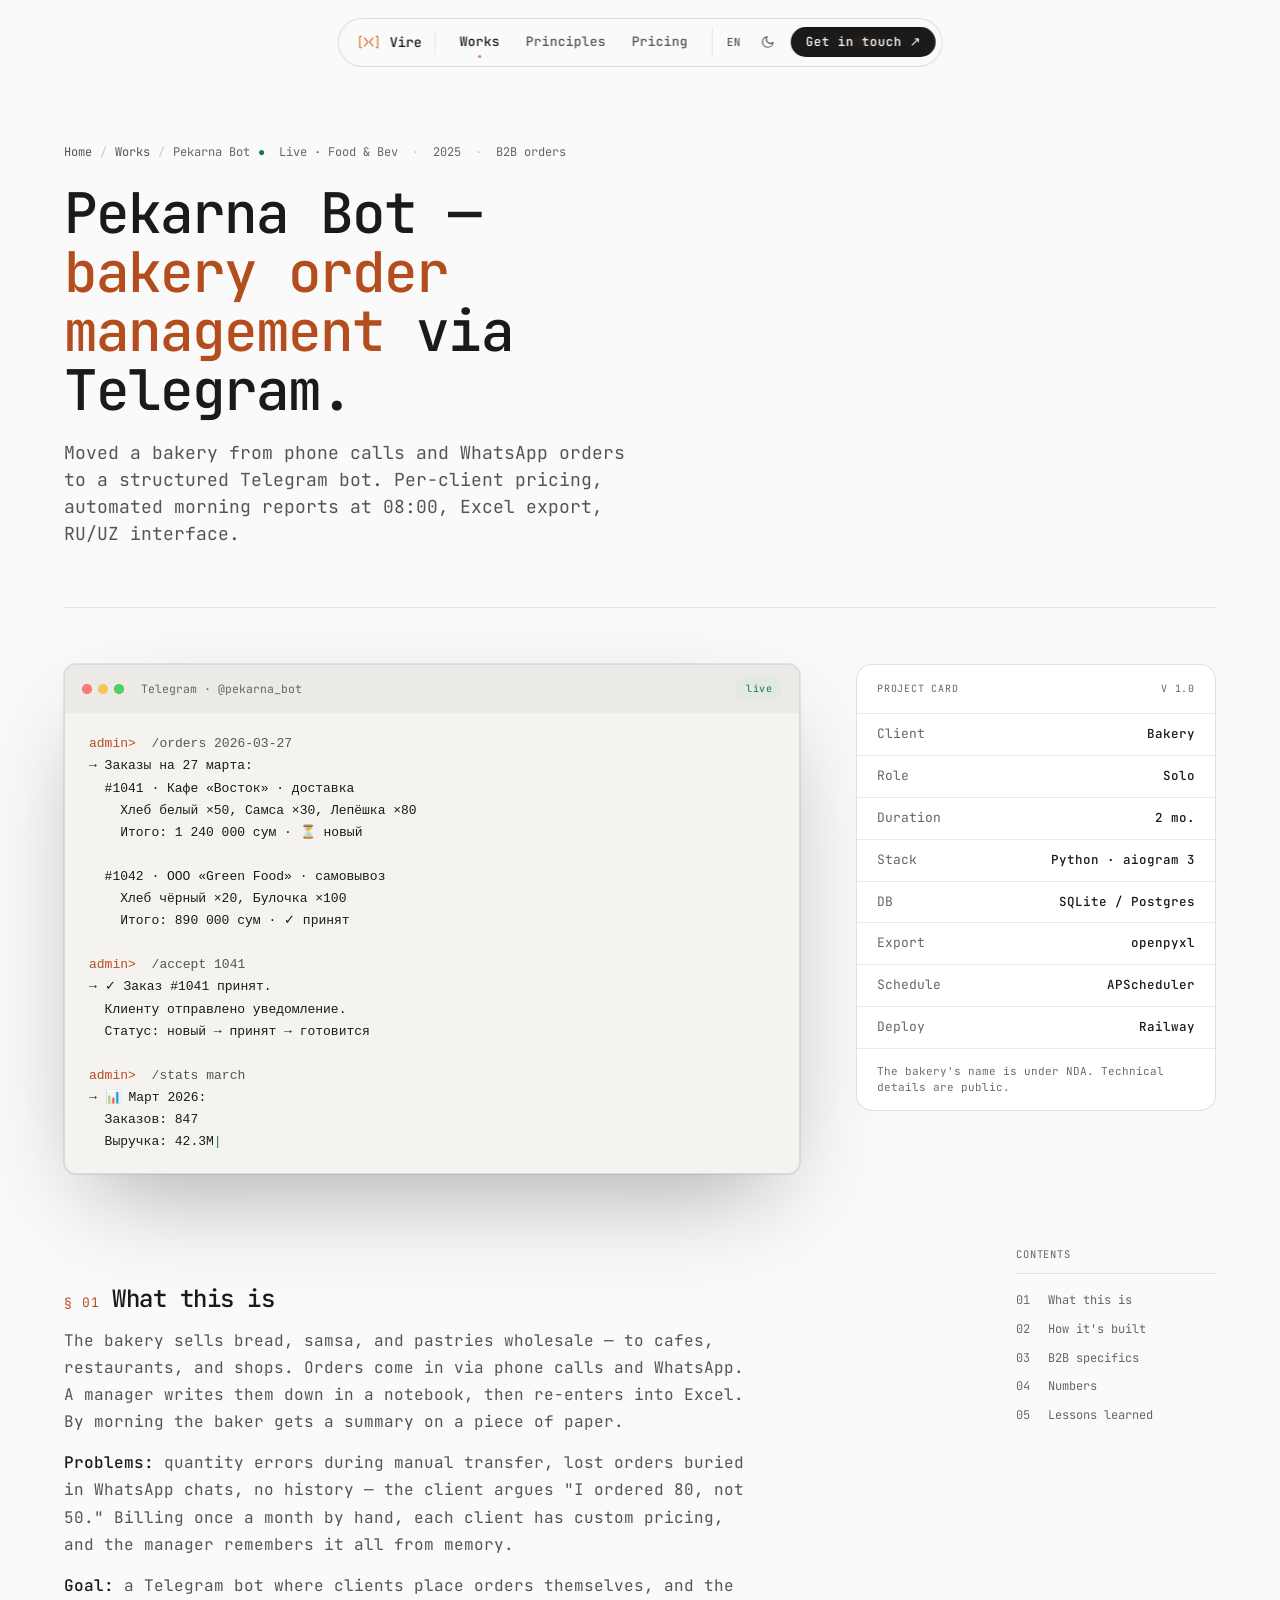
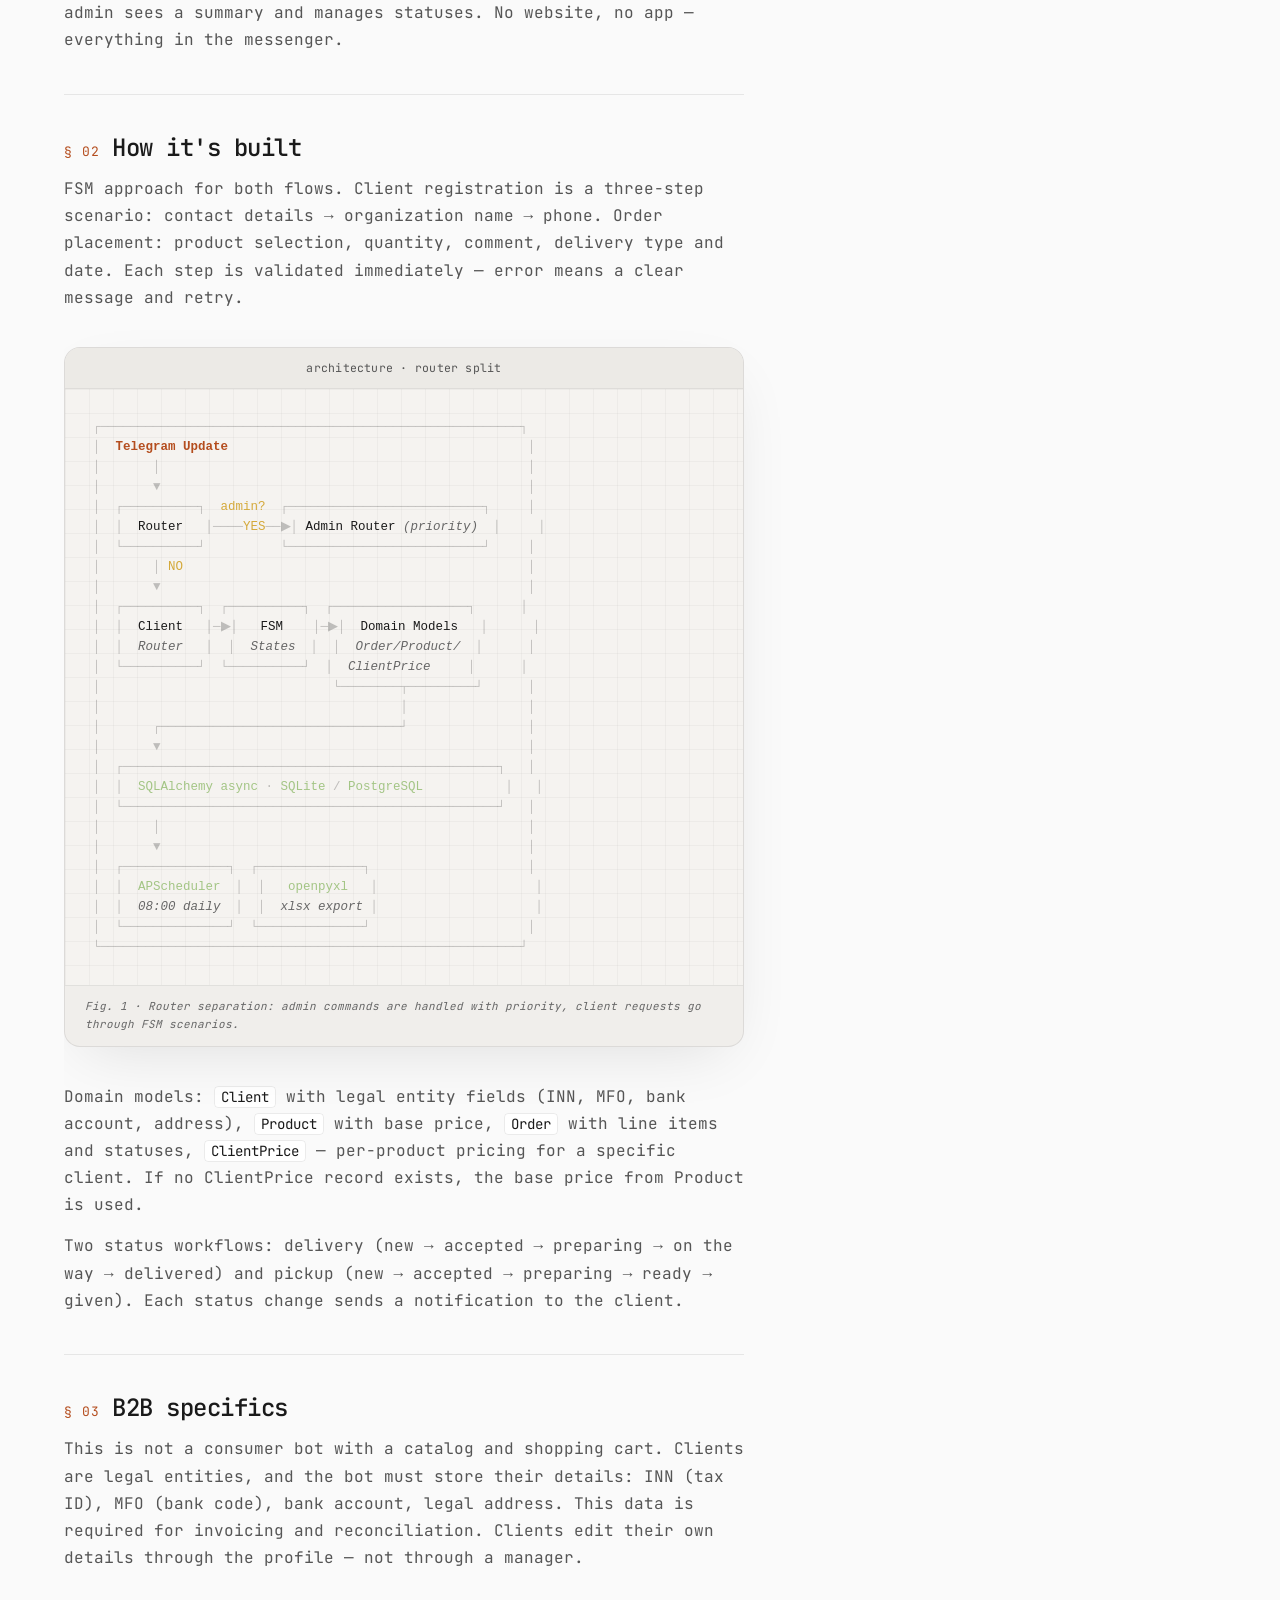
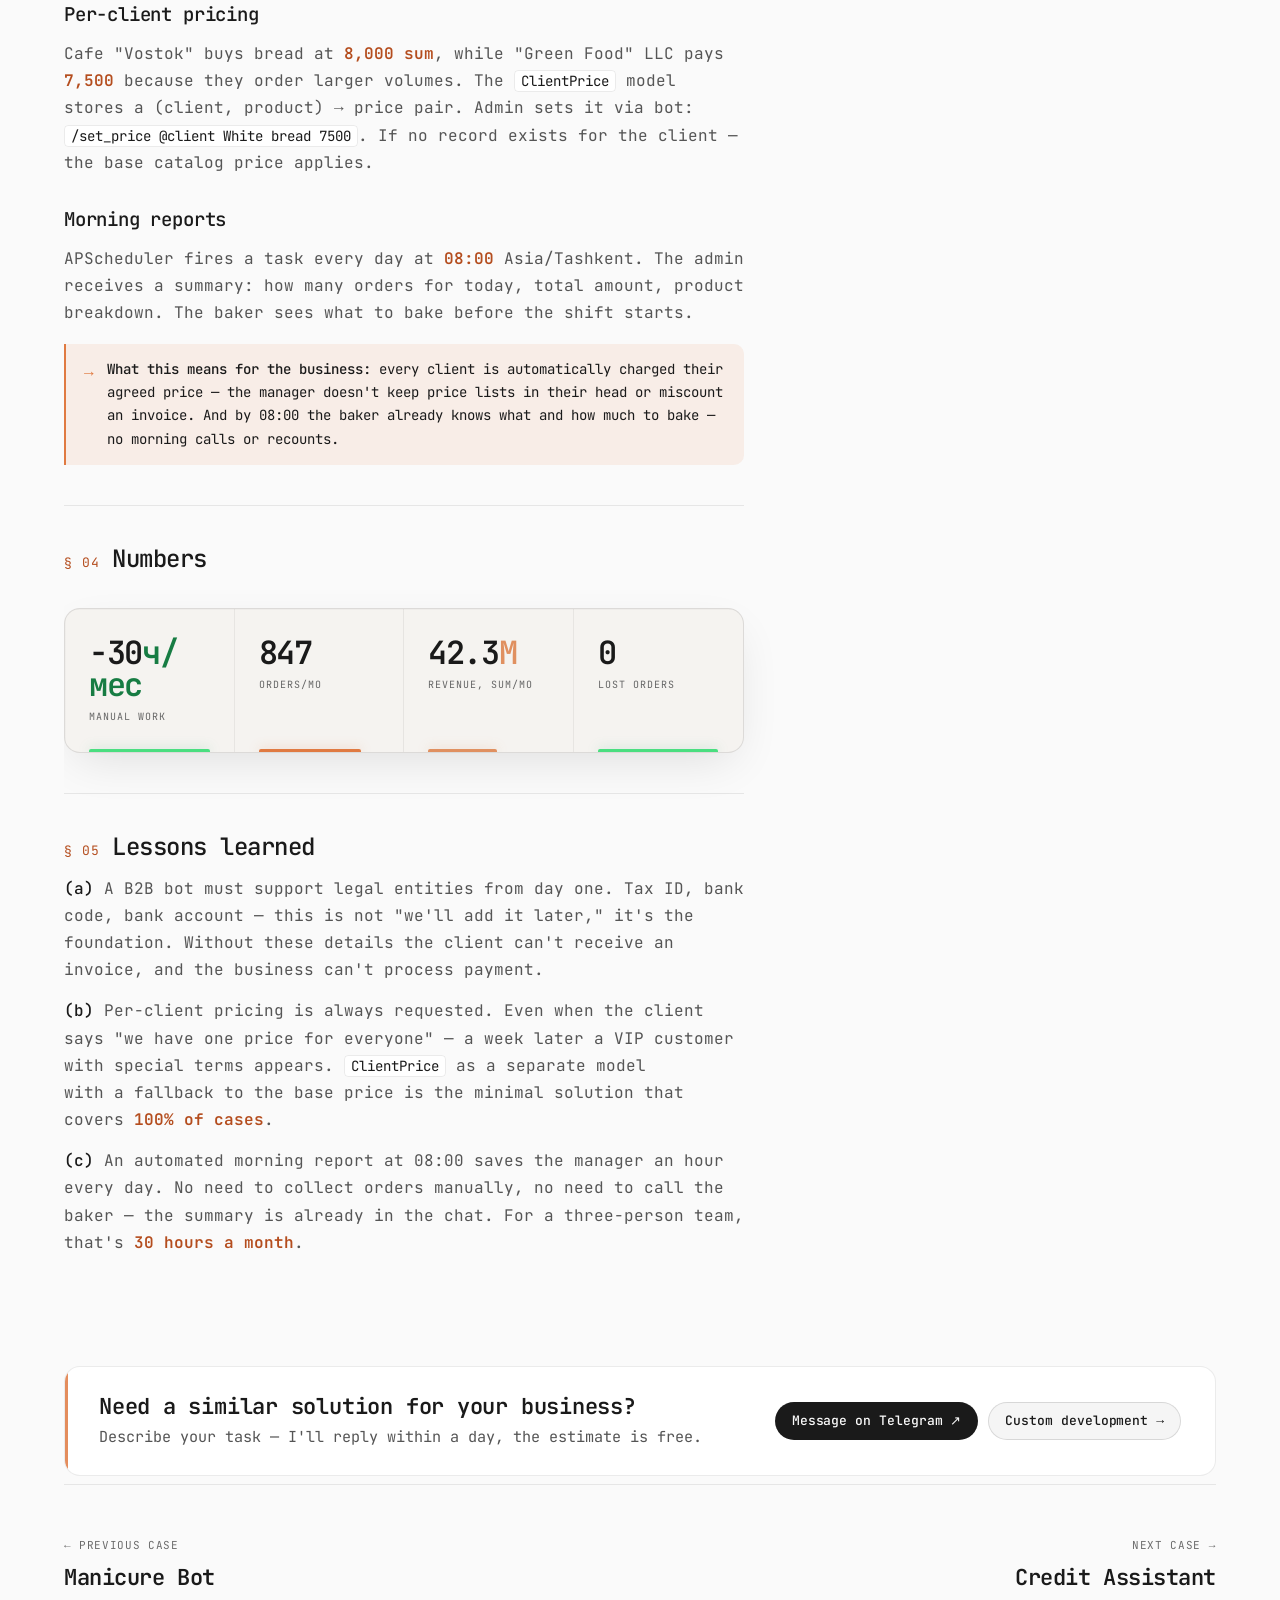
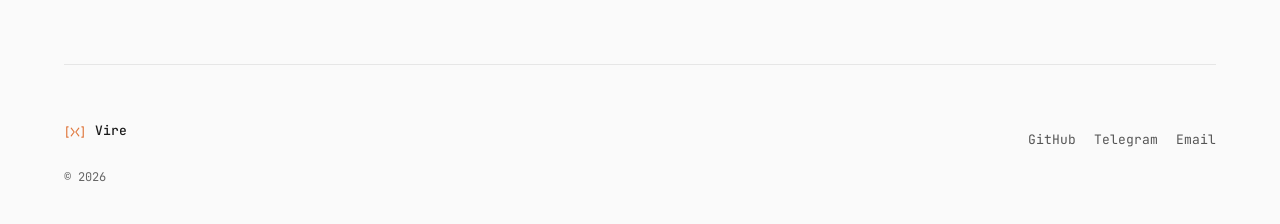
<file: case/pekarna-bot.html>
<!DOCTYPE html>
<html lang="ru">
<head>
<meta charset="UTF-8">
<meta name="viewport" content="width=device-width, initial-scale=1.0">
<title>Pekarna Bot · Vire</title>
<meta name="description" content="Telegram-бот для управления заказами пекарни: B2B-клиенты, индивидуальные цены, утренние отчёты, Excel-экспорт.">
<meta property="og:title" content="Pekarna Bot — кейс / Vire">
<meta property="og:description" content="Telegram-бот для управления заказами пекарни: B2B-клиенты, индивидуальные цены, утренние отчёты, Excel-экспорт.">
<meta property="og:type" content="article">
<meta property="og:url" content="https://vire.dev/case/pekarna-bot">
<link rel="canonical" href="https://vire.dev/case/pekarna-bot">
<meta property="og:locale" content="ru_RU">
<meta property="og:locale:alternate" content="en_US">
<meta property="og:image" content="https://vire.dev/og/pekarna-bot.png">
<meta property="og:image:width" content="1200">
<meta property="og:image:height" content="630">
<meta name="twitter:card" content="summary_large_image">
<meta name="twitter:description" content="Telegram-бот для управления заказами пекарни: B2B-клиенты, индивидуальные цены, утренние отчёты, Excel-экспорт.">
<meta name="twitter:image" content="https://vire.dev/og/pekarna-bot.png">
<link rel="preload" href="../styles/fonts/jbm-400-latin.woff2" as="font" type="font/woff2" crossorigin>
<link rel="preload" href="../styles/fonts/jbm-400-cyrillic.woff2" as="font" type="font/woff2" crossorigin>
<link rel="icon" href="../favicon.svg" type="image/svg+xml">
<link rel="apple-touch-icon" href="../apple-touch-icon.svg">
<link rel="stylesheet" href="../styles/base.css">
<link rel="stylesheet" href="../styles/components.css">
<script type="application/ld+json">
{
  "@context": "https://schema.org",
  "@type": "CreativeWork",
  "name": "Pekarna Bot — кейс",
  "url": "https://vire.dev/case/pekarna-bot",
  "inLanguage": "ru",
  "image": "https://vire.dev/og/pekarna-bot.png",
  "author": { "@type": "Person", "name": "Элёр", "url": "https://vire.dev/", "sameAs": ["https://github.com/RiobVO", "https://t.me/plssog"] }
}
</script>
</head>
<body data-theme="dark">
<a href="#main" class="skip-link"><span data-lang="ru">К содержимому</span><span data-lang="en">Skip to content</span></a>

<nav class="nav-pill" aria-label="Primary">
  <a href="/" class="brand">
    <span class="logo-mark"><svg aria-hidden="true" focusable="false" width="24" height="24" viewBox="0 0 128 128" fill="none" stroke="currentColor" stroke-width="7" stroke-linecap="round" stroke-linejoin="round"><polyline points="24,34 16,34 16,94 24,94"/><polyline points="42,42 59,64 42,86"/><polyline points="86,42 69,64 86,86"/><polyline points="104,34 112,34 112,94 104,94"/></svg></span>
    <span>Vire</span>
  </a>
  <div class="links">
    <a href="/#work" class="current"><span data-lang="ru">Работы</span><span data-lang="en">Works</span></a>
    <a href="/#principles"><span data-lang="ru">Принципы</span><span data-lang="en">Principles</span></a>
    <a href="/pricing"><span data-lang="ru">Цены</span><span data-lang="en">Pricing</span></a>
  </div>
  <div class="tools">
    <button type="button" class="icon-btn" data-lang-cycle aria-label="RU, switch to English">
      <span data-lang-label>RU</span>
    </button>
    <button type="button" class="icon-btn" data-theme-btn aria-label="Toggle theme"></button>
  </div>
  <a href="https://t.me/plssog" class="btn primary cta">
    <span data-lang="ru">Связаться</span><span data-lang="en">Get in touch</span>
    <span class="arrow">↗</span>
  </a>
</nav>

<div class="shell" id="main" data-screen-label="case-pekarna-bot">

  <section class="page-head">
    <div class="breadcrumb">
      <a href="/"><span data-lang="ru">Главная</span><span data-lang="en">Home</span></a>
      <span class="sep">/</span>
      <a href="/#work"><span data-lang="ru">Работы</span><span data-lang="en">Works</span></a>
      <span class="sep">/</span>
      <span>Pekarna Bot</span>
    </div>
    <div class="case-meta-row">
      <span class="dot">●</span>
      <span>Live · Food &amp; Bev</span>
      <span class="sep">·</span>
      <span>2025</span>
      <span class="sep">·</span>
      <span><span data-lang="ru">B2B-заказы</span><span data-lang="en">B2B orders</span></span>
    </div>
    <h1 class="reveal">
      <span data-lang="ru">Pekarna Bot —<br><span class="accent-gradient">управление заказами пекарни</span> через Telegram.</span>
      <span data-lang="en">Pekarna Bot —<br><span class="accent-gradient">bakery order management</span> via Telegram.</span>
    </h1>
    <p class="lede reveal d1">
      <span data-lang="ru">Перевёл пекарню с телефонных звонков и WhatsApp-заказов на структурированный Telegram-бот. Индивидуальные цены для каждого клиента, автоматические утренние отчёты в 08:00, Excel-экспорт, RU/UZ интерфейс.</span>
      <span data-lang="en">Moved a bakery from phone calls and WhatsApp orders to a structured Telegram bot. Per-client pricing, automated morning reports at 08:00, Excel export, RU/UZ interface.</span>
    </p>
  </section>

  <section style="padding: 56px 0 24px;">
    <div class="case-hero-row">
      <div class="code-card reveal">
        <div class="head">
          <span class="path">Telegram · @pekarna_bot</span>
          <span class="tag">live</span>
        </div>
<pre class="body"><span class="prompt">admin&gt;</span> /orders 2026-03-27
<span class="out">→ Заказы на 27 марта:
  #1041 · Кафе «Восток» · доставка
    Хлеб белый ×50, Самса ×30, Лепёшка ×80
    Итого: 1 240 000 сум · ⏳ новый

  #1042 · ООО «Green Food» · самовывоз
    Хлеб чёрный ×20, Булочка ×100
    Итого: 890 000 сум · ✓ принят</span>

<span class="prompt">admin&gt;</span> /accept 1041
<span class="out">→ ✓ Заказ #1041 принят.
  Клиенту отправлено уведомление.
  Статус: новый → принят → готовится</span>

<span class="prompt">admin&gt;</span> /stats march
<span class="out" id="caseTyping">→ 📊 Март 2026:
  Заказов: 847
  Выручка: 42.3M сум
  Средний чек: 499 000 сум
  📎 march_2026_report.xlsx</span></pre>
      </div>

      <aside class="case-spec reveal d1">
        <div class="head">
          <span><span data-lang="ru">Карточка проекта</span><span data-lang="en">Project card</span></span>
          <span>v 1.0</span>
        </div>
        <dl>
          <dt><span data-lang="ru">Заказчик</span><span data-lang="en">Client</span></dt><dd><span data-lang="ru">Пекарня</span><span data-lang="en">Bakery</span></dd>
          <dt><span data-lang="ru">Роль</span><span data-lang="en">Role</span></dt><dd>Solo</dd>
          <dt><span data-lang="ru">Срок</span><span data-lang="en">Duration</span></dt><dd><span data-lang="ru">2 мес.</span><span data-lang="en">2 mo.</span></dd>
          <dt><span data-lang="ru">Стек</span><span data-lang="en">Stack</span></dt><dd>Python · aiogram 3</dd>
          <dt><span data-lang="ru">БД</span><span data-lang="en">DB</span></dt><dd>SQLite / Postgres</dd>
          <dt><span data-lang="ru">Экспорт</span><span data-lang="en">Export</span></dt><dd>openpyxl</dd>
          <dt><span data-lang="ru">Расписание</span><span data-lang="en">Schedule</span></dt><dd>APScheduler</dd>
          <dt>Deploy</dt><dd>Railway</dd>
        </dl>
        <p class="note">
          <span data-lang="ru">Имя пекарни под NDA. Технические детали — публичные.</span>
          <span data-lang="en">The bakery's name is under NDA. Technical details are public.</span>
        </p>
      </aside>
    </div>
  </section>


  <div class="case-layout">

    <article class="case-body">

      <h2 id="brief"><span class="num">§ 01</span><span data-lang="ru">О чём проект</span><span data-lang="en">What this is</span></h2>
      <p>
        <span data-lang="ru">Пекарня продаёт хлеб, самсу и выпечку оптом — кафе, рестораны, магазины. Заказы принимаются по телефону и в WhatsApp. Менеджер записывает в тетрадку, потом перебивает в Excel. К утру пекарь получает сводку на бумажке.</span>
        <span data-lang="en">The bakery sells bread, samsa, and pastries wholesale — to cafes, restaurants, and shops. Orders come in via phone calls and WhatsApp. A manager writes them down in a notebook, then re-enters into Excel. By morning the baker gets a summary on a piece of paper.</span>
      </p>
      <p>
        <span data-lang="ru"><strong>Проблемы:</strong> ошибки в количествах при ручном переносе, потерянные заказы в WhatsApp-чатах, нет истории — клиент спорит «я заказывал 80, а не 50». Биллинг — раз в месяц вручную, цены у каждого клиента свои, и менеджер помнит их по памяти.</span>
        <span data-lang="en"><strong>Problems:</strong> quantity errors during manual transfer, lost orders buried in WhatsApp chats, no history — the client argues "I ordered 80, not 50." Billing once a month by hand, each client has custom pricing, and the manager remembers it all from memory.</span>
      </p>
      <p>
        <span data-lang="ru"><strong>Задача:</strong> Telegram-бот, через который клиенты сами оформляют заказы, а админ видит сводку и управляет статусами. Без сайта, без приложения — всё в мессенджере.</span>
        <span data-lang="en"><strong>Goal:</strong> a Telegram bot where clients place orders themselves, and the admin sees a summary and manages statuses. No website, no app — everything in the messenger.</span>
      </p>

      <h2 id="architecture"><span class="num">§ 02</span><span data-lang="ru">Как устроено</span><span data-lang="en">How it's built</span></h2>
      <p>
        <span data-lang="ru">FSM-подход для обоих потоков. Регистрация клиента — трёхшаговый сценарий: контактные данные → название организации → телефон. Оформление заказа — выбор продуктов, количество, комментарий, тип доставки и дата. Каждый шаг валидируется сразу, ошибка — понятное сообщение и повтор.</span>
        <span data-lang="en">FSM approach for both flows. Client registration is a three-step scenario: contact details → organization name → phone. Order placement: product selection, quantity, comment, delivery type and date. Each step is validated immediately — error means a clear message and retry.</span>
      </p>

      <div class="figure">
        <div class="fig-bar"><span class="fig-title">architecture · router split</span></div>
<pre>┌────────────────────────────────────────────────────────┐
│  <span class="fl">Telegram Update</span>                                        │
│       │                                                 │
│       ▼                                                 │
│  ┌──────────┐  <span class="fw">admin?</span>  ┌──────────────────────────┐     │
│  │  <span class="fc">Router</span>   │────<span class="fw">YES</span>──▶│ <span class="fc">Admin Router</span> <span class="fm">(priority)</span>  │     │
│  └──────────┘          └──────────────────────────┘     │
│       │ <span class="fw">NO</span>                                              │
│       ▼                                                 │
│  ┌──────────┐  ┌──────────┐  ┌──────────────────┐      │
│  │  <span class="fc">Client</span>   │─▶│   <span class="fc">FSM</span>    │─▶│  <span class="fc">Domain Models</span>   │      │
│  │  <span class="fm">Router</span>   │  │  <span class="fm">States</span>  │  │  <span class="fm">Order/Product/</span>  │      │
│  └──────────┘  └──────────┘  │  <span class="fm">ClientPrice</span>     │      │
│                               └────────┬─────────┘      │
│                                        │                │
│       ┌────────────────────────────────┘                │
│       ▼                                                 │
│  ┌──────────────────────────────────────────────────┐   │
│  │  <span class="ft">SQLAlchemy async</span> · <span class="ft">SQLite</span> / <span class="ft">PostgreSQL</span>           │   │
│  └──────────────────────────────────────────────────┘   │
│       │                                                 │
│       ▼                                                 │
│  ┌──────────────┐  ┌──────────────┐                     │
│  │  <span class="ft">APScheduler</span>  │  │   <span class="ft">openpyxl</span>   │                     │
│  │  <span class="fm">08:00 daily</span>  │  │  <span class="fm">xlsx export</span> │                     │
│  └──────────────┘  └──────────────┘                     │
└────────────────────────────────────────────────────────┘</pre>
        <div class="caption"><span data-lang="ru">Рис. 1 · Разделение роутеров: админ-команды обрабатываются приоритетно, клиентские — через FSM-сценарии.</span><span data-lang="en">Fig. 1 · Router separation: admin commands are handled with priority, client requests go through FSM scenarios.</span></div>
      </div>

      <p>
        <span data-lang="ru">Доменные модели: <code>Client</code> с юридическими полями (ИНН, МФО, расчётный счёт, адрес), <code>Product</code> с базовой ценой, <code>Order</code> с позициями и статусами, <code>ClientPrice</code> — индивидуальная цена продукта для конкретного клиента. Если записи в ClientPrice нет, берётся базовая цена из Product.</span>
        <span data-lang="en">Domain models: <code>Client</code> with legal entity fields (INN, MFO, bank account, address), <code>Product</code> with base price, <code>Order</code> with line items and statuses, <code>ClientPrice</code> — per-product pricing for a specific client. If no ClientPrice record exists, the base price from Product is used.</span>
      </p>
      <p>
        <span data-lang="ru">Два потока статусов: доставка (новый → принят → готовится → в пути → доставлен) и самовывоз (новый → принят → готовится → готов → выдан). Каждая смена статуса отправляет уведомление клиенту.</span>
        <span data-lang="en">Two status workflows: delivery (new → accepted → preparing → on the way → delivered) and pickup (new → accepted → preparing → ready → given). Each status change sends a notification to the client.</span>
      </p>

      <h2 id="b2b"><span class="num">§ 03</span><span data-lang="ru">B2B-специфика</span><span data-lang="en">B2B specifics</span></h2>
      <p>
        <span data-lang="ru">Это не потребительский бот с каталогом и корзиной. Клиенты — юрлица, и бот обязан хранить реквизиты: ИНН, МФО, расчётный счёт, юридический адрес. Эти данные нужны для выставления счетов и сверки. Клиент редактирует реквизиты сам через профиль — не через менеджера.</span>
        <span data-lang="en">This is not a consumer bot with a catalog and shopping cart. Clients are legal entities, and the bot must store their details: INN (tax ID), MFO (bank code), bank account, legal address. This data is required for invoicing and reconciliation. Clients edit their own details through the profile — not through a manager.</span>
      </p>

      <h3><span data-lang="ru">Индивидуальные цены</span><span data-lang="en">Per-client pricing</span></h3>
      <p>
        <span data-lang="ru">Кафе «Восток» покупает хлеб по <strong class="num">8 000 сум</strong>, а ООО «Green Food» — по <strong class="num">7 500</strong>, потому что берёт больше. Модель <code>ClientPrice</code> хранит пару (клиент, продукт) → цена. Админ назначает через бот: <code>/set_price @client Хлеб белый 7500</code>. Если для клиента нет записи — применяется базовая цена из каталога.</span>
        <span data-lang="en">Cafe "Vostok" buys bread at <strong class="num">8,000 sum</strong>, while "Green Food" LLC pays <strong class="num">7,500</strong> because they order larger volumes. The <code>ClientPrice</code> model stores a (client, product) → price pair. Admin sets it via bot: <code>/set_price @client White bread 7500</code>. If no record exists for the client — the base catalog price applies.</span>
      </p>

      <h3><span data-lang="ru">Утренние отчёты</span><span data-lang="en">Morning reports</span></h3>
      <p>
        <span data-lang="ru">APScheduler запускает задачу каждый день в <strong class="num">08:00</strong> Asia/Tashkent. Админ получает сводку: сколько заказов на сегодня, общая сумма, список позиций по продуктам. Пекарь видит, что печь, до начала смены.</span>
        <span data-lang="en">APScheduler fires a task every day at <strong class="num">08:00</strong> Asia/Tashkent. The admin receives a summary: how many orders for today, total amount, product breakdown. The baker sees what to bake before the shift starts.</span>
      </p>

      <div class="biz-translate reveal">
        <span class="bt-ico" aria-hidden="true">→</span>
        <p>
          <span data-lang="ru"><strong>Что это даёт бизнесу:</strong> каждый клиент платит свою согласованную цену автоматически — менеджер не держит прайсы в голове и не ошибается в счёте. А пекарь к 08:00 уже знает, сколько и чего печь, — без утренних звонков и пересчётов.</span>
          <span data-lang="en"><strong>What this means for the business:</strong> every client is automatically charged their agreed price — the manager doesn't keep price lists in their head or miscount an invoice. And by 08:00 the baker already knows what and how much to bake — no morning calls or recounts.</span>
        </p>
      </div>

      <h2 id="numbers"><span class="num">§ 04</span><span data-lang="ru">Цифры</span><span data-lang="en">Numbers</span></h2>

      <div class="metric-row">
        <div class="metric">
          <span class="v">−30<em>ч/мес</em></span>
          <span class="l"><span data-lang="ru">РУЧНОЙ РАБОТЫ</span><span data-lang="en">MANUAL WORK</span></span>
        </div>
        <div class="metric">
          <span class="v">847</span>
          <span class="l"><span data-lang="ru">ЗАКАЗОВ/МЕС</span><span data-lang="en">ORDERS/MO</span></span>
        </div>
        <div class="metric">
          <span class="v">42.3<em>M</em></span>
          <span class="l"><span data-lang="ru">ОБОРОТ, СУМ/МЕС</span><span data-lang="en">REVENUE, SUM/MO</span></span>
        </div>
        <div class="metric">
          <span class="v">0</span>
          <span class="l"><span data-lang="ru">ПОТЕРЯННЫХ ЗАКАЗОВ</span><span data-lang="en">LOST ORDERS</span></span>
        </div>
      </div>

      <h2 id="lessons"><span class="num">§ 05</span><span data-lang="ru">Что я вынес</span><span data-lang="en">Lessons learned</span></h2>
      <p>
        <span data-lang="ru"><strong>(а)</strong> B2B-бот обязан поддерживать юрлица с первого дня. ИНН, МФО, расчётный счёт — это не «потом добавим», а фундамент. Без реквизитов клиент не может получить счёт, а бизнес — провести оплату.</span>
        <span data-lang="en"><strong>(a)</strong> A B2B bot must support legal entities from day one. Tax ID, bank code, bank account — this is not "we'll add it later," it's the foundation. Without these details the client can't receive an invoice, and the business can't process payment.</span>
      </p>
      <p>
        <span data-lang="ru"><strong>(б)</strong> Индивидуальные цены запрашивают всегда. Даже если заказчик говорит «у нас один прайс для всех» — через неделю появляется VIP-клиент с особыми условиями. <code>ClientPrice</code> как отдельная модель с фолбэком на базовую цену — минимальное решение, которое закрывает <strong class="num">100% случаев</strong>.</span>
        <span data-lang="en"><strong>(b)</strong> Per-client pricing is always requested. Even when the client says "we have one price for everyone" — a week later a VIP customer with special terms appears. <code>ClientPrice</code> as a separate model with a fallback to the base price is the minimal solution that covers <strong class="num">100% of cases</strong>.</span>
      </p>
      <p>
        <span data-lang="ru"><strong>(в)</strong> Автоматический утренний отчёт в 08:00 экономит час менеджера каждый день. Не нужно собирать заказы вручную, не нужно звонить пекарю — сводка уже в чате. Для команды из трёх человек это <strong class="num">30 часов в месяц</strong>.</span>
        <span data-lang="en"><strong>(c)</strong> An automated morning report at 08:00 saves the manager an hour every day. No need to collect orders manually, no need to call the baker — the summary is already in the chat. For a three-person team, that's <strong class="num">30 hours a month</strong>.</span>
      </p>

    </article>

    <aside>
      <nav class="case-toc">
        <div class="head"><span data-lang="ru">Содержание</span><span data-lang="en">Contents</span></div>
        <ol>
          <li><a href="#brief"><span data-lang="ru">О чём проект</span><span data-lang="en">What this is</span></a></li>
          <li><a href="#architecture"><span data-lang="ru">Как устроено</span><span data-lang="en">How it's built</span></a></li>
          <li><a href="#b2b"><span data-lang="ru">B2B-специфика</span><span data-lang="en">B2B specifics</span></a></li>
          <li><a href="#numbers"><span data-lang="ru">Цифры</span><span data-lang="en">Numbers</span></a></li>
          <li><a href="#lessons"><span data-lang="ru">Что я вынес</span><span data-lang="en">Lessons learned</span></a></li>
        </ol>
      </nav>
    </aside>

  </div>

  <section class="case-cta reveal">
    <h2><span data-lang="ru">Нужно похожее решение для вашего бизнеса?</span><span data-lang="en">Need a similar solution for your business?</span></h2>
    <p><span data-lang="ru">Опишите задачу — отвечу в течение дня, оценку дам бесплатно.</span><span data-lang="en">Describe your task — I'll reply within a day, the estimate is free.</span></p>
    <div class="ctas">
      <a href="https://t.me/plssog" class="btn primary"><span data-lang="ru">Написать в Telegram</span><span data-lang="en">Message on Telegram</span><span class="arrow">↗</span></a>
      <a href="/pricing#02" class="btn secondary"><span data-lang="ru">Разработка под ключ</span><span data-lang="en">Custom development</span><span class="arrow">→</span></a>
    </div>
  </section>

  <nav class="case-nav">
    <a href="/case/manicure-bot" class="prev">
      <div class="label"><span data-lang="ru">← Предыдущий кейс</span><span data-lang="en">← Previous case</span></div>
      <div class="title-line">Manicure Bot</div>
    </a>
    <a href="/case/credit-assistant" class="next">
      <div class="label"><span data-lang="ru">Следующий кейс →</span><span data-lang="en">Next case →</span></div>
      <div class="title-line">Credit Assistant</div>
    </a>
  </nav>

  <footer class="site-footer">
    <div class="row">
      <a href="/" class="brand">
        <span class="logo-mark"><svg aria-hidden="true" focusable="false" width="24" height="24" viewBox="0 0 128 128" fill="none" stroke="currentColor" stroke-width="7" stroke-linecap="round" stroke-linejoin="round"><polyline points="24,34 16,34 16,94 24,94"/><polyline points="42,42 59,64 42,86"/><polyline points="86,42 69,64 86,86"/><polyline points="104,34 112,34 112,94 104,94"/></svg></span>
        <span>Vire</span>
      </a>
      <div class="links">
        <a href="https://github.com/RiobVO">GitHub</a>
        <a href="https://t.me/plssog">Telegram</a>
        <a href="mailto:eleru340&#64;gmail&#46;com">Email</a>
              </div>
    </div>
    <div class="colophon">© 2026</div>
  </footer>

</div>

<script src="../scripts/chrome.js"></script>
<script>
document.querySelectorAll('.case-nav a').forEach(function(a) {
  a.addEventListener('mousemove', function(e) {
    var r = a.getBoundingClientRect();
    a.style.setProperty('--mx', ((e.clientX - r.left) / r.width * 100) + '%');
    a.style.setProperty('--my', ((e.clientY - r.top) / r.height * 100) + '%');
  });
});

var metrics = document.querySelectorAll('.metric-row .metric');
if (metrics.length) {
  new IntersectionObserver(function(entries) {
    entries.forEach(function(e) {
      if (e.isIntersecting) {
        metrics.forEach(function(m) { m.classList.add('in-view'); });
      }
    });
  }, { threshold: 0.3 }).observe(document.querySelector('.metric-row'));
}
</script>
</body>
</html>
</file>
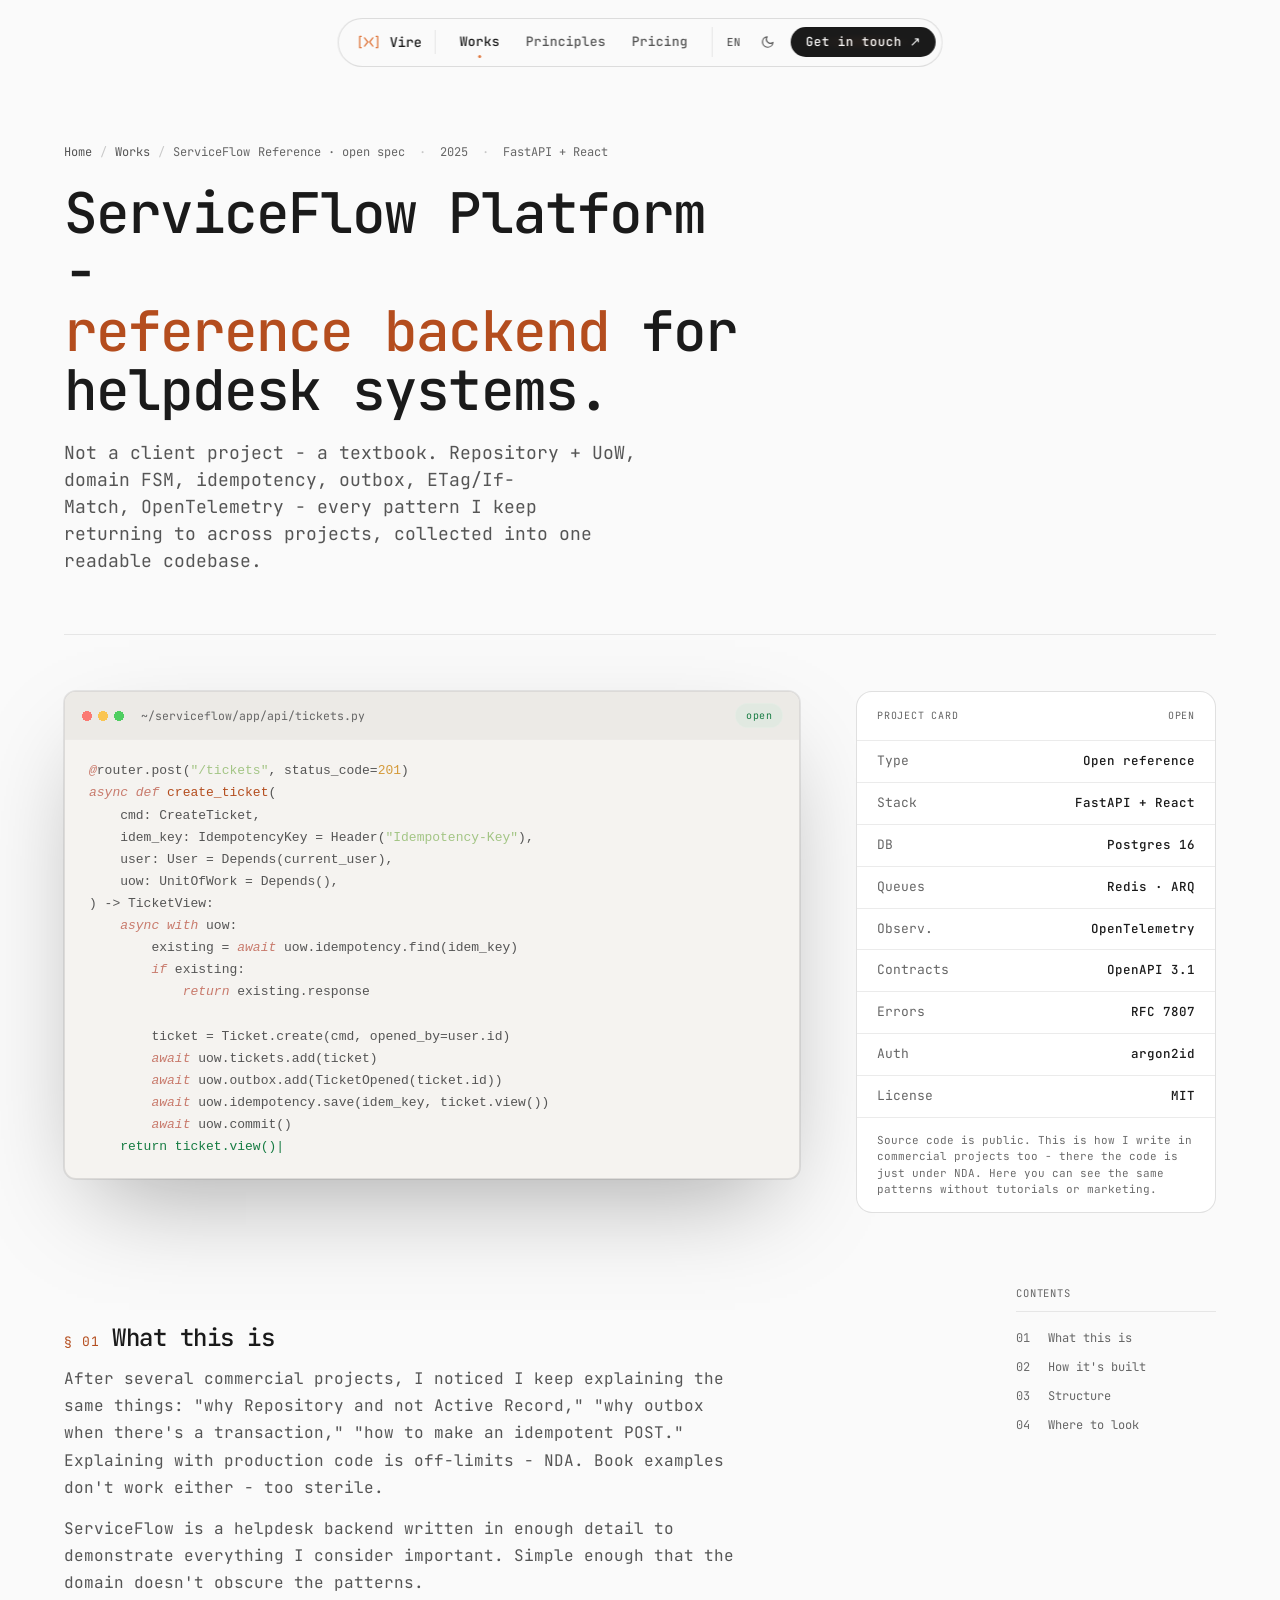
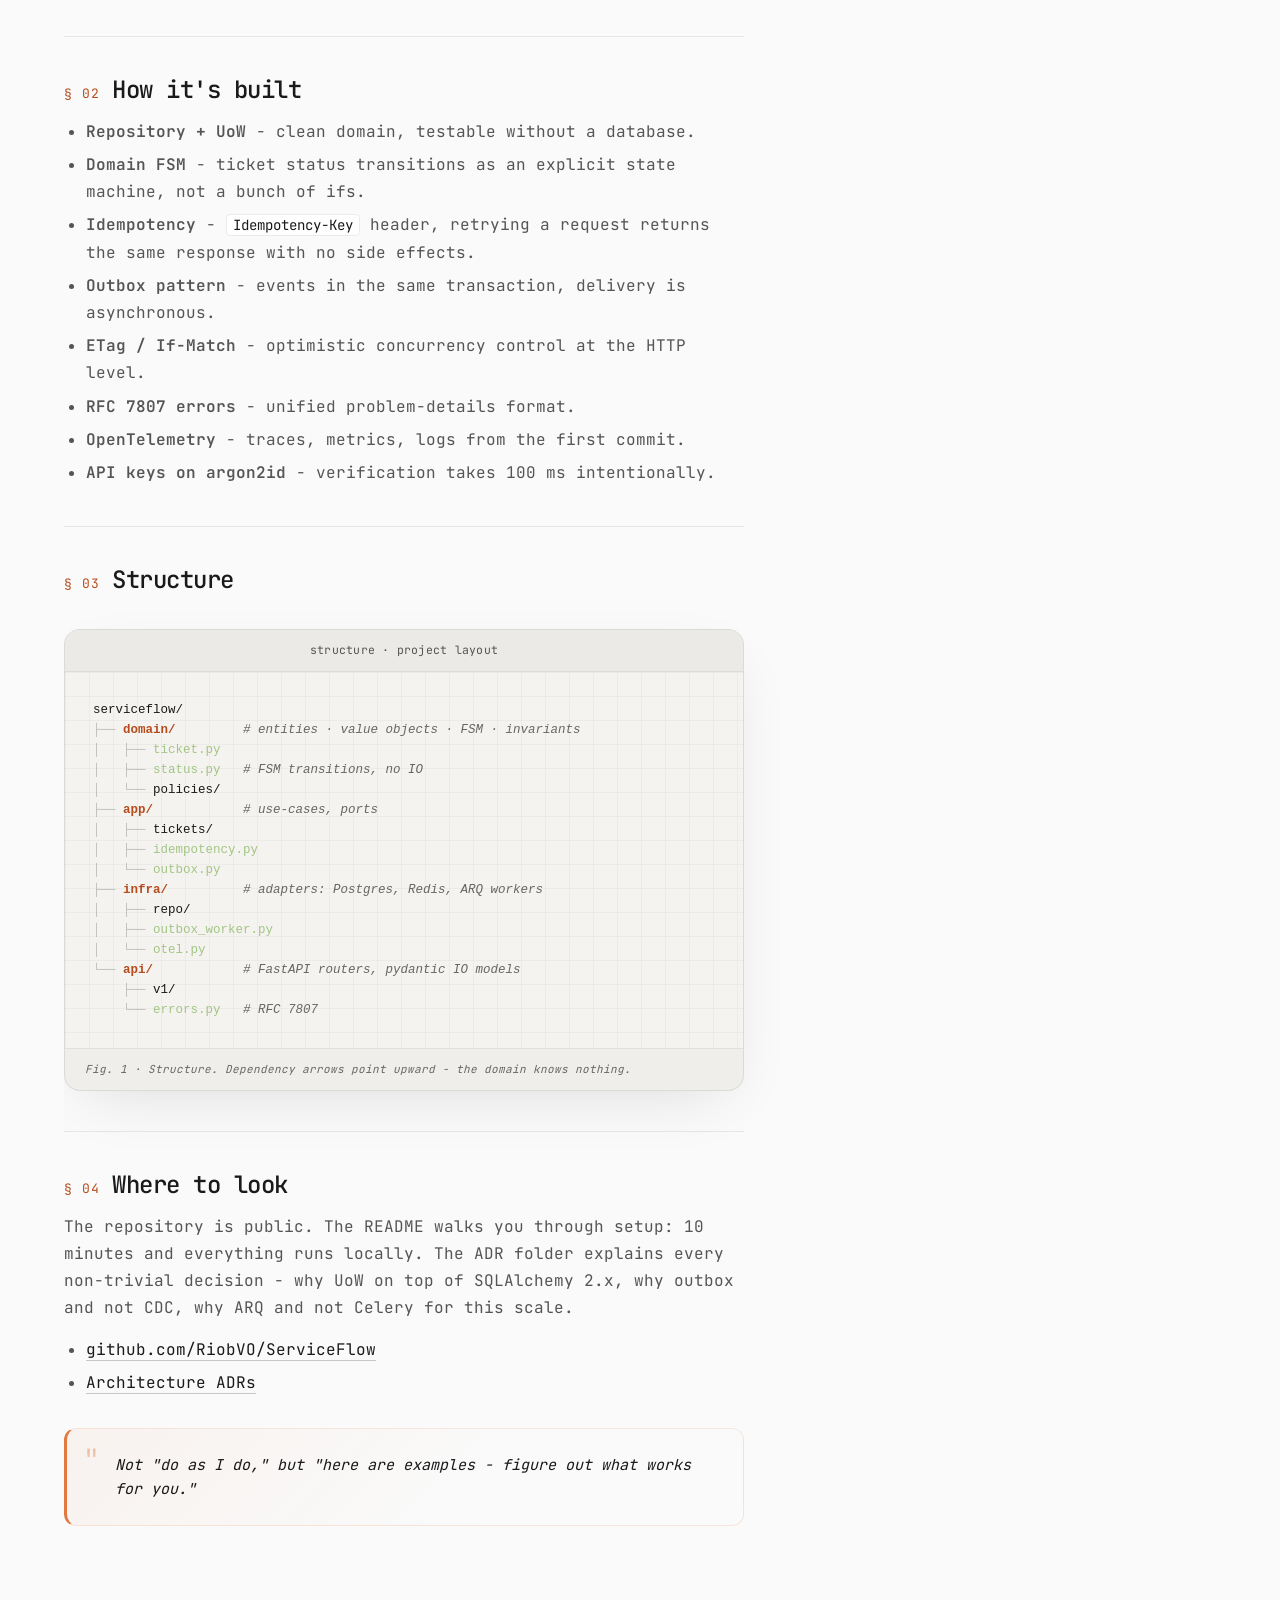
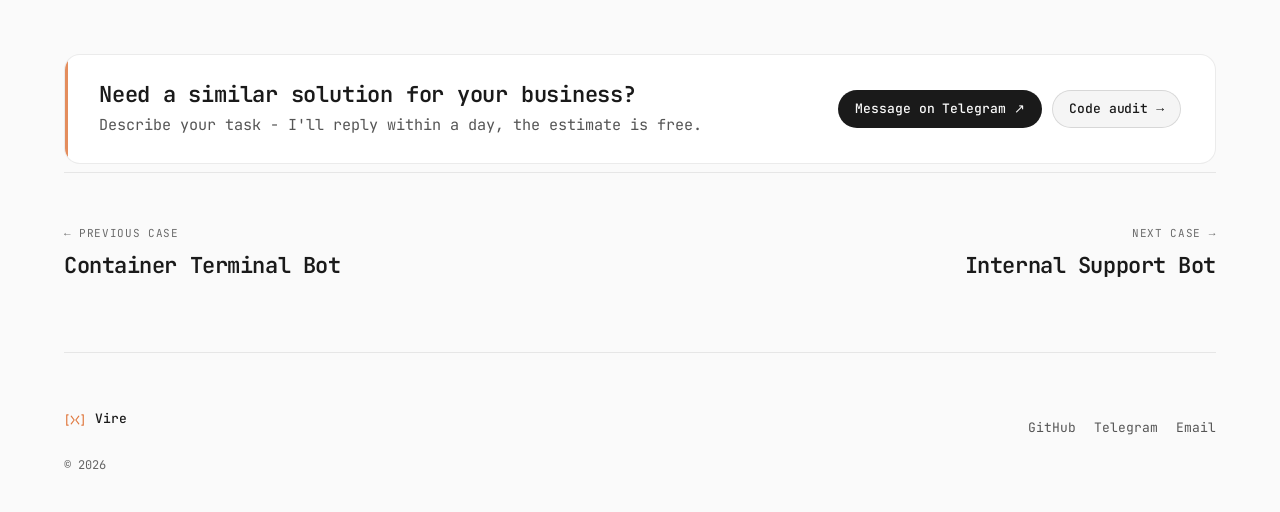
<file: case/serviceflow.html>
<!DOCTYPE html>
<html lang="ru">
<head>
<meta charset="UTF-8">
<meta name="viewport" content="width=device-width, initial-scale=1.0">
<title>ServiceFlow · Vire</title>
<meta name="description" content="Helpdesk reference backend: Repository + UoW, domain FSM, idempotency, outbox, ETag/If-Match, OpenTelemetry.">
<meta property="og:title" content="ServiceFlow Platform - кейс / Vire">
<meta property="og:description" content="Helpdesk reference backend: Repository + UoW, domain FSM, idempotency, outbox, ETag/If-Match, OpenTelemetry.">
<meta property="og:type" content="article">
<meta property="og:url" content="https://vire.dev/case/serviceflow">
<link rel="canonical" href="https://vire.dev/case/serviceflow">
<meta property="og:locale" content="ru_RU">
<meta property="og:locale:alternate" content="en_US">
<meta property="og:image" content="https://vire.dev/og/serviceflow.png">
<meta property="og:image:width" content="1200">
<meta property="og:image:height" content="630">
<meta name="twitter:card" content="summary_large_image">
<meta name="twitter:description" content="Helpdesk reference backend: Repository + UoW, domain FSM, idempotency, outbox, ETag/If-Match, OpenTelemetry.">
<meta name="twitter:image" content="https://vire.dev/og/serviceflow.png">
<link rel="preload" href="../styles/fonts/jbm-400-latin.woff2" as="font" type="font/woff2" crossorigin>
<link rel="preload" href="../styles/fonts/jbm-400-cyrillic.woff2" as="font" type="font/woff2" crossorigin>
<link rel="icon" href="../favicon.svg" type="image/svg+xml">
<link rel="apple-touch-icon" href="../apple-touch-icon.svg">
<link rel="stylesheet" href="../styles/base.css">
<link rel="stylesheet" href="../styles/components.css">
<script type="application/ld+json">
{
  "@context": "https://schema.org",
  "@type": "CreativeWork",
  "name": "ServiceFlow - кейс",
  "url": "https://vire.dev/case/serviceflow",
  "inLanguage": "ru",
  "image": "https://vire.dev/og/serviceflow.png",
  "author": { "@type": "Person", "name": "Элёр", "url": "https://vire.dev/", "sameAs": ["https://github.com/RiobVO", "https://t.me/plssog"] }
}
</script>
</head>
<body data-theme="dark">
<a href="#main" class="skip-link"><span data-lang="ru">К содержимому</span><span data-lang="en">Skip to content</span></a>

<nav class="nav-pill" aria-label="Primary">
  <a href="/" class="brand">
    <span class="logo-mark"><svg aria-hidden="true" focusable="false" width="24" height="24" viewBox="0 0 128 128" fill="none" stroke="currentColor" stroke-width="7" stroke-linecap="round" stroke-linejoin="round"><polyline points="24,34 16,34 16,94 24,94"/><polyline points="42,42 59,64 42,86"/><polyline points="86,42 69,64 86,86"/><polyline points="104,34 112,34 112,94 104,94"/></svg></span>
    <span>Vire</span>
  </a>
  <div class="links">
    <a href="/#work" class="current"><span data-lang="ru">Работы</span><span data-lang="en">Works</span></a>
    <a href="/#principles"><span data-lang="ru">Принципы</span><span data-lang="en">Principles</span></a>
    <a href="/pricing"><span data-lang="ru">Цены</span><span data-lang="en">Pricing</span></a>
  </div>
  <div class="tools">
    <button type="button" class="icon-btn" data-lang-cycle aria-label="RU, switch to English">
      <span data-lang-label>RU</span>
    </button>
    <button type="button" class="icon-btn" data-theme-btn aria-label="Toggle theme"></button>
  </div>
  <a href="https://t.me/plssog" class="btn primary cta">
    <span data-lang="ru">Связаться</span><span data-lang="en">Get in touch</span>
    <span class="arrow">↗</span>
  </a>
</nav>

<div class="shell" id="main" data-screen-label="case-serviceflow">

  <section class="page-head">
    <div class="breadcrumb">
      <a href="/"><span data-lang="ru">Главная</span><span data-lang="en">Home</span></a>
      <span class="sep">/</span>
      <a href="/#work"><span data-lang="ru">Работы</span><span data-lang="en">Works</span></a>
      <span class="sep">/</span>
      <span>ServiceFlow</span>
    </div>
    <div class="case-meta-row">
      <span>Reference · open spec</span>
      <span class="sep">·</span>
      <span>2025</span>
      <span class="sep">·</span>
      <span>FastAPI + React</span>
    </div>
    <h1 class="reveal">
      <span data-lang="ru">ServiceFlow Platform -<br><span class="accent-gradient">reference-бэкенд</span> для helpdesk-систем.</span>
      <span data-lang="en">ServiceFlow Platform -<br><span class="accent-gradient">reference backend</span> for helpdesk systems.</span>
    </h1>
    <p class="lede reveal d1">
      <span data-lang="ru">Не клиентский проект, а учебник. Repository + UoW, доменный FSM, idempotency, outbox, ETag/If-Match, OpenTelemetry - все паттерны, к которым я возвращаюсь из проекта в проект, собранные в один читабельный код.</span>
      <span data-lang="en">Not a client project - a textbook. Repository + UoW, domain FSM, idempotency, outbox, ETag/If-Match, OpenTelemetry - every pattern I keep returning to across projects, collected into one readable codebase.</span>
    </p>
  </section>

  <section style="padding: 56px 0 24px;">
    <div class="case-hero-row">
      <div class="code-card reveal">
        <div class="head">
          <span class="path">~/serviceflow/app/api/tickets.py</span>
          <span class="tag">open</span>
        </div>
<pre class="body"><span class="kw">@</span>router.post(<span class="str">"/tickets"</span>, status_code=<span class="num-c">201</span>)
<span class="kw">async def</span> <span class="fn">create_ticket</span>(
    cmd: CreateTicket,
    idem_key: IdempotencyKey = Header(<span class="str">"Idempotency-Key"</span>),
    user: User = Depends(current_user),
    uow: UnitOfWork = Depends(),
) -> TicketView:
    <span class="kw">async with</span> uow:
        existing = <span class="kw">await</span> uow.idempotency.find(idem_key)
        <span class="kw">if</span> existing:
            <span class="kw">return</span> existing.response

        ticket = Ticket.create(cmd, opened_by=user.id)
        <span class="kw">await</span> uow.tickets.add(ticket)
        <span class="kw">await</span> uow.outbox.add(TicketOpened(ticket.id))
        <span class="kw">await</span> uow.idempotency.save(idem_key, ticket.view())
        <span class="kw">await</span> uow.commit()
    <span class="ok" id="caseTyping">return ticket.view()</span></pre>
      </div>

      <aside class="case-spec reveal d1">
        <div class="head">
          <span><span data-lang="ru">Карточка проекта</span><span data-lang="en">Project card</span></span>
          <span>open</span>
        </div>
        <dl>
          <dt><span data-lang="ru">Тип</span><span data-lang="en">Type</span></dt><dd>Open reference</dd>
          <dt><span data-lang="ru">Стек</span><span data-lang="en">Stack</span></dt><dd>FastAPI + React</dd>
          <dt><span data-lang="ru">БД</span><span data-lang="en">DB</span></dt><dd>Postgres 16</dd>
          <dt><span data-lang="ru">Очереди</span><span data-lang="en">Queues</span></dt><dd>Redis · ARQ</dd>
          <dt>Observ.</dt><dd>OpenTelemetry</dd>
          <dt><span data-lang="ru">Контракты</span><span data-lang="en">Contracts</span></dt><dd>OpenAPI 3.1</dd>
          <dt><span data-lang="ru">Ошибки</span><span data-lang="en">Errors</span></dt><dd>RFC 7807</dd>
          <dt>Auth</dt><dd>argon2id</dd>
          <dt><span data-lang="ru">Лицензия</span><span data-lang="en">License</span></dt><dd>MIT</dd>
        </dl>
        <p class="note">
          <span data-lang="ru">Исходники в открытом доступе. Так я пишу и в коммерческих проектах - только там код под NDA. Здесь те же паттерны видно без тутора и маркетинга.</span>
          <span data-lang="en">Source code is public. This is how I write in commercial projects too - there the code is just under NDA. Here you can see the same patterns without tutorials or marketing.</span>
        </p>
      </aside>
    </div>
  </section>


  <div class="case-layout">

    <article class="case-body">

      <h2 id="why"><span class="num">§ 01</span><span data-lang="ru">О чём проект</span><span data-lang="en">What this is</span></h2>
      <p>
        <span data-lang="ru">За несколько коммерческих проектов я заметил, что объясняю одни и те же вещи: «почему Repository, а не Active Record», «зачем outbox, если есть транзакция», «как сделать идемпотентный POST». Объяснять на продакшен-коде нельзя - NDA. На примерах из книги - тоже плохо, они слишком стерильны.</span>
        <span data-lang="en">After several commercial projects, I noticed I keep explaining the same things: "why Repository and not Active Record," "why outbox when there's a transaction," "how to make an idempotent POST." Explaining with production code is off-limits - NDA. Book examples don't work either - too sterile.</span>
      </p>
      <p>
        <span data-lang="ru">ServiceFlow - это helpdesk-бэкенд, написанный достаточно подробно, чтобы на нём можно было показать всё, что я считаю важным. Достаточно простой, чтобы домен не закрывал паттерны.</span>
        <span data-lang="en">ServiceFlow is a helpdesk backend written in enough detail to demonstrate everything I consider important. Simple enough that the domain doesn't obscure the patterns.</span>
      </p>

      <h2 id="what"><span class="num">§ 02</span><span data-lang="ru">Как устроено</span><span data-lang="en">How it's built</span></h2>
      <ul>
        <li><span data-lang="ru"><strong>Repository + UoW</strong> - чистый домен, тестируемый без БД.</span><span data-lang="en"><strong>Repository + UoW</strong> - clean domain, testable without a database.</span></li>
        <li><span data-lang="ru"><strong>Доменный FSM</strong> - переходы статусов тикета как явная машина, не набор if'ов.</span><span data-lang="en"><strong>Domain FSM</strong> - ticket status transitions as an explicit state machine, not a bunch of ifs.</span></li>
        <li><span data-lang="ru"><strong>Idempotency</strong> - заголовок <code>Idempotency-Key</code>, повтор запроса возвращает тот же ответ без побочных эффектов.</span><span data-lang="en"><strong>Idempotency</strong> - <code>Idempotency-Key</code> header, retrying a request returns the same response with no side effects.</span></li>
        <li><span data-lang="ru"><strong>Outbox pattern</strong> - события в ту же транзакцию, отправка асинхронно.</span><span data-lang="en"><strong>Outbox pattern</strong> - events in the same transaction, delivery is asynchronous.</span></li>
        <li><span data-lang="ru"><strong>ETag / If-Match</strong> - оптимистичный concurrency control на HTTP-уровне.</span><span data-lang="en"><strong>ETag / If-Match</strong> - optimistic concurrency control at the HTTP level.</span></li>
        <li><span data-lang="ru"><strong>RFC 7807 ошибки</strong> - единый формат problem-details.</span><span data-lang="en"><strong>RFC 7807 errors</strong> - unified problem-details format.</span></li>
        <li><span data-lang="ru"><strong>OpenTelemetry</strong> - трейсы, метрики, логи с первого коммита.</span><span data-lang="en"><strong>OpenTelemetry</strong> - traces, metrics, logs from the first commit.</span></li>
        <li><span data-lang="ru"><strong>API keys на argon2id</strong> - проверка занимает 100 мс намеренно.</span><span data-lang="en"><strong>API keys on argon2id</strong> - verification takes 100 ms intentionally.</span></li>
      </ul>

      <h2 id="layout"><span class="num">§ 03</span><span data-lang="ru">Структура</span><span data-lang="en">Structure</span></h2>
      <div class="figure">
        <div class="fig-bar"><span class="fig-title">structure · project layout</span></div>
<pre><span class="fc">serviceflow/</span>
├── <span class="fl">domain/</span>         <span class="fm"># entities · value objects · FSM · invariants</span>
│   ├── <span class="ft">ticket.py</span>
│   ├── <span class="ft">status.py</span>   <span class="fm"># FSM transitions, no IO</span>
│   └── <span class="fc">policies/</span>
├── <span class="fl">app/</span>            <span class="fm"># use-cases, ports</span>
│   ├── <span class="fc">tickets/</span>
│   ├── <span class="ft">idempotency.py</span>
│   └── <span class="ft">outbox.py</span>
├── <span class="fl">infra/</span>          <span class="fm"># adapters: Postgres, Redis, ARQ workers</span>
│   ├── <span class="fc">repo/</span>
│   ├── <span class="ft">outbox_worker.py</span>
│   └── <span class="ft">otel.py</span>
└── <span class="fl">api/</span>            <span class="fm"># FastAPI routers, pydantic IO models</span>
    ├── <span class="fc">v1/</span>
    └── <span class="ft">errors.py</span>   <span class="fm"># RFC 7807</span></pre>
        <div class="caption"><span data-lang="ru">Рис. 1 · Структура. Стрелки зависимостей идут вверх - домен ничего не знает.</span><span data-lang="en">Fig. 1 · Structure. Dependency arrows point upward - the domain knows nothing.</span></div>
      </div>

      <h2 id="links"><span class="num">§ 04</span><span data-lang="ru">Где посмотреть</span><span data-lang="en">Where to look</span></h2>
      <p>
        <span data-lang="ru">Репозиторий открытый. README ведёт за руку: 10 минут - и всё крутится локально. ADR-папка объясняет каждое нетривиальное решение - почему UoW поверх SQLAlchemy 2.x, почему outbox, а не CDC, почему ARQ, а не Celery для этого размера.</span>
        <span data-lang="en">The repository is public. The README walks you through setup: 10 minutes and everything runs locally. The ADR folder explains every non-trivial decision - why UoW on top of SQLAlchemy 2.x, why outbox and not CDC, why ARQ and not Celery for this scale.</span>
      </p>
      <ul>
        <li><a href="https://github.com/RiobVO/ServiceFlow" class="inline-link">github.com/RiobVO/ServiceFlow</a></li>
        <li><a href="https://github.com/RiobVO/ServiceFlow/tree/main/docs/adr" class="inline-link"><span data-lang="ru">Архитектурные ADR</span><span data-lang="en">Architecture ADRs</span></a></li>
      </ul>

      <div class="pullquote">
        <span data-lang="ru">Не «делайте как я», а «вот примеры; разбирайтесь, что подходит вам».</span>
        <span data-lang="en">Not "do as I do," but "here are examples - figure out what works for you."</span>
      </div>

    </article>

    <aside>
      <nav class="case-toc">
        <div class="head"><span data-lang="ru">Содержание</span><span data-lang="en">Contents</span></div>
        <ol>
          <li><a href="#why"><span data-lang="ru">О чём проект</span><span data-lang="en">What this is</span></a></li>
          <li><a href="#what"><span data-lang="ru">Как устроено</span><span data-lang="en">How it's built</span></a></li>
          <li><a href="#layout"><span data-lang="ru">Структура</span><span data-lang="en">Structure</span></a></li>
          <li><a href="#links"><span data-lang="ru">Где посмотреть</span><span data-lang="en">Where to look</span></a></li>
        </ol>
      </nav>
    </aside>

  </div>

  <section class="case-cta reveal">
    <h2><span data-lang="ru">Нужно похожее решение для вашего бизнеса?</span><span data-lang="en">Need a similar solution for your business?</span></h2>
    <p><span data-lang="ru">Опишите задачу - отвечу в течение дня, оценку дам бесплатно.</span><span data-lang="en">Describe your task - I'll reply within a day, the estimate is free.</span></p>
    <div class="ctas">
      <a href="https://t.me/plssog" class="btn primary"><span data-lang="ru">Написать в Telegram</span><span data-lang="en">Message on Telegram</span><span class="arrow">↗</span></a>
      <a href="/pricing#03" class="btn secondary"><span data-lang="ru">Аудит кода</span><span data-lang="en">Code audit</span><span class="arrow">→</span></a>
    </div>
  </section>

  <nav class="case-nav">
    <a href="/case/container-bot" class="prev">
      <div class="label"><span data-lang="ru">← Предыдущий кейс</span><span data-lang="en">← Previous case</span></div>
      <div class="title-line">Container Terminal Bot</div>
    </a>
    <a href="/case/support-bot" class="next">
      <div class="label"><span data-lang="ru">Следующий кейс →</span><span data-lang="en">Next case →</span></div>
      <div class="title-line">Internal Support Bot</div>
    </a>
  </nav>

  <footer class="site-footer">
    <div class="row">
      <a href="/" class="brand">
        <span class="logo-mark"><svg aria-hidden="true" focusable="false" width="24" height="24" viewBox="0 0 128 128" fill="none" stroke="currentColor" stroke-width="7" stroke-linecap="round" stroke-linejoin="round"><polyline points="24,34 16,34 16,94 24,94"/><polyline points="42,42 59,64 42,86"/><polyline points="86,42 69,64 86,86"/><polyline points="104,34 112,34 112,94 104,94"/></svg></span>
        <span>Vire</span>
      </a>
      <div class="links">
        <a href="https://github.com/RiobVO">GitHub</a>
        <a href="https://t.me/plssog">Telegram</a>
        <a href="mailto:eleru340&#64;gmail&#46;com">Email</a>
              </div>
    </div>
    <div class="colophon">© 2026</div>
  </footer>

</div>

<script src="../scripts/chrome.js"></script>
<script>
document.querySelectorAll('.case-nav a').forEach(function(a) {
  a.addEventListener('mousemove', function(e) {
    var r = a.getBoundingClientRect();
    a.style.setProperty('--mx', ((e.clientX - r.left) / r.width * 100) + '%');
    a.style.setProperty('--my', ((e.clientY - r.top) / r.height * 100) + '%');
  });
});
</script>
</body>
</html>
</file>
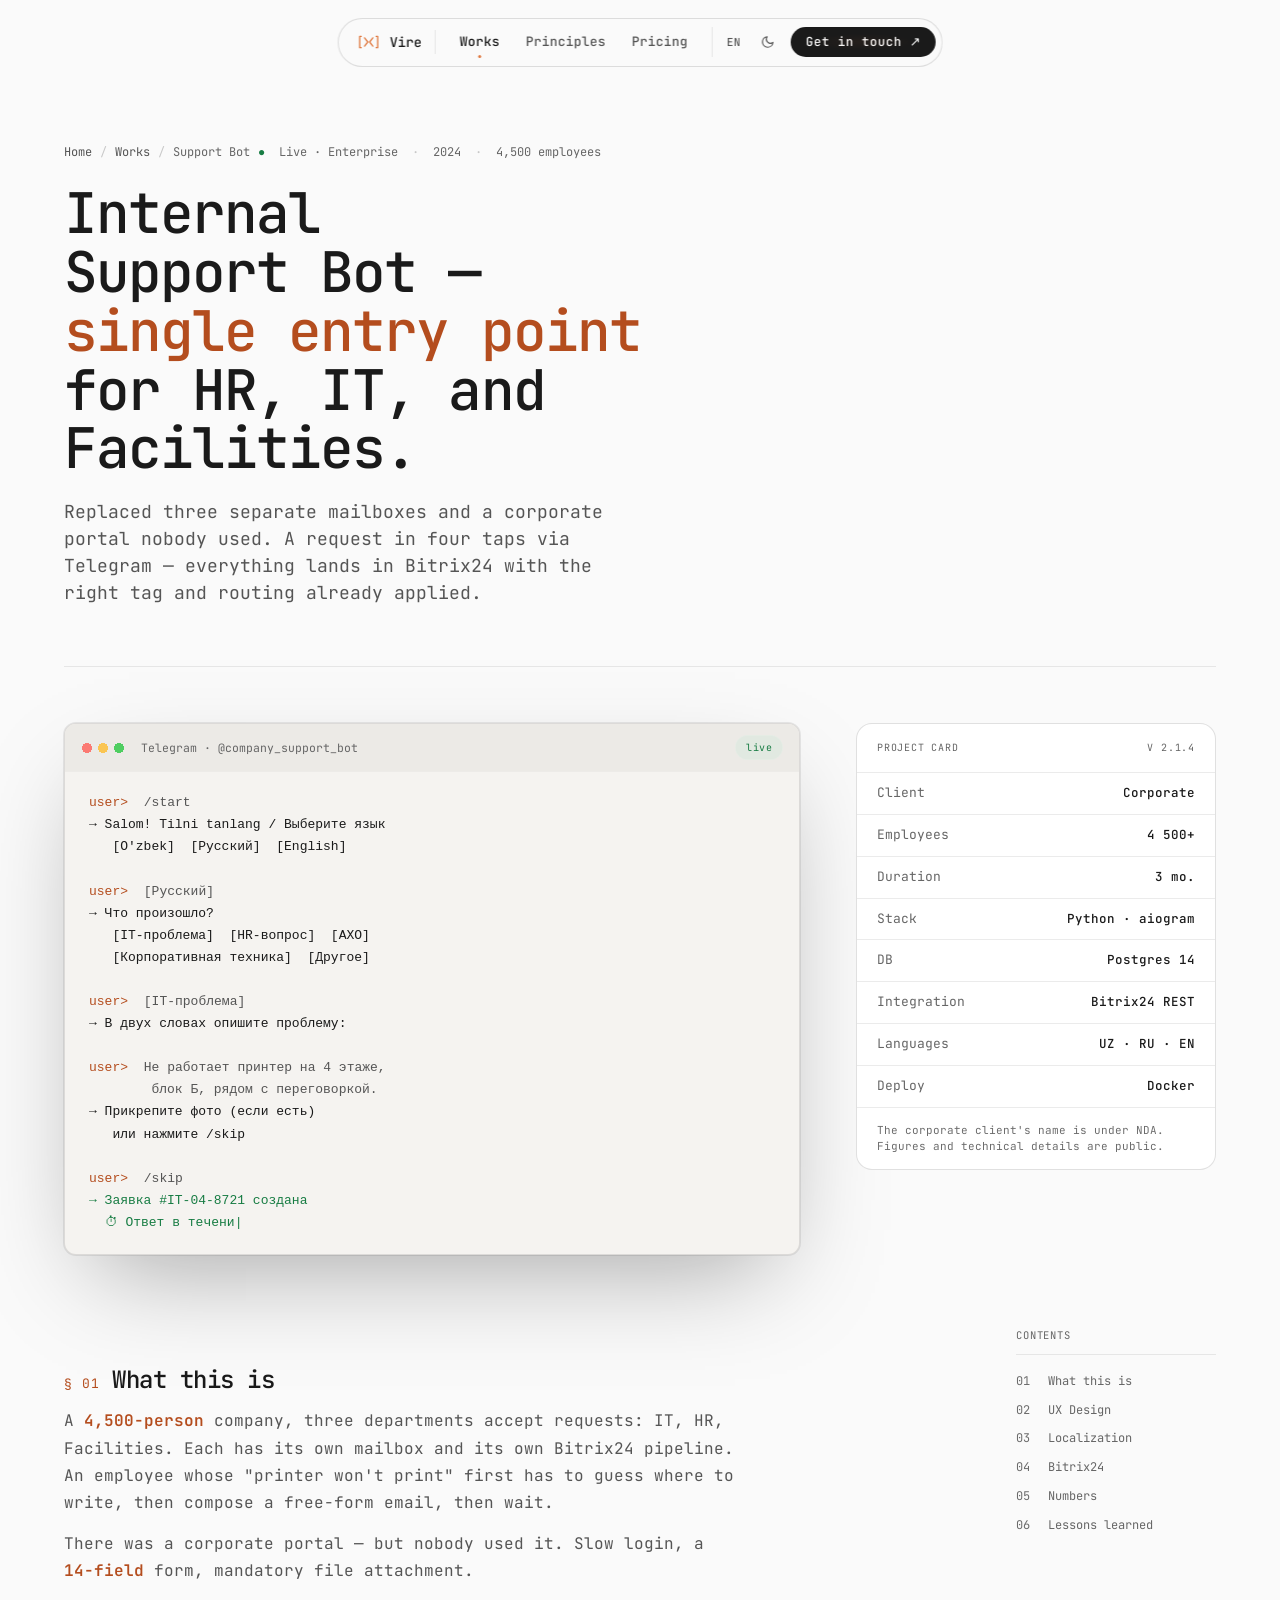
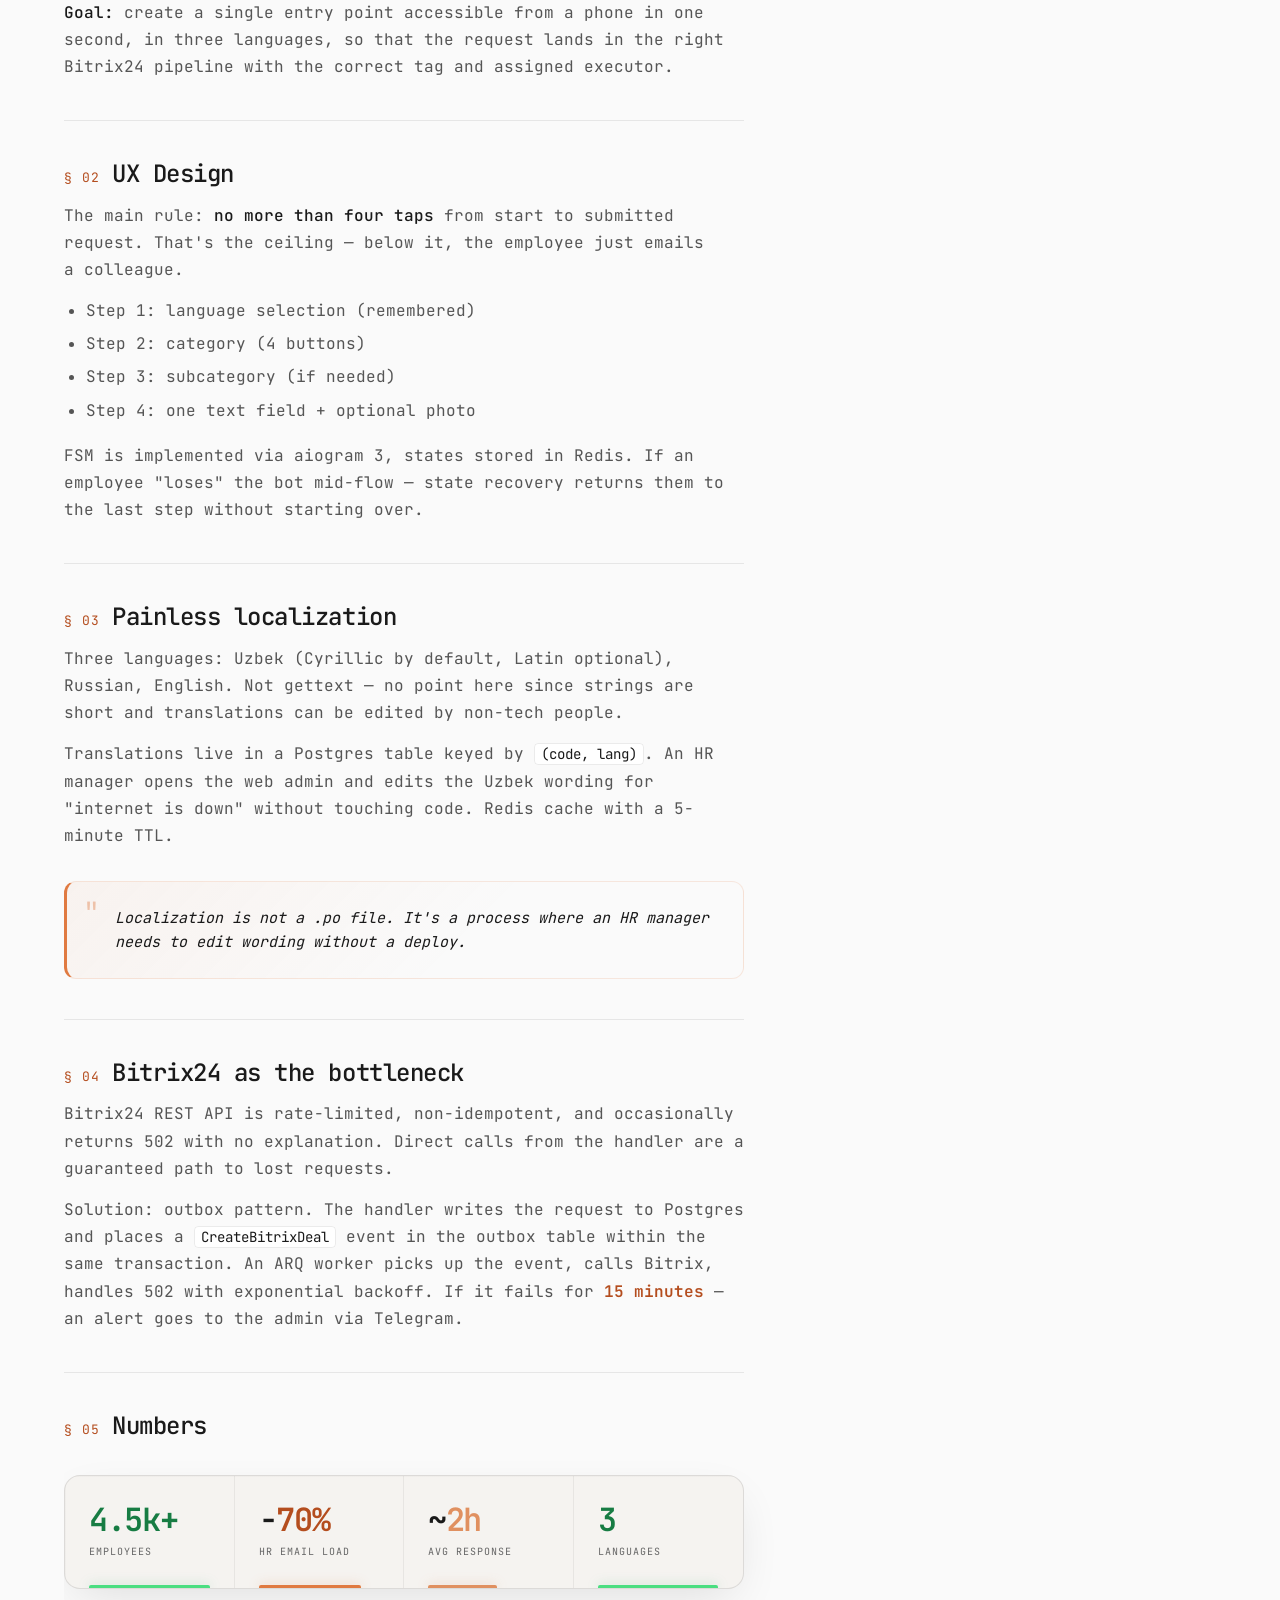
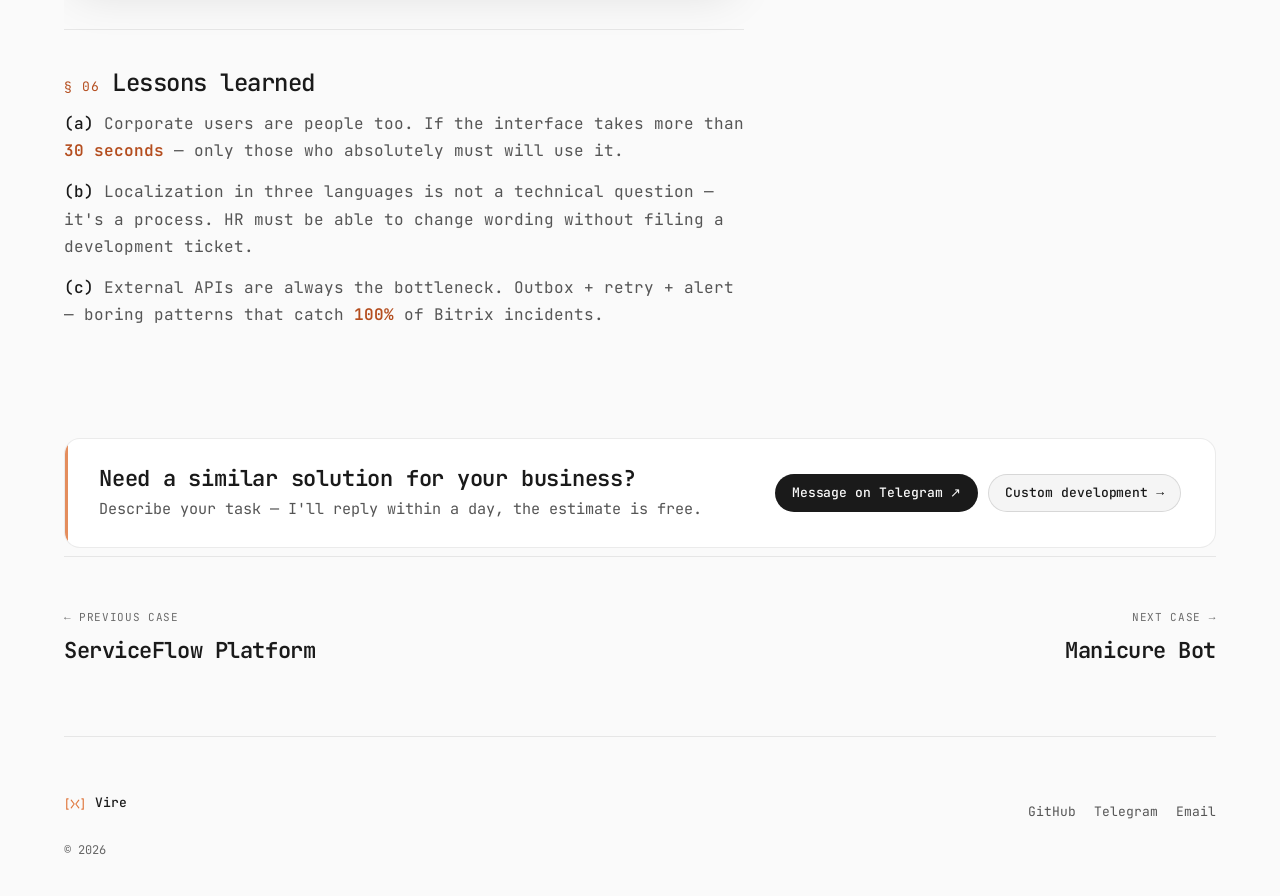
<file: case/support-bot.html>
<!DOCTYPE html>
<html lang="ru">
<head>
<meta charset="UTF-8">
<meta name="viewport" content="width=device-width, initial-scale=1.0">
<title>Support Bot · Vire</title>
<meta name="description" content="Точка приёма заявок от 4500 сотрудников: Bitrix24, RU/UZ/EN, FSM-формы.">
<meta property="og:title" content="Internal Support Bot — кейс / Vire">
<meta property="og:description" content="Точка приёма заявок от 4500 сотрудников: Bitrix24, RU/UZ/EN, FSM-формы.">
<meta property="og:type" content="article">
<meta property="og:url" content="https://vire.dev/case/support-bot">
<link rel="canonical" href="https://vire.dev/case/support-bot">
<meta property="og:locale" content="ru_RU">
<meta property="og:locale:alternate" content="en_US">
<meta property="og:image" content="https://vire.dev/og/support-bot.png">
<meta property="og:image:width" content="1200">
<meta property="og:image:height" content="630">
<meta name="twitter:card" content="summary_large_image">
<meta name="twitter:description" content="Точка приёма заявок от 4500 сотрудников: Bitrix24, RU/UZ/EN, FSM-формы.">
<meta name="twitter:image" content="https://vire.dev/og/support-bot.png">
<link rel="preload" href="../styles/fonts/jbm-400-latin.woff2" as="font" type="font/woff2" crossorigin>
<link rel="preload" href="../styles/fonts/jbm-400-cyrillic.woff2" as="font" type="font/woff2" crossorigin>
<link rel="icon" href="../favicon.svg" type="image/svg+xml">
<link rel="apple-touch-icon" href="../apple-touch-icon.svg">
<link rel="stylesheet" href="../styles/base.css">
<link rel="stylesheet" href="../styles/components.css">
<script type="application/ld+json">
{
  "@context": "https://schema.org",
  "@type": "CreativeWork",
  "name": "Support Bot — кейс",
  "url": "https://vire.dev/case/support-bot",
  "inLanguage": "ru",
  "image": "https://vire.dev/og/support-bot.png",
  "author": { "@type": "Person", "name": "Элёр", "url": "https://vire.dev/", "sameAs": ["https://github.com/RiobVO", "https://t.me/plssog"] }
}
</script>
</head>
<body data-theme="dark">
<a href="#main" class="skip-link"><span data-lang="ru">К содержимому</span><span data-lang="en">Skip to content</span></a>

<nav class="nav-pill" aria-label="Primary">
  <a href="/" class="brand">
    <span class="logo-mark"><svg aria-hidden="true" focusable="false" width="24" height="24" viewBox="0 0 128 128" fill="none" stroke="currentColor" stroke-width="7" stroke-linecap="round" stroke-linejoin="round"><polyline points="24,34 16,34 16,94 24,94"/><polyline points="42,42 59,64 42,86"/><polyline points="86,42 69,64 86,86"/><polyline points="104,34 112,34 112,94 104,94"/></svg></span>
    <span>Vire</span>
  </a>
  <div class="links">
    <a href="/#work" class="current"><span data-lang="ru">Работы</span><span data-lang="en">Works</span></a>
    <a href="/#principles"><span data-lang="ru">Принципы</span><span data-lang="en">Principles</span></a>
    <a href="/pricing"><span data-lang="ru">Цены</span><span data-lang="en">Pricing</span></a>
  </div>
  <div class="tools">
    <button type="button" class="icon-btn" data-lang-cycle aria-label="RU, switch to English">
      <span data-lang-label>RU</span>
    </button>
    <button type="button" class="icon-btn" data-theme-btn aria-label="Toggle theme"></button>
  </div>
  <a href="https://t.me/plssog" class="btn primary cta">
    <span data-lang="ru">Связаться</span><span data-lang="en">Get in touch</span>
    <span class="arrow">↗</span>
  </a>
</nav>

<div class="shell" id="main" data-screen-label="case-support-bot">

  <section class="page-head">
    <div class="breadcrumb">
      <a href="/"><span data-lang="ru">Главная</span><span data-lang="en">Home</span></a>
      <span class="sep">/</span>
      <a href="/#work"><span data-lang="ru">Работы</span><span data-lang="en">Works</span></a>
      <span class="sep">/</span>
      <span>Support Bot</span>
    </div>
    <div class="case-meta-row">
      <span class="dot">●</span>
      <span>Live · Enterprise</span>
      <span class="sep">·</span>
      <span>2024</span>
      <span class="sep">·</span>
      <span><span data-lang="ru">4 500 сотрудников</span><span data-lang="en">4,500 employees</span></span>
    </div>
    <h1 class="reveal">
      <span data-lang="ru">Internal Support Bot —<br><span class="accent-gradient">единое окно</span> для HR, IT и АХО.</span>
      <span data-lang="en">Internal Support Bot —<br><span class="accent-gradient">single entry point</span> for HR, IT, and Facilities.</span>
    </h1>
    <p class="lede reveal d1">
      <span data-lang="ru">Заменил три разных почтовых ящика и корпоративный портал, которым никто не пользовался. Заявка за четыре нажатия в Telegram, всё падает в Bitrix24 уже с правильным тэгом и маршрутизацией.</span>
      <span data-lang="en">Replaced three separate mailboxes and a corporate portal nobody used. A request in four taps via Telegram — everything lands in Bitrix24 with the right tag and routing already applied.</span>
    </p>
  </section>

  <section style="padding: 56px 0 24px;">
    <div class="case-hero-row">
      <div class="code-card reveal">
        <div class="head">
          <span class="path">Telegram · @company_support_bot</span>
          <span class="tag">live</span>
        </div>
<pre class="body"><span class="prompt">user&gt;</span> /start
<span class="out">→ Salom! Tilni tanlang / Выберите язык
   [O'zbek]  [Русский]  [English]</span>

<span class="prompt">user&gt;</span> [Русский]
<span class="out">→ Что произошло?
   [IT-проблема]  [HR-вопрос]  [АХО]
   [Корпоративная техника]  [Другое]</span>

<span class="prompt">user&gt;</span> [IT-проблема]
<span class="out">→ В двух словах опишите проблему:</span>

<span class="prompt">user&gt;</span> Не работает принтер на 4 этаже,
        блок Б, рядом с переговоркой.
<span class="out">→ Прикрепите фото (если есть)
   или нажмите /skip</span>

<span class="prompt">user&gt;</span> /skip
<span class="ok" id="caseTyping">→ Заявка #IT-04-8721 создана
  ⏱ Ответ в течение 2 часов
  📎 Bitrix24 → Назначено: Алексей К.</span></pre>
      </div>

      <aside class="case-spec reveal d1">
        <div class="head">
          <span><span data-lang="ru">Карточка проекта</span><span data-lang="en">Project card</span></span>
          <span>v 2.1.4</span>
        </div>
        <dl>
          <dt><span data-lang="ru">Клиент</span><span data-lang="en">Client</span></dt><dd><span data-lang="ru">Корп. сектор</span><span data-lang="en">Corporate</span></dd>
          <dt><span data-lang="ru">Сотрудников</span><span data-lang="en">Employees</span></dt><dd>4 500+</dd>
          <dt><span data-lang="ru">Срок</span><span data-lang="en">Duration</span></dt><dd><span data-lang="ru">3 мес.</span><span data-lang="en">3 mo.</span></dd>
          <dt><span data-lang="ru">Стек</span><span data-lang="en">Stack</span></dt><dd>Python · aiogram</dd>
          <dt><span data-lang="ru">БД</span><span data-lang="en">DB</span></dt><dd>Postgres 14</dd>
          <dt>Integration</dt><dd>Bitrix24 REST</dd>
          <dt><span data-lang="ru">Языки</span><span data-lang="en">Languages</span></dt><dd>UZ · RU · EN</dd>
          <dt>Deploy</dt><dd>Docker</dd>
        </dl>
        <p class="note">
          <span data-lang="ru">Корп-имя клиента под NDA. Цифры и технические детали — публичные.</span>
          <span data-lang="en">The corporate client's name is under NDA. Figures and technical details are public.</span>
        </p>
      </aside>
    </div>
  </section>


  <div class="case-layout">

    <article class="case-body">

      <h2 id="brief"><span class="num">§ 01</span><span data-lang="ru">О чём проект</span><span data-lang="en">What this is</span></h2>
      <p>
        <span data-lang="ru">Компания на <strong class="num">4 500 человек</strong>, три отдела принимают заявки: IT, HR, АХО. У каждого — свой почтовый ящик и свой Bitrix24-pipeline. Сотрудник, у которого «не печатает принтер», должен сначала угадать, куда писать; потом написать письмо в свободной форме; потом ждать.</span>
        <span data-lang="en">A <strong class="num">4,500-person</strong> company, three departments accept requests: IT, HR, Facilities. Each has its own mailbox and its own Bitrix24 pipeline. An employee whose "printer won't print" first has to guess where to write, then compose a free-form email, then wait.</span>
      </p>
      <p>
        <span data-lang="ru">Корпоративный портал был — но им не пользовались. Долгая авторизация, форма из <strong class="num">14 полей</strong>, обязательное закрепление файла.</span>
        <span data-lang="en">There was a corporate portal — but nobody used it. Slow login, a <strong class="num">14-field</strong> form, mandatory file attachment.</span>
      </p>
      <p>
        <span data-lang="ru"><strong>Задача:</strong> сделать одну точку входа, доступную с телефона за секунду, на трёх языках, чтобы заявка попадала в правильный Bitrix24-pipeline уже с правильным тэгом и назначенным исполнителем.</span>
        <span data-lang="en"><strong>Goal:</strong> create a single entry point accessible from a phone in one second, in three languages, so that the request lands in the right Bitrix24 pipeline with the correct tag and assigned executor.</span>
      </p>

      <h2 id="design"><span class="num">§ 02</span><span data-lang="ru">Дизайн UX</span><span data-lang="en">UX Design</span></h2>
      <p>
        <span data-lang="ru">Главное правило: <strong>не больше четырёх нажатий</strong> от старта до поданной заявки. Это потолок, ниже которого сотрудник просто пишет письмо коллеге.</span>
        <span data-lang="en">The main rule: <strong>no more than four taps</strong> from start to submitted request. That's the ceiling — below it, the employee just emails a colleague.</span>
      </p>
      <ul>
        <li><span data-lang="ru">Шаг 1: выбор языка (запоминается)</span><span data-lang="en">Step 1: language selection (remembered)</span></li>
        <li><span data-lang="ru">Шаг 2: категория (4 кнопки)</span><span data-lang="en">Step 2: category (4 buttons)</span></li>
        <li><span data-lang="ru">Шаг 3: подкатегория (если нужна)</span><span data-lang="en">Step 3: subcategory (if needed)</span></li>
        <li><span data-lang="ru">Шаг 4: одно текстовое поле + опциональное фото</span><span data-lang="en">Step 4: one text field + optional photo</span></li>
      </ul>
      <p>
        <span data-lang="ru">FSM реализуется через aiogram 3, состояния хранятся в Redis. Если сотрудник «потерял» бот на середине — state-recovery возвращает его на последний шаг, не начиная сначала.</span>
        <span data-lang="en">FSM is implemented via aiogram 3, states stored in Redis. If an employee "loses" the bot mid-flow — state recovery returns them to the last step without starting over.</span>
      </p>

      <h2 id="i18n"><span class="num">§ 03</span><span data-lang="ru">Локализация без боли</span><span data-lang="en">Painless localization</span></h2>
      <p>
        <span data-lang="ru">Три языка: узбекский (кириллица по умолчанию, латиница опционально), русский, английский. Не gettext: тут нет смысла, потому что строки короткие, переводы могут править non-tech люди.</span>
        <span data-lang="en">Three languages: Uzbek (Cyrillic by default, Latin optional), Russian, English. Not gettext — no point here since strings are short and translations can be edited by non-tech people.</span>
      </p>
      <p>
        <span data-lang="ru">Переводы лежат в Postgres-таблице с ключом <code>(code, lang)</code>. HR-менеджер заходит в web-админку и правит формулировку «не работает интернет» на узбекском, не трогая код. Кэш в Redis на 5 минут.</span>
        <span data-lang="en">Translations live in a Postgres table keyed by <code>(code, lang)</code>. An HR manager opens the web admin and edits the Uzbek wording for "internet is down" without touching code. Redis cache with a 5-minute TTL.</span>
      </p>

      <div class="pullquote">
        <span data-lang="ru">Локализация — это не файл .po. Это процесс, в котором HR-менеджер должен править формулировки без деплоя.</span>
        <span data-lang="en">Localization is not a .po file. It's a process where an HR manager needs to edit wording without a deploy.</span>
      </div>

      <h2 id="bitrix"><span class="num">§ 04</span><span data-lang="ru">Bitrix24 как тонкое место</span><span data-lang="en">Bitrix24 as the bottleneck</span></h2>
      <p>
        <span data-lang="ru">Bitrix24 REST API — rate-limited, не идемпотентный, иногда отвечает 502 без объяснения причины. Прямые вызовы из handler'а — гарантированный путь к потерянным заявкам.</span>
        <span data-lang="en">Bitrix24 REST API is rate-limited, non-idempotent, and occasionally returns 502 with no explanation. Direct calls from the handler are a guaranteed path to lost requests.</span>
      </p>
      <p>
        <span data-lang="ru">Решение: outbox pattern. Handler пишет заявку в Postgres и кладёт событие <code>CreateBitrixDeal</code> в outbox-таблицу в той же транзакции. ARQ-worker подхватывает событие, идёт в Bitrix, обрабатывает 502 с экспоненциальным backoff. Если за <strong class="num">15 минут</strong> не удалось — алерт админу в Telegram.</span>
        <span data-lang="en">Solution: outbox pattern. The handler writes the request to Postgres and places a <code>CreateBitrixDeal</code> event in the outbox table within the same transaction. An ARQ worker picks up the event, calls Bitrix, handles 502 with exponential backoff. If it fails for <strong class="num">15 minutes</strong> — an alert goes to the admin via Telegram.</span>
      </p>

      <h2 id="numbers"><span class="num">§ 05</span><span data-lang="ru">Цифры</span><span data-lang="en">Numbers</span></h2>

      <div class="metric-row">
        <div class="metric">
          <span class="v"><em>4.5k+</em></span>
          <span class="l">EMPLOYEES</span>
        </div>
        <div class="metric">
          <span class="v">−<em>70%</em></span>
          <span class="l">HR EMAIL LOAD</span>
        </div>
        <div class="metric">
          <span class="v">~<em>2h</em></span>
          <span class="l">AVG RESPONSE</span>
        </div>
        <div class="metric">
          <span class="v"><em>3</em></span>
          <span class="l">LANGUAGES</span>
        </div>
      </div>

      <h2 id="lessons"><span class="num">§ 06</span><span data-lang="ru">Что я вынес</span><span data-lang="en">Lessons learned</span></h2>
      <p>
        <span data-lang="ru"><strong>(а)</strong> Корпоративные пользователи — такие же люди, как остальные. Если интерфейс требует более <strong class="num">30 секунд</strong> — им воспользуется только тот, кому абсолютно необходимо.</span>
        <span data-lang="en"><strong>(a)</strong> Corporate users are people too. If the interface takes more than <strong class="num">30 seconds</strong> — only those who absolutely must will use it.</span>
      </p>
      <p>
        <span data-lang="ru"><strong>(б)</strong> Локализация на трёх языках — это не технический вопрос, это процесс. HR должен иметь возможность поменять формулировку без тикета на разработку.</span>
        <span data-lang="en"><strong>(b)</strong> Localization in three languages is not a technical question — it's a process. HR must be able to change wording without filing a development ticket.</span>
      </p>
      <p>
        <span data-lang="ru"><strong>(в)</strong> Внешние API — всегда тонкое место. Outbox + retry + алерт — скучные паттерны, которые ловят <strong class="num">100%</strong> инцидентов с Bitrix.</span>
        <span data-lang="en"><strong>(c)</strong> External APIs are always the bottleneck. Outbox + retry + alert — boring patterns that catch <strong class="num">100%</strong> of Bitrix incidents.</span>
      </p>

    </article>

    <aside>
      <nav class="case-toc">
        <div class="head"><span data-lang="ru">Содержание</span><span data-lang="en">Contents</span></div>
        <ol>
          <li><a href="#brief"><span data-lang="ru">О чём проект</span><span data-lang="en">What this is</span></a></li>
          <li><a href="#design"><span data-lang="ru">Дизайн UX</span><span data-lang="en">UX Design</span></a></li>
          <li><a href="#i18n"><span data-lang="ru">Локализация</span><span data-lang="en">Localization</span></a></li>
          <li><a href="#bitrix"><span data-lang="ru">Bitrix24</span><span data-lang="en">Bitrix24</span></a></li>
          <li><a href="#numbers"><span data-lang="ru">Цифры</span><span data-lang="en">Numbers</span></a></li>
          <li><a href="#lessons"><span data-lang="ru">Что я вынес</span><span data-lang="en">Lessons learned</span></a></li>
        </ol>
      </nav>
    </aside>

  </div>

  <section class="case-cta reveal">
    <h2><span data-lang="ru">Нужно похожее решение для вашего бизнеса?</span><span data-lang="en">Need a similar solution for your business?</span></h2>
    <p><span data-lang="ru">Опишите задачу — отвечу в течение дня, оценку дам бесплатно.</span><span data-lang="en">Describe your task — I'll reply within a day, the estimate is free.</span></p>
    <div class="ctas">
      <a href="https://t.me/plssog" class="btn primary"><span data-lang="ru">Написать в Telegram</span><span data-lang="en">Message on Telegram</span><span class="arrow">↗</span></a>
      <a href="/pricing#02" class="btn secondary"><span data-lang="ru">Разработка под ключ</span><span data-lang="en">Custom development</span><span class="arrow">→</span></a>
    </div>
  </section>

  <nav class="case-nav">
    <a href="/case/serviceflow" class="prev">
      <div class="label"><span data-lang="ru">← Предыдущий кейс</span><span data-lang="en">← Previous case</span></div>
      <div class="title-line">ServiceFlow Platform</div>
    </a>
    <a href="/case/manicure-bot" class="next">
      <div class="label"><span data-lang="ru">Следующий кейс →</span><span data-lang="en">Next case →</span></div>
      <div class="title-line">Manicure Bot</div>
    </a>
  </nav>

  <footer class="site-footer">
    <div class="row">
      <a href="/" class="brand">
        <span class="logo-mark"><svg aria-hidden="true" focusable="false" width="24" height="24" viewBox="0 0 128 128" fill="none" stroke="currentColor" stroke-width="7" stroke-linecap="round" stroke-linejoin="round"><polyline points="24,34 16,34 16,94 24,94"/><polyline points="42,42 59,64 42,86"/><polyline points="86,42 69,64 86,86"/><polyline points="104,34 112,34 112,94 104,94"/></svg></span>
        <span>Vire</span>
      </a>
      <div class="links">
        <a href="https://github.com/RiobVO">GitHub</a>
        <a href="https://t.me/plssog">Telegram</a>
        <a href="mailto:eleru340&#64;gmail&#46;com">Email</a>
              </div>
    </div>
    <div class="colophon">© 2026</div>
  </footer>

</div>

<script src="../scripts/chrome.js"></script>
<script>
// Cursor glow on case nav
document.querySelectorAll('.case-nav a').forEach(function(a) {
  a.addEventListener('mousemove', function(e) {
    var r = a.getBoundingClientRect();
    a.style.setProperty('--mx', ((e.clientX - r.left) / r.width * 100) + '%');
    a.style.setProperty('--my', ((e.clientY - r.top) / r.height * 100) + '%');
  });
});

// Metrics scroll reveal with stagger
var metrics = document.querySelectorAll('.metric-row .metric');
if (metrics.length) {
  new IntersectionObserver(function(entries) {
    entries.forEach(function(e) {
      if (e.isIntersecting) {
        metrics.forEach(function(m) { m.classList.add('in-view'); });
      }
    });
  }, { threshold: 0.3 }).observe(document.querySelector('.metric-row'));
}
</script>
</body>
</html>
</file>
<file: styles/base.css>
/* Self-hosted JetBrains Mono — no third-party font CDN (#19/#72) */
@font-face {
  font-family: 'JetBrains Mono';
  font-style: normal;
  font-weight: 400;
  font-display: swap;
  src: url('fonts/jbm-400-cyrillic-ext.woff2') format('woff2');
  unicode-range: U+0460-052F, U+1C80-1C8A, U+20B4, U+2DE0-2DFF, U+A640-A69F, U+FE2E-FE2F;
}
@font-face {
  font-family: 'JetBrains Mono';
  font-style: normal;
  font-weight: 400;
  font-display: swap;
  src: url('fonts/jbm-400-cyrillic.woff2') format('woff2');
  unicode-range: U+0301, U+0400-045F, U+0490-0491, U+04B0-04B1, U+2116;
}
@font-face {
  font-family: 'JetBrains Mono';
  font-style: normal;
  font-weight: 400;
  font-display: swap;
  src: url('fonts/jbm-400-greek.woff2') format('woff2');
  unicode-range: U+0370-0377, U+037A-037F, U+0384-038A, U+038C, U+038E-03A1, U+03A3-03FF;
}
@font-face {
  font-family: 'JetBrains Mono';
  font-style: normal;
  font-weight: 400;
  font-display: swap;
  src: url('fonts/jbm-400-vietnamese.woff2') format('woff2');
  unicode-range: U+0102-0103, U+0110-0111, U+0128-0129, U+0168-0169, U+01A0-01A1, U+01AF-01B0, U+0300-0301, U+0303-0304, U+0308-0309, U+0323, U+0329, U+1EA0-1EF9, U+20AB;
}
@font-face {
  font-family: 'JetBrains Mono';
  font-style: normal;
  font-weight: 400;
  font-display: swap;
  src: url('fonts/jbm-400-latin-ext.woff2') format('woff2');
  unicode-range: U+0100-02BA, U+02BD-02C5, U+02C7-02CC, U+02CE-02D7, U+02DD-02FF, U+0304, U+0308, U+0329, U+1D00-1DBF, U+1E00-1E9F, U+1EF2-1EFF, U+2020, U+20A0-20AB, U+20AD-20C0, U+2113, U+2C60-2C7F, U+A720-A7FF;
}
@font-face {
  font-family: 'JetBrains Mono';
  font-style: normal;
  font-weight: 400;
  font-display: swap;
  src: url('fonts/jbm-400-latin.woff2') format('woff2');
  unicode-range: U+0000-00FF, U+0131, U+0152-0153, U+02BB-02BC, U+02C6, U+02DA, U+02DC, U+0304, U+0308, U+0329, U+2000-206F, U+20AC, U+2122, U+2191, U+2193, U+2212, U+2215, U+FEFF, U+FFFD;
}
@font-face {
  font-family: 'JetBrains Mono';
  font-style: normal;
  font-weight: 500;
  font-display: swap;
  src: url('fonts/jbm-500-cyrillic-ext.woff2') format('woff2');
  unicode-range: U+0460-052F, U+1C80-1C8A, U+20B4, U+2DE0-2DFF, U+A640-A69F, U+FE2E-FE2F;
}
@font-face {
  font-family: 'JetBrains Mono';
  font-style: normal;
  font-weight: 500;
  font-display: swap;
  src: url('fonts/jbm-500-cyrillic.woff2') format('woff2');
  unicode-range: U+0301, U+0400-045F, U+0490-0491, U+04B0-04B1, U+2116;
}
@font-face {
  font-family: 'JetBrains Mono';
  font-style: normal;
  font-weight: 500;
  font-display: swap;
  src: url('fonts/jbm-500-greek.woff2') format('woff2');
  unicode-range: U+0370-0377, U+037A-037F, U+0384-038A, U+038C, U+038E-03A1, U+03A3-03FF;
}
@font-face {
  font-family: 'JetBrains Mono';
  font-style: normal;
  font-weight: 500;
  font-display: swap;
  src: url('fonts/jbm-500-vietnamese.woff2') format('woff2');
  unicode-range: U+0102-0103, U+0110-0111, U+0128-0129, U+0168-0169, U+01A0-01A1, U+01AF-01B0, U+0300-0301, U+0303-0304, U+0308-0309, U+0323, U+0329, U+1EA0-1EF9, U+20AB;
}
@font-face {
  font-family: 'JetBrains Mono';
  font-style: normal;
  font-weight: 500;
  font-display: swap;
  src: url('fonts/jbm-500-latin-ext.woff2') format('woff2');
  unicode-range: U+0100-02BA, U+02BD-02C5, U+02C7-02CC, U+02CE-02D7, U+02DD-02FF, U+0304, U+0308, U+0329, U+1D00-1DBF, U+1E00-1E9F, U+1EF2-1EFF, U+2020, U+20A0-20AB, U+20AD-20C0, U+2113, U+2C60-2C7F, U+A720-A7FF;
}
@font-face {
  font-family: 'JetBrains Mono';
  font-style: normal;
  font-weight: 500;
  font-display: swap;
  src: url('fonts/jbm-500-latin.woff2') format('woff2');
  unicode-range: U+0000-00FF, U+0131, U+0152-0153, U+02BB-02BC, U+02C6, U+02DA, U+02DC, U+0304, U+0308, U+0329, U+2000-206F, U+20AC, U+2122, U+2191, U+2193, U+2212, U+2215, U+FEFF, U+FFFD;
}
@font-face {
  font-family: 'JetBrains Mono';
  font-style: normal;
  font-weight: 600;
  font-display: swap;
  src: url('fonts/jbm-600-cyrillic-ext.woff2') format('woff2');
  unicode-range: U+0460-052F, U+1C80-1C8A, U+20B4, U+2DE0-2DFF, U+A640-A69F, U+FE2E-FE2F;
}
@font-face {
  font-family: 'JetBrains Mono';
  font-style: normal;
  font-weight: 600;
  font-display: swap;
  src: url('fonts/jbm-600-cyrillic.woff2') format('woff2');
  unicode-range: U+0301, U+0400-045F, U+0490-0491, U+04B0-04B1, U+2116;
}
@font-face {
  font-family: 'JetBrains Mono';
  font-style: normal;
  font-weight: 600;
  font-display: swap;
  src: url('fonts/jbm-600-greek.woff2') format('woff2');
  unicode-range: U+0370-0377, U+037A-037F, U+0384-038A, U+038C, U+038E-03A1, U+03A3-03FF;
}
@font-face {
  font-family: 'JetBrains Mono';
  font-style: normal;
  font-weight: 600;
  font-display: swap;
  src: url('fonts/jbm-600-vietnamese.woff2') format('woff2');
  unicode-range: U+0102-0103, U+0110-0111, U+0128-0129, U+0168-0169, U+01A0-01A1, U+01AF-01B0, U+0300-0301, U+0303-0304, U+0308-0309, U+0323, U+0329, U+1EA0-1EF9, U+20AB;
}
@font-face {
  font-family: 'JetBrains Mono';
  font-style: normal;
  font-weight: 600;
  font-display: swap;
  src: url('fonts/jbm-600-latin-ext.woff2') format('woff2');
  unicode-range: U+0100-02BA, U+02BD-02C5, U+02C7-02CC, U+02CE-02D7, U+02DD-02FF, U+0304, U+0308, U+0329, U+1D00-1DBF, U+1E00-1E9F, U+1EF2-1EFF, U+2020, U+20A0-20AB, U+20AD-20C0, U+2113, U+2C60-2C7F, U+A720-A7FF;
}
@font-face {
  font-family: 'JetBrains Mono';
  font-style: normal;
  font-weight: 600;
  font-display: swap;
  src: url('fonts/jbm-600-latin.woff2') format('woff2');
  unicode-range: U+0000-00FF, U+0131, U+0152-0153, U+02BB-02BC, U+02C6, U+02DA, U+02DC, U+0304, U+0308, U+0329, U+2000-206F, U+20AC, U+2122, U+2191, U+2193, U+2212, U+2215, U+FEFF, U+FFFD;
}

/* ─────────────────────────────────────────────────────────────
   Linear-inspired base — dark, hairline, dense Inter typography.
   Shared by every page.
───────────────────────────────────────────────────────────── */

:root,
[data-theme="dark"] {
  /* Backgrounds — Boris-style warm dark gray */
  --bg:           #1a1a1a;
  --bg-elev:      #222222;
  --bg-elev-2:    #2a2a2a;
  --bg-input:    rgba(255,255,255,0.04);

  /* Hairlines */
  --line:         rgba(255,255,255,0.08);
  --line-strong:  rgba(255,255,255,0.12);
  --line-emph:    rgba(255,255,255,0.20);

  /* Type — Boris-style neutral */
  --text:         #e5e5e5;
  --text-muted:   #888888;
  --text-dim:     #8a8a8a;
  --text-faint:   #8c8c8c;   /* AA: 5.18:1 на --bg, 4.73:1 на --bg-elev, 4.56:1 на input (был #707070 = 3.5:1, провал) */

  /* Accents — Boris orange */
  --accent:       #E07A41;
  /* Акцент для ТЕКСТА: на тёмной теме = --accent; на светлой затемняется до AA (см. light). */
  --accent-text:  #E07A41;
  --accent-soft:  rgba(224,122,65,0.12);
  --accent-line:  rgba(224,122,65,0.30);
  --accent-pink:  #f0a06a;
  --accent-cyan:  #E07A41;
  --accent-green: #4ade80;
  --accent-green-text: #4ade80;  /* зелёный для ТЕКСТА: = green на тёмной */
  /* Приглушённый красный для «- было» в ws-diff (workstation). НЕ ярко-красный (mac-dot #ff5f57), отдельный от бренд-оранжа. AA: 5.91:1 на --bg-elev (#222). */
  --diff-minus:   #e0857a;

  /* Shadows */
  --shadow-card:   0 1px 0 rgba(255,255,255,0.04) inset, 0 12px 40px -16px rgba(0,0,0,0.5);
  --shadow-hero:   0 60px 120px -40px rgba(224,122,65,0.15);

  --radius:        12px;
  --radius-lg:     16px;
  --radius-pill:   9999px;

  /* Floating nav: ~44px высоты + 18px top inset = ~62px занято. +18px воздуха под якорный скролл. */
  --header-h:     80px;
}

[data-theme="light"] {
  --bg:           #fafafa;
  --bg-elev:      #ffffff;
  --bg-elev-2:    #f0f0f0;
  --bg-input:    rgba(0,0,0,0.03);
  --line:         rgba(0,0,0,0.08);
  --line-strong:  rgba(0,0,0,0.12);
  --line-emph:    rgba(0,0,0,0.20);
  --text:         #1a1a1a;
  --text-muted:   #555555;
  --text-dim:     #666666;   /* AA: 5.04:1 на #f0f0f0, 5.50:1 на #fafafa */
  --text-faint:   #6c6c6c;   /* AA: 4.61:1 на #f0f0f0, 5.03:1 на #fafafa */
  --accent-soft:  rgba(224,122,65,0.10);
  --accent-line:  rgba(224,122,65,0.30);
  --shadow-card:  0 1px 0 rgba(255,255,255,0.8) inset, 0 8px 30px -12px rgba(0,0,0,0.08);
  /* Затемнённый оранжевый для текста: 5.00:1 на #fafafa, 5.22:1 на #ffffff, 4.58:1 на #f0f0f0 (открытый FAQ / hover-карточки) — проходит WCAG AA на всех elevated-поверхностях. */
  --accent-text:  #B44D1E;
  --accent-green-text: #177c43;  /* зелёный для ТЕКСТА на светлой: 5.03:1 на #fafafa */
  --diff-minus:   #b3462e;  /* «- было» на светлой: 5.48:1 на #fff, 5.25:1 на #fafafa, 4.81:1 на #f0f0f0 */
}

* { box-sizing: border-box; margin: 0; padding: 0; }
html {
  scroll-behavior: smooth;
  scroll-padding-top: var(--header-h);
  overflow-x: clip;
}
@media (max-width: 760px) {
  :root { --header-h: 76px; }
}

body {
  background: var(--bg);
  color: var(--text);
  font-family: 'JetBrains Mono', 'SF Mono', Monaco, Menlo, monospace;
  font-size: 14px;
  line-height: 1.6;
  font-feature-settings: "ss01", "cv11";
  font-optical-sizing: auto;
  -webkit-font-smoothing: antialiased;
  text-rendering: optimizeLegibility;
  overflow-x: hidden;
  position: relative;
}

/* Aurora and grid removed — clean solid background */

/* Content sits above the decorative layers */
.shell, nav, footer { position: relative; z-index: 1; }

/* ── Shell ─────────────────────────────────────────── */
.shell {
  max-width: 1200px;
  margin: 0 auto;
  padding: 0 24px;
}
.shell.narrow { max-width: 880px; }
@media (max-width: 720px) { .shell { padding: 0 20px; } }

/* ── Typography helpers ────────────────────────────── */
.eyebrow {
  display: inline-flex;
  align-items: center;
  gap: 8px;
  font-size: 12px;
  font-weight: 500;
  color: var(--text-muted);
  letter-spacing: 0.02em;
  padding: 5px 11px;
  border: 1px solid var(--line);
  border-radius: var(--radius-pill);
  background: var(--bg-elev);
  white-space: nowrap;
}
.eyebrow .dot {
  width: 6px; height: 6px;
  border-radius: 50%;
  background: var(--accent-green);
  box-shadow: 0 0 0 3px rgba(76,183,130,0.16);
}
.eyebrow.muted .dot { background: var(--text-faint); box-shadow: none; }

.kicker {
  font-size: 12px;
  font-weight: 600;
  color: var(--text-dim);
  text-transform: uppercase;
  letter-spacing: 0.08em;
  display: inline-flex;
  align-items: center;
  gap: 8px;
}
.kicker::before {
  content: '/';
  color: var(--accent-text);
  font-weight: 400;
}
.kicker.no-bar::before { display: none; }

h1.display, .display {
  font-family: 'JetBrains Mono', monospace;
  font-weight: 500;
  font-size: clamp(36px, 7vw, 88px);
  line-height: 0.98;
  letter-spacing: -0.035em;
  text-wrap: balance;
}
h1.display .gradient,
.gradient {
  color: var(--text);
}
h1.display .accent-gradient,
.accent-gradient {
  color: var(--accent-text);
}

h2.headline, .headline {
  font-family: 'JetBrains Mono', monospace;
  font-weight: 500;
  font-size: clamp(24px, 3.8vw, 44px);
  line-height: 1.05;
  letter-spacing: -0.025em;
  text-wrap: balance;
}
h3.title, .title {
  font-weight: 500;
  font-size: 19px;
  line-height: 1.3;
  letter-spacing: -0.01em;
}

p.lede {
  font-size: 18px;
  line-height: 1.5;
  color: var(--text-muted);
  max-width: 540px;
  text-wrap: pretty;
}
p.body, .body-text {
  font-size: 15px;
  line-height: 1.6;
  color: var(--text-muted);
  text-wrap: pretty;
}

/* ── Buttons ───────────────────────────────────────── */
.btn {
  display: inline-flex;
  align-items: center;
  gap: 8px;
  height: 38px;
  padding: 0 16px;
  border-radius: var(--radius-pill);
  font-family: inherit;
  font-size: 13px;
  font-weight: 500;
  letter-spacing: -0.005em;
  text-decoration: none;
  cursor: pointer;
  border: 1px solid transparent;
  transition: background .2s, border-color .2s, color .2s, transform .15s;
  white-space: nowrap;
}
.btn.primary {
  background: var(--text);
  color: var(--bg);
}
.btn.primary:hover {
  background: #fff;
  transform: translateY(-1px);
}
/* В светлой теме primary — тёмная кнопка со светлым текстом (color:var(--bg)=#fafafa).
   Базовый hover красит фон в #fff → светлый текст пропадает. Затемняем фон вместо осветления. */
[data-theme="light"] .btn.primary:hover { background: #000; }
.btn.secondary {
  background: rgba(255,255,255,0.06);
  color: var(--text);
  border-color: var(--line-strong);
}
[data-theme="light"] .btn.secondary { background: rgba(0,0,0,0.04); }
.btn.secondary:hover {
  background: rgba(255,255,255,0.10);
  border-color: var(--line-emph);
}
[data-theme="light"] .btn.secondary:hover { background: rgba(0,0,0,0.06); }
.btn.ghost {
  background: transparent;
  color: var(--text-muted);
}
.btn.ghost:hover { color: var(--text); }
.btn .arrow {
  transition: transform .2s;
}
.btn:hover .arrow { transform: translateX(2px); }

/* ── Floating pill nav ─────────────────────────────── */
.nav-pill {
  position: fixed;
  top: 18px;
  left: 50%;
  transform: translateX(-50%);
  z-index: 50;
  display: flex;
  align-items: center;
  gap: 6px;
  padding: 6px 6px 6px 18px;
  background: rgba(26,26,26,0.94);
  backdrop-filter: blur(12px) saturate(180%);
  -webkit-backdrop-filter: blur(12px) saturate(180%);
  border: 1px solid var(--line-strong);
  border-radius: var(--radius-pill);
  font-size: 13px;
  max-width: calc(100vw - 24px);
}
[data-theme="light"] .nav-pill { background: rgba(250,250,250,0.94); }

@supports not ((backdrop-filter: blur(12px)) or (-webkit-backdrop-filter: blur(12px))) {
  .nav-pill { background: rgba(26,26,26,0.98); }
  [data-theme="light"] .nav-pill { background: rgba(250,250,250,0.98); }
  .nav-mobile-menu { background: rgba(26,26,26,0.98); }
  [data-theme="light"] .nav-mobile-menu { background: rgba(250,250,250,0.98); }
}

.nav-pill .brand {
  display: inline-flex;
  align-items: center;
  gap: 9px;
  color: var(--text);
  text-decoration: none;
  font-weight: 500;
  font-size: 13.5px;
  letter-spacing: -0.01em;
  padding-right: 14px;
  border-right: 1px solid var(--line);
  margin-right: 6px;
}
.nav-pill .brand .logo-mark {
  width: 24px; height: 24px;
  display: inline-flex;
  align-items: center;
  justify-content: center;
  color: var(--accent);
}
.nav-pill .links {
  display: inline-flex;
  align-items: center;
  gap: 2px;
}
.nav-pill .links a {
  color: var(--text-muted);
  text-decoration: none;
  padding: 7px 12px;
  border-radius: var(--radius-pill);
  font-weight: 450;
  transition: color .15s, background .15s;
  white-space: nowrap;
  position: relative;
}
.nav-pill .links a:hover {
  color: var(--text);
  background: rgba(255,255,255,0.04);
}
[data-theme="light"] .nav-pill .links a:hover { background: rgba(0,0,0,0.04); }
.nav-pill .links a.current { color: var(--text); }
.nav-pill .links a.current::after {
  content: '';
  position: absolute;
  left: 50%;
  bottom: 2px;
  width: 3px;
  height: 3px;
  border-radius: 50%;
  background: var(--accent);
  transform: translateX(-50%);
}

.nav-pill .tools {
  display: inline-flex;
  align-items: center;
  gap: 4px;
  margin-left: 6px;
  padding-left: 6px;
  border-left: 1px solid var(--line);
}
.nav-pill .icon-btn {
  width: 30px; height: 30px;
  display: inline-flex;
  align-items: center;
  justify-content: center;
  border-radius: var(--radius-pill);
  background: transparent;
  border: 0;
  color: var(--text-muted);
  cursor: pointer;
  font-family: 'JetBrains Mono', monospace;
  font-size: 11px;
  font-weight: 500;
  transition: color .15s, background .15s;
}
.nav-pill .icon-btn:hover {
  color: var(--text);
  background: rgba(255,255,255,0.06);
}
[data-theme="light"] .nav-pill .icon-btn:hover { background: rgba(0,0,0,0.05); }

.nav-pill .cta {
  margin-left: 2px;
  height: 30px;
  padding: 0 14px;
  font-size: 12.5px;
}

/* ── Mobile nav ────────────────────────────────────── */
.nav-burger {
  display: none;
  width: 30px; height: 30px;
  align-items: center;
  justify-content: center;
  background: transparent;
  border: 0;
  color: var(--text-muted);
  cursor: pointer;
  padding: 0;
  border-radius: var(--radius-pill);
  transition: color .15s, background .15s;
}
.nav-burger:hover {
  color: var(--text);
  background: rgba(255,255,255,0.06);
}
[data-theme="light"] .nav-burger:hover { background: rgba(0,0,0,0.05); }
.nav-burger svg { width: 16px; height: 16px; }

.nav-mobile-menu {
  display: none;
  position: fixed;
  top: 62px;
  left: 50%;
  transform: translateX(-50%);
  z-index: 49;
  background: rgba(26,26,26,0.94);
  backdrop-filter: blur(12px) saturate(180%);
  -webkit-backdrop-filter: blur(12px) saturate(180%);
  border: 1px solid var(--line-strong);
  border-radius: var(--radius);
  padding: 8px;
  min-width: 180px;
  flex-direction: column;
  gap: 2px;
}
[data-theme="light"] .nav-mobile-menu { background: rgba(250,250,250,0.94); }
.nav-mobile-menu.open { display: flex; }
.nav-mobile-menu a {
  display: block;
  padding: 10px 16px;
  color: var(--text-muted);
  text-decoration: none;
  font-size: 13px;
  font-weight: 450;
  border-radius: 8px;
  transition: color .15s, background .15s;
}
.nav-mobile-menu a:hover,
.nav-mobile-menu a.current {
  color: var(--text);
  background: rgba(255,255,255,0.06);
}
[data-theme="light"] .nav-mobile-menu a:hover,
[data-theme="light"] .nav-mobile-menu a.current { background: rgba(0,0,0,0.05); }

@media (max-width: 760px) {
  .nav-pill .links { display: none; }
  .nav-pill .brand { padding-right: 8px; margin-right: 2px; border-right: 0; }
  .nav-pill { padding-left: 14px; padding-right: 4px; }
  .nav-burger { display: inline-flex; }
}

@media (max-width: 720px) {
  .nav-pill, .nav-mobile-menu { backdrop-filter: none; background: rgba(26,26,26,0.98); }
}

/* ── Sections ──────────────────────────────────────── */
section.spread {
  padding: 120px 0;
  position: relative;
}
section.spread + section.spread {
  border-top: 1px solid var(--line);
}
@media (max-width: 720px) { section.spread { padding: 80px 0; } }

.section-head {
  margin-bottom: 64px;
  display: flex;
  flex-direction: column;
  gap: 14px;
  max-width: 760px;
}
.section-head .meta {
  display: flex;
  gap: 14px;
  align-items: center;
  color: var(--text-faint);
  font-size: 12.5px;
  font-family: 'JetBrains Mono', monospace;
}
.section-head .meta .sep { color: var(--line-emph); }

/* ── Hairline divider ──────────────────────────────── */
hr.line,
.hairline {
  border: 0;
  height: 1px;
  background: linear-gradient(90deg, transparent, var(--line-strong) 20%, var(--line-strong) 80%, transparent);
  margin: 0;
}

/* ── Code / Terminal ───────────────────────────────── */
.code-card {
  background: #1f1d1b;
  border: 1px solid rgba(255,255,255,0.08);
  border-radius: 12px;
  overflow: hidden;
  font-family: 'JetBrains Mono', monospace;
  font-size: 13px;
  line-height: 1.7;
  max-width: 100%;
  box-shadow:
    0 25px 80px -20px rgba(0,0,0,0.5),
    0 0 0 1px rgba(255,255,255,0.03) inset;
}
.code-card .head {
  padding: 11px 16px;
  background: #181614;
  border-bottom: 1px solid rgba(255,255,255,0.06);
  font-size: 11.5px;
  color: var(--text-faint);
  display: flex;
  align-items: center;
  gap: 12px;
}
.code-card .head::before {
  content: '';
  display: inline-flex;
  gap: 6px;
  width: 48px;
  height: 12px;
  background:
    radial-gradient(circle 5px at 6px 6px, #ff5f57 5px, transparent 5px),
    radial-gradient(circle 5px at 22px 6px, #febc2e 5px, transparent 5px),
    radial-gradient(circle 5px at 38px 6px, #28c840 5px, transparent 5px);
  flex-shrink: 0;
  opacity: 0.8;
}
[data-theme="light"] .code-card { background: #f5f3f0; border-color: rgba(0,0,0,0.10); box-shadow: 0 40px 100px -30px rgba(0,0,0,0.35), 0 0 0 1px rgba(0,0,0,0.08); }
[data-theme="light"] .code-card .head { background: #eceae6; }
.code-card .head .path { color: var(--text-dim); }
.code-card .head .tag {
  margin-left: auto;
  padding: 3px 10px;
  border: 1px solid rgba(255,255,255,0.10);
  border-radius: var(--radius-pill);
  font-size: 10px;
  letter-spacing: 0.04em;
  color: var(--accent-green-text);
  background: rgba(52,211,153,0.06);
}
.code-card .body {
  padding: 20px 24px;
  color: var(--text-muted);
  text-align: left;
}
.code-card .body pre {
  margin: 0;
  white-space: pre;
  overflow-x: auto;
  text-align: left;
}
@media (max-width: 600px) {
  .code-card { font-size: 11px; }
  .code-card .body { padding: 14px 16px; }
}
.code-card .prompt { color: var(--accent-text); user-select: none; margin-right: 8px; }
.code-card .comment { color: var(--text-faint); font-style: italic; }
.code-card .ok { color: var(--accent-green-text); }
.typing-cursor {
  color: var(--accent-green-text);
  font-weight: 400;
  animation: cursor-blink 0.7s step-end infinite;
}
@keyframes cursor-blink { 50% { opacity: 0; } }
.code-card .warn { color: #d4a93a; }
.code-card .key { color: #e58b5f; }
.code-card .str { color: #a3c585; }
.code-card .fn { color: var(--accent-text); }
.code-card .num-c { color: #d49a3a; }
.code-card .kw { color: #c87a6c; font-style: italic; }
.code-card .out { color: var(--text); }

/* ── Reveal animations (scroll-triggered) ─────────── */
.reveal {
  opacity: 0;
  transform: translateY(20px);
  transition: opacity 0.6s cubic-bezier(0.2,0.8,0.2,1),
              transform 0.6s cubic-bezier(0.2,0.8,0.2,1);
}
.reveal.in-view {
  opacity: 1;
  transform: translateY(0);
}
.reveal.d1 { transition-delay: 0.08s; }
.reveal.d2 { transition-delay: 0.16s; }
.reveal.d3 { transition-delay: 0.24s; }
.reveal.d4 { transition-delay: 0.32s; }
.reveal.d5 { transition-delay: 0.40s; }
.reveal.d6 { transition-delay: 0.48s; }

/* Без JS (.js не выставлен скриптом) контент виден сразу — иначе вся страница пустая. */
html:not(.js) .reveal { opacity: 1; transform: none; }

@media (prefers-reduced-motion: reduce) {
  *, *::before, *::after {
    animation-duration: 0.001ms !important;
    transition-duration: 0.001ms !important;
  }
  /* Гасим стартовые состояния анимаций — контент виден сразу, без скрытого opacity. */
  .reveal, .term-line { opacity: 1 !important; transform: none !important; }
}

::selection { background: var(--accent); color: #fff; }

/* i18n */
[data-lang]:not(.active) { display: none; }
/* Без JS язык не переключается (.active не выставляется) — показываем RU по умолчанию. */
html:not(.js) [data-lang="ru"] { display: revert; }

/* Focus styles */
a:focus-visible, button:focus-visible, summary:focus-visible {
  outline: 2px solid var(--accent-text);
  outline-offset: 3px;
  border-radius: 6px;
}

/* nav CTA crowds the pill on phones — contact via hero button and #contact (#58) */
@media (max-width: 760px) { .nav-pill .cta { display: none; } }

/* === Доступность и тач: skip-link, focus-visible, тач-цели (#23/#24/#55/#57) === */
.skip-link {
  position: absolute; left: -9999px; top: 0; z-index: 100;
  background: var(--accent); color: #1a1a1a; padding: 10px 18px;
  font-weight: 600; border-radius: 0 0 8px 0;
}
.skip-link:focus { left: 0; }

:focus-visible { outline: 2px solid var(--accent-text); outline-offset: 3px; }
.ws-tree-item:focus-visible, .principle-cell:focus-visible { border-radius: 4px; }

@media (max-width: 760px) {
  .nav-burger, .icon-btn { width: 40px; height: 40px; }
  .nav-mobile-menu a { padding: 13px 16px; }
  .nav-mobile-menu .cta { display: flex; justify-content: center; margin-top: 8px; }
  /* Тач-цель ≥44px на мобиле: min-height перекрывает базовые height:38px (#A2/WCAG 2.5.5). */
  .btn { min-height: 44px; }
}

@media (hover: none) {
  .principle-cell .pc-cta { color: var(--accent-text); }
}
</file>
<file: styles/components.css>
/* ─────────────────────────────────────────────────────────────
   Components — hero, feature blocks, cards, principles, services
───────────────────────────────────────────────────────────── */

/* ─────────  HERO  ───────── */
.hero {
  padding: 160px 0 100px;
  text-align: center;
  position: relative;
}
@media (max-width: 720px) {
  .hero {
    padding: 120px 0 60px;
    display: flex;
    flex-direction: column;
  }
  .hero .eyebrow { order: 1; }
  .hero h1.display { order: 2; }
  .hero .lede { order: 3; }
  .hero .ctas { order: 4; }
  .hero-terminal-wrap { order: 5; width: 100%; }
}

.hero .eyebrow {
  margin: 0 auto 28px;
}
.hero h1.display {
  max-width: min(14ch, 100%);
  margin: 0 auto 22px;
}
.hero .lede {
  margin: 0 auto;
  max-width: 560px;
  text-align: center;
}
.hero .ctas {
  margin-top: 36px;
  display: flex;
  justify-content: center;
  gap: 10px;
  flex-wrap: wrap;
}
.hero .product-frame {
  margin: 80px auto 0;
  max-width: 1080px;
  position: relative;
}
@media (max-width: 720px) { .hero .product-frame { margin-top: 56px; } }


/* Hero terminal — animated deploy showcase */
.hero-terminal-wrap {
  margin: 56px auto 0;
  max-width: 780px;
  perspective: 900px;
  position: relative;
}
@media (max-width: 720px) {
  .hero .ctas { margin-top: 28px; }
  .hero .hero-terminal-wrap { margin-top: 40px; }
}
.hero-terminal-wrap::before {
  content: '';
  position: absolute;
  inset: -30% -15%;
  background: radial-gradient(ellipse 60% 50% at 50% 50%,
    rgba(224,122,65,0.18), transparent 70%);
  filter: blur(60px);
  z-index: -1;
  pointer-events: none;
  transition: opacity 0.4s;
}
.hero-terminal {
  background: #1a1816;
  border: 1px solid rgba(255,255,255,0.08);
  border-radius: var(--radius-lg);
  overflow: hidden;
  box-shadow:
    0 40px 100px -30px rgba(0,0,0,0.6),
    0 0 80px -20px rgba(224,122,65,0.12),
    0 1px 0 rgba(255,255,255,0.04) inset;
  text-align: left;
  transform-style: preserve-3d;
  transition: transform 0.15s ease-out, box-shadow 0.3s ease;
  will-change: transform;
  position: relative;
}
.hero-terminal::after {
  content: '';
  position: absolute;
  inset: 0;
  background: repeating-linear-gradient(
    0deg,
    transparent,
    transparent 2px,
    rgba(255,255,255,0.008) 2px,
    rgba(255,255,255,0.008) 4px
  );
  pointer-events: none;
  z-index: 10;
  border-radius: inherit;
}
[data-theme="light"] .hero-terminal {
  background: #1a1816;
  border-color: rgba(0,0,0,0.15);
  box-shadow: 0 40px 100px -30px rgba(0,0,0,0.35), 0 0 0 1px rgba(0,0,0,0.08);
}
[data-theme="light"] .hero-terminal-wrap::before {
  opacity: 0.4;
}
.term-bar {
  display: flex;
  align-items: center;
  gap: 7px;
  padding: 13px 18px;
  border-bottom: 1px solid rgba(255,255,255,0.06);
  background: rgba(255,255,255,0.02);
}
.term-dot {
  width: 11px; height: 11px;
  border-radius: 50%;
}
.term-dot.r { background: #ff5f57; }
.term-dot.y { background: #febc2e; }
.term-dot.g { background: #28c840; }
.term-title {
  color: #8a8f98;
  font-size: 0.72rem;
  margin-left: auto;
  margin-right: auto;
  letter-spacing: 0.02em;
}
.term-body {
  padding: 1.6rem 1.8rem;
  font-size: 0.85rem;
  line-height: 2.1;
  min-height: 260px;
}
@media (max-width: 600px) {
  .term-body {
    padding: 1.2rem 1rem;
    font-size: 0.75rem;
    line-height: 2;
  }
}

.term-line {
  opacity: 0;
  white-space: nowrap;
  overflow: hidden;
  text-overflow: ellipsis;
}
@media (max-width: 900px) {
  .term-body { font-size: 0.78rem; }
  .term-line {
    white-space: normal;
    overflow: visible;
    text-overflow: clip;
  }
}
@media (max-width: 600px) {
  .term-line { white-space: normal; }
  .term-body { min-height: 0; }
  .t-link { font-size: 0.95em; padding: 4px 2px; }
}
.term-line.t-visible { opacity: 1; }
.term-line.t-typing { opacity: 1; }
/* Без JS набор текста не запускается — показываем строки терминала статикой. */
html:not(.js) .term-line { opacity: 1; }

.t-prompt {
  color: #4ade80;
  margin-right: 0.6em;
  font-weight: 600;
}
.t-cmd { color: #e5e5e5; }
.t-flag {
  color: #60a5fa;
  margin-left: 0.4em;
}
.t-val {
  color: var(--accent);
  margin-left: 0.4em;
}
.t-output {
  padding-left: 1.6em;
  color: #8a8f98;
}
.t-ok {
  color: #4ade80;
  margin-right: 0.3em;
}
.t-metric {
  color: var(--accent);
  font-weight: 600;
}
.t-link {
  color: #8a8f98;
  text-decoration: none;
  margin-left: 0.8em;
  font-size: 0.85em;
  border-bottom: 1px dashed #555;
  transition: color 0.2s, border-color 0.2s;
}
.t-link:hover {
  color: var(--accent);
  border-color: var(--accent);
}

.t-cursor {
  display: inline-block;
  width: 9px;
  height: 1.2em;
  background: var(--accent);
  vertical-align: text-bottom;
  margin-left: 4px;
  animation: t-blink 1s step-end infinite;
  box-shadow: 0 0 8px rgba(224,122,65,0.5);
}
@keyframes t-blink { 50% { opacity: 0; } }

.t-typed-cursor {
  display: inline-block;
  width: 9px;
  height: 1.2em;
  background: var(--accent);
  vertical-align: text-bottom;
  margin-left: 1px;
  animation: t-blink 0.6s step-end infinite;
  box-shadow: 0 0 8px rgba(224,122,65,0.5);
}

.hero .product-frame::before {
  content: '';
  position: absolute;
  inset: -10% -5% 50% -5%;
  background:
    radial-gradient(ellipse 60% 50% at 50% 50%, rgba(224,122,65,0.35), transparent 60%);
  filter: blur(40px);
  z-index: -1;
}

/* ─────────  Credit Assistant — pipeline diagram (engineering visual)  ───────── */
.pipeline {
  background: var(--bg-elev);
  border: 1px solid var(--line-strong);
  border-radius: var(--radius-lg);
  padding: 24px;
  box-shadow:
    0 30px 80px -20px rgba(0,0,0,0.5),
    0 1px 0 rgba(255,255,255,0.04) inset;
  display: flex;
  flex-direction: column;
  gap: 0;
  position: relative;
}
.pipeline .pipe-head {
  display: flex;
  justify-content: space-between;
  align-items: baseline;
  padding-bottom: 16px;
  margin-bottom: 16px;
  border-bottom: 1px solid var(--line);
}
.pipeline .pipe-head .title-row {
  font-size: 12.5px;
  font-weight: 500;
  color: var(--text);
  letter-spacing: -0.005em;
  display: inline-flex;
  align-items: center;
  gap: 8px;
}
.pipeline .pipe-head .title-row::before {
  content: '';
  width: 6px; height: 6px;
  border-radius: 50%;
  background: var(--accent-green);
  box-shadow: 0 0 0 3px rgba(76,183,130,0.16);
}
.pipeline .pipe-head .meta {
  font-family: 'JetBrains Mono', monospace;
  font-size: 10.5px;
  color: var(--text-dim);
  text-transform: uppercase;
  letter-spacing: 0.08em;
}

.pipe-stage {
  display: grid;
  grid-template-columns: 36px 1fr auto;
  gap: 14px;
  align-items: center;
  padding: 14px 0;
  position: relative;
}
.pipe-stage .ico {
  width: 36px; height: 36px;
  border-radius: 10px;
  background: var(--accent-soft);
  border: 1px solid var(--accent-line);
  display: inline-flex;
  align-items: center;
  justify-content: center;
  color: var(--accent-text);
}
.pipe-stage .ico svg { width: 16px; height: 16px; }
.pipe-stage .ico.score {
  background: linear-gradient(135deg, #4cb782, #2f8559);
  border-color: rgba(76,183,130,0.4);
  color: #fff;
  font-weight: 500;
  font-size: 13.5px;
  letter-spacing: -0.02em;
  box-shadow: 0 4px 14px -2px rgba(76,183,130,0.4);
}
.pipe-stage .meta {
  min-width: 0;
}
.pipe-stage .meta .name {
  font-size: 14.5px;
  font-weight: 500;
  color: var(--text);
  letter-spacing: -0.01em;
  line-height: 1.2;
  margin-bottom: 3px;
}
.pipe-stage .meta .sub {
  font-size: 12px;
  color: var(--text-dim);
  font-family: 'JetBrains Mono', monospace;
  letter-spacing: -0.01em;
  line-height: 1.35;
}
.pipe-stage .stamp {
  font-family: 'JetBrains Mono', monospace;
  font-size: 11px;
  color: var(--text-dim);
  text-align: right;
  white-space: nowrap;
}
.pipe-stage .stamp .step {
  display: block;
  font-size: 10px;
  color: var(--text-faint);
  letter-spacing: 0.04em;
}
.pipe-stage .stamp .t {
  color: var(--accent-text);
}

.pipe-link {
  display: grid;
  grid-template-columns: 36px 1fr auto;
  gap: 14px;
  align-items: center;
  height: 18px;
  padding: 0;
}
.pipe-link .vline {
  width: 36px;
  display: flex;
  justify-content: center;
}
.pipe-link .vline::before {
  content: '';
  width: 1px;
  height: 18px;
  background: linear-gradient(180deg, var(--line-emph), var(--line-strong));
}

.pipeline .pipe-footer {
  margin-top: 18px;
  padding-top: 16px;
  border-top: 1px solid var(--line);
  display: grid;
  grid-template-columns: repeat(3, 1fr);
  gap: 24px;
}
.pipeline .pipe-footer .cell .v {
  font-size: 20px;
  font-weight: 600;
  letter-spacing: -0.02em;
  color: var(--accent-text);
  display: block;
  line-height: 1;
}
.pipeline .pipe-footer .cell .v em {
  color: inherit;
  font-style: normal;
}
.pipeline .pipe-footer .cell:nth-child(2) .v { color: var(--accent-green-text); }
.pipeline .pipe-footer .cell:last-child .v { color: var(--accent-green-text); }
.pipeline .pipe-footer .cell .l {
  font-family: 'JetBrains Mono', monospace;
  font-size: 10px;
  color: var(--text-dim);
  text-transform: uppercase;
  letter-spacing: 0.08em;
  margin-top: 6px;
}
@media (max-width: 600px) {
  .pipeline { padding: 18px; }
  .pipe-footer { gap: 12px; }
  .pipe-stage { gap: 10px; }
  .pipe-stage .stamp .step { display: none; }
  .pipe-stage .ico { width: 30px; height: 30px; }
}

/* ─────────  PIPELINE RUN — one-shot reveal on scroll  ───────── */
/* Armed only when JS adds .anim (and motion is allowed). Without JS or with
   prefers-reduced-motion the pipeline shows in full immediately. Hidden via
   opacity/transform only — no layout shift. */
.pipeline.anim .pipe-stage { opacity: 0; transform: translateY(8px); }
.pipeline.anim .pipe-footer { opacity: 0; }
.pipeline.anim .pipe-link .vline { transform: scaleY(0); transform-origin: top; }

.pipeline.anim.run .pipe-stage {
  opacity: 1;
  transform: translateY(0);
  transition: opacity 0.45s ease, transform 0.45s ease;
}
.pipeline.anim.run .pipe-footer {
  opacity: 1;
  transition: opacity 0.5s ease;
}
.pipeline.anim.run .pipe-link .vline {
  transform: scaleY(1);
  transition: transform 0.35s ease;
}
.pipeline.anim.run .ico.score { animation: scoreFlare 0.7s ease; }
@keyframes scoreFlare {
  0%   { box-shadow: 0 0 0 0 rgba(76, 183, 130, 0); }
  45%  { box-shadow: 0 0 0 7px rgba(76, 183, 130, 0.28); }
  100% { box-shadow: 0 0 0 0 rgba(76, 183, 130, 0); }
}

/* ─────────  FEATURED WORK BLOCK  ───────── */
.feature-block {
  display: grid;
  grid-template-columns: 1fr 1.15fr;
  gap: 64px;
  align-items: center;
  padding: 28px;
  background: linear-gradient(180deg, rgba(255,255,255,0.02), rgba(255,255,255,0));
  border: 1px solid var(--line);
  border-radius: 24px;
}
[data-theme="light"] .feature-block {
  background: linear-gradient(180deg, rgba(0,0,0,0.01), rgba(0,0,0,0));
}
@media (max-width: 960px) {
  .feature-block { grid-template-columns: 1fr; gap: 36px; padding: 24px; }
}
.feature-block .copy h3 {
  font-size: clamp(22px, 3.4vw, 36px);
  font-weight: 500;
  letter-spacing: -0.025em;
  line-height: 1.05;
  margin: 14px 0 14px;
  text-wrap: balance;
}
.feature-block .copy p {
  color: var(--text-muted);
  font-size: 16px;
  line-height: 1.55;
  margin-bottom: 14px;
  max-width: 44ch;
}
.feature-block .copy .meta-row {
  margin-top: 22px;
  display: flex;
  gap: 22px;
  flex-wrap: wrap;
}
.feature-block .copy .meta-row .stat .v {
  font-size: 22px;
  font-weight: 500;
  letter-spacing: -0.01em;
  display: block;
}
.feature-block .copy .meta-row .stat .v {
  color: var(--accent-text);
}
.feature-block .copy .meta-row .stat .v em {
  color: inherit;
  font-style: normal;
}
.feature-block .copy .meta-row .stat .l {
  font-size: 11.5px;
  color: var(--text-dim);
  letter-spacing: 0.02em;
  margin-top: 2px;
}
.feature-block .copy .cta-row {
  margin-top: 28px;
  display: flex;
  gap: 10px;
}
/* Проверяемые пруфы рядом с «8.5/10»: открытый код + тесты репозитория (B1). */
.feature-block .copy .feature-proof {
  margin-top: 16px;
  font-size: 12.5px;
  color: var(--text-dim);
  display: flex;
  align-items: center;
  gap: 4px;
  flex-wrap: wrap;
}
.feature-block .copy .feature-proof .fp-sep { color: var(--line-emph); }
.feature-block .visual {
  position: relative;
}

/* ─────────  WORKSTATION — CLI project browser  ───────── */
.workstation {
  width: 100%;
  max-width: 1260px;
  margin: 0 auto;
  border: 1px solid var(--line-strong);
  border-radius: var(--radius-lg);
  overflow: hidden;
  display: flex;
  flex-direction: column;
  background: var(--bg-elev);
  box-shadow: 0 40px 100px -30px rgba(0,0,0,0.6);
}

/* Фолбэк без JS: дерево и детали генерятся скриптом, поэтому при отключённом JS
   показываем простой список ссылок на кейсы. */
.ws-noscript { padding: 24px; }
.ws-noscript p { color: var(--text-muted); font-size: 0.8rem; margin-bottom: 12px; }
.ws-noscript ul { list-style: none; display: grid; gap: 10px; }
.ws-noscript a { color: var(--accent-text); }

/* Title bar */
.ws-titlebar {
  display: flex;
  align-items: center;
  gap: 8px;
  padding: 12px 16px;
  border-bottom: 1px solid var(--line);
  background: var(--bg);
  user-select: none;
}
.ws-dots {
  display: flex;
  gap: 6px;
}
.ws-dots span {
  width: 10px;
  height: 10px;
  border-radius: 50%;
}
.ws-dots span:nth-child(1) { background: #ff5f57; }
.ws-dots span:nth-child(2) { background: #febc2e; }
.ws-dots span:nth-child(3) { background: #28c840; }
.ws-title {
  flex: 1;
  text-align: center;
  font-size: 12px;
  color: var(--text-dim);
  letter-spacing: 0.04em;
}

/* Split pane */
.ws-split {
  display: flex;
  flex: 1;
  min-height: 520px;
}

/* Left panel: file tree */
.ws-tree {
  width: 280px;
  min-width: 280px;
  border-right: 1px solid var(--line);
  background: var(--bg);
  padding: 20px 0;
  display: flex;
  flex-direction: column;
  overflow-y: auto;
}
.ws-tree-header {
  padding: 0 16px 16px;
  font-size: 11px;
  text-transform: uppercase;
  letter-spacing: 0.12em;
  color: var(--text-dim);
}
.ws-tree-header::before {
  content: '/ ';
  color: var(--accent-text);
}
.ws-tree-root {
  padding: 0 16px;
  font-size: 13px;
  color: var(--text-muted);
  margin-bottom: 4px;
}
.ws-tree-list {
  list-style: none;
  padding: 0 0 0 16px;
  margin: 0;
}
.ws-tree-item {
  position: relative;
  display: flex;
  align-items: center;
  gap: 0;
  cursor: pointer;
  padding: 6px 16px 6px 0;
  border-radius: 0;
  transition: background 0.15s;
  font-size: 13px;
  color: var(--text-muted);
  white-space: nowrap;
}
.ws-tree-item:hover {
  background: var(--accent-soft);
  color: var(--text);
}
.ws-tree-item.active {
  background: var(--accent-soft);
  color: var(--accent-text);
}
.ws-branch {
  color: var(--text-faint);
  width: 28px;
  flex-shrink: 0;
  text-align: right;
  padding-right: 8px;
  font-size: 13px;
  user-select: none;
}
.ws-dot {
  width: 7px;
  height: 7px;
  border-radius: 50%;
  flex-shrink: 0;
  margin-right: 8px;
}
.ws-dot.live { background: var(--green, #4ade80); box-shadow: 0 0 6px rgba(74,222,128,0.4); }
.ws-dot.ref  { background: var(--text-dim); }
.ws-name {
  flex: 1;
  overflow: hidden;
  text-overflow: ellipsis;
}

/* Right panel: project detail */
.ws-detail {
  flex: 1;
  position: relative;
  overflow: hidden;
  background: var(--bg-elev);
}
.ws-view {
  position: absolute;
  inset: 0;
  padding: 28px 32px 24px;
  opacity: 0;
  transform: translateY(8px);
  transition: opacity 0.3s ease, transform 0.3s ease;
  pointer-events: none;
  overflow-y: auto;
}
.ws-view.active {
  opacity: 1;
  transform: translateY(0);
  pointer-events: auto;
}
.ws-view .ws-proj-name,
.ws-view .ws-proj-desc,
.ws-view .ws-stack,
.ws-view .ws-case-link {
  opacity: 0;
  transform: translateY(4px);
  transition: opacity 0.3s ease, transform 0.3s ease;
}
.ws-view.active .ws-proj-name   { opacity: 1; transform: translateY(0); transition-delay: 0s; }
.ws-view.active .ws-proj-desc   { opacity: 1; transform: translateY(0); transition-delay: 0.06s; }
.ws-view.active .ws-stack       { opacity: 1; transform: translateY(0); transition-delay: 0.25s; }
.ws-view.active .ws-case-link   { opacity: 1; transform: translateY(0); transition-delay: 0.3s; }

/* Project header */
.ws-proj-header {
  margin-bottom: 16px;
}
.ws-proj-name {
  font-size: clamp(20px, 2.5vw, 26px);
  font-weight: 600;
  letter-spacing: -0.03em;
  line-height: 1.2;
  color: var(--text);
  margin-bottom: 8px;
}
.ws-badge {
  display: inline-flex;
  align-items: center;
  gap: 6px;
  font-size: 11px;
  text-transform: uppercase;
  letter-spacing: 0.1em;
  padding: 4px 10px;
  border-radius: 999px;
  font-weight: 500;
}
.ws-badge.live {
  background: rgba(74,222,128,0.12);
  color: var(--accent-green-text);
}
.ws-badge.ref {
  background: rgba(136,136,136,0.12);
  color: var(--text-muted);
}
.ws-badge-dot {
  width: 6px;
  height: 6px;
  border-radius: 50%;
}
.ws-badge.live .ws-badge-dot { background: var(--green, #4ade80); }
.ws-badge.ref .ws-badge-dot  { background: var(--text-muted); }
.ws-proj-domain {
  font-size: 12px;
  color: var(--text-dim);
  margin-top: 8px;
  letter-spacing: 0.04em;
}

/* Description */
.ws-proj-desc {
  font-size: 12.5px;
  line-height: 1.6;
  color: var(--text-muted);
  margin-bottom: 8px;
  max-width: 560px;
}
/* Результат как git-diff: «- боль» / «+ результат». Без анимации —
   блок вне каскадного списка .ws-view.active, проявляется вместе с панелью. */
.ws-diff {
  margin-bottom: 16px;
  max-width: 560px;
  font-size: 12px;
  line-height: 1.55;
  display: grid;
  gap: 2px;
}
.ws-diff-line { white-space: pre-wrap; font-variant-ligatures: none; }
.ws-diff-line.minus { color: var(--diff-minus); }
.ws-diff-line.plus  { color: var(--accent-green-text); }

/* Metrics grid */
.ws-metrics {
  display: grid;
  grid-template-columns: repeat(4, 1fr);
  gap: 10px;
  margin-bottom: 16px;
}
.ws-metric {
  background: var(--bg);
  border: 1px solid var(--line);
  border-radius: 8px;
  padding: 12px;
  transition: border-color 0.2s, transform 0.3s, opacity 0.3s;
}
.ws-view .ws-metric {
  opacity: 0;
  transform: translateY(6px);
}
.ws-view.active .ws-metric {
  opacity: 1;
  transform: translateY(0);
}
.ws-view.active .ws-metric:nth-child(1) { transition-delay: 0.05s; }
.ws-view.active .ws-metric:nth-child(2) { transition-delay: 0.1s; }
.ws-view.active .ws-metric:nth-child(3) { transition-delay: 0.15s; }
.ws-view.active .ws-metric:nth-child(4) { transition-delay: 0.2s; }
.ws-metric:hover {
  border-color: var(--accent-line);
}
.ws-metric-val {
  font-size: 18px;
  font-weight: 700;
  color: var(--accent-text);
  line-height: 1.2;
  margin-bottom: 2px;
}
.ws-metric-label {
  font-size: 9px;
  color: var(--text-dim);
  text-transform: uppercase;
  letter-spacing: 0.08em;
}

/* Stack pills */
.ws-stack {
  display: flex;
  flex-wrap: wrap;
  gap: 6px;
  margin-bottom: 16px;
}
.ws-pill {
  font-size: 10px;
  padding: 3px 10px;
  border-radius: 999px;
  background: var(--bg);
  border: 1px solid var(--line);
  color: var(--text-muted);
  letter-spacing: 0.04em;
}

/* Read case link */
.ws-case-link {
  display: inline-flex;
  align-items: center;
  gap: 8px;
  font-size: 13px;
  font-weight: 500;
  color: var(--accent-text);
  text-decoration: none;
  padding: 10px 20px;
  border: 1px solid var(--accent-line);
  border-radius: 8px;
  transition: background 0.2s, border-color 0.2s;
  margin-top: 8px;
}
.ws-case-link:hover {
  background: var(--accent-soft);
  border-color: var(--accent);
}
.ws-case-link .arrow {
  transition: transform 0.2s;
}
.ws-case-link:hover .arrow {
  transform: translateX(3px);
}

/* Project meta row (badge + year) */
.ws-proj-meta-row {
  display: flex;
  align-items: center;
  gap: 12px;
  margin-bottom: 4px;
}
.ws-proj-year {
  font-size: 11px;
  color: var(--text-faint);
  letter-spacing: 0.04em;
}

/* Status bar */
.ws-statusbar {
  display: flex;
  align-items: center;
  gap: 16px;
  padding: 6px 16px;
  border-top: 1px solid var(--line);
  background: var(--bg);
  font-size: 11px;
  color: var(--text-dim);
  min-height: 28px;
}
.ws-sb-item {
  display: inline-flex;
  align-items: center;
  gap: 6px;
}
.ws-sb-dot {
  width: 5px;
  height: 5px;
  border-radius: 50%;
  background: var(--accent);
}
.ws-sb-right {
  margin-left: auto;
  color: var(--text-faint);
}

/* Scrollbar styling */
.ws-tree::-webkit-scrollbar,
.ws-view::-webkit-scrollbar {
  width: 4px;
}
.ws-tree::-webkit-scrollbar-track,
.ws-view::-webkit-scrollbar-track {
  background: transparent;
}
.ws-tree::-webkit-scrollbar-thumb,
.ws-view::-webkit-scrollbar-thumb {
  background: var(--text-faint);
  border-radius: 4px;
}

/* ── Файлы проекта в дереве (раскрываются у активного) ── */
.ws-files { display: none; margin: 0 0 2px; }
.ws-files.open { display: block; }
.ws-file {
  display: flex;
  align-items: center;
  gap: 0;
  width: 100%;
  padding: 4px 16px 4px 12px;
  font: inherit;
  font-size: 12.5px;
  line-height: 1.3;
  color: var(--text-dim);
  text-align: left;
  text-decoration: none;
  background: none;
  border: 0;
  cursor: pointer;
  white-space: nowrap;
}
.ws-file:hover { background: var(--accent-soft); color: var(--text); }
.ws-fbranch {
  width: 40px;
  flex-shrink: 0;
  padding-right: 8px;
  text-align: right;
  color: var(--text-faint);
  user-select: none;
}
a.ws-file:hover .ws-fname { text-decoration: underline; }
.ws-fmeta {
  margin-left: 10px;
  font-size: 10.5px;
  color: var(--text-faint);
  overflow: hidden;
  text-overflow: ellipsis;
}
/* Быстрое появление строк со стаггером ≤150 мс. Анимация (не transition)
   надёжно проигрывается при display:none→block. reduced-motion гасит через
   глобальный сброс animation-duration в base.css. */
@keyframes wsFileIn { from { opacity: 0; transform: translateX(-5px); } to { opacity: 1; transform: none; } }
.ws-files.open .ws-file              { animation: wsFileIn 0.18s ease both; }
.ws-files.open .ws-file:nth-child(2) { animation-delay: 0.06s; }
.ws-files.open .ws-file:nth-child(3) { animation-delay: 0.12s; }

/* Подсветка целевого блока (клик по stack.json / metrics.log): короткий
   outline-pulse, без glow/box-shadow. outline не влияет на layout. */
@keyframes wsPulse {
  0%   { outline-color: transparent; }
  20%  { outline-color: var(--accent); }
  100% { outline-color: transparent; }
}
.ws-pulse {
  outline: 2px solid transparent;
  outline-offset: 4px;
  border-radius: 8px;
  animation: wsPulse 600ms ease-out;
}
/* Программный фокус на скролл-цель не оставляет кольца — индикатор здесь сам
   pulse; tabindex=-1 держит блоки вне tab-order. :not(.ws-pulse) обязателен:
   иначе :focus (0,2,0) перебивает .ws-pulse (0,1,0) и гасит рамку пульса. */
.ws-metrics:focus:not(.ws-pulse), .ws-stack:focus:not(.ws-pulse) { outline: none; }

/* ── Команда-эхо над заголовком панели (печатается посимвольно) ── */
/* Высота зарезервирована (min-height) — layout не прыгает. */
.ws-echo {
  min-height: 20px;
  margin-bottom: 10px;
  font-size: 12px;
  letter-spacing: 0.02em;
  color: var(--accent-text);
  white-space: nowrap;
  overflow: hidden;
}
.ws-echo-cursor {
  display: inline-block;
  width: 7px;
  margin-left: 1px;
  color: var(--accent);
  opacity: 0;
}
.ws-echo.is-typing .ws-echo-cursor,
.ws-echo.is-done   .ws-echo-cursor { opacity: 1; }
.ws-echo.is-typing .ws-echo-cursor { animation: wsCaret 1s step-end infinite; }
@keyframes wsCaret { 50% { opacity: 0; } }

/* Responsive */
@media (max-width: 720px) {
  .ws-split {
    flex-direction: column;
    min-height: auto;
  }
  .ws-tree {
    width: 100%;
    min-width: auto;
    border-right: none;
    border-bottom: 1px solid var(--line);
    padding: 12px 0;
    max-height: 200px;
    overflow-y: auto;
  }
  .ws-view {
    position: relative;
    padding: 24px 20px;
    opacity: 1;
    transform: none;
    pointer-events: auto;
  }
  .ws-view:not(.active) {
    display: none;
  }
  .ws-detail {
    min-height: 420px;
  }
  .ws-metrics {
    grid-template-columns: repeat(2, 1fr);
  }
}

/* ─────────  PRINCIPLES (3-col)  ───────── */
.principles-grid {
  display: grid;
  grid-template-columns: repeat(3, 1fr);
  gap: 1px;
  background: var(--line);
  border: 1px solid var(--line);
  border-radius: var(--radius-lg);
  overflow: hidden;
}
@media (max-width: 860px) { .principles-grid { grid-template-columns: 1fr 1fr; } }
@media (max-width: 560px) { .principles-grid { grid-template-columns: 1fr; } }

.principle-cell {
  padding: 28px;
  background: var(--bg);
  display: flex;
  flex-direction: column;
  gap: 10px;
}
.principle-cell .icon {
  width: 28px; height: 28px;
  display: inline-flex;
  align-items: center;
  justify-content: center;
  border-radius: 8px;
  background: var(--accent-soft);
  border: 1px solid var(--accent-line);
  color: var(--accent-text);
  margin-bottom: 8px;
}
.principle-cell .icon svg { width: 14px; height: 14px; }
.principle-cell h3 {
  font-size: 17px;
  font-weight: 500;
  letter-spacing: -0.01em;
  line-height: 1.3;
}
.principle-cell p {
  font-size: 14px;
  color: var(--text-muted);
  line-height: 1.55;
  text-wrap: pretty;
}

/* ─── Interactive principle cells (luxury hover + click expand) ─── */
.principle-cell {
  cursor: pointer;
  transition: transform .3s cubic-bezier(0.2,0.8,0.2,1), background .3s;
  position: relative;
  overflow: hidden;
  --mx: 50%;
  --my: 50%;
  user-select: none;
  display: flex;
  flex-direction: column;
}
.principle-cell::before {
  content: '';
  position: absolute;
  inset: 0;
  background: radial-gradient(circle 320px at var(--mx) var(--my), rgba(224,122,65,0.18), transparent 50%);
  opacity: 0;
  transition: opacity .3s;
  pointer-events: none;
  z-index: 0;
}
.principle-cell::after {
  content: '';
  position: absolute;
  left: 0; right: 0; bottom: 0;
  height: 1.5px;
  background: linear-gradient(90deg, transparent, var(--accent) 30%, var(--accent-pink) 70%, transparent);
  transform: scaleX(0);
  transform-origin: center;
  transition: transform .4s cubic-bezier(0.2,0.8,0.2,1);
}
.principle-cell:hover {
  transform: translateY(-3px);
  background: var(--bg-elev-2);
}
.principle-cell:hover::before { opacity: 1; }
.principle-cell:hover::after { transform: scaleX(1); }
.principle-cell:hover .icon {
  background: linear-gradient(135deg, var(--accent), var(--accent-pink));
  border-color: transparent;
  color: #fff;
  transform: scale(1.08) rotate(-4deg);
  box-shadow: 0 10px 24px -6px rgba(224,122,65,0.6);
}
.principle-cell .icon { transition: all .3s cubic-bezier(0.2,0.8,0.2,1); }
.principle-cell h3, .principle-cell p, .principle-cell .pc-demo, .principle-cell .pc-cta { position: relative; z-index: 1; }

.principle-cell .pc-demo {
  max-height: 0;
  overflow: hidden;
  opacity: 0;
  margin-top: 0;
  transition: max-height .5s cubic-bezier(0.2,0.8,0.2,1), opacity .4s, margin-top .4s;
}
.principle-cell .pc-demo-inner {
  padding: 14px 16px;
  background: var(--bg);
  border: 1px solid var(--line);
  border-left: 2px solid var(--accent);
  border-radius: 8px;
  font-size: 13.5px;
  line-height: 1.55;
  color: var(--text-muted);
  text-wrap: pretty;
}
.principle-cell .pc-demo-inner strong { color: var(--text); font-weight: 500; }
.principle-cell.open .pc-demo {
  max-height: 280px;
  opacity: 1;
  margin-top: 14px;
}
/* Без JS подробности принципов остаются доступны, а ложная кнопка раскрытия исчезает. */
html:not(.js) .principle-cell .pc-demo {
  max-height: none;
  opacity: 1;
  margin-top: 14px;
}
html:not(.js) .principle-cell .pc-cta { display: none; }
.principle-cell .pc-cta {
  margin-top: 14px;
  display: inline-flex;
  align-items: center;
  gap: 7px;
  font-family: 'JetBrains Mono', monospace;
  font-size: 10.5px;
  color: var(--text-dim);
  transition: color .2s;
}
.principle-cell:hover .pc-cta { color: var(--accent-text); }
.principle-cell .pc-cta .arr {
  display: inline-block;
  transition: transform .3s cubic-bezier(0.2,0.8,0.2,1);
}
.principle-cell.open .pc-cta { color: var(--accent-text); }
.principle-cell.open .pc-cta .arr { transform: rotate(90deg); }

/* ─── Process timeline (zigzag vertical with big serif numbers) ─── */
.process-timeline {
  position: relative;
  max-width: 1080px;
  margin: 0 auto;
  padding: 24px 0 16px;
}
.process-timeline::before {
  content: '';
  position: absolute;
  top: 80px;
  bottom: 80px;
  left: 50%;
  width: 1px;
  background: linear-gradient(180deg, transparent 0%, var(--line-emph) 6%, var(--line-emph) 94%, transparent 100%);
  z-index: 0;
}
/* Линия-прогресс: заливается акцентом по мере прокрутки секции (JS задаёт --pt-progress 0→1) */
.process-timeline .pt-progress {
  content: '';
  position: absolute;
  top: 80px;
  bottom: 80px;
  left: 50%;
  width: 1px;
  background: linear-gradient(180deg, transparent 0%, var(--accent) 6%, var(--accent) 94%, transparent 100%);
  transform: scaleY(var(--pt-progress, 0));
  transform-origin: top center;
  z-index: 1;
  pointer-events: none;
  will-change: transform;
}
.process-timeline .pt-line { display: none; }
.process-timeline .pt-grid {
  display: flex;
  flex-direction: column;
  gap: 0;
}
.process-timeline .pt-step {
  position: relative;
  display: grid;
  grid-template-columns: 1fr 40px 1fr;
  align-items: center;
  gap: 36px;
  padding: 24px 0;
  cursor: default;
  transition: opacity .55s cubic-bezier(0.4,0,0.2,1), transform .7s cubic-bezier(0.2,0.8,0.2,1);
  opacity: 0;
  transform: translateY(40px) scale(0.98);
  will-change: opacity, transform;
}
.process-timeline .pt-step.in {
  opacity: 1;
  transform: translateY(0) scale(1);
}
.process-timeline .pt-num-big,
.process-timeline .pt-dot,
.process-timeline .pt-content { grid-row: 1; }

/* Big mono number */
.process-timeline .pt-num-big {
  font-family: 'JetBrains Mono', monospace;
  font-style: normal;
  font-weight: 600;
  font-size: clamp(56px, 6vw, 80px);
  line-height: 0.9;
  color: var(--text-faint);
  letter-spacing: -0.01em;
  grid-column: 1;
  justify-self: end;
  text-align: right;
  transition: color .35s ease;
  user-select: none;
}
.process-timeline .pt-step.active .pt-num-big {
  color: var(--text);
}
.process-timeline .pt-step:hover .pt-num-big {
  color: var(--text-muted);
}

/* Dot on center */
.process-timeline .pt-dot {
  width: 14px;
  height: 14px;
  border-radius: 50%;
  background: var(--bg);
  border: 2px solid var(--text-faint);
  position: relative;
  z-index: 2;
  grid-column: 2;
  justify-self: center;
  transition: all .35s cubic-bezier(0.2,0.8,0.2,1);
  margin: 0;
}
.process-timeline .pt-step:hover .pt-dot,
.process-timeline .pt-step.active .pt-dot {
  background: var(--accent);
  border-color: var(--accent);
  box-shadow:
    0 0 0 5px rgba(224,122,65,0.18),
    0 0 18px var(--accent);
}

/* Content card — right side by default */
.process-timeline .pt-content {
  grid-column: 3;
  justify-self: start;
  text-align: left;
  max-width: 420px;
  padding-bottom: 0;
}
.process-timeline .pt-time,
.process-timeline .pt-num {
  display: block;
  font-family: 'JetBrains Mono', monospace;
  font-size: 11px;
  text-transform: uppercase;
  letter-spacing: 0.1em;
  color: var(--text-dim);
  margin-bottom: 12px;
}
.process-timeline .pt-content h3 {
  font-family: 'JetBrains Mono', monospace;
  font-style: normal;
  font-weight: 500;
  font-size: 24px;
  letter-spacing: -0.005em;
  line-height: 1.1;
  margin-bottom: 12px;
  color: var(--text);
}
.process-timeline .pt-content p {
  font-size: 15px;
  color: var(--text-muted);
  line-height: 1.55;
  margin-bottom: 16px;
  text-wrap: pretty;
}
.process-timeline .pt-status,
.process-timeline .pt-when {
  display: inline-block;
  padding: 5px 11px;
  border: 1px solid var(--line-emph);
  border-radius: 4px;
  font-family: 'JetBrains Mono', monospace;
  font-size: 10.5px;
  text-transform: uppercase;
  letter-spacing: 0.1em;
  color: var(--text-muted);
  background: transparent;
}
.process-timeline .pt-status.done {
  color: var(--accent-green-text);
  border-color: rgba(76,183,130,0.4);
  background: rgba(76,183,130,0.05);
}
.process-timeline .pt-status.now {
  color: var(--accent-text);
  border-color: rgba(224,144,96,0.45);
  background: rgba(224,144,96,0.06);
}
.process-timeline .pt-status.future {
  color: var(--text-faint);
}
.process-timeline .pt-when::before { display: none; }

/* Zigzag — even rows mirrored */
.process-timeline .pt-step:nth-child(even) .pt-num-big {
  grid-column: 3;
  justify-self: start;
  text-align: left;
}
.process-timeline .pt-step:nth-child(even) .pt-content {
  grid-column: 1;
  justify-self: end;
  text-align: right;
}

/* Mobile — collapse to single column */
@media (max-width: 760px) {
  /* Шина И линия-прогресс уходят к левому рельсу (где точки). Без второго
     селектора .pt-progress оставалась на left:50% и резала текст по центру. */
  .process-timeline::before,
  .process-timeline .pt-progress {
    left: 20px;
  }
  .process-timeline .pt-step,
  .process-timeline .pt-step:nth-child(even) {
    grid-template-columns: 40px 1fr;
    gap: 18px;
    padding: 18px 0;
  }
  .process-timeline .pt-step .pt-num-big,
  .process-timeline .pt-step:nth-child(even) .pt-num-big {
    grid-column: 2;
    grid-row: 1;
    justify-self: start;
    text-align: left;
    font-size: 56px;
    margin-bottom: -10px;
  }
  .process-timeline .pt-step .pt-dot,
  .process-timeline .pt-step:nth-child(even) .pt-dot {
    grid-column: 1;
    grid-row: 1 / span 2;
    justify-self: center;
    align-self: start;
    margin-top: 24px;
  }
  .process-timeline .pt-step .pt-content,
  .process-timeline .pt-step:nth-child(even) .pt-content {
    grid-column: 2;
    grid-row: 2;
    justify-self: start;
    text-align: left;
    max-width: none;
  }
}
@media (prefers-reduced-motion: reduce) {
  .process-timeline .pt-step { opacity: 1; transform: none; }
}


/* ─────────  CTA section  ───────── */
.cta {
  padding: 140px 0;
  text-align: center;
  position: relative;
  overflow: hidden;
  border-top: 1px solid var(--line);
}
.cta::before {
  content: '';
  position: absolute;
  inset: 0;
  background:
    radial-gradient(ellipse 60% 50% at 50% 50%, rgba(224,122,65,0.06), transparent 60%);
  pointer-events: none;
}
.cta h2 {
  font-family: 'JetBrains Mono', monospace;
  font-weight: 500;
  font-size: clamp(28px, 5.5vw, 64px);
  line-height: 1.0;
  letter-spacing: -0.03em;
  text-wrap: balance;
  max-width: min(16ch, 100%);
  margin: 0 auto 22px;
}
.cta p {
  font-size: 18px;
  color: var(--text-muted);
  max-width: 480px;
  margin: 0 auto 32px;
  text-wrap: pretty;
}
.cta .ctas {
  display: inline-flex;
  gap: 10px;
  flex-wrap: wrap;
  justify-content: center;
}
.cta .signature {
  margin-top: 56px;
  font-family: 'JetBrains Mono', monospace;
  font-size: 12px;
  color: var(--text-dim);
  display: flex;
  gap: 18px;
  justify-content: center;
  flex-wrap: wrap;
}

/* ─────────  Footer  ───────── */
.site-footer {
  padding: 56px 0 36px;
  border-top: 1px solid var(--line);
  margin-top: 0;
}
.site-footer .row {
  display: flex;
  justify-content: space-between;
  align-items: baseline;
  flex-wrap: wrap;
  gap: 18px;
  font-size: 13px;
  color: var(--text-dim);
}
.site-footer .row .brand {
  display: inline-flex;
  align-items: center;
  gap: 9px;
  color: var(--text);
  text-decoration: none;
  font-weight: 500;
}
.site-footer .row .brand .logo-mark {
  width: 22px; height: 22px;
  display: inline-flex;
  align-items: center;
  justify-content: center;
  color: var(--accent);
}
.site-footer .links {
  display: inline-flex;
  gap: 18px;
}
.site-footer .links a {
  color: var(--text-muted);
  text-decoration: none;
  transition: color .15s;
}
.site-footer .links a:hover { color: var(--text); }
.site-footer .colophon {
  margin-top: 18px;
  font-size: 12px;
  color: var(--text-dim);
}

/* ─────────  Page head (for sub pages)  ───────── */
.page-head {
  padding: 140px 0 60px;
  text-align: left;
  border-bottom: 1px solid var(--line);
}
@media (max-width: 720px) { .page-head { padding: 110px 0 40px; } }
.page-head .breadcrumb {
  display: inline-flex;
  gap: 8px;
  font-family: 'JetBrains Mono', monospace;
  font-size: 12px;
  color: var(--text-dim);
  margin-bottom: 22px;
}
.page-head .breadcrumb a {
  color: var(--text-muted);
  text-decoration: none;
}
.page-head .breadcrumb a:hover { color: var(--text); }
.page-head .breadcrumb .sep { color: var(--line-emph); }
.page-head h1 {
  font-family: 'JetBrains Mono', monospace;
  font-weight: 500;
  font-size: clamp(26px, 5vw, 56px);
  line-height: 1.05;
  letter-spacing: -0.035em;
  text-wrap: balance;
  max-width: min(20ch, 100%);
  margin-bottom: 20px;
}
.page-head .lede {
  max-width: 580px;
}

/* ─────────  Pricing tier cards  ───────── */
.tier-section { padding-top: 160px; }
.tier-grid {
  display: grid;
  grid-template-columns: repeat(3, 1fr);
  gap: 16px;
}
@media (max-width: 960px) { .tier-grid { grid-template-columns: 1fr; } }

.tier {
  background: var(--bg-elev);
  border: 1px solid var(--line);
  border-top: 2px solid var(--accent-green);
  border-radius: var(--radius-lg);
  padding: 28px;
  display: flex;
  flex-direction: column;
  position: relative;
  overflow: hidden;
  transition: border-color 0.3s, transform 0.3s, box-shadow 0.3s;
}
.tier:nth-child(2) { border-top-color: var(--accent); }
.tier:nth-child(3) { border-top-color: #e09060; }
.tier::before {
  content: '';
  position: absolute;
  inset: 0;
  background:
    linear-gradient(rgba(224,122,65,0.02) 1px, transparent 1px),
    linear-gradient(90deg, rgba(224,122,65,0.02) 1px, transparent 1px);
  background-size: 20px 20px;
  opacity: 0;
  transition: opacity 0.4s;
  pointer-events: none;
  z-index: 0;
}
.tier::after {
  content: '';
  position: absolute;
  bottom: 0;
  left: 28px;
  right: 28px;
  height: 2px;
  border-radius: 1px 1px 0 0;
  background: var(--accent-green);
  transform: scaleX(0);
  transform-origin: center;
  transition: transform 0.4s cubic-bezier(0.2,0.8,0.2,1);
  box-shadow: 0 0 12px rgba(76,183,130,0.4);
  z-index: 1;
}
.tier:nth-child(2)::after {
  background: var(--accent);
  box-shadow: 0 0 12px rgba(224,122,65,0.4);
}
.tier:nth-child(3)::after {
  background: #e09060;
  box-shadow: 0 0 12px rgba(224,144,96,0.4);
}
.tier:hover {
  border-color: var(--line-emph);
  transform: translateY(-3px);
  box-shadow: 0 24px 64px -16px rgba(0,0,0,0.45);
}
.tier:hover::before { opacity: 1; }
.tier:hover::after { transform: scaleX(1); }
.tier:hover .tier-name { color: var(--accent-text); }
.tier.featured {
  border-color: var(--accent-line);
  border-top-color: var(--accent);
  background: var(--bg-elev);
  transform: scale(1.02);
  z-index: 2;
  box-shadow: 0 20px 60px -20px rgba(224,122,65,0.15);
}
.tier.featured:hover {
  transform: scale(1.02) translateY(-3px);
  box-shadow: 0 30px 80px -20px rgba(224,122,65,0.25);
}
@media (max-width: 960px) {
  .tier.featured { transform: none; }
  .tier.featured:hover { transform: translateY(-3px); }
}
.tier.featured::before {
  all: unset;
  content: 'end-to-end';
  position: absolute;
  top: 14px;
  right: 20px;
  font-size: 10.5px;
  font-family: 'JetBrains Mono', monospace;
  text-transform: uppercase;
  letter-spacing: 0.06em;
  color: var(--accent-text);
  background: var(--accent-soft);
  border: 1px solid var(--accent-line);
  padding: 2px 8px;
  border-radius: var(--radius-pill);
  z-index: 1;
  pointer-events: none;
}
.tier .tier-name {
  font-size: 13px;
  font-weight: 500;
  color: var(--text-dim);
  text-transform: uppercase;
  letter-spacing: 0.06em;
  margin-bottom: 8px;
}
.tier h2 {
  font-size: 24px;
  font-weight: 500;
  letter-spacing: -0.015em;
  line-height: 1.15;
  margin-bottom: 12px;
}
.tier .one-liner {
  font-size: 14.5px;
  color: var(--text-muted);
  line-height: 1.5;
  margin-bottom: 22px;
  min-height: 4.5em;
}
.tier .price-row {
  display: flex;
  align-items: baseline;
  gap: 6px;
  margin-bottom: 4px;
}
.tier .price {
  font-size: 32px;
  font-weight: 500;
  letter-spacing: -0.02em;
  color: var(--text);
}
.tier .price-suffix {
  font-size: 14px;
  color: var(--text-dim);
}
.tier .price-meta {
  font-size: 12px;
  color: var(--text-faint);
  font-family: 'JetBrains Mono', monospace;
  margin-bottom: 22px;
}
.tier .btn { width: 100%; justify-content: center; }
.tier .features-head {
  margin: 24px 0 12px;
  padding-top: 24px;
  border-top: 1px solid var(--line);
  font-size: 12px;
  color: var(--text-dim);
  text-transform: uppercase;
  letter-spacing: 0.06em;
  font-weight: 500;
}
.tier ul {
  list-style: none;
  margin: 0;
  padding: 0;
  flex: 1;
}
.tier ul li {
  padding: 7px 0;
  font-size: 14px;
  color: var(--text-muted);
  display: flex;
  align-items: flex-start;
  gap: 10px;
  line-height: 1.5;
}
.tier ul li svg {
  width: 14px; height: 14px;
  flex-shrink: 0;
  margin-top: 4px;
  color: var(--accent-text);
}
.tier ul li.no { color: var(--text-faint); }
.tier ul li.no svg { color: var(--text-faint); }
.tier .timeline-row {
  margin-top: 18px;
  padding-top: 18px;
  border-top: 1px solid var(--line);
  display: flex;
  justify-content: space-between;
  font-family: 'JetBrains Mono', monospace;
  font-size: 11.5px;
  color: var(--text-dim);
}
.tier .timeline-row .v { color: var(--text); }


/* ─────────  Workflow timeline  ───────── */
.workflow {
  display: flex;
  flex-direction: column;
  gap: 0;
  border-top: 1px solid var(--line);
}
.workflow .step {
  display: grid;
  grid-template-columns: 80px 1fr 220px;
  gap: 32px;
  padding: 26px 0;
  border-bottom: 1px solid var(--line);
  align-items: baseline;
  transition: background 0.25s, padding-left 0.25s;
  border-radius: 8px;
  margin: 0 -12px;
  padding-left: 12px;
  padding-right: 12px;
}
.workflow .step:hover {
  background: var(--bg-elev);
  padding-left: 18px;
}
@media (max-width: 720px) {
  .workflow .step { grid-template-columns: 60px 1fr; }
  .workflow .step .duration { grid-column: 2; }
}
.workflow .step .num {
  font-family: 'JetBrains Mono', monospace;
  font-size: 12px;
  color: var(--accent-text);
  letter-spacing: 0.04em;
}
.workflow .step .content h3 {
  font-size: 18px;
  font-weight: 500;
  letter-spacing: -0.01em;
  margin-bottom: 4px;
  display: flex;
  align-items: center;
  gap: 10px;
}
.step-ico {
  width: 32px;
  height: 32px;
  border-radius: 8px;
  background: var(--bg-elev-2);
  border: 1px solid var(--line-strong);
  display: inline-flex;
  align-items: center;
  justify-content: center;
  color: var(--text-dim);
  flex-shrink: 0;
  transition: all 0.25s;
}
.step-ico.active {
  background: var(--accent-soft);
  border-color: var(--accent-line);
  color: var(--accent-text);
}
.workflow .step:hover .step-ico {
  border-color: var(--accent-line);
  color: var(--accent-text);
}
.workflow .step .content p {
  font-size: 14.5px;
  color: var(--text-muted);
  line-height: 1.5;
  max-width: 56ch;
}
.workflow .step .duration {
  font-family: 'JetBrains Mono', monospace;
  font-size: 12px;
  color: var(--text-dim);
  text-align: right;
}
@media (max-width: 720px) {
  .workflow .step .duration { text-align: left; }
}

/* One-shot run on scroll: steps fade up in sequence. Armed only when JS adds
   .anim (motion allowed); without JS or with reduced-motion the timeline shows
   in full. (No spine line — it collided with the body text, because the icon
   shares its column with the paragraph.) */
.workflow.anim .step { opacity: 0; transform: translateY(10px); }
.workflow.anim.run .step {
  opacity: 1;
  transform: translateY(0);
  transition: opacity 0.5s ease, transform 0.5s ease;
}

/* ─────────  FAQ  ───────── */
.faq {
  display: grid;
  grid-template-columns: repeat(2, 1fr);
  gap: 12px;
  counter-reset: faq;
}
@media (max-width: 760px) { .faq { grid-template-columns: 1fr; } }
.faq details {
  counter-increment: faq;
  background: var(--bg-elev);
  border: 1px solid var(--line);
  border-radius: var(--radius);
  transition: border-color 0.25s, background 0.25s;
  position: relative;
  overflow: hidden;
}
.faq details::before {
  content: '';
  position: absolute;
  left: 0; top: 0; bottom: 0;
  width: 3px;
  background: var(--accent);
  opacity: 0;
  transition: opacity 0.25s;
}
.faq details[open] {
  border-color: var(--line-emph);
  background: var(--bg-elev-2);
}
.faq details[open]::before {
  opacity: 1;
}
.faq details:hover {
  border-color: var(--line-strong);
}
.faq details summary {
  list-style: none;
  cursor: pointer;
  padding: 20px 24px;
  font-size: 15px;
  font-weight: 500;
  letter-spacing: -0.01em;
  display: flex;
  align-items: center;
  gap: 16px;
  color: var(--text);
  transition: color 0.15s;
}
.faq details summary::-webkit-details-marker { display: none; }
.faq details summary::before {
  content: counter(faq, decimal-leading-zero);
  font-family: 'JetBrains Mono', monospace;
  font-size: 11px;
  color: var(--accent-text);
  letter-spacing: 0.04em;
  flex-shrink: 0;
  width: 24px;
}
.faq details summary::after {
  content: '+';
  font-family: 'JetBrains Mono', monospace;
  font-size: 20px;
  font-weight: 300;
  color: var(--text-dim);
  transition: transform 0.25s, color 0.15s;
  flex-shrink: 0;
  margin-left: auto;
}
.faq details[open] summary::after {
  transform: rotate(45deg);
  color: var(--accent-text);
}
.faq details summary:hover { color: var(--accent-text); }
.faq details .a {
  padding: 0 24px 20px 24px;
  color: var(--text-muted);
  font-size: 13px;
  line-height: 1.6;
  text-wrap: pretty;
}
.faq details .a p { margin-bottom: 10px; }
.faq details .a code {
  font-family: 'JetBrains Mono', monospace;
  font-size: 0.88em;
  padding: 1px 6px;
  background: var(--bg);
  border: 1px solid var(--line);
  border-radius: 4px;
  color: var(--text);
}

/* FAQ cards stagger up on scroll — same run feel as the timeline. Armed only
   when JS adds .anim (motion allowed); else cards show in full. */
.faq.anim details { opacity: 0; transform: translateY(10px); }
.faq.anim.run details {
  opacity: 1;
  transform: translateY(0);
  transition: opacity 0.5s ease, transform 0.5s ease, border-color 0.25s, background 0.25s;
}

/* ─────────  Inline link style  ───────── */
.inline-link {
  color: var(--text);
  text-decoration: none;
  border-bottom: 1px solid var(--line-emph);
  transition: color .15s, border-color .15s;
}
.inline-link:hover {
  color: var(--accent-text);
  border-bottom-color: currentColor;
}

/* ─────────  Case anatomy  ───────── */
.case-meta-row {
  display: inline-flex;
  gap: 14px;
  align-items: center;
  font-family: 'JetBrains Mono', monospace;
  font-size: 12px;
  color: var(--text-dim);
  margin-bottom: 20px;
  flex-wrap: wrap;
}
.case-meta-row .dot { color: var(--accent-green-text); }
.case-meta-row .sep { color: var(--line-emph); }

.case-spec {
  background: var(--bg-elev);
  border: 1px solid var(--line-strong);
  border-radius: var(--radius-lg);
  padding: 0;
  font-size: 13px;
  position: sticky;
  top: 80px;
  overflow: hidden;
}
.case-spec .head {
  padding: 16px 20px;
  border-bottom: 1px solid var(--line);
  font-family: 'JetBrains Mono', monospace;
  font-size: 10px;
  color: var(--text-dim);
  text-transform: uppercase;
  letter-spacing: 0.08em;
  display: flex;
  justify-content: space-between;
  background: rgba(255,255,255,0.015);
}
.case-spec dl {
  display: grid;
  grid-template-columns: 1fr auto;
  gap: 0;
}
.case-spec dt,
.case-spec dd {
  padding: 10px 20px;
  border-bottom: 1px solid var(--line);
  transition: background 0.15s;
}
.case-spec dt { color: var(--text-dim); }
.case-spec dd {
  color: var(--text);
  text-align: right;
  font-family: 'JetBrains Mono', monospace;
  font-size: 12.5px;
  font-weight: 500;
}
.case-spec dt:hover,
.case-spec dt:hover + dd,
.case-spec dd:hover,
.case-spec dd:hover + dt {
  background: rgba(224,122,65,0.04);
}
.case-spec dd:hover {
  color: var(--accent-text);
}
.case-spec dt:last-of-type,
.case-spec dd:last-of-type {
  border-bottom: none;
}
.case-spec .note {
  padding: 14px 20px;
  border-top: 1px solid var(--line);
  font-size: 11px;
  color: var(--text-faint);
  line-height: 1.5;
  background: rgba(255,255,255,0.01);
}

.case-hero-row {
  display: grid;
  grid-template-columns: 1fr 360px;
  gap: 56px;
  align-items: start;
}
.case-hero-row > * { min-width: 0; }
@media (max-width: 960px) {
  .case-hero-row { grid-template-columns: 1fr; gap: 24px; }
}

.case-layout {
  display: grid;
  grid-template-columns: 1fr 200px;
  gap: 56px;
  padding: 48px 0 32px;
  align-items: start;
  min-width: 0;
  overflow: hidden;
}
@media (max-width: 960px) {
  .case-layout { grid-template-columns: 1fr; gap: 32px; }
}

.case-toc {
  position: sticky;
  top: 90px;
  font-family: 'JetBrains Mono', monospace;
  font-size: 12px;
}
@media (max-width: 960px) { .case-toc { position: static; } }
.case-toc .head {
  font-size: 10.5px;
  text-transform: uppercase;
  letter-spacing: 0.08em;
  color: var(--text-dim);
  padding-bottom: 10px;
  border-bottom: 1px solid var(--line);
  margin-bottom: 12px;
}
.case-toc ol {
  list-style: none;
  counter-reset: tc;
  padding: 0; margin: 0;
}
.case-toc li { counter-increment: tc; }
.case-toc li a {
  color: var(--text-dim);
  text-decoration: none;
  display: flex;
  gap: 10px;
  padding: 6px 8px;
  margin: 0 -8px;
  line-height: 1.4;
  border-radius: 6px;
  transition: background 0.15s, color 0.15s;
}
.case-toc li a::before {
  content: counter(tc, decimal-leading-zero);
  color: var(--text-faint);
  width: 22px;
  flex-shrink: 0;
}
.case-toc li a:hover {
  color: var(--accent-text);
  background: var(--accent-soft);
}

.case-body {
  max-width: 68ch;
  font-size: 16px;
  line-height: 1.7;
  color: var(--text-muted);
  overflow-wrap: break-word;
  min-width: 0;
}
.case-body h2 {
  font-family: 'JetBrains Mono', monospace;
  font-weight: 500;
  font-size: 24px;
  letter-spacing: -0.02em;
  line-height: 1.1;
  margin: 40px 0 14px;
  padding-top: 40px;
  border-top: 1px solid var(--line);
  color: var(--text);
}
.case-body h2:first-child { border-top: none; padding-top: 0; }
.case-body h2 .num {
  font-family: 'JetBrains Mono', monospace;
  font-size: 13px;
  color: var(--accent-text);
  margin-right: 12px;
  text-transform: uppercase;
  letter-spacing: 0.08em;
  font-weight: 400;
}
.case-body h3 {
  font-weight: 500;
  font-size: 19px;
  letter-spacing: -0.01em;
  line-height: 1.3;
  margin: 32px 0 12px;
  color: var(--text);
}
.case-body p { margin-bottom: 14px; text-wrap: pretty; }
.case-body p strong { color: var(--text); font-weight: 500; }
.case-body ul, .case-body ol { margin: 0 0 18px 22px; }
.case-body li { margin-bottom: 6px; }
.case-body .code-card { margin: 22px 0; }
.case-body .pullquote {
  margin: 32px 0;
  padding: 24px 28px 24px 48px;
  background: linear-gradient(135deg, rgba(224,122,65,0.06), transparent 60%);
  border: 1px solid rgba(224,122,65,0.15);
  border-left: 3px solid var(--accent);
  border-radius: 12px;
  font-size: 15px;
  color: var(--text);
  line-height: 1.6;
  font-style: italic;
  position: relative;
}
.case-body .pullquote::before {
  content: '"';
  position: absolute;
  left: 16px;
  top: 16px;
  font-family: 'JetBrains Mono', monospace;
  font-size: 28px;
  color: var(--accent);
  opacity: 0.4;
  font-style: normal;
  line-height: 1;
}
.case-body .figure {
  margin: 36px 0;
  padding: 0;
  background: #1f1d1b;
  border: 1px solid rgba(255,255,255,0.08);
  border-radius: var(--radius-lg);
  font-family: 'JetBrains Mono', monospace;
  font-size: 12.5px;
  color: var(--text-muted);
  line-height: 1.6;
  overflow: hidden;
  position: relative;
  box-shadow:
    0 30px 80px -20px rgba(0,0,0,0.55),
    0 0 60px -15px rgba(224,122,65,0.08),
    0 1px 0 rgba(255,255,255,0.04) inset;
}
.case-body .figure::after {
  content: '';
  position: absolute;
  inset: 0;
  background: repeating-linear-gradient(
    0deg,
    transparent,
    transparent 2px,
    rgba(255,255,255,0.006) 2px,
    rgba(255,255,255,0.006) 4px
  );
  pointer-events: none;
  z-index: 2;
  border-radius: inherit;
}
[data-theme="light"] .case-body .figure {
  background: #f5f3f0;
  border-color: rgba(0,0,0,0.10);
  box-shadow: 0 20px 60px -20px rgba(0,0,0,0.12);
}
[data-theme="light"] .case-body .figure::after { display: none; }
.case-body .figure .fig-bar {
  display: flex;
  align-items: center;
  justify-content: center;
  padding: 11px 18px;
  border-bottom: 1px solid rgba(255,255,255,0.06);
  background: rgba(255,255,255,0.02);
}
[data-theme="light"] .case-body .figure .fig-bar {
  background: #eceae6;
  border-bottom-color: rgba(0,0,0,0.06);
}
.case-body .figure .fig-title {
  color: #8a8f98;
  font-size: 0.72rem;
  letter-spacing: 0.02em;
}
/* Светлая тема: плашка фигуры светлеет (#eceae6) — подпись делаем тёмной (AA). */
[data-theme="light"] .case-body .figure .fig-title { color: #555555; }
.case-body .figure pre {
  margin: 0;
  padding: 28px;
  white-space: pre;
  overflow-x: auto;
  color: var(--text-faint);
  background-image:
    linear-gradient(rgba(224,122,65,0.025) 1px, transparent 1px),
    linear-gradient(90deg, rgba(224,122,65,0.025) 1px, transparent 1px);
  background-size: 24px 24px;
}
[data-theme="light"] .case-body .figure pre {
  color: rgba(26,26,26,0.3);
  background-image:
    linear-gradient(rgba(0,0,0,0.03) 1px, transparent 1px),
    linear-gradient(90deg, rgba(0,0,0,0.03) 1px, transparent 1px);
}
.case-body .figure .caption {
  padding: 12px 20px;
  border-top: 1px solid rgba(255,255,255,0.06);
  background: rgba(255,255,255,0.015);
  font-family: 'JetBrains Mono', monospace;
  font-size: 11px;
  color: var(--text-dim);
  font-style: italic;
  position: relative;
  z-index: 3;
}
[data-theme="light"] .case-body .figure .caption {
  border-top-color: rgba(0,0,0,0.06);
  background: rgba(0,0,0,0.02);
}
.case-body .figure .fl { color: var(--accent-text); font-weight: 600; }
.case-body .figure .ft { color: #a3c585; }
.case-body .figure .fc { color: #e5e5e5; font-weight: 500; }
.case-body .figure .fw { color: #d4a93a; }
.case-body .figure .fm { color: var(--text-dim); font-style: italic; }
[data-theme="light"] .case-body .figure .fc { color: #1a1a1a; }
[data-theme="light"] .case-body .figure pre { color: rgba(26,26,26,0.25); }
@media (max-width: 600px) {
  .case-body .figure { font-size: 10.5px; }
  .case-body .figure pre { padding: 18px 14px; }
}
/* ─── Case screenshot — рамка скриншота живого продукта: линия + радиус карточки, без теней/glow ─── */
.case-body .case-shot {
  margin: 36px 0;
  border: 1px solid var(--line);
  border-radius: var(--radius);
  overflow: hidden;
  background: var(--bg-elev);
}
.case-body .case-shot img {
  display: block;
  width: 100%;
  height: auto;
}
.case-body .case-shot figcaption {
  padding: 12px 20px;
  border-top: 1px solid var(--line);
  color: var(--text-faint);
  font-size: 0.78rem;
  line-height: 1.55;
}
/* ─── Case metrics — console dashboard ─── */
.case-body .metric-row {
  display: grid;
  grid-template-columns: repeat(4, 1fr);
  gap: 0;
  margin: 36px 0;
  background: #1f1d1b;
  border: 1px solid rgba(255,255,255,0.08);
  border-radius: var(--radius-lg);
  overflow: hidden;
  position: relative;
  box-shadow:
    0 24px 64px -16px rgba(0,0,0,0.5),
    0 0 40px -10px rgba(224,122,65,0.06),
    0 1px 0 rgba(255,255,255,0.04) inset;
}
.case-body .metric-row::before {
  content: '';
  position: absolute;
  inset: 0;
  background:
    linear-gradient(rgba(224,122,65,0.02) 1px, transparent 1px),
    linear-gradient(90deg, rgba(224,122,65,0.02) 1px, transparent 1px);
  background-size: 24px 24px;
  pointer-events: none;
  z-index: 0;
}
[data-theme="light"] .case-body .metric-row {
  background: #f5f3f0;
  border-color: rgba(0,0,0,0.10);
  box-shadow: 0 16px 48px -12px rgba(0,0,0,0.12);
}
[data-theme="light"] .case-body .metric-row::before {
  background:
    linear-gradient(rgba(0,0,0,0.025) 1px, transparent 1px),
    linear-gradient(90deg, rgba(0,0,0,0.025) 1px, transparent 1px);
}
@media (max-width: 720px) {
  .case-body .metric-row { grid-template-columns: 1fr 1fr; }
}
.case-body .metric {
  padding: 28px 24px 24px;
  background: transparent;
  border: none;
  border-right: 1px solid rgba(255,255,255,0.06);
  border-radius: 0;
  border-top: none;
  position: relative;
  z-index: 1;
  overflow: hidden;
  transition: background 0.3s;
}
.case-body .metric:last-child { border-right: none; }
/* Метрика-ссылка «1 310 тестов» → tests/ в репозитории (B1): без подчёркивания, цвет наследуется. */
.case-body a.metric { text-decoration: none; color: inherit; cursor: pointer; }
.case-body a.metric:hover .l { color: var(--accent-text); }
@media (max-width: 720px) {
  .case-body .metric:nth-child(2) { border-right: none; }
  .case-body .metric:nth-child(3),
  .case-body .metric:nth-child(4) { border-top: 1px solid rgba(255,255,255,0.06); }
}
.case-body .metric:hover {
  background: rgba(224,122,65,0.04);
  transform: none;
}
[data-theme="light"] .case-body .metric {
  border-right-color: rgba(0,0,0,0.06);
}
[data-theme="light"] .case-body .metric:hover {
  background: rgba(224,122,65,0.06);
}
.case-body .metric::after {
  content: '';
  position: absolute;
  bottom: 0;
  left: 24px;
  height: 3px;
  border-radius: 2px 2px 0 0;
  background: var(--accent-green);
  width: 0;
  transition: width 1s cubic-bezier(0.2,0.8,0.2,1);
  box-shadow: 0 0 12px rgba(76,183,130,0.4);
}
.case-body .metric:nth-child(2)::after {
  background: var(--accent);
  box-shadow: 0 0 12px rgba(224,122,65,0.4);
}
.case-body .metric:nth-child(3)::after {
  background: #e09060;
  box-shadow: 0 0 12px rgba(224,144,96,0.4);
}
.case-body .metric:nth-child(4)::after {
  background: var(--accent-green);
  box-shadow: 0 0 12px rgba(76,183,130,0.4);
}
.case-body .metric.in-view::after { width: calc(100% - 48px); }
.case-body .metric:nth-child(2).in-view::after { width: calc(75% - 24px); }
.case-body .metric:nth-child(3).in-view::after { width: calc(55% - 24px); }
.case-body .metric:nth-child(4).in-view::after { width: calc(85% - 24px); }

.case-body .metric .v {
  font-size: clamp(24px, 2.8vw, 32px);
  font-weight: 700;
  color: var(--text);
  letter-spacing: -0.04em;
  display: block;
  line-height: 1;
}
.case-body .metric .v em {
  font-style: normal;
}
.case-body .metric:nth-child(1) .v em { color: var(--accent-green-text); }
.case-body .metric:nth-child(2) .v em { color: var(--accent-text); }
.case-body .metric:nth-child(3) .v em { color: #e09060; }
.case-body .metric:nth-child(4) .v em { color: var(--accent-green-text); }
.case-body .metric .l {
  font-family: 'JetBrains Mono', monospace;
  font-size: 10px;
  color: var(--text-dim);
  margin-top: 12px;
  letter-spacing: 0.1em;
  text-transform: uppercase;
}
/* Scroll-triggered reveal */
.case-body .metric .v {
  opacity: 0;
  transform: translateY(12px);
  transition: opacity 0.6s ease, transform 0.6s cubic-bezier(0.2,0.8,0.2,1);
}
.case-body .metric.in-view .v {
  opacity: 1;
  transform: translateY(0);
}
.case-body .metric:nth-child(2) .v { transition-delay: 0.1s; }
.case-body .metric:nth-child(3) .v { transition-delay: 0.2s; }
.case-body .metric:nth-child(4) .v { transition-delay: 0.3s; }
.case-body .metric:nth-child(2)::after { transition-delay: 0.12s; }
.case-body .metric:nth-child(3)::after { transition-delay: 0.24s; }
.case-body .metric:nth-child(4)::after { transition-delay: 0.36s; }
.case-body code {
  font-family: 'JetBrains Mono', monospace;
  font-size: 0.88em;
  padding: 1px 6px;
  background: var(--bg-elev);
  border: 1px solid var(--line);
  border-radius: 4px;
  color: var(--text);
}

/* ── Social proof: карусель отзывов на scroll-snap (3 карточки в ряд) ──
   Нативный горизонтальный скролл со снапом: свайп/трекпад/клавиши работают
   без JS. JS лишь добавляет точки-индикаторы и автопрокрутку поверх. */
.testimonials { position: relative; }
.t-track {
  display: grid;
  grid-auto-flow: column;
  grid-auto-columns: calc((100% - 2 * 22px) / 3);
  gap: 22px;
  overflow-x: auto;
  scroll-snap-type: x mandatory;
  scrollbar-width: none;            /* Firefox */
  padding: 6px 2px 10px;            /* воздух под тень карточек */
  align-items: stretch;             /* все карточки одной высоты */
}
.t-track::-webkit-scrollbar { display: none; }  /* WebKit */
.t-track > .proof-quote { scroll-snap-align: start; }
.t-track:focus-visible {
  outline: 2px solid var(--accent-text);
  outline-offset: 4px;
  border-radius: var(--radius);
}
@media (max-width: 900px) {
  .t-track { grid-auto-columns: calc((100% - 22px) / 2); }
}
@media (max-width: 620px) {
  .t-track { grid-auto-columns: 88%; }
}

.proof-quote {
  position: relative;
  margin: 0;
  padding: 22px 20px 20px;
  border: 1px solid var(--line-strong);
  border-radius: var(--radius);
  background:
    linear-gradient(180deg, rgba(224,122,65,0.05), transparent 40%),
    var(--bg-elev);
  box-shadow: 0 14px 40px -26px rgba(0,0,0,0.7);
  overflow: hidden;
  display: flex;
  flex-direction: column;
  transition: transform 0.3s ease, box-shadow 0.3s ease, border-color 0.3s ease;
}
/* Верхняя акцент-кромка — «загорается» на ховер. */
.proof-quote::before {
  content: '';
  position: absolute;
  inset: 0 0 auto 0;
  height: 2px;
  background: linear-gradient(90deg, var(--accent), transparent);
  opacity: 0.5;
  transition: opacity 0.3s ease;
}
/* Крупная декоративная кавычка-водяной знак. */
.proof-quote::after {
  content: '\201C';
  position: absolute;
  top: 6px;
  right: 16px;
  font-size: 64px;
  line-height: 1;
  color: var(--accent);
  opacity: 0.08;
  pointer-events: none;
}
.proof-quote:hover {
  transform: translateY(-4px);
  border-color: var(--accent-line);
  box-shadow: 0 24px 50px -24px rgba(0,0,0,0.8), 0 0 0 1px var(--accent-line);
}
.proof-quote:hover::before { opacity: 1; }

.proof-quote .t-stars {
  color: var(--accent-text);
  font-size: 13px;
  letter-spacing: 2px;
  margin-bottom: 12px;
}
.proof-quote blockquote {
  margin: 0;
  flex: 1;                          /* тянет подпись к низу — высота ровная */
  display: flex;
  align-items: center;             /* короткий текст центрируется — нет провала снизу */
  font-size: clamp(12.5px, 1.1vw, 13.5px);
  line-height: 1.6;
  color: var(--text);
}
.proof-quote figcaption {
  margin-top: 18px;
  padding-top: 14px;
  border-top: 1px solid var(--line);
  display: grid;
  grid-template-columns: auto 1fr;
  column-gap: 11px;
  align-items: center;
}
.proof-avatar {
  grid-row: span 2;
  width: 36px;
  height: 36px;
  border-radius: 50%;
  background: linear-gradient(135deg, var(--accent), #b85020);
  color: #fff;
  display: flex;
  align-items: center;
  justify-content: center;
  font-weight: 700;
  font-size: 15px;
  text-transform: uppercase;
  box-shadow: 0 4px 14px -4px rgba(224,122,65,0.6);
}
.proof-author { font-weight: 600; font-size: 0.9rem; align-self: end; }
.proof-meta { color: var(--text-dim); font-size: 0.74rem; align-self: start; line-height: 1.5; }
.proof-meta a { color: var(--accent-text); text-decoration: none; }
.proof-meta a:hover { text-decoration: underline; }

.t-dots {
  display: flex;
  align-items: center;
  justify-content: center;
  gap: 4px;
  margin-top: 18px;
}
.t-page-dots {
  display: flex;
  align-items: center;
}
.t-page-dots button {
  width: 44px;
  height: 44px;
  padding: 0;
  border: 0;
  border-radius: var(--radius-pill);
  background: transparent;
  cursor: pointer;
  position: relative;
}
.t-page-dots button::before {
  content: '';
  position: absolute;
  left: 50%;
  top: 50%;
  width: 8px;
  height: 8px;
  border-radius: 50%;
  background: var(--line-emph);
  transform: translate(-50%, -50%);
  transition: background 0.25s ease, width 0.25s ease, border-radius 0.25s ease;
}
.t-page-dots button.active::before {
  background: var(--accent);
  width: 16px;
  border-radius: 4px;
}
.t-toggle {
  width: 44px;
  height: 44px;
  padding: 0;
  border: 1px solid var(--line);
  border-radius: var(--radius-pill);
  background: transparent;
  color: var(--text-muted);
  display: inline-flex;
  align-items: center;
  justify-content: center;
  cursor: pointer;
  transition: color .2s ease, border-color .2s ease, background .2s ease;
}
.t-toggle:hover {
  color: var(--text);
  border-color: var(--line-emph);
  background: rgba(255,255,255,.04);
}
[data-theme="light"] .t-toggle:hover { background: rgba(0,0,0,.04); }
.t-toggle svg { width: 14px; height: 14px; }
/* Без JS точки не нужны — карусель листается нативным скроллом. */
html:not(.js) .t-dots { display: none; }

/* Конверсионный блок в конце кейса — мост «убедился → заказал». */
.case-cta {
  position: relative;
  margin: 64px 0 8px;
  padding: 26px 34px;
  border: 1px solid var(--line);
  border-radius: var(--radius-lg);
  background: var(--bg-elev);
  display: grid;
  grid-template-columns: 1fr auto;
  grid-template-areas:
    "title cta"
    "sub   cta";
  align-items: center;
  column-gap: 36px;
  row-gap: 4px;
  overflow: hidden;
  transition: border-color .3s ease;
}
.case-cta:hover { border-color: var(--line-emph); }
/* тонкая акцентная кромка слева */
.case-cta::before {
  content: '';
  position: absolute; top: 0; bottom: 0; left: 0; width: 3px;
  background: var(--accent); opacity: .85;
}
.case-cta h2 {
  grid-area: title;
  font-size: clamp(18px, 2.3vw, 22px);
  font-weight: 600;
  letter-spacing: -0.01em;
  line-height: 1.25;
}
.case-cta p {
  grid-area: sub;
  color: var(--text-muted);
  font-size: 0.95rem;
}
.case-cta .ctas {
  grid-area: cta;
  display: flex;
  gap: 10px;
  flex-wrap: wrap;
}
@media (max-width: 640px) {
  .case-cta {
    grid-template-columns: 1fr;
    grid-template-areas: "title" "sub" "cta";
    row-gap: 14px;
    padding: 24px 24px;
    align-items: start;
  }
}

.case-nav {
  display: flex;
  justify-content: space-between;
  align-items: flex-start;
  padding: 40px 0 56px;
  border-top: 1px solid var(--line);
}
@media (max-width: 720px) {
  .case-nav {
    flex-direction: column;
    gap: 0;
    padding: 24px 0 32px;
  }
  .case-nav a {
    padding: 16px 0;
    border-bottom: 1px solid var(--line);
    width: 100%;
  }
  .case-nav a:last-child { border-bottom: 0; }
  .case-nav a.next { text-align: left; align-items: flex-start; }
  .case-nav a .title-line { font-size: 17px; }
}
.case-nav a {
  text-decoration: none;
  color: inherit;
  display: flex;
  flex-direction: column;
  gap: 6px;
  padding: 12px 0;
  position: relative;
}
.case-nav a::after {
  content: '';
  position: absolute;
  bottom: 0;
  left: 0;
  width: 0;
  height: 2px;
  background: var(--accent);
  transition: width 0.3s ease;
}
.case-nav a:hover::after { width: 100%; }
.case-nav a.next::after { left: auto; right: 0; }
.case-nav a .label {
  font-family: 'JetBrains Mono', monospace;
  font-size: 11px;
  color: var(--text-faint);
  text-transform: uppercase;
  letter-spacing: 0.06em;
  transition: color 0.2s;
}
.case-nav a:hover .label { color: var(--accent-text); }
.case-nav a .title-line {
  font-size: 22px;
  font-weight: 600;
  letter-spacing: -0.02em;
  color: var(--text);
  transition: color 0.2s;
}
.case-nav a:hover .title-line { color: var(--accent-text); }
.case-nav a.next { text-align: right; align-items: flex-end; }

/* ─────────  404  ───────── */
.error-page {
  min-height: 80vh;
  display: grid;
  place-items: center;
  text-align: center;
  padding: 100px 24px 60px;
}
.error-page .glyph {
  font-family: 'JetBrains Mono', monospace;
  font-size: 13px;
  color: var(--text-dim);
  margin-bottom: 30px;
  padding: 18px 22px;
  background: var(--bg-elev);
  border: 1px solid var(--line);
  border-radius: 12px;
  display: inline-block;
  text-align: left;
}
.error-page .glyph .num { color: var(--accent-text); font-size: 36px; display: block; line-height: 1; margin-bottom: 4px; }
.error-page h1 {
  font-family: 'JetBrains Mono', monospace;
  font-size: clamp(28px, 5vw, 56px);
  font-weight: 500;
  letter-spacing: -0.03em;
  line-height: 1.0;
  margin: 0 auto 18px;
  max-width: min(22ch, 100%);
  text-wrap: balance;
}
.error-page p {
  font-size: 17px;
  color: var(--text-muted);
  max-width: 44ch;
  margin: 0 auto 28px;
}
.error-page .actions {
  display: flex;
  gap: 10px;
  justify-content: center;
  flex-wrap: wrap;
}



/* ─── Integrations · нод-граф «карта системы» ─── */
/* Секция шириной .shell: заголовок и копирайт по левому краю страницы (ритм соседних
   секций, hairline-divider не рассинхронится). Граф уводим вправо в свободное поле через
   capped negative margin (суммарно до ~1340px, запас 24px — без горизонтального скролла). */
.int-grid {
  display: grid;
  grid-template-columns: minmax(300px, 380px) 1fr;
  gap: 48px;
  align-items: center;
  margin-right: calc(-1 * clamp(0px, (100vw - 1152px) / 2 - 24px, 188px));
}
.int-grid > * { min-width: 0; }
/* 2 колонки только когда graph-ячейка вмещает min-width сцены (700px); ниже — 1 колонка,
   граф на всю ширину (без обрезки на ноутбуках). */
@media (max-width: 1180px) {
  .int-grid { grid-template-columns: 1fr; gap: 28px; margin-right: 0; }
}
.int-grid .int-copy { font-size: 16px; line-height: 1.6; color: var(--text-muted); max-width: 46ch; }
.int-grid .int-list { list-style: none; margin: 18px 0 0; padding: 0; display: flex; flex-direction: column; gap: 8px; }
.int-grid .int-list li { display: flex; align-items: flex-start; gap: 12px; padding: 6px 0; font-size: 15px; color: var(--text-muted); line-height: 1.5; }
.int-grid .int-list li svg { flex-shrink: 0; margin-top: 4px; }

/* Граф «парит» — без коробки, прозрачный фон */
.netmap { position: relative; padding: 0; min-width: 0; max-width: 100%; }

.netmap .nm-bar {
  display: flex;
  align-items: center;
  gap: 10px;
  padding-bottom: 16px;
  margin-bottom: 8px;
  border-bottom: 1px solid var(--line);
  font-family: 'JetBrains Mono', monospace;
  font-size: 11px;
  color: var(--text-dim);
  text-transform: uppercase;
  letter-spacing: 0.07em;
}
.netmap .nm-bar .live { display: inline-flex; align-items: center; gap: 7px; color: var(--accent-green-text); }
.netmap .nm-bar .live::before {
  content: '';
  width: 6px; height: 6px;
  border-radius: 50%;
  background: var(--accent-green);
  box-shadow: 0 0 0 3px rgba(76,183,130,0.16);
}
.netmap .nm-bar .right { margin-left: auto; color: var(--text-faint); }

/* overflow:hidden — 3D-наклон не выдаёт полосы прокрутки на десктопе */
.nm-stage-scroll { overflow: hidden; perspective: 1400px; max-width: 100%; }
.nm-stage {
  position: relative;
  width: 100%;
  min-width: 700px;
  aspect-ratio: 1000 / 560;
  transform-style: preserve-3d;
  transition: transform .18s ease-out;
}
.nm-edges { position: absolute; inset: 0; width: 100%; height: 100%; pointer-events: none; }

/* Провода — герой графа: тёплый «кабель» в покое (не серый — связь читается сразу) */
path.nm-edge {
  fill: none;
  stroke: rgba(224,122,65,0.20);
  stroke-width: 1.1;
  transition: stroke .25s ease, stroke-width .25s ease, opacity .25s ease;
}
[data-theme="light"] path.nm-edge { stroke: rgba(176,77,30,0.28); }
path.nm-edge.lit { stroke: var(--accent); stroke-width: 2; filter: drop-shadow(0 0 4px rgba(224,122,65,0.55)); }
.nm-stage.tracing path.nm-edge:not(.lit) { opacity: 0.4; }
.nm-stage.tracing path.nm-flow:not(.f-lit) { opacity: 0.28; }

/* Поток энергии по проводу: видимый, со свечением — это «разговор систем» */
path.nm-flow {
  fill: none;
  stroke: url(#nm-grad);
  stroke-width: 1.7;
  stroke-dasharray: 4 7;
  filter: drop-shadow(0 0 2.5px rgba(224,122,65,0.45));
  animation: nmdash 3.6s linear infinite;
}
.nm-flow.s2 { animation-duration: 4.4s; }
.nm-flow.s3 { animation-duration: 4.0s; }
.nm-flow.s4 { animation-duration: 4.8s; animation-direction: reverse; }
@keyframes nmdash { to { stroke-dashoffset: -120; } }
/* Пакеты — кометы со свечением, чтобы «данные едут» было видно */
.nm-packet { fill: var(--accent); filter: drop-shadow(0 0 3px rgba(224,122,65,0.8)); }

/* Событие лога физически бежит по своей связи: провод вспыхивает синхронно со вспышкой узла */
path.nm-edge.epulse { animation: edgePulse 1.7s ease; }
@keyframes edgePulse {
  20% { stroke: var(--accent); stroke-width: 2.6; filter: drop-shadow(0 0 6px rgba(224,122,65,0.75)); }
}

/* Прорисовка структуры на старте (JS вешает .armed → .run) */
.netmap.armed path.nm-edge { stroke-dasharray: 1; stroke-dashoffset: 1; }
.netmap.armed.run path.nm-edge { stroke-dashoffset: 0; transition: stroke-dashoffset .95s cubic-bezier(.2,.8,.2,1); }
.netmap.armed path.nm-flow, .netmap.armed .nm-packet { opacity: 0; }
.netmap.armed.run path.nm-flow { opacity: 1; transition: opacity .5s ease .65s; }
.netmap.armed.run .nm-packet { opacity: 1; transition: opacity .5s ease .9s; }

/* Пауза анимаций вне экрана — экономия CPU/батареи */
.netmap.nm-paused path.nm-flow,
.netmap.nm-paused .nm-core .nm-run,
.netmap.nm-paused .nm-core::before { animation-play-state: paused; }

.nm-node {
  position: absolute;
  transform: translate(-50%, -50%);
  background: var(--bg-elev-2);
  border: 1px solid var(--line-strong);
  border-radius: 10px;
  padding: 9px 13px;
  min-width: 150px;
  display: flex;
  flex-direction: column;
  gap: 3px;
  transition: border-color .25s ease, transform .25s ease, box-shadow .25s ease;
  z-index: 2;
}
[data-theme="light"] .nm-node { background: #ffffff; border-color: rgba(0,0,0,0.08); box-shadow: 0 8px 20px -12px rgba(0,0,0,0.22); }
.nm-node:hover {
  border-color: var(--accent-line);
  transform: translate(-50%, -50%) translateY(-2px);
  box-shadow: 0 16px 34px -16px rgba(0,0,0,0.6);
}
[data-theme="light"] .nm-node:hover { box-shadow: 0 18px 36px -16px rgba(224,122,65,0.28); }
.nm-node .nm-top { display: flex; align-items: center; gap: 8px; }
.nm-node .nm-dot { width: 7px; height: 7px; border-radius: 50%; flex-shrink: 0; transition: box-shadow .25s ease; }
.nm-node .nm-dot.in  { background: var(--accent); box-shadow: 0 0 5px rgba(224,122,65,0.6); }
.nm-node .nm-dot.out { background: var(--accent-green); box-shadow: 0 0 5px rgba(76,183,130,0.55); }
.nm-node.act .nm-dot.in  { box-shadow: 0 0 0 4px var(--accent-soft); }
.nm-node.act .nm-dot.out { box-shadow: 0 0 0 4px rgba(76,183,130,0.18); }
.nm-node .nm-name { font-weight: 500; font-size: 13px; letter-spacing: -0.01em; color: var(--text); }
.nm-node .nm-sub {
  font-family: 'JetBrains Mono', monospace;
  font-size: 10px;
  color: var(--text-dim);
  letter-spacing: 0.02em;
  padding-left: 15px;
}
/* Вспышка-результат у узла */
.nm-flash {
  position: absolute;
  top: -10px; right: -6px;
  z-index: 5;
  font-family: 'JetBrains Mono', monospace;
  font-size: 9px;
  letter-spacing: 0.02em;
  color: var(--accent-text);
  background: var(--bg-elev);
  border: 1px solid var(--accent-line);
  border-radius: var(--radius-pill);
  padding: 1px 7px;
  white-space: nowrap;
  opacity: 0;
  transform: translateY(5px);
  pointer-events: none;
}
[data-theme="light"] .nm-flash { background: #ffffff; }
.nm-node.flash .nm-flash { animation: flashpop 1.7s ease; }
@keyframes flashpop {
  0% { opacity: 0; transform: translateY(5px); }
  14% { opacity: 1; transform: translateY(0); }
  74% { opacity: 1; transform: translateY(0); }
  100% { opacity: 0; transform: translateY(-3px); }
}
.nm-node.flash .nm-dot { animation: dotPing 1.7s ease; }
@keyframes dotPing { 0% { box-shadow: 0 0 0 0 var(--accent-soft); } 22% { box-shadow: 0 0 0 6px var(--accent-soft); } 100% { box-shadow: 0 0 0 0 transparent; } }

/* Ядро-герой: плотная непрозрачная карточка (провода уходят ЗА него, не просвечивают).
   Глубина — нейтральной тенью + тонким акцентным контуром, без светящегося «орба». */
.nm-node.nm-core {
  min-width: 178px;
  padding: 14px 18px;
  z-index: 3;
  border-color: var(--accent-line);
  background: linear-gradient(180deg, rgba(224,122,65,0.13), rgba(224,122,65,0)), var(--bg-elev-2);
  box-shadow: 0 16px 36px -18px rgba(0,0,0,0.7), 0 0 0 1px rgba(224,122,65,0.12);
}
[data-theme="light"] .nm-node.nm-core {
  background: linear-gradient(180deg, rgba(224,122,65,0.15), rgba(224,122,65,0.03)), #ffffff;
  box-shadow: 0 16px 34px -16px rgba(0,0,0,0.22), 0 0 0 1px rgba(224,122,65,0.14);
}
.nm-core .nm-name { font-size: 15px; }
.nm-core .nm-krow { display: flex; align-items: center; gap: 8px; }
.nm-core .nm-kicker {
  font-family: 'JetBrains Mono', monospace;
  font-size: 9px;
  letter-spacing: 0.16em;
  text-transform: uppercase;
  color: var(--accent-text);
}
.nm-core .nm-run { width: 6px; height: 6px; border-radius: 50%; background: var(--accent-green); margin-left: auto; animation: nmrun 2.4s ease-in-out infinite; }
@keyframes nmrun { 0%,100% { box-shadow: 0 0 0 0 rgba(76,183,130,.4); } 50% { box-shadow: 0 0 0 4px rgba(76,183,130,0); } }
.nm-core .nm-meta { font-family: 'JetBrains Mono', monospace; font-size: 10px; color: var(--text-dim); margin-top: 4px; }
.nm-core .nm-meta em { color: var(--accent-text); font-style: normal; }
.nm-core::before {
  content: '';
  position: absolute;
  inset: -8px;
  border: 1px solid var(--accent-line);
  border-radius: 14px;
  opacity: 0;
  pointer-events: none;
  animation: nmpulse 3.4s ease-out infinite;
}
@keyframes nmpulse { 0% { opacity: .5; transform: scale(0.97); } 100% { opacity: 0; transform: scale(1.13); } }

/* Чипы протоколов — скрыты в покое, всплывают на hover-трассировке */
.nm-tag {
  position: absolute;
  transform: translate(-50%, -50%);
  font-family: 'JetBrains Mono', monospace;
  font-size: 9.5px;
  color: var(--text-muted);
  letter-spacing: 0.04em;
  background: var(--bg-elev);
  border: 1px solid var(--accent-line);
  padding: 2px 7px;
  border-radius: var(--radius-pill);
  z-index: 1;
  white-space: nowrap;
  opacity: 0;
  transition: opacity .25s ease;
}
[data-theme="light"] .nm-tag { background: #ffffff; }
.nm-tag.show { opacity: 1; }

/* Живой лог событий снизу */
.nm-log {
  margin-top: 16px;
  padding-top: 13px;
  border-top: 1px solid var(--line);
  font-family: 'JetBrains Mono', monospace;
  font-size: 11px;
  color: var(--text-dim);
  display: flex;
  align-items: center;
  gap: 9px;
  min-height: 18px;
}
.nm-log .p { color: var(--accent-green-text); flex-shrink: 0; }
.nm-log-text { min-width: 0; overflow-wrap: anywhere; }
.nm-log-text .ok { color: var(--accent-green-text); }
.nm-log-text.swap { animation: logSwap .45s ease; }
@keyframes logSwap { 0% { opacity: 0; transform: translateY(3px); } 100% { opacity: 1; transform: none; } }

/* Узкие экраны: граф можно смахнуть по горизонтали, ничего не обрезается
   (3D-наклон тут выключен через pointer:coarse — вертикального оверфлоу нет). */
@media (max-width: 760px) {
  .nm-stage-scroll {
    overflow-x: auto;
    overflow-y: hidden;
    overscroll-behavior-inline: contain;
    -webkit-overflow-scrolling: touch;
  }
}

.nm-swipe-hint {
  display: none;
  margin: 0 0 8px;
  font-family: 'JetBrains Mono', monospace;
  font-size: 10px;
  color: var(--text-dim);
  text-align: center;
  letter-spacing: .04em;
}
@media (max-width: 760px) { .nm-swipe-hint { display: block; } }

@media (prefers-reduced-motion: reduce) {
  .nm-flow, .nm-core .nm-run, .nm-core::before { animation: none; }
  .nm-core .nm-run { box-shadow: none; }
  .nm-node.flash .nm-flash, .nm-node.flash .nm-dot, .nm-log-text.swap, .nm-edge.epulse { animation: none !important; }
  .nm-packet { display: none; }
  .nm-stage { transform: none !important; }
}


/* ─── Section opener (centered head for product page) ─── */
.section-head.center {
  margin-left: auto;
  margin-right: auto;
  text-align: center;
  align-items: center;
}
.section-head.center .kicker {
  align-self: center;
}
.section-head.center .kicker::before { display: none; }

/* ═══════════════════════════════════════════════════════════
   ENGINEERING POLISH — spec-sheet principles (rules table)
═══════════════════════════════════════════════════════════ */

/* ─── Rules table (engineering spec-sheet principles) ─── */
.rules-table {
  border: 1px solid var(--line);
  border-radius: var(--radius-lg);
  overflow: hidden;
  background: linear-gradient(180deg, rgba(255,255,255,0.012), transparent);
}
.rule-row {
  display: grid;
  grid-template-columns: 180px 1fr 220px;
  gap: 40px;
  padding: 28px 32px;
  border-bottom: 1px solid var(--line);
  align-items: start;
  transition: background .2s;
  position: relative;
}
.rule-row:last-child { border-bottom: 0; }
.rule-row:hover { background: rgba(255,255,255,0.015); }

.rule-row .rule-meta {
  display: flex;
  flex-direction: column;
  gap: 5px;
}
.rule-row .rule-id {
  font-family: 'JetBrains Mono', monospace;
  font-size: 12px;
  color: var(--accent-text);
  letter-spacing: 0.05em;
  font-weight: 500;
  display: inline-flex;
  align-items: center;
  gap: 8px;
}
.rule-row .rule-id::before {
  content: '';
  width: 14px;
  height: 1px;
  background: var(--accent);
  opacity: 0.5;
}
.rule-row .rule-cat {
  font-family: 'JetBrains Mono', monospace;
  font-size: 10.5px;
  color: var(--text-dim);
  text-transform: uppercase;
  letter-spacing: 0.1em;
  padding-left: 22px;
}

.rule-row .rule-body h4 {
  font-family: 'JetBrains Mono', monospace;
  font-size: 19px;
  font-weight: 500;
  letter-spacing: -0.015em;
  line-height: 1.25;
  margin-bottom: 8px;
  color: var(--text);
}
.rule-row .rule-body p {
  font-size: 14.5px;
  color: var(--text-muted);
  line-height: 1.55;
  max-width: 56ch;
  text-wrap: pretty;
}

.rule-row .rule-impl {
  display: flex;
  flex-wrap: wrap;
  gap: 6px;
  align-content: flex-start;
  padding-top: 4px;
}
.rule-row .impl-tag {
  padding: 4px 11px;
  background: var(--bg-elev);
  border: 1px solid var(--line-strong);
  border-radius: var(--radius-pill);
  font-family: 'JetBrains Mono', monospace;
  font-size: 11px;
  color: var(--text-muted);
  white-space: nowrap;
  font-weight: 500;
  letter-spacing: -0.005em;
}
.rule-row .impl-tag.accent {
  border-color: var(--accent-line);
  color: var(--accent-text);
  background: var(--accent-soft);
}

@media (max-width: 960px) {
  .rule-row { grid-template-columns: 1fr; gap: 14px; padding: 22px 22px; }
  .rule-row .rule-meta { flex-direction: row; gap: 14px; align-items: baseline; }
  .rule-row .rule-cat { padding-left: 0; }
}

/* ─── Engineering contact panel ─── */
.contact-panel {
  max-width: 880px;
  margin: 0 auto;
  background:
    radial-gradient(ellipse 80% 50% at 50% 0%, rgba(224,122,65,0.06), transparent 70%),
    var(--bg-elev);
  border: 1px solid var(--line-strong);
  border-radius: 16px;
  overflow: hidden;
  box-shadow:
    0 1px 0 rgba(255,255,255,0.06) inset,
    0 6px 8px -6px rgba(0,0,0,0.55);
  position: relative;
  z-index: 1;
}
.contact-panel .cp-head {
  padding: 14px 18px;
  background: rgba(255,255,255,0.025);
  border-bottom: 1px solid var(--line);
  display: flex;
  justify-content: space-between;
  align-items: center;
  font-family: 'JetBrains Mono', monospace;
  font-size: 11.5px;
  color: var(--text-dim);
  text-transform: uppercase;
  letter-spacing: 0.08em;
}
.contact-panel .cp-head .left {
  display: inline-flex;
  align-items: center;
  gap: 10px;
}
.contact-panel .cp-head .left::before {
  content: '';
  width: 7px; height: 7px;
  border-radius: 50%;
  background: var(--accent-green);
  box-shadow: 0 0 0 3px rgba(76,183,130,0.16);
  animation: pulse 2s ease-in-out infinite;
}
.contact-panel .cp-head .right { color: var(--text-faint); }
@media (max-width: 560px) {
  .contact-panel .cp-head { flex-direction: column; align-items: flex-start; gap: 6px; }
}

.contact-panel .cp-body { padding: 36px 36px 32px; }
@media (max-width: 560px) { .contact-panel .cp-body { padding: 24px; } }
.contact-panel .cp-title {
  font-family: 'JetBrains Mono', monospace;
  font-weight: 500;
  font-size: clamp(28px, 4vw, 42px);
  line-height: 1.05;
  letter-spacing: -0.025em;
  text-wrap: balance;
  margin-bottom: 14px;
  color: var(--text);
}
.contact-panel .cp-sub {
  font-size: 15px;
  color: var(--text-muted);
  line-height: 1.55;
  max-width: 56ch;
  margin-bottom: 28px;
  text-wrap: pretty;
}

.contact-panel .cp-channels {
  display: grid;
  grid-template-columns: 1fr 1fr;
  gap: 12px;
  margin-bottom: 28px;
}
@media (max-width: 560px) { .contact-panel .cp-channels { grid-template-columns: 1fr; } }
.contact-panel .cp-ch {
  display: grid;
  grid-template-columns: 36px 1fr 20px;
  align-items: center;
  gap: 14px;
  padding: 16px 18px;
  background: var(--bg-elev-2);
  border: 1px solid var(--line);
  border-radius: 12px;
  text-decoration: none;
  color: inherit;
  transition: border-color .25s, background .25s, transform .25s;
  position: relative;
  overflow: hidden;
}
.contact-panel .cp-ch::after {
  content: '';
  position: absolute;
  inset: 0;
  background: radial-gradient(circle at top right, rgba(224,122,65,0.10), transparent 60%);
  opacity: 0;
  transition: opacity .3s;
  pointer-events: none;
}
.contact-panel .cp-ch:hover {
  border-color: var(--accent-line);
  background: rgba(224,122,65,0.04);
  transform: translateY(-1px);
}
.contact-panel .cp-ch:hover::after { opacity: 1; }
.contact-panel .cp-ch:hover .cp-arr { transform: translateX(3px); color: var(--accent-text); }
.contact-panel .cp-ico {
  width: 36px; height: 36px;
  border-radius: 9px;
  background: var(--accent-soft);
  border: 1px solid var(--accent-line);
  color: var(--accent-text);
  display: inline-flex;
  align-items: center;
  justify-content: center;
}
.contact-panel .cp-ico svg { width: 16px; height: 16px; }
.contact-panel .cp-ch-meta { display: flex; flex-direction: column; gap: 3px; min-width: 0; }
.contact-panel .cp-ch-label {
  font-family: 'JetBrains Mono', monospace;
  font-size: 10px;
  color: var(--text-dim);
  text-transform: uppercase;
  letter-spacing: 0.08em;
}
.contact-panel .cp-ch-val {
  font-family: 'JetBrains Mono', monospace;
  font-size: 14px;
  color: var(--text);
  letter-spacing: -0.005em;
}
.contact-panel .cp-arr {
  color: var(--text-dim);
  font-family: 'JetBrains Mono', monospace;
  font-size: 16px;
  transition: transform .25s, color .2s;
}

.contact-panel .cp-meta {
  display: grid;
  grid-template-columns: repeat(4, 1fr);
  gap: 0;
  border-top: 1px solid var(--line);
  padding-top: 22px;
}
@media (max-width: 720px) { .contact-panel .cp-meta { grid-template-columns: 1fr 1fr; gap: 20px; } }
.contact-panel .cp-meta .cell {
  display: flex;
  flex-direction: column;
  gap: 5px;
  border-right: 1px solid var(--line);
  padding-right: 18px;
}
.contact-panel .cp-meta .cell:last-child { border-right: 0; }
@media (max-width: 720px) {
  .contact-panel .cp-meta .cell { border-right: 0; padding-right: 0; }
}
.contact-panel .cp-meta .k {
  font-family: 'JetBrains Mono', monospace;
  font-size: 10px;
  text-transform: uppercase;
  letter-spacing: 0.08em;
  color: var(--text-dim);
}
.contact-panel .cp-meta .v {
  font-family: 'JetBrains Mono', monospace;
  font-size: 13px;
  color: var(--text);
  letter-spacing: -0.005em;
}
.contact-panel .cp-meta .v em { color: var(--accent-text); font-style: normal; }

/* Tweak surrounding CTA section when in engineering mode */
.cta.engineering { padding: 96px 0; text-align: left; }
.cta.engineering::before {
  background: radial-gradient(ellipse 60% 40% at 50% 50%, rgba(224,122,65,0.10), transparent 70%);
}

/* ─────────  Audit page  ───────── */
.page-head .kicker { margin-bottom: 18px; }
.page-head .ctas {
  display: flex;
  gap: 12px;
  flex-wrap: wrap;
}

.audit-report-row {
  display: grid;
  grid-template-columns: 1fr 1.05fr;
  gap: 56px;
  align-items: start;
}
@media (max-width: 960px) {
  .audit-report-row { grid-template-columns: 1fr; gap: 36px; }
}
.audit-report-list {
  list-style: none;
  margin: 0;
  padding: 0;
  display: flex;
  flex-direction: column;
  gap: 14px;
}
.audit-report-list li {
  display: grid;
  grid-template-columns: 40px 1fr;
  gap: 14px;
  padding: 14px 16px;
  background: var(--bg-elev);
  border: 1px solid var(--line);
  border-radius: var(--radius);
  font-size: 14px;
  color: var(--text-muted);
  line-height: 1.5;
  transition: border-color .25s, background .25s;
}
.audit-report-list li:hover {
  border-color: var(--accent-line);
  background: rgba(224,122,65,0.04);
}
.audit-report-list .r-tag {
  font-family: 'JetBrains Mono', monospace;
  font-size: 11px;
  color: var(--accent-text);
  letter-spacing: 0.04em;
  padding-top: 3px;
}
.audit-report-list strong { color: var(--text); font-weight: 500; }
.audit-caption {
  font-family: 'JetBrains Mono', monospace;
  font-size: 11.5px;
  color: var(--text-dim);
  margin-top: 14px;
  text-align: center;
  line-height: 1.5;
}

.audit-price-grid {
  display: grid;
  grid-template-columns: minmax(380px, 480px) 1fr;
  gap: 40px;
  align-items: start;
}
@media (max-width: 960px) {
  .audit-price-grid { grid-template-columns: 1fr; gap: 28px; }
  .audit-price-grid .tier { max-width: 100% !important; }
}
.audit-price-grid .tier {
  border-top-color: var(--accent);
}
.audit-price-grid .tier::after {
  background: var(--accent);
  box-shadow: 0 0 12px rgba(224,122,65,0.4);
}
.audit-price-grid .tier:hover { border-color: var(--accent-line); }
.audit-price-grid .tier:hover .tier-name { color: var(--accent-text); }

.audit-price-aside {
  padding: 28px 4px 0;
}
.audit-price-aside h4 {
  font-size: 13px;
  font-weight: 500;
  color: var(--text-dim);
  text-transform: uppercase;
  letter-spacing: 0.06em;
  margin-bottom: 18px;
}
.audit-price-aside dl {
  display: grid;
  grid-template-columns: 1fr;
  gap: 0;
  margin: 0;
  font-family: 'JetBrains Mono', monospace;
  font-size: 13px;
  border-top: 1px solid var(--line);
}
.audit-price-aside dt {
  padding: 12px 0 4px;
  color: var(--text);
  font-weight: 500;
}
.audit-price-aside dd {
  margin: 0;
  padding: 0 0 14px;
  color: var(--text-muted);
  border-bottom: 1px solid var(--line);
}
.audit-price-aside .note {
  margin-top: 22px;
  padding: 14px 16px;
  background: var(--accent-soft);
  border: 1px solid var(--accent-line);
  border-radius: var(--radius);
  font-size: 13px;
  color: var(--text);
  line-height: 1.55;
}

/* ─────────  Audit form  ───────── */
.audit-form-wrap {
  max-width: 720px;
  margin: 0 auto;
}
.audit-form {
  background: var(--bg-elev);
  border: 1px solid var(--line-strong);
  border-radius: var(--radius-lg);
  padding: 32px;
  display: flex;
  flex-direction: column;
  gap: 22px;
}
@media (max-width: 560px) { .audit-form { padding: 22px; } }
.audit-form .af-row {
  display: flex;
  flex-direction: column;
  gap: 8px;
}
.audit-form label {
  font-family: 'JetBrains Mono', monospace;
  font-size: 11.5px;
  color: var(--text-dim);
  text-transform: uppercase;
  letter-spacing: 0.06em;
  font-weight: 500;
}
.audit-form input[type="text"],
.audit-form textarea {
  font-family: 'JetBrains Mono', monospace;
  font-size: 14px;
  color: var(--text);
  background: var(--bg-input);
  border: 1px solid var(--line-strong);
  border-radius: var(--radius);
  padding: 12px 14px;
  outline: 0;
  transition: border-color .2s, background .2s;
  width: 100%;
  resize: vertical;
  line-height: 1.55;
}
.audit-form input[type="text"]::placeholder,
.audit-form textarea::placeholder {
  color: var(--text-faint);
}
.audit-form input[type="text"]:hover,
.audit-form textarea:hover {
  border-color: var(--line-emph);
}
.audit-form input[type="text"]:focus,
.audit-form textarea:focus {
  border-color: var(--accent-line);
  background: rgba(224,122,65,0.04);
  box-shadow: 0 0 0 3px rgba(224,122,65,0.10);
}
.audit-form input[type="text"]:invalid:not(:placeholder-shown),
.audit-form textarea:invalid:not(:placeholder-shown) {
  border-color: rgba(255,100,80,0.45);
}
.audit-form .af-actions {
  display: flex;
  align-items: center;
  gap: 18px;
  flex-wrap: wrap;
  margin-top: 6px;
  padding-top: 22px;
  border-top: 1px solid var(--line);
}
.audit-form .af-actions .btn { height: 42px; padding: 0 22px; font-size: 13.5px; }
.audit-form .af-note {
  font-size: 12px;
  color: var(--text-dim);
  line-height: 1.5;
  max-width: 42ch;
}
.audit-alt {
  display: flex;
  align-items: center;
  justify-content: center;
  gap: 16px;
  margin-top: 24px;
  padding-top: 24px;
  border-top: 1px solid var(--line);
  flex-wrap: wrap;
}
.audit-alt .alt-label {
  font-family: 'JetBrains Mono', monospace;
  font-size: 12px;
  color: var(--text-dim);
  letter-spacing: 0.02em;
}

/* ─────────  Scan-anchor: highlight key numbers inside case body  ───────── */
.case-body strong.num {
  color: var(--accent-text);
  font-weight: 600;
  white-space: nowrap;
}

/* ─────────  Case artefacts: inline SVG figures, PDF mock, test list  ───────── */
.case-body .figure .svg-stage {
  padding: 28px 28px 24px;
  overflow-x: auto;
  position: relative;
  z-index: 3;
}
@media (max-width: 600px) {
  .case-body .figure .svg-stage { padding: 18px 14px 14px; }
}
.case-body .figure svg.arch-flow,
.case-body .figure svg.latency-bars {
  display: block;
  width: 100%;
  height: auto;
  max-width: 100%;
}
.case-body .figure svg.arch-flow { min-width: 540px; }
.case-body .figure svg.latency-bars { min-width: 480px; max-width: 560px; margin: 0 auto; }

/* SVG palette tokens reused below as CSS vars on the stage */
.case-body .figure .svg-stage {
  --sv-stroke: rgba(255,255,255,0.35);
  --sv-text: #d8d8d8;
  --sv-text-dim: #8a8f98;
  --sv-fill: rgba(255,255,255,0.04);
  --sv-fill-strong: rgba(255,255,255,0.08);
  background-image:
    linear-gradient(rgba(224,122,65,0.025) 1px, transparent 1px),
    linear-gradient(90deg, rgba(224,122,65,0.025) 1px, transparent 1px);
  background-size: 24px 24px;
}
[data-theme="light"] .case-body .figure .svg-stage {
  --sv-stroke: rgba(0,0,0,0.35);
  --sv-text: #1a1a1a;
  --sv-text-dim: #555;
  --sv-fill: rgba(0,0,0,0.03);
  --sv-fill-strong: rgba(0,0,0,0.06);
  background-image:
    linear-gradient(rgba(0,0,0,0.03) 1px, transparent 1px),
    linear-gradient(90deg, rgba(0,0,0,0.03) 1px, transparent 1px);
}
.case-body .figure svg .nd-rect {
  fill: var(--sv-fill);
  stroke: var(--sv-stroke);
  stroke-width: 1;
}
.case-body .figure svg .nd-rect.accent {
  fill: rgba(224,122,65,0.10);
  stroke: var(--accent);
}
.case-body .figure svg .nd-label {
  fill: var(--sv-text);
  font-family: 'JetBrains Mono', monospace;
  font-size: 12px;
  font-weight: 500;
}
.case-body .figure svg .nd-sub {
  fill: var(--sv-text-dim);
  font-family: 'JetBrains Mono', monospace;
  font-size: 10px;
}
.case-body .figure svg .nd-kicker {
  fill: var(--accent-text);
  font-family: 'JetBrains Mono', monospace;
  font-size: 9px;
  letter-spacing: 0.06em;
  text-transform: uppercase;
}
.case-body .figure svg .nd-line {
  stroke: var(--sv-stroke);
  stroke-width: 1.2;
  fill: none;
}
.case-body .figure svg .nd-arrow { fill: var(--sv-stroke); }
.case-body .figure svg .nd-stack {
  fill: var(--sv-fill);
  stroke: var(--sv-stroke);
  stroke-width: 0.8;
}

/* Latency bars */
.case-body .figure svg .lt-bar-p50 { fill: var(--accent); }
.case-body .figure svg .lt-bar-p95 { fill: var(--accent-pink); }
.case-body .figure svg .lt-bar-p99 { fill: var(--text-dim); }
.case-body .figure svg .lt-axis {
  stroke: var(--sv-stroke);
  stroke-width: 1;
}
.case-body .figure svg .lt-tick {
  fill: var(--sv-text-dim);
  font-family: 'JetBrains Mono', monospace;
  font-size: 10px;
}
.case-body .figure svg .lt-val {
  fill: var(--sv-text);
  font-family: 'JetBrains Mono', monospace;
  font-size: 12px;
  font-weight: 500;
}

/* ────────── PDF preview — banking-grade mock (replicates real product) ──────────
   TODO: replace .pdf-mock block in HTML with <img src="../og/credit-assistant-pdf-masked.png">
   once a real masked screenshot is available. Styles below imitate the real PDF's
   blue brand + traffic-light gauge + severity-stripped signal cards.                       */
.case-body .figure .pdf-mock-wrap {
  padding: 36px 28px 32px;
  display: flex;
  justify-content: center;
  position: relative;
  z-index: 3;
  background:
    radial-gradient(ellipse 80% 60% at 50% 30%, rgba(38,93,189,0.06), transparent 70%);
}
.case-body .figure .pdf-mock {
  position: relative;
  width: min(620px, 92%);
  aspect-ratio: 1 / 1.414;
  background: #fff;
  border: 1px solid rgba(0,0,0,0.10);
  border-radius: 3px;
  box-shadow:
    0 30px 60px -16px rgba(0,0,0,0.55),
    0 0 0 1px rgba(255,255,255,0.04) inset;
  overflow: hidden;
  color: #1a1a1a;
  font-family: 'JetBrains Mono', monospace;
}
.pdf-mock-page {
  --ca-blue: #265dbd;
  --ca-orange: #d97706;
  --ca-red: #c74848;
  --ca-green: #228b4d;
  padding: 24px 24px 16px;
  display: flex;
  flex-direction: column;
  gap: 12px;
  height: 100%;
  font-size: 9px;
  line-height: 1.45;
  color: #1a1a1a;
}
.pm-top {
  display: grid;
  grid-template-columns: 32px 1fr auto;
  gap: 12px;
  align-items: center;
  padding-bottom: 10px;
  border-bottom: 2px solid #1a1a1a;
}
.pm-logo {
  width: 32px; height: 32px;
  background: var(--ca-blue);
  border-radius: 3px;
  color: #fff;
  font-size: 13px;
  font-weight: 700;
  display: flex;
  align-items: center;
  justify-content: center;
  letter-spacing: -0.04em;
}
.pm-brand-name { font-size: 14px; font-weight: 700; color: #1a1a1a; line-height: 1.1; }
.pm-brand-sub { font-size: 8.5px; color: #777; line-height: 1.3; margin-top: 1px; }
.pm-id { font-size: 11px; font-weight: 700; color: #1a1a1a; text-align: right; line-height: 1.2; letter-spacing: 0.02em; }
.pm-id-date { font-size: 8px; color: #999; text-align: right; margin-top: 2px; }

.pm-h-section {
  font-size: 9px;
  color: var(--ca-blue);
  letter-spacing: 0.10em;
  font-weight: 700;
  text-transform: uppercase;
  margin-top: 6px;
}
.pm-borrower { font-size: 18px; font-weight: 700; color: #1a1a1a; letter-spacing: -0.01em; margin-top: 0; }
.pm-borrower-meta { font-size: 8.5px; color: #555; }
.pm-borrower-meta strong { font-weight: 700; letter-spacing: 0.02em; }

.pm-score-row {
  display: grid;
  grid-template-columns: 140px 1fr;
  gap: 24px;
  padding: 6px 0 10px;
  align-items: center;
  border-bottom: 1px solid rgba(0,0,0,0.06);
}
.pm-gauge { width: 140px; height: 110px; position: relative; }
.pm-gauge svg { width: 100%; height: 80px; display: block; }
.pm-gauge-score {
  text-align: center;
  font-size: 24px;
  font-weight: 700;
  color: #1a1a1a;
  line-height: 1;
  margin-top: 4px;
}
.pm-gauge-score-sfx { font-size: 12px; color: #888; font-weight: 400; }
.pm-gauge-cap { display: block; font-size: 7px; color: #999; letter-spacing: 0.10em; text-transform: uppercase; margin-top: 3px; font-weight: 600; }

.pm-recommendation {
  font-size: 26px;
  font-weight: 700;
  color: var(--ca-orange);
  line-height: 1;
  letter-spacing: -0.01em;
}
.pm-signals-meta { font-size: 9px; color: #555; margin-top: 8px; line-height: 1.4; }
.pm-signals-meta strong { color: var(--ca-orange); font-weight: 700; }

.pm-detail-rows { display: flex; flex-direction: column; padding: 4px 0 6px; gap: 1px; }
.pm-row-2 {
  display: grid;
  grid-template-columns: 130px 1fr;
  gap: 12px;
  padding: 3px 0;
  font-size: 9px;
  line-height: 1.4;
}
.pm-row-2 .pm-k { font-size: 8px; color: #888; letter-spacing: 0.10em; text-transform: uppercase; font-weight: 600; }
.pm-row-2 .pm-v { color: #1a1a1a; }
.pm-row-2 .pm-v strong { font-weight: 700; }

/* Two-column key observations (replicates real PDF page 1 bottom) */
.pm-observations {
  display: grid;
  grid-template-columns: 1fr 1fr;
  gap: 16px;
  margin-top: 6px;
}
.pm-obs-col {
  padding-left: 10px;
  border-left: 3px solid #ccc;
}
.pm-obs-col.good { border-left-color: var(--ca-green); }
.pm-obs-col.risk { border-left-color: var(--ca-red); }
.pm-obs-h {
  font-size: 8.5px;
  letter-spacing: 0.10em;
  font-weight: 700;
  text-transform: uppercase;
  margin-bottom: 8px;
}
.pm-obs-col.good .pm-obs-h { color: var(--ca-green); }
.pm-obs-col.risk .pm-obs-h { color: var(--ca-red); }
.pm-obs-item { margin-bottom: 10px; }
.pm-obs-name { font-size: 9px; font-weight: 600; color: #1a1a1a; line-height: 1.35; }
.pm-obs-detail { font-size: 8px; color: #777; margin-top: 2px; line-height: 1.35; }

.pm-mask {
  display: inline-block;
  background: #d8d8d8;
  color: transparent;
  border-radius: 2px;
  padding: 0 12px;
  user-select: none;
  vertical-align: middle;
}

.pm-foot {
  margin-top: auto;
  font-size: 7px;
  color: #999;
  text-align: right;
  padding-top: 8px;
  border-top: 1px solid rgba(0,0,0,0.06);
  letter-spacing: 0.04em;
}

@media (max-width: 720px) {
  .case-body .figure .pdf-mock { width: 95%; }
  .pdf-mock-page { padding: 16px 14px 12px; gap: 9px; font-size: 7.5px; }
  .pm-logo { width: 24px; height: 24px; font-size: 10px; }
  .pm-brand-name { font-size: 11px; }
  .pm-brand-sub { font-size: 7px; }
  .pm-id { font-size: 9px; }
  .pm-borrower { font-size: 14px; }
  .pm-recommendation { font-size: 20px; }
  .pm-gauge { width: 110px; height: 90px; }
  .pm-gauge-score { font-size: 19px; }
  .pm-score-row { grid-template-columns: 110px 1fr; gap: 14px; }
  .pm-row-2 { grid-template-columns: 100px 1fr; gap: 8px; font-size: 7.5px; }
  .pm-row-2 .pm-k { font-size: 6.5px; }
  .pm-obs-h { font-size: 7px; }
  .pm-obs-name { font-size: 7.5px; }
  .pm-obs-detail { font-size: 6.5px; }
}


/* ── Блок «Кто я» (#16) — инженерная whois-карточка ─── */
.about-panel {
  position: relative;
  display: grid;
  grid-template-columns: minmax(220px, 300px) 1fr;
  gap: 44px;
  align-items: center;
  padding: 40px;
  background: var(--bg-elev);
  border: 1px solid var(--line);
  border-radius: var(--radius-lg);
  box-shadow: var(--shadow-card);
  overflow: hidden;
}
/* верхняя акцентная кромка */
.about-panel::before {
  content: '';
  position: absolute; top: 0; left: 0; right: 0;
  height: 2px;
  background: var(--accent);
  opacity: .85;
}
/* брендовый watermark [><] */
.about-panel::after {
  content: '[><]';
  position: absolute; right: 22px; bottom: 16px;
  font-size: 13px; letter-spacing: .1em;
  color: var(--accent);
  opacity: .12;
  pointer-events: none;
}

/* портрет */
.about-portrait {
  margin: 0;
  position: relative;
  aspect-ratio: 3 / 4;                 /* совпадает с файлом — кадр без обрезки */
  border-radius: var(--radius);
  overflow: hidden;
  border: 1px solid var(--line-emph);
  background: var(--bg);
  box-shadow: var(--shadow-card);
  transition: box-shadow .45s ease, transform .45s ease;
}
.about-portrait picture { display: block; width: 100%; height: 100%; }
.about-portrait img {
  width: 100%; height: 100%;
  object-fit: cover; object-position: center;
  display: block;
  transition: transform .6s cubic-bezier(.22,.61,.36,1);
}
/* уголок-скобка в духе [><] */
.about-portrait::after {
  content: '';
  position: absolute; left: 10px; top: 10px;
  width: 18px; height: 18px;
  border-left: 2px solid var(--accent);
  border-top: 2px solid var(--accent);
  opacity: .7;
}
.about-panel:hover .about-portrait {
  box-shadow: 0 24px 60px -22px rgba(224,122,65,.4);
  transform: translateY(-3px);
}
.about-portrait:hover img { transform: scale(1.045); }

/* текстовая часть */
.about-body { min-width: 0; }
.about-name {
  font-size: clamp(26px, 3.2vw, 36px);
  font-weight: 600;
  letter-spacing: -0.02em;
  line-height: 1.05;
  margin: 0;
}
/* терминальная сигнатура */
.about-sig {
  font-family: 'JetBrains Mono', monospace;
  font-size: 13px;
  line-height: 1.55;
  color: var(--text-dim);
  margin: 10px 0 0;
}
.about-sig .atp { color: var(--accent-text); font-weight: 600; }
.about-sig .ato {
  color: var(--text);
  display: inline-block;
  max-width: 100%;
  overflow: hidden;
  white-space: nowrap;
  vertical-align: bottom;
}
/* typing-эффект на сигнатуре при появлении (JS-гейт, no-JS видит сразу) */
html.js .about-panel:not(.in-view) .about-sig .ato { max-width: 0; }
.about-panel.in-view .about-sig .ato { animation: aboutType 1s steps(26) both; }
@keyframes aboutType { from { max-width: 0; } to { max-width: 26ch; } }
@media (prefers-reduced-motion: reduce) {
  html.js .about-panel:not(.in-view) .about-sig .ato { max-width: 100%; }
  .about-panel.in-view .about-sig .ato { animation: none; }
}
.about-bio {
  color: var(--text);
  font-size: 1.05rem;
  line-height: 1.7;
  margin: 18px 0 0;
  max-width: 56ch;
}
/* чипы-факты */
.about-facts {
  list-style: none;
  display: flex; flex-wrap: wrap; gap: 8px;
  margin: 20px 0 24px; padding: 0;
}
.about-fact {
  font-family: 'JetBrains Mono', monospace;
  font-size: 12px;
  color: var(--text-muted);
  border: 1px solid var(--line);
  border-radius: var(--radius-pill);
  padding: 6px 13px;
  background: var(--bg);
  transition: border-color .25s ease, color .25s ease;
}
.about-fact::before { content: '· '; color: var(--accent-text); font-weight: 600; }
.about-panel:hover .about-fact { border-color: var(--line-emph); }

/* контакты как терминальные команды */
.about-links {
  display: flex;
  flex-direction: column;
  gap: 2px;
  margin-top: 22px;
  align-items: flex-start;
  font-family: 'JetBrains Mono', monospace;
  font-size: 13px;
}
.about-cmd {
  display: inline-flex;
  align-items: baseline;
  gap: 8px;
  padding: 7px 10px;
  margin-left: -10px;
  border-radius: 8px;
  color: var(--text-dim);
  text-decoration: none;
  transition: background .2s ease, color .2s ease;
}
.about-cmd .atp { color: var(--accent-text); font-weight: 600; }
.about-cmd .cmd-key { color: var(--text); min-width: 8.5ch; }
.about-cmd .cmd-arrow { color: var(--text-faint); }
.about-cmd .cmd-val { color: var(--text-dim); }
.about-cmd .ext { color: var(--text-faint); transition: transform .2s ease, color .2s ease; }
.about-cmd:hover { background: rgba(255,255,255,0.05); color: var(--text); }
.about-cmd:hover .cmd-val { color: var(--accent-text); }
.about-cmd:hover .ext { color: var(--accent-text); transform: translate(2px, -2px); }
.about-cmd:focus-visible { outline: 2px solid var(--accent-text); outline-offset: 3px; }
[data-theme="light"] .about-cmd:hover { background: rgba(0,0,0,0.04); }
@media (max-width: 760px) { .about-cmd { padding: 11px 12px; margin-left: -12px; } }

@media (max-width: 760px) {
  .about-panel {
    grid-template-columns: 1fr;
    gap: 26px;
    padding: 28px 22px;
    justify-items: start;
  }
  .about-portrait { max-width: 230px; }
  .about-name { font-size: 26px; }
}

/* ─────────  Форма захвата (services, контакт)  ───────── */
.cform {
  background: var(--bg-elev); border: 1px solid var(--line); border-top: 1px solid var(--accent-line);
  border-radius: var(--radius-lg); overflow: hidden; box-shadow: var(--shadow-card);
  text-align: left; max-width: 680px; margin: 28px auto 0;
}
.cform-head {
  display: flex; align-items: center; justify-content: space-between; gap: 12px;
  padding: 16px 26px; border-bottom: 1px solid var(--line); font-size: 12px; letter-spacing: .5px;
}
.cform-head .ttl { display: inline-flex; align-items: center; gap: 9px; color: var(--text-dim); text-transform: uppercase; }
.cform-head .ttl .dot { width: 7px; height: 7px; border-radius: 50%; background: var(--accent-green); }
.cform-head .reply { color: var(--text-faint); white-space: nowrap; }
@media (max-width: 560px) { .cform-head { flex-direction: column; align-items: flex-start; gap: 6px; } }
.cform-body { padding: 26px; display: grid; gap: 20px; }
.cf2-field { display: flex; flex-direction: column; gap: 9px; }
.cf2-field > label { font-size: 12.5px; color: var(--text-dim); display: flex; align-items: center; gap: 7px; }
.cf2-field > label .atp { color: var(--accent-text); font-weight: 600; }
.cf2-field textarea, .cf2-field input {
  background: var(--bg-input); border: 1px solid var(--line-strong); border-radius: 11px;
  color: var(--text); font-family: inherit; font-size: 14.5px; padding: 14px 16px; width: 100%;
  transition: border-color .15s, box-shadow .15s;
}
.cf2-field textarea { resize: vertical; min-height: 104px; line-height: 1.6; }
.cf2-field textarea:focus, .cf2-field input:focus { outline: none; border-color: var(--accent); box-shadow: 0 0 0 3px var(--accent-soft); }
.cf2-field ::placeholder { color: var(--text-faint); }
.cf2-row { display: grid; grid-template-columns: 1fr 1fr; gap: 20px; }
@media (max-width: 560px) { .cf2-row { grid-template-columns: 1fr; } }
.bchips { display: flex; gap: 8px; flex-wrap: wrap; }
.bchip {
  background: var(--bg-input); border: 1px solid var(--line-strong); color: var(--text-dim);
  font-family: inherit; font-size: 13px; padding: 9px 14px; border-radius: 9px; cursor: pointer;
  transition: border-color .15s, color .15s, background .15s;
}
.bchip:hover { border-color: var(--line-emph); color: var(--text); }
.bchip.active { border-color: var(--accent); color: var(--accent-text); background: var(--accent-soft); }
.cform-foot { display: flex; align-items: center; gap: 18px; flex-wrap: wrap; padding: 4px 26px 22px; }
.cf2-send {
  display: inline-flex; align-items: center; gap: 9px; background: var(--accent); color: #1a1a1a;
  border: 0; border-radius: 10px; font-family: inherit; font-size: 14.5px; font-weight: 600;
  padding: 13px 26px; cursor: pointer; transition: filter .15s;
}
.cf2-send:hover { filter: brightness(1.06); }
.cf2-send .arrow { transition: transform .15s; }
.cf2-send:hover .arrow { transform: translate(2px, -2px); }
.cf2-hint { font-size: 12px; color: var(--text-faint); }
.cf2-alt { padding: 0 26px 22px; font-size: 13px; color: var(--text-faint); }
.cf2-alt a { color: var(--accent-text); text-decoration: none; }
.cf2-alt a:hover { text-decoration: underline; }
.cf2-status { font-size: 13px; color: var(--text-faint); }
.cf2-status.ok { color: var(--accent-green-text); font-weight: 500; }
/* honeypot — ловушка для ботов, скрыта от людей и скринридеров */
.cf2-hp { position: absolute; left: -9999px; width: 1px; height: 1px; overflow: hidden; }

/* ─────────  Строка-перевод в кейсах (biz-translate)  ───────── */
.biz-translate {
  display: flex; gap: 13px; align-items: flex-start; margin: 18px 0;
  padding: 14px 18px; background: var(--accent-soft);
  border-left: 2px solid var(--accent); border-radius: 0 10px 10px 0;
}
.biz-translate .bt-ico { color: var(--accent); flex: none; margin-top: 1px; font-weight: 700; }
.biz-translate p { font-size: 14px; line-height: 1.65; color: var(--text); margin: 0; }
.biz-translate strong { color: var(--accent-text); font-weight: 600; }

/* ─────────  404 «возможно, вы искали»  ───────── */
.nf-suggest { margin: 34px auto 0; max-width: 520px; text-align: left; }
.nf-suggest .nf-h { font-size: 12px; color: var(--text-faint); text-transform: uppercase; letter-spacing: 1.5px; margin-bottom: 12px; }
.nf-links { display: grid; gap: 8px; }
.nf-link {
  display: flex; align-items: center; gap: 12px; padding: 12px 16px;
  border: 1px solid var(--line); border-radius: 10px; text-decoration: none;
  color: var(--text); background: var(--bg-elev); transition: border-color .15s, transform .15s;
}
.nf-link:hover { border-color: var(--accent-line); transform: translateX(3px); }
.nf-link .nf-tag { font-size: 12px; color: var(--accent-text); flex: none; }
.nf-link .nf-name { font-size: 14px; }
.nf-link .nf-sub { font-size: 12px; color: var(--text-faint); margin-left: auto; }
.nf-link .nf-arr { color: var(--text-faint); }
@media (max-width: 480px) { .nf-link .nf-sub { display: none; } }
</file>
